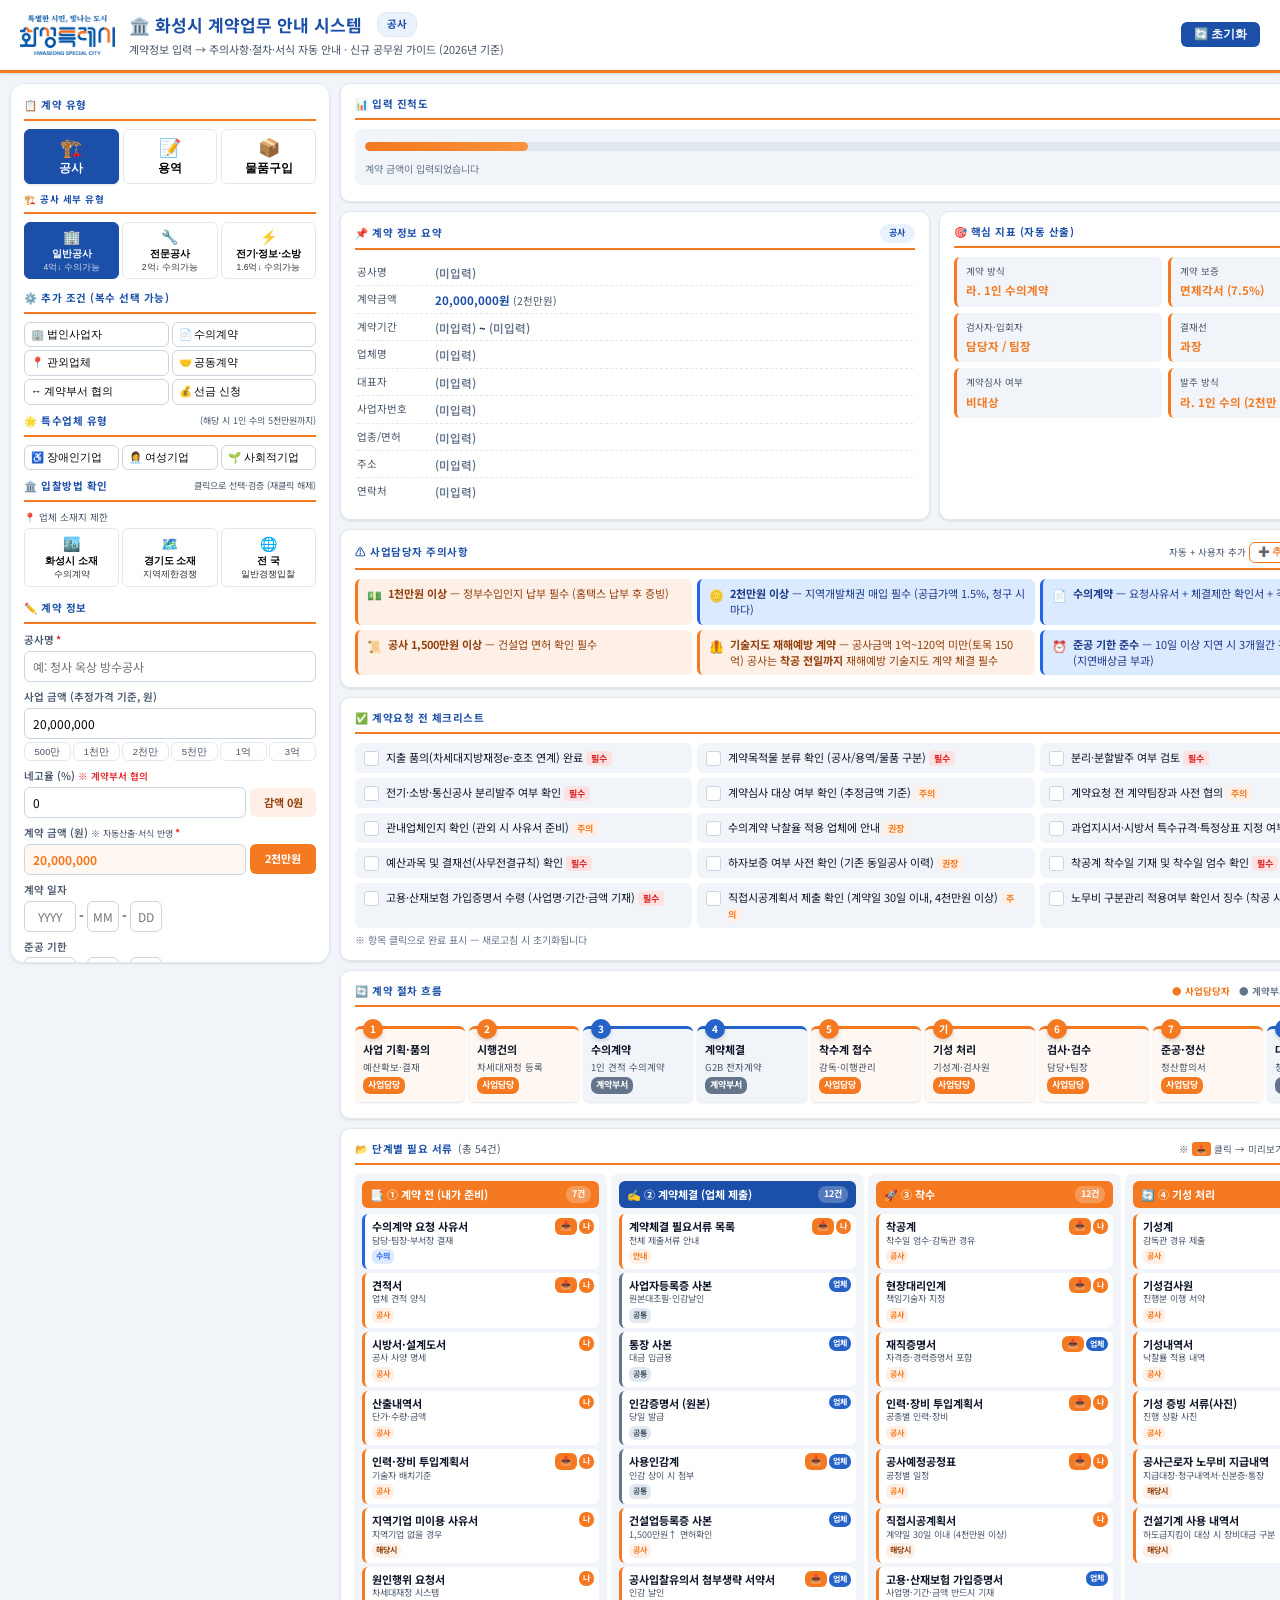
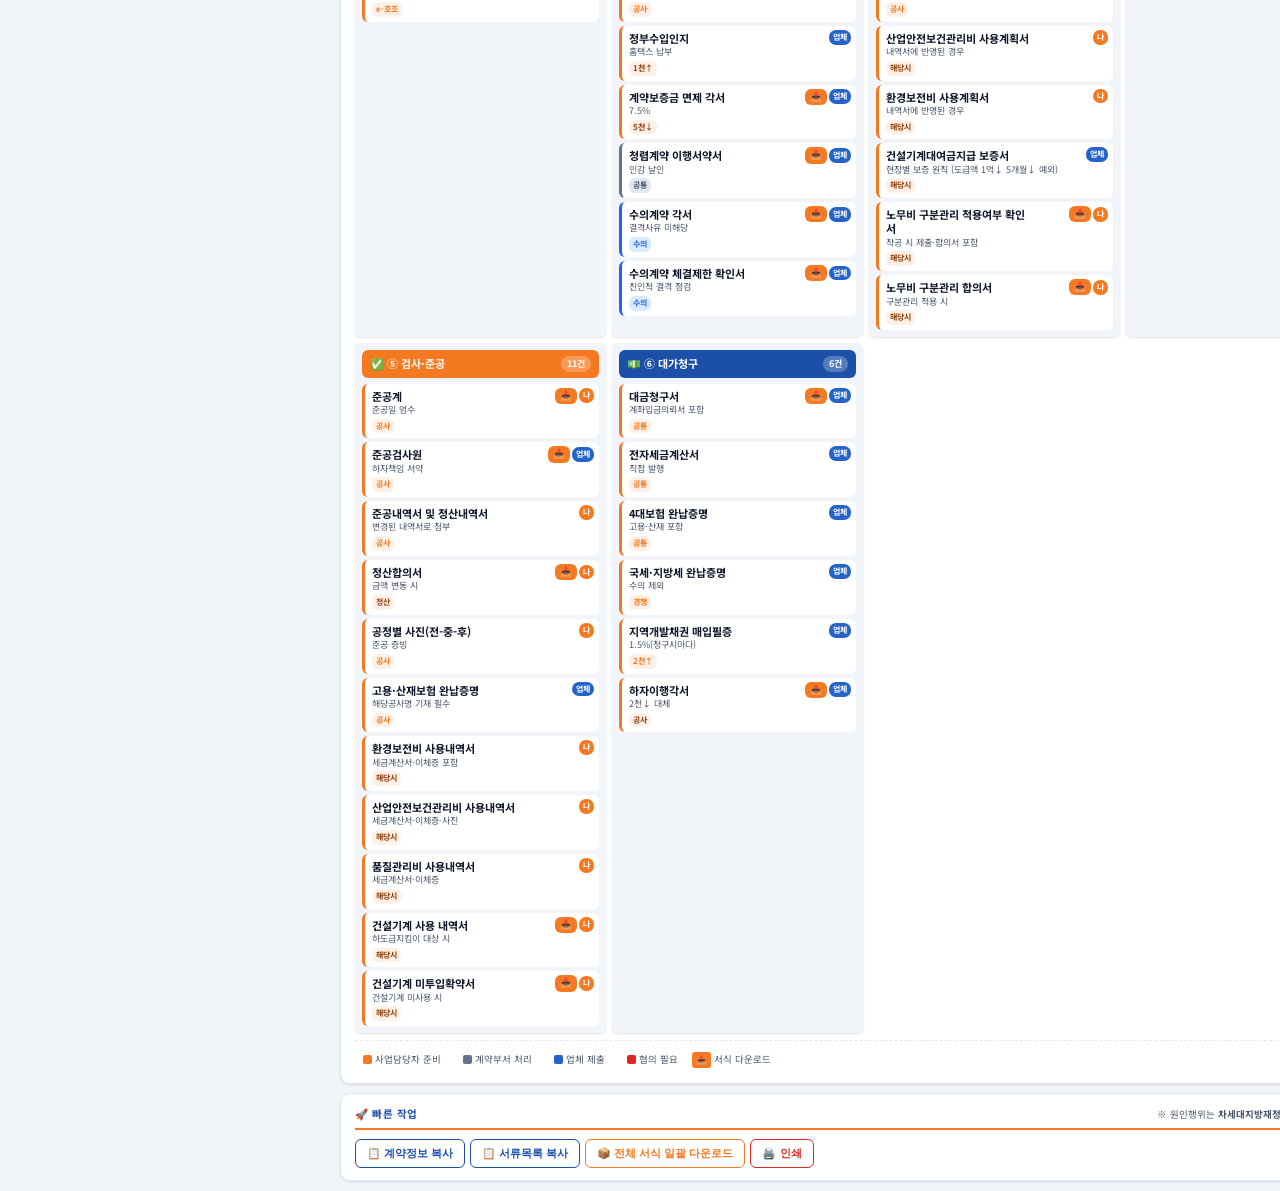
<file: 화성시_계약업무_대시보드.html>
<!DOCTYPE html>
<html lang="ko">
<head>
<meta charset="UTF-8">
<meta name="viewport" content="width=device-width, initial-scale=1.0">
<title>화성시 계약업무 안내 시스템</title>
<style>
/* ── FONTS ── */
@import url('https://fonts.googleapis.com/css2?family=Noto+Sans+KR:wght@400;500;600;700&display=swap');

:root {
  /* 브랜드 — 화성특례시 공식 컬러 */
  --primary: #1B4FA8;
  --primary-mid: #1F5BB8;
  --secondary: #2563C8;
  --accent: #F47920;
  --accent-light: #FEF0E6;
  --light-blue: #EBF2FF;

  /* 의미색 (기능 유지) */
  --me-green: #F47920;
  --me-green-bg: #FEF0E6;
  --me-green-light: #FFF7F2;
  --consult-red: #DC2626;
  --consult-red-bg: #FEE2E2;
  --consult-red-light: #FEF2F2;
  --warning: #F47920;
  --warning-bg: #FEF0E6;
  --info-blue: #2563EB;
  --info-bg: #DBEAFE;
  --audit-purple: #7C3AED;
  --audit-bg: #EDE9FE;

  /* 레이아웃 */
  --bg: #F1F5F9;
  --card: #FFFFFF;
  --border: #E2E8F0;
  --border-strong: #CBD5E1;
  --text: #0F172A;
  --text-mute: #475569;
  --text-light: #64748B;

  /* 간격 */
  --sp-xs: 4px; --sp-sm: 8px; --sp-md: 16px; --sp-lg: 24px; --sp-xl: 32px;

  /* 그림자 */
  --shadow-sm: 0 1px 3px rgba(15,23,42,.07), 0 1px 2px rgba(15,23,42,.05);
  --shadow-md: 0 4px 8px rgba(15,23,42,.08), 0 2px 4px rgba(15,23,42,.05);
  --shadow-lg: 0 10px 18px rgba(15,23,42,.09), 0 4px 6px rgba(15,23,42,.05);
  --shadow-xl: 0 20px 30px rgba(15,23,42,.12), 0 8px 12px rgba(15,23,42,.07);

  /* 반경 */
  --r-sm: 6px; --r-md: 10px; --r-lg: 14px;

  /* 전환 */
  --tr: all .2s ease;
}

/* ── 스크롤바 ── */
::-webkit-scrollbar{width:5px;height:5px}
::-webkit-scrollbar-track{background:var(--bg)}
::-webkit-scrollbar-thumb{background:var(--border-strong);border-radius:99px}
::-webkit-scrollbar-thumb:hover{background:var(--text-light)}

/* ── 포커스 ── */
:focus-visible{outline:3px solid var(--accent);outline-offset:2px;border-radius:var(--r-sm)}

/* ── 모션 감소 ── */
@media(prefers-reduced-motion:reduce){*{transition:none!important;animation:none!important}}

*{box-sizing:border-box;margin:0;padding:0}
body{font-family:'Noto Sans KR','Malgun Gothic','맑은 고딕',-apple-system,BlinkMacSystemFont,sans-serif;background:var(--bg);color:var(--text);font-size:13px;line-height:1.6;min-height:100vh}

/* ── HEADER ── */
.header{background:#FFFFFF;color:var(--text);padding:11px 20px;display:flex;align-items:center;justify-content:space-between;box-shadow:var(--shadow-sm);border-bottom:3px solid var(--accent)}
.header-left{display:flex;align-items:center;gap:14px}
.header-logo{height:44px;flex-shrink:0;display:flex;align-items:center}
.header-logo img{height:40px;width:auto;display:block}
.header-title h1{font-size:17px;font-weight:700;color:var(--primary);display:flex;align-items:center;gap:7px}
.header-title .sub{font-size:11px;color:var(--text-mute);margin-top:3px}
.role-tag{background:var(--light-blue);color:var(--primary);padding:3px 9px;border-radius:10px;font-size:10.5px;font-weight:700;margin-left:8px;border:1px solid var(--border)}
.btn-hdr{background:var(--primary);color:white;border:none;padding:5px 13px;border-radius:var(--r-sm);cursor:pointer;font-size:11.5px;font-weight:600;transition:var(--tr)}
.btn-hdr:hover{background:var(--secondary)}
.hdr-btns{display:flex;gap:5px;align-items:center}

/* ── MAIN LAYOUT ── */
.main{display:grid;grid-template-columns:320px 1fr;gap:10px;padding:10px;max-width:1700px;margin:0 auto}
.left-panel{background:var(--card);border:1px solid var(--border);border-radius:var(--r-lg);padding:13px;height:fit-content;position:sticky;top:10px;max-height:calc(100vh - 20px);overflow-y:auto;box-shadow:var(--shadow-sm);scrollbar-width:thin}
.right-panel{display:flex;flex-direction:column;gap:9px}

/* ── SECTION TITLE ── */
.sec{font-size:10.5px;font-weight:700;color:var(--primary);text-transform:uppercase;letter-spacing:.5px;border-bottom:2px solid var(--accent);padding-bottom:5px;margin-bottom:8px;display:flex;align-items:center;gap:5px;justify-content:space-between}
.sec:not(:first-child){margin-top:13px}

/* ── TYPE BUTTONS ── */
.type-grid{display:grid;grid-template-columns:repeat(3,1fr);gap:4px}
.type-btn{background:var(--card);border:1.5px solid var(--border);border-radius:var(--r-sm);padding:7px 3px;cursor:pointer;font-size:11.5px;text-align:center;font-weight:600;transition:var(--tr)}
.type-btn:hover{background:var(--accent-light);border-color:var(--accent)}
.type-btn.active{background:var(--primary);color:white;border-color:var(--primary);box-shadow:var(--shadow-sm)}
.type-btn.active:hover{background:var(--secondary);border-color:var(--accent)}
.type-btn .ico{display:block;font-size:18px;margin-bottom:2px}

/* ── OPTIONS ── */
.opts-grid{display:grid;grid-template-columns:repeat(2,1fr);gap:3px}
.opt{background:white;border:1px solid var(--border-strong);border-radius:var(--r-sm);padding:5px 6px;font-size:10.5px;cursor:pointer;text-align:left;transition:var(--tr);line-height:1.3}
.opt:hover{background:var(--accent-light);border-color:var(--accent)}
.opt.active{background:var(--me-green);color:white;border-color:var(--me-green)}
.opt.consult-s.active{background:var(--consult-red);border-color:var(--consult-red)}

/* ── FORM ── */
.fr{margin-bottom:7px}
.fl{display:block;font-size:10.5px;font-weight:600;color:var(--text-mute);margin-bottom:2px}
.fl.req::after{content:'*';color:var(--consult-red);margin-left:2px}
.fi{width:100%;padding:6px 8px;border:1px solid var(--border-strong);border-radius:var(--r-sm);font-family:inherit;font-size:12px;background:white;transition:var(--tr)}
.fi:focus{outline:none;border-color:var(--accent);box-shadow:0 0 0 3px rgba(244,121,32,.18)}
.amt-row{display:flex;gap:4px;align-items:center}
.amt-pill{background:var(--light-blue);color:var(--primary);padding:6px 8px;border-radius:var(--r-sm);font-weight:700;font-size:11px;white-space:nowrap;min-width:66px;text-align:center}
.quick-row{display:grid;grid-template-columns:repeat(6,1fr);gap:2px;margin-top:3px}
.qb{background:white;border:1px solid var(--border);border-radius:var(--r-sm);padding:3px 2px;font-size:9.5px;cursor:pointer;color:var(--text-mute);line-height:1.2;text-align:center;transition:var(--tr)}
.qb:hover{background:var(--accent-light);color:var(--accent);border-color:var(--accent)}

/* ── MINI BUTTONS ── */
.mini-btns{display:flex;gap:3px}
.mb{border:1px solid var(--border-strong);background:white;padding:3px 8px;border-radius:var(--r-sm);font-size:10px;cursor:pointer;font-weight:600;color:var(--text);transition:var(--tr)}
.mb.sv{color:var(--me-green);border-color:var(--me-green)}
.mb.sv:hover{background:var(--me-green);color:white}
.mb.ld{color:var(--secondary);border-color:var(--secondary)}
.mb.ld:hover{background:var(--secondary);color:white}
.mb.cl{color:var(--consult-red);border-color:var(--consult-red)}
.mb.cl:hover{background:var(--consult-red);color:white}
.saved-info{font-size:10px;color:var(--text-mute);background:var(--me-green-light);border:1px dashed var(--me-green);border-radius:var(--r-sm);padding:3px 6px;margin-bottom:7px;display:none}
.saved-info.on{display:block}

/* ── CARDS ── */
.card{background:var(--card);border:1px solid var(--border);border-radius:var(--r-md);padding:12px 14px;box-shadow:var(--shadow-sm);transition:var(--tr)}
.card:hover{box-shadow:var(--shadow-md);transform:translateY(-1px)}
.card-title{font-size:10.5px;font-weight:700;color:var(--primary);text-transform:uppercase;letter-spacing:.5px;border-bottom:2px solid var(--accent);padding-bottom:5px;margin-bottom:9px;display:flex;align-items:center;justify-content:space-between}
.card-title .l{display:flex;align-items:center;gap:5px}
.badge-type{font-size:9px;background:var(--light-blue);color:var(--primary);padding:2px 9px;border-radius:20px;font-weight:700}

/* ── INFO TABLE ── */
.info-tbl{width:100%;font-size:11.5px}
.info-tbl td{padding:3px 0;border-bottom:1px dashed var(--border);vertical-align:top}
.info-tbl td.lbl{color:var(--text-mute);width:76px;font-size:10.5px}
.info-tbl td.val{font-weight:600}
.info-tbl tr:last-child td{border:none}

/* ── STAT GRID ── */
.stat-grid{display:grid;grid-template-columns:repeat(2,1fr);gap:6px}
.stat-box{background:var(--bg);border-radius:var(--r-sm);padding:7px 9px;border-left:3px solid var(--accent)}
.stat-lbl{font-size:9.5px;color:var(--text-mute);margin-bottom:2px}
.stat-val{font-size:11.5px;font-weight:700}
.stat-val.ok{color:var(--me-green)}
.stat-val.warn{color:var(--warning)}
.stat-val.alert{color:var(--consult-red)}
.stat-box.ok{border-color:var(--me-green)}
.stat-box.warn{border-color:var(--warning)}
.stat-box.alert{border-color:var(--consult-red)}

/* ── ALERTS ── */
.alerts-wrap{display:grid;grid-template-columns:repeat(auto-fill,minmax(260px,1fr));gap:5px}
.al{padding:7px 9px;border-radius:var(--r-sm);font-size:11px;display:flex;gap:6px;align-items:flex-start;border-left:3px solid;line-height:1.45;position:relative}
.al.consult{background:var(--consult-red-bg);border-color:var(--consult-red);color:#7F1D1D}
.al.warning{background:var(--warning-bg);border-color:var(--warning);color:#92400E}
.al.info{background:var(--info-bg);border-color:var(--info-blue);color:#1E3A8A}
.al.success{background:var(--me-green-bg);border-color:var(--me-green);color:#7C2D12}
.al-ico{flex-shrink:0;font-size:12px}
.al.custom{padding-right:48px}
.al-acts{position:absolute;top:4px;right:4px;display:none;gap:2px}
.al.custom:hover .al-acts{display:flex}
.al-act{background:rgba(255,255,255,.9);border:1px solid var(--border-strong);border-radius:var(--r-sm);padding:1px 4px;font-size:9.5px;cursor:pointer}
.al-act.del{color:var(--consult-red);border-color:var(--consult-red)}
.al-act.del:hover{background:var(--consult-red);color:white}
.user-bdg{font-size:8px;background:rgba(0,0,0,.08);padding:1px 4px;border-radius:5px;margin-left:3px;font-weight:700;vertical-align:middle}

/* ── FLOW ── */
.flow-wrap{display:flex;gap:4px;overflow-x:auto;padding:10px 0 4px}
.flow-step{flex:1;min-width:110px;background:var(--bg);border-radius:var(--r-sm);padding:8px;position:relative;border-top:3px solid var(--secondary);box-shadow:var(--shadow-sm)}
.flow-step.me{border-top-color:var(--me-green);background:var(--me-green-light)}
.flow-step.consult{border-top-color:var(--consult-red);background:var(--consult-red-light)}
.flow-step.audit{border-top-color:var(--audit-purple);background:var(--audit-bg)}
.flow-num{position:absolute;top:-10px;left:8px;background:var(--secondary);color:white;width:20px;height:20px;border-radius:50%;display:flex;align-items:center;justify-content:center;font-size:10px;font-weight:700;box-shadow:0 2px 4px rgba(0,0,0,.15)}
.flow-step.me .flow-num{background:var(--me-green)}
.flow-step.consult .flow-num{background:var(--consult-red)}
.flow-step.audit .flow-num{background:var(--audit-purple)}
.flow-name{font-size:11px;font-weight:700;margin:4px 0 2px}
.flow-desc{font-size:9.5px;color:var(--text-mute);line-height:1.3}
.flow-actor{display:inline-block;font-size:9px;padding:1px 5px;border-radius:7px;margin-top:3px;font-weight:700}
.flow-actor.me{background:var(--me-green);color:white}
.flow-actor.them{background:var(--text-light);color:white}
.flow-actor.consult{background:var(--consult-red);color:white}
.flow-actor.audit{background:var(--audit-purple);color:white}

/* ── CHECKLIST ── */
.check-wrap{display:grid;grid-template-columns:repeat(auto-fill,minmax(280px,1fr));gap:5px;margin-bottom:4px}
.check-item{display:flex;align-items:flex-start;gap:7px;padding:6px 8px;background:var(--bg);border-radius:var(--r-sm);cursor:pointer;transition:var(--tr);border:1px solid transparent}
.check-item:hover{border-color:var(--border)}
.check-item.done{background:var(--me-green-light);border-color:#FED7AA}
.check-cb{width:15px;height:15px;border-radius:3px;border:1.5px solid var(--border-strong);flex-shrink:0;display:flex;align-items:center;justify-content:center;font-size:10px;margin-top:1px;background:white}
.check-item.done .check-cb{background:var(--me-green);border-color:var(--me-green);color:white}
.check-txt{font-size:11px;line-height:1.4}
.check-txt .ctag{font-size:9px;padding:1px 5px;border-radius:4px;font-weight:700;margin-left:3px}
.ctag.req{background:var(--consult-red-bg);color:var(--consult-red)}
.ctag.warn{background:var(--warning-bg);color:var(--warning)}
.ctag.ok{background:var(--me-green-bg);color:var(--me-green)}
.ctag.info{background:var(--info-bg);color:var(--info-blue)}
.check-item.done .check-txt{color:var(--text-mute);text-decoration:line-through}

/* ── DOCS GRID ── */
.docs-grid{display:grid;grid-template-columns:repeat(6,1fr);gap:6px}
.doc-stage{background:var(--bg);border-radius:var(--r-sm);padding:7px;display:flex;flex-direction:column;box-shadow:var(--shadow-sm)}
.doc-stage-hd{font-size:11px;font-weight:700;color:white;background:var(--primary);padding:5px 8px;border-radius:var(--r-sm);margin-bottom:6px;display:flex;align-items:center;justify-content:space-between}
.doc-stage-hd.me{background:var(--me-green)}
.doc-stage-hd.them{background:var(--text-light)}
.doc-stage-hd.audit{background:var(--audit-purple)}
.doc-cnt{background:rgba(255,255,255,.25);padding:1px 6px;border-radius:8px;font-size:9px}
.doc-list{display:flex;flex-direction:column;gap:4px;flex:1}
.doc-item{background:white;border-radius:var(--r-sm);padding:5px 7px;border-left:3px solid var(--secondary);font-size:11px;position:relative;transition:var(--tr)}
.doc-item:hover{box-shadow:var(--shadow-sm)}
.doc-item.required{border-left-color:var(--me-green)}
.doc-item.conditional{border-left-color:var(--warning)}
.doc-item.common{border-left-color:var(--text-light)}
.doc-item.special{border-left-color:var(--info-blue)}
.doc-item.consult-i{border-left-color:var(--consult-red)}
.doc-acts{position:absolute;top:4px;right:5px;display:flex;gap:2px;align-items:center}
.dl-btn{background:var(--me-green);color:white;border:none;padding:1px 5px;border-radius:var(--r-sm);cursor:pointer;font-size:9.5px;font-weight:700;line-height:1.5;transition:var(--tr)}
.dl-btn:hover{background:#0D7A31;transform:scale(1.08)}
.doc-owner{font-size:8px;padding:1px 4px;border-radius:7px;font-weight:700}
.doc-owner.me{background:var(--me-green);color:white}
.doc-owner.them{background:var(--text-light);color:white}
.doc-owner.vendor{background:var(--secondary);color:white}
.doc-owner.audit{background:var(--audit-purple);color:white}
.doc-nm{font-weight:700;line-height:1.3;padding-right:48px}
.doc-nm.wd{padding-right:74px}
.doc-dc{font-size:9px;color:var(--text-mute);margin-top:1px;line-height:1.3;padding-right:48px}
.doc-tag{display:inline-block;font-size:8px;padding:1px 4px;border-radius:6px;margin-top:2px;font-weight:700}
.doc-tag.required{background:var(--me-green-bg);color:var(--me-green)}
.doc-tag.conditional{background:var(--warning-bg);color:#92400E}
.doc-tag.common{background:#E2E8F0;color:var(--text-mute)}
.doc-tag.special{background:var(--info-bg);color:var(--info-blue)}
.doc-tag.consult-i{background:var(--consult-red-bg);color:var(--consult-red)}

/* ── LEGEND ── */
.legend{display:flex;gap:6px;font-size:9.5px;color:var(--text-mute);margin-top:7px;flex-wrap:wrap;padding-top:7px;border-top:1px dashed var(--border);align-items:center}
.leg{display:flex;align-items:center;gap:3px}
.leg-dot{width:9px;height:9px;border-radius:2px;flex-shrink:0}
.leg-btn{background:var(--me-green);color:white;padding:1px 4px;border-radius:3px;font-size:8.5px;font-weight:700}

/* ── 절차/서류 범주 필터 ── */
.leg[data-filter]{cursor:pointer;padding:3px 7px;border-radius:var(--r-sm);transition:var(--tr);user-select:none;border:1px solid transparent}
.leg[data-filter]:hover{background:var(--bg);color:var(--text);border-color:var(--border)}
.leg[data-filter].fil-on{background:white;color:var(--text);font-weight:700;border-color:var(--border-strong);box-shadow:var(--shadow-sm)}
.legend-hint{font-size:9px;color:var(--text-light);margin-left:auto;font-style:italic}

.flow-wrap.fil-active .flow-step{opacity:.15;transform:scale(.97);transition:opacity .2s,transform .2s,box-shadow .2s;filter:grayscale(.4)}
.flow-wrap.fil-active .flow-step.fil-hi{opacity:1;transform:scale(1.04);box-shadow:var(--shadow-md);filter:none;z-index:2;position:relative}

.docs-grid.fil-active .doc-item{opacity:.1;transition:opacity .2s,box-shadow .2s}
.docs-grid.fil-active .doc-item.fil-hi{opacity:1;box-shadow:0 0 0 2px var(--accent),var(--shadow-sm)}

/* ── ACTION ROW ── */
.act-row{display:flex;gap:5px;flex-wrap:wrap}
.btn-act{background:white;border:1px solid var(--primary);color:var(--primary);padding:6px 11px;border-radius:var(--r-sm);cursor:pointer;font-size:11px;font-weight:600;transition:var(--tr)}
.btn-act:hover{background:var(--primary);color:white}
.btn-act.g{border-color:var(--me-green);color:var(--me-green)}
.btn-act.g:hover{background:var(--me-green);color:white}
.btn-act.r{border-color:var(--consult-red);color:var(--consult-red)}
.btn-act.r:hover{background:var(--consult-red);color:white}

/* ── ALERT TYPE TOGGLE ── */
.al-type-btn{background:white;border:1.5px solid var(--border);border-radius:var(--r-sm);padding:5px 3px;cursor:pointer;font-size:10.5px;font-weight:600;color:var(--text);transition:var(--tr)}
.al-type-btn:hover{background:var(--bg)}
.al-type-btn.active{background:var(--primary);color:white;border-color:var(--primary)}

/* ── MODAL ── */
.modal-ov{display:none;position:fixed;top:0;left:0;right:0;bottom:0;background:rgba(15,23,42,.6);backdrop-filter:blur(4px);z-index:1000;align-items:center;justify-content:center;padding:20px}
.modal-ov.on{display:flex}
.modal{background:white;border-radius:var(--r-lg);max-width:860px;width:100%;max-height:92vh;display:flex;flex-direction:column;box-shadow:var(--shadow-xl);border:1px solid rgba(255,255,255,.1)}
.modal-hdr{padding:11px 16px;border-bottom:1px solid var(--border);display:flex;align-items:center;justify-content:space-between;background:linear-gradient(135deg,var(--primary) 0%,var(--secondary) 100%);color:white;border-radius:var(--r-lg) var(--r-lg) 0 0}
.modal-hdr h3{font-size:14px;font-weight:700}
.modal-acts{display:flex;gap:5px}
.modal-body{padding:26px 34px;overflow-y:auto;flex:1}
.modal-close{background:rgba(255,255,255,.2);border:none;color:white;width:26px;height:26px;border-radius:var(--r-sm);cursor:pointer;font-size:14px;transition:var(--tr)}
.modal-close:hover{background:rgba(255,255,255,.35)}

/* ── PRINT DOC ── */
.pdoc{font-family:'Noto Sans KR','Malgun Gothic','맑은 고딕',serif;color:black;line-height:1.75;font-size:13px}
.pdoc h1.dtitle{font-size:21px;font-weight:700;text-align:center;margin:0 0 22px;letter-spacing:8px}
.pdoc .dsub{font-size:10.5px;color:#555;text-align:left;margin-bottom:3px}
.pdoc table.ftbl{width:100%;border-collapse:collapse;margin:12px 0;border-radius:var(--r-sm)}
.pdoc table.ftbl td,.pdoc table.ftbl th{border:1px solid black;padding:8px 10px;font-size:12.5px;vertical-align:middle}
.pdoc table.ftbl th{background:#F3F4F6;font-weight:700;text-align:center}
.pdoc .sup-tbl{width:200px;margin-left:auto;border-collapse:collapse}
.pdoc .sup-tbl th,.pdoc .sup-tbl td{border:1px solid black;padding:4px 7px;font-size:11px;text-align:center}
.pdoc .sup-tbl th{background:#F9FAFB;width:58px}
.pdoc .dinfo{margin:16px 0;padding-left:3px}
.pdoc .dinfo p{margin:4px 0;font-size:13px}
.pdoc .ddate{text-align:center;margin:24px 0 14px;font-size:13px}
.pdoc .dsign{margin:5px 0;padding-left:48%;font-size:13px}
.pdoc .dsign p{margin:2px 0}
.pdoc .drec{border-top:1px solid black;text-align:center;font-weight:700;margin-top:18px;font-size:13.5px;padding-top:10px}
.pdoc .dfn{font-size:10.5px;color:#555;margin-top:8px;padding-top:5px;border-top:1px dashed #999}
.pdoc ul.ldisk{margin:5px 0 5px 20px}
.pdoc ul.ldisk li{margin:2px 0;font-size:12.5px}
.pdoc .appr{margin:14px 0;padding:0 6px;font-size:13px;line-height:2}
.pdoc .appr p{margin:2px 0}
.pdoc .sh{font-weight:700;margin:12px 0 5px;font-size:13px}
.pdoc .rc{padding-left:12px;line-height:1.9;font-size:12.5px}
.pdoc .rc p{margin:4px 0}
.pdoc .fnote{background:#FEF3C7;border-left:3px solid #F59E0B;padding:7px 11px;margin:10px 0;font-size:11px;color:#78350F;border-radius:var(--r-sm)}

/* ── PROGRESS BAR ── */
.progress-wrap{background:var(--bg);border-radius:var(--r-sm);padding:8px 10px;margin-bottom:4px}
.progress-bar-row{display:flex;align-items:center;gap:8px;margin-bottom:4px}
.progress-bar{flex:1;height:9px;background:var(--border);border-radius:var(--r-sm);overflow:hidden}
.progress-fill{height:100%;background:linear-gradient(90deg,var(--me-green) 0%,#FB923C 100%);border-radius:var(--r-sm);transition:width .4s cubic-bezier(.4,0,.2,1)}
.progress-lbl{font-size:11px;color:var(--text-mute)}
.progress-pct{font-size:13px;font-weight:700;color:var(--me-green);min-width:36px;text-align:right}
.progress-note{font-size:10px;color:var(--text-light)}

/* ── 공사 세부유형 ── */
#con-type-sec{margin-top:8px}
.con-type-grid{display:grid;grid-template-columns:repeat(3,1fr);gap:3px}
.con-type-btn{background:var(--card);border:1.5px solid var(--border);border-radius:var(--r-sm);padding:5px 2px;cursor:pointer;font-size:10px;text-align:center;font-weight:600;transition:var(--tr);line-height:1.3}
.con-type-btn:hover{background:var(--accent-light);border-color:var(--accent)}
.con-type-btn.active{background:var(--primary);color:white;border-color:var(--primary)}
.con-type-btn .cico{display:block;font-size:14px;margin-bottom:1px}

/* ── 업체 소재지 / 견적방식 버튼 ── */
.bid-loc-grid{display:grid;grid-template-columns:repeat(3,1fr);gap:3px;margin-bottom:4px}
.bid-btn{background:var(--card);border:1.5px solid var(--border);border-radius:var(--r-sm);padding:6px 2px;cursor:pointer;font-size:10px;text-align:center;font-weight:600;transition:var(--tr);line-height:1.3;width:100%}
.bid-btn:hover{background:var(--accent-light);border-color:var(--accent)}
.bid-btn.active{background:var(--primary);color:white;border-color:var(--primary)}
.bid-btn .bico{display:block;font-size:14px;margin-bottom:1px}
.bid-btn small{font-size:8.5px;font-weight:400;opacity:.85}
.bid-qt-grid{display:grid;grid-template-columns:repeat(2,1fr);gap:3px}
.qt-btn{background:var(--card);border:1.5px solid var(--border);border-radius:var(--r-sm);padding:6px 4px;cursor:pointer;font-size:10px;text-align:center;font-weight:600;transition:var(--tr);line-height:1.3;width:100%}
.qt-btn:hover{background:var(--accent-light);border-color:var(--accent)}
.qt-btn.active{background:var(--secondary);color:white;border-color:var(--secondary)}
.qt-btn .bico{display:block;font-size:14px;margin-bottom:1px}
.qt-btn small{font-size:8.5px;font-weight:400;opacity:.85}
.bid-sub-lbl{font-size:9.5px;color:var(--text-mute);margin-bottom:3px;display:flex;align-items:center;gap:3px}
.opt.locked{cursor:not-allowed!important;position:relative;opacity:.9}
.opt.locked::after{content:'🔒';font-size:8px;position:absolute;top:2px;right:3px;line-height:1}

/* ── 날짜 그룹 ── */
.date-group{display:flex;align-items:center;gap:3px}
.date-sep{color:var(--text-mute);font-weight:700;font-size:13px;flex-shrink:0}
.date-y{width:52px!important;text-align:center;padding:6px 4px!important}
.date-m,.date-d{width:32px!important;text-align:center;padding:6px 4px!important}

/* ── 담당자 프로필 목록 ── */
#profile-list-wrap{display:none;margin-bottom:8px;border:1px solid var(--border);border-radius:var(--r-sm);background:var(--bg);padding:6px}
.pfl-hd{font-size:9.5px;color:var(--text-mute);font-weight:700;margin-bottom:5px;text-transform:uppercase;letter-spacing:.3px}
.pfl-item{display:flex;align-items:center;gap:5px;padding:5px 7px;background:white;border-radius:var(--r-sm);margin-bottom:3px;border:1px solid var(--border);transition:var(--tr)}
.pfl-item:hover{border-color:var(--accent);background:var(--light-blue)}
.pfl-load{flex:1;cursor:pointer;text-align:left;background:none;border:none;padding:0}
.pfl-name{font-size:11.5px;font-weight:700;color:var(--text);display:block}
.pfl-date{font-size:9.5px;color:var(--text-mute);display:block}
.pfl-del{background:none;border:none;color:var(--text-light);cursor:pointer;font-size:13px;padding:2px 5px;border-radius:3px;transition:var(--tr);flex-shrink:0;line-height:1}
.pfl-del:hover{background:var(--consult-red-bg);color:var(--consult-red)}
.pfl-empty{font-size:11px;color:var(--text-mute);text-align:center;padding:8px}

/* ── RESPONSIVE ── */
@media (max-width:1400px){.docs-grid{grid-template-columns:repeat(4,1fr)}}
@media (max-width:1200px){.docs-grid{grid-template-columns:repeat(3,1fr)}}
@media (max-width:900px){.main{grid-template-columns:1fr}.left-panel{position:static;max-height:none}.docs-grid{grid-template-columns:repeat(2,1fr)}.stat-grid{grid-template-columns:1fr}}
@media print{.left-panel,.header,.act-row{display:none}.main{grid-template-columns:1fr}body{background:white}.modal-ov{position:static;background:white;padding:0}.modal{max-width:100%;max-height:none;box-shadow:none}.modal-hdr{display:none}.modal-body{padding:0}}
</style>
</head>
<body>

<div class="header">
  <div class="header-left">
    <div class="header-logo">
      <img src="assets/hs_logo.gif" alt="화성특례시" onerror="this.parentElement.style.display='none'">
    </div>
    <div class="header-title">
      <h1>🏛️ 화성시 계약업무 안내 시스템 <span class="role-tag" id="role-tag">공사</span></h1>
      <div class="sub">계약정보 입력 → 주의사항·절차·서식 자동 안내 · 신규 공무원 가이드 (2026년 기준)</div>
    </div>
  </div>
  <div class="hdr-btns">
    <button class="btn-hdr" onclick="resetForm()">🔄 초기화</button>
  </div>
</div>

<div class="main">

<!-- ════ 좌측 입력 패널 ════ -->
<div class="left-panel">

  <div class="sec">📋 계약 유형</div>
  <div class="type-grid" id="type-btns">
    <button class="type-btn active" data-type="construction"><span class="ico">🏗️</span>공사</button>
    <button class="type-btn" data-type="service"><span class="ico">📝</span>용역</button>
    <button class="type-btn" data-type="goods"><span class="ico">📦</span>물품구입</button>
  </div>

  <!-- 공사 세부 유형 (공사 선택 시만 표시) -->
  <div id="con-type-sec">
    <div class="sec" style="margin-top:8px;font-size:9.5px">🏗️ 공사 세부 유형</div>
    <div class="con-type-grid" id="con-type-btns">
      <button class="con-type-btn active" data-contype="general"><span class="cico">🏢</span>일반공사<br><span style="font-size:8.5px;font-weight:400;opacity:.8">4억↓ 수의가능</span></button>
      <button class="con-type-btn" data-contype="specialty"><span class="cico">🔧</span>전문공사<br><span style="font-size:8.5px;font-weight:400;opacity:.8">2억↓ 수의가능</span></button>
      <button class="con-type-btn" data-contype="electrical"><span class="cico">⚡</span>전기·정보·소방<br><span style="font-size:8.5px;font-weight:400;opacity:.8">1.6억↓ 수의가능</span></button>
    </div>
  </div>

  <div class="sec" style="margin-top:11px">⚙️ 추가 조건 (복수 선택 가능)</div>
  <div class="opts-grid">
    <button class="opt" data-opt="corp">🏢 법인사업자</button>
    <button class="opt" data-opt="suuie">📄 수의계약</button>
    <button class="opt" data-opt="outside">📍 관외업체</button>
    <button class="opt" data-opt="joint">🤝 공동계약</button>
    <button class="opt consult-s" data-opt="consult">↔️ 계약부서 협의</button>
    <button class="opt" data-opt="advance">💰 선금 신청</button>
  </div>

  <div class="sec" style="margin-top:8px">🌟 특수업체 유형 <span style="font-size:9px;font-weight:400;color:var(--text-mute);text-transform:none;letter-spacing:0">(해당 시 1인 수의 5천만원까지)</span></div>
  <div class="opts-grid" style="grid-template-columns:repeat(3,1fr)">
    <button class="opt" data-opt="disability">♿ 장애인기업</button>
    <button class="opt" data-opt="women">👩‍💼 여성기업</button>
    <button class="opt" data-opt="social">🌱 사회적기업</button>
  </div>

  <div class="sec" style="margin-top:8px">🏛️ 입찰방법 확인 <span style="font-size:9px;font-weight:400;color:var(--text-mute);text-transform:none;letter-spacing:0">클릭으로 선택·검증 (재클릭 해제)</span></div>
  <div class="bid-sub-lbl">📍 업체 소재지 제한</div>
  <div class="bid-loc-grid">
    <button class="bid-btn" data-loc="hwaseong"><span class="bico">🏙️</span>화성시 소재<br><small>수의계약</small></button>
    <button class="bid-btn" data-loc="gyeonggi"><span class="bico">🗺️</span>경기도 소재<br><small>지역제한경쟁</small></button>
    <button class="bid-btn" data-loc="national"><span class="bico">🌐</span>전 국<br><small>일반경쟁입찰</small></button>
  </div>
  <div id="qt-sec" style="display:none;margin-top:5px">
    <div class="bid-sub-lbl">📋 견적 방식 <span style="font-size:8.5px;color:var(--text-light)">(수의계약 적용)</span></div>
    <div class="bid-qt-grid">
      <button class="qt-btn" data-qt="single"><span class="bico">👤</span>1인 견적<br><small id="qt-single-hint">2천만원↓</small></button>
      <button class="qt-btn" data-qt="multiple"><span class="bico">👥</span>2인 이상 견적<br><small>소액수의 범위</small></button>
    </div>
  </div>

  <div class="sec">✏️ 계약 정보</div>
  <div class="fr">
    <label class="fl req" id="name-label">공사명</label>
    <input type="text" class="fi" id="contract-name" placeholder="예: 청사 옥상 방수공사">
  </div>
  <div class="fr">
    <label class="fl">사업 금액 (추정가격 기준, 원)</label>
    <input type="text" class="fi" id="project-amount" value="20,000,000">
    <div class="quick-row">
      <button class="qb" data-amount="5000000">500만</button>
      <button class="qb" data-amount="10000000">1천만</button>
      <button class="qb" data-amount="20000000">2천만</button>
      <button class="qb" data-amount="50000000">5천만</button>
      <button class="qb" data-amount="100000000">1억</button>
      <button class="qb" data-amount="300000000">3억</button>
    </div>
  </div>
  <div class="fr">
    <label class="fl">네고율 (%) <span style="color:var(--consult-red);font-size:9.5px">※ 계약부서 협의</span></label>
    <div class="amt-row">
      <input type="number" class="fi" id="nego-rate" value="0" min="0" max="100" step="0.1" style="flex:1">
      <span class="amt-pill" id="nego-amt" style="background:var(--warning-bg);color:#92400E">감액 0원</span>
    </div>
  </div>
  <div class="fr">
    <label class="fl req">계약 금액 (원) <span style="font-size:9px;font-weight:400;color:var(--text-mute)">※ 자동산출·서식 반영</span></label>
    <div class="amt-row">
      <input type="text" class="fi" id="amount-input" value="20,000,000" readonly style="background:var(--me-green-light);font-weight:700;color:var(--me-green);flex:1">
      <span class="amt-pill" id="amt-display" style="background:var(--me-green);color:white">2천만원</span>
    </div>
  </div>
  <div class="fr">
    <label class="fl">계약 일자</label>
    <input type="hidden" id="start-date">
    <div class="date-group">
      <input type="text" class="fi date-y" id="start-y" placeholder="YYYY" maxlength="4" inputmode="numeric">
      <span class="date-sep">-</span>
      <input type="text" class="fi date-m" id="start-m" placeholder="MM" maxlength="2" inputmode="numeric">
      <span class="date-sep">-</span>
      <input type="text" class="fi date-d" id="start-d" placeholder="DD" maxlength="2" inputmode="numeric">
    </div>
  </div>
  <div class="fr">
    <label class="fl" id="end-label">준공 기한</label>
    <input type="hidden" id="end-date">
    <div class="date-group">
      <input type="text" class="fi date-y" id="end-y" placeholder="YYYY" maxlength="4" inputmode="numeric">
      <span class="date-sep">-</span>
      <input type="text" class="fi date-m" id="end-m" placeholder="MM" maxlength="2" inputmode="numeric">
      <span class="date-sep">-</span>
      <input type="text" class="fi date-d" id="end-d" placeholder="DD" maxlength="2" inputmode="numeric">
    </div>
  </div>

  <div class="sec">🏢 업체 정보</div>
  <div class="fr"><label class="fl">업체명 (상호)</label><input type="text" class="fi" id="vendor-name" placeholder="예: (주)화성건설"></div>
  <div class="fr"><label class="fl">대표자</label><input type="text" class="fi" id="rep" placeholder="예: 홍길동"></div>
  <div class="fr"><label class="fl">사업자등록번호</label><input type="text" class="fi" id="biz-num" placeholder="예: 123-45-67890"></div>
  <div class="fr"><label class="fl">사업장 주소</label><input type="text" class="fi" id="address" placeholder="예: 화성시 향남읍 향남로 470"></div>
  <div class="fr"><label class="fl" id="ind-label">업종 / 면허</label><input type="text" class="fi" id="industry" placeholder="예: 실내건축공사업"></div>
  <div class="fr"><label class="fl">전화번호</label><input type="text" class="fi" id="phone" placeholder="예: 031-1234-5678"></div>

  <div class="sec">
    <span>👤 담당자·결재 정보</span>
    <span class="mini-btns">
      <button class="mb sv" onclick="saveApprovers()">💾 저장</button>
      <button class="mb ld" onclick="toggleProfileList()">📂 불러오기</button>
      <button class="mb cl" onclick="clearAllProfiles()">🗑️</button>
    </span>
  </div>
  <div class="saved-info" id="saved-info"></div>
  <div id="profile-list-wrap">
    <div class="pfl-hd">저장된 담당자 프로필</div>
    <div id="profile-list-inner"></div>
  </div>
  <div class="fr"><label class="fl">소속 부서</label><input type="text" class="fi" id="dept" placeholder="예: 총무과 계약팀"></div>
  <div class="fr"><label class="fl">담당자 직급</label><input type="text" class="fi" id="officer-rank" placeholder="예: 행정8급"></div>
  <div class="fr"><label class="fl">담당자 성명</label><input type="text" class="fi" id="officer-name" placeholder="예: 김담당"></div>
  <div class="fr"><label class="fl">팀장 직급</label><input type="text" class="fi" id="leader-rank" placeholder="예: 행정6급"></div>
  <div class="fr"><label class="fl">팀장 성명</label><input type="text" class="fi" id="leader-name" placeholder="예: 이팀장"></div>
  <div class="fr"><label class="fl">부서장 직급</label><input type="text" class="fi" id="head-rank" placeholder="예: 행정5급"></div>
  <div class="fr"><label class="fl">부서장 성명</label><input type="text" class="fi" id="head-name" placeholder="예: 박과장"></div>
</div>

<!-- ════ 우측 결과 패널 ════ -->
<div class="right-panel">

  <!-- 진행 진척도 -->
  <div class="card">
    <div class="card-title">
      <span class="l">📊 입력 진척도</span>
      <span style="font-size:9.5px;color:var(--text-mute);text-transform:none;letter-spacing:0">필수 항목 기준</span>
    </div>
    <div class="progress-wrap">
      <div class="progress-bar-row">
        <div class="progress-bar"><div class="progress-fill" id="prog-fill" style="width:0%"></div></div>
        <span class="progress-pct" id="prog-pct">0%</span>
      </div>
      <div class="progress-note" id="prog-note">계약명, 금액, 계약일자, 업체명을 입력하세요</div>
    </div>
  </div>

  <!-- 정보요약 + 핵심지표 -->
  <div style="display:grid;grid-template-columns:1.3fr 1fr;gap:9px">
    <div class="card">
      <div class="card-title">
        <span class="l">📌 계약 정보 요약</span>
        <span class="badge-type" id="badge-type">공사</span>
      </div>
      <table class="info-tbl" id="info-tbl"></table>
    </div>
    <div class="card">
      <div class="card-title"><span class="l">🎯 핵심 지표 (자동 산출)</span></div>
      <div class="stat-grid">
        <div class="stat-box" id="sb-method"><div class="stat-lbl">계약 방식</div><div class="stat-val" id="sv-method">-</div></div>
        <div class="stat-box" id="sb-bond"><div class="stat-lbl">계약 보증</div><div class="stat-val" id="sv-bond">-</div></div>
        <div class="stat-box" id="sb-inspect"><div class="stat-lbl">검사자·입회자</div><div class="stat-val" id="sv-inspect">-</div></div>
        <div class="stat-box" id="sb-approve"><div class="stat-lbl">결재선</div><div class="stat-val" id="sv-approve">-</div></div>
        <div class="stat-box" id="sb-심사"><div class="stat-lbl">계약심사 여부</div><div class="stat-val" id="sv-심사">-</div></div>
        <div class="stat-box" id="sb-발주"><div class="stat-lbl">발주 방식</div><div class="stat-val" id="sv-발주">-</div></div>
      </div>
    </div>
  </div>

  <!-- 주의사항 -->
  <div class="card">
    <div class="card-title">
      <span class="l">⚠️ 사업담당자 주의사항</span>
      <span style="text-transform:none;letter-spacing:0;display:flex;gap:3px;align-items:center">
        <span style="font-size:9.5px;color:var(--text-mute);font-weight:400">자동 + 사용자 추가</span>
        <button class="mb sv" onclick="openAlertEd()" style="font-size:9.5px">➕ 추가</button>
        <button class="mb cl" onclick="clearCustomAlerts()" style="font-size:9.5px">🗑️ 전체삭제</button>
      </span>
    </div>
    <div class="alerts-wrap" id="alerts-wrap"></div>
  </div>

  <!-- 사전 체크리스트 -->
  <div class="card">
    <div class="card-title">
      <span class="l">✅ 계약요청 전 체크리스트</span>
      <span style="text-transform:none;letter-spacing:0;font-size:9.5px;color:var(--text-mute);font-weight:400" id="check-progress">0/0 완료</span>
    </div>
    <div class="check-wrap" id="check-wrap"></div>
    <div style="font-size:10px;color:var(--text-light);margin-top:3px">※ 항목 클릭으로 완료 표시 — 새로고침 시 초기화됩니다</div>
  </div>

  <!-- 절차 흐름 -->
  <div class="card">
    <div class="card-title">
      <span class="l">🔄 계약 절차 흐름</span>
      <span style="font-size:9.5px;color:var(--text-mute);text-transform:none;letter-spacing:0">
        <span style="color:var(--me-green);font-weight:700">● 사업담당자</span> &nbsp;
        <span style="color:var(--text-light);font-weight:700">● 계약부서</span> &nbsp;
        <span style="color:var(--consult-red);font-weight:700">● 협의</span> &nbsp;
        <span style="color:var(--audit-purple);font-weight:700">● 감사관</span>
      </span>
    </div>
    <div class="flow-wrap" id="flow-wrap"></div>
  </div>

  <!-- 단계별 필요서류 -->
  <div class="card">
    <div class="card-title">
      <span class="l">📂 단계별 필요 서류 <span id="docs-total" style="color:var(--text-mute);font-weight:400;text-transform:none;letter-spacing:0"></span></span>
      <span style="font-size:9.5px;color:var(--text-mute);text-transform:none;letter-spacing:0;font-weight:400">※ <span class="leg-btn">📥</span> 클릭 → 미리보기 후 원본 PDF 다운로드</span>
    </div>
    <div class="docs-grid" id="docs-grid"></div>
    <div class="legend">
      <span class="leg" data-filter="me" onclick="filterByActor('me')" title="클릭하면 사업담당자 준비 항목만 부각"><span class="leg-dot" style="background:var(--me-green)"></span>사업담당자 준비</span>
      <span class="leg" data-filter="them" onclick="filterByActor('them')" title="클릭하면 계약부서 처리 항목만 부각"><span class="leg-dot" style="background:var(--text-light)"></span>계약부서 처리</span>
      <span class="leg" data-filter="vendor" onclick="filterByActor('vendor')" title="클릭하면 업체 제출 항목만 부각"><span class="leg-dot" style="background:var(--secondary)"></span>업체 제출</span>
      <span class="leg" data-filter="consult" onclick="filterByActor('consult')" title="클릭하면 협의 필요 항목만 부각"><span class="leg-dot" style="background:var(--consult-red)"></span>협의 필요</span>
      <span class="leg"><span class="leg-btn">📥</span>서식 다운로드</span>
      <span class="legend-hint" id="filter-hint"></span>
    </div>
  </div>

  <!-- 빠른 작업 -->
  <div class="card">
    <div class="card-title">
      <span class="l">🚀 빠른 작업</span>
      <span style="font-size:9.5px;color:var(--text-mute);text-transform:none;letter-spacing:0;font-weight:400">※ 원인행위는 <b>차세대지방재정(e-호조)</b>에서 직접 처리</span>
    </div>
    <div class="act-row">
      <button class="btn-act" onclick="copyInfo()">📋 계약정보 복사</button>
      <button class="btn-act" onclick="copyDocs()">📋 서류목록 복사</button>
      <button class="btn-act g" onclick="dlAllForms()">📦 전체 서식 일괄 다운로드</button>
      <button class="btn-act r" onclick="printPage()">🖨️ 인쇄</button>
    </div>
  </div>

</div><!-- end right-panel -->
</div><!-- end main -->

<!-- ════ 서식 모달 ════ -->
<div class="modal-ov" id="modal-ov">
  <div class="modal">
    <div class="modal-hdr">
      <h3 id="modal-title">서식 미리보기</h3>
      <div class="modal-acts">
        <button class="btn-hdr" onclick="dlOriginalPDF()" id="btn-dl-pdf">📄 서식 원본 다운로드</button>
        <button class="btn-hdr" onclick="printForm()">🖨️ 인쇄</button>
        <button class="modal-close" onclick="closeModal()">✕</button>
      </div>
    </div>
    <div class="modal-body" id="modal-body"></div>
  </div>
</div>

<!-- ════ 주의사항 편집 모달 ════ -->
<div class="modal-ov" id="alert-ed-ov">
  <div class="modal" style="max-width:500px">
    <div class="modal-hdr">
      <h3 id="alert-ed-title">📝 주의사항 추가/편집</h3>
      <button class="modal-close" onclick="closeAlertEd()">✕</button>
    </div>
    <div class="modal-body" style="padding:18px 22px">
      <div class="fr">
        <label class="fl">유형</label>
        <div style="display:grid;grid-template-columns:repeat(4,1fr);gap:3px">
          <button class="al-type-btn" data-type="consult">↔️ 협의</button>
          <button class="al-type-btn active" data-type="warning">⚠️ 경고</button>
          <button class="al-type-btn" data-type="info">ℹ️ 정보</button>
          <button class="al-type-btn" data-type="success">✅ 정상</button>
        </div>
      </div>
      <div class="fr">
        <label class="fl">아이콘 (이모지)</label>
        <input type="text" class="fi" id="al-ico-inp" value="📌" maxlength="3">
      </div>
      <div class="fr">
        <label class="fl req">내용</label>
        <textarea class="fi" id="al-txt-inp" rows="3" placeholder="예: 사업 시작 전 부서장 사전 결재 필수" style="resize:vertical;min-height:55px"></textarea>
        <div style="font-size:9.5px;color:var(--text-mute);margin-top:2px">💡 강조하려면 &lt;b&gt;텍스트&lt;/b&gt; 사용</div>
      </div>
      <div style="display:flex;gap:5px;justify-content:flex-end;margin-top:12px">
        <button class="btn-act" onclick="closeAlertEd()">취소</button>
        <button class="btn-act g" onclick="saveAlertItem()" id="al-save-btn">💾 저장</button>
      </div>
    </div>
  </div>
</div>

<script>
// ══════════════════════════════════════════════════════
// 상태
// ══════════════════════════════════════════════════════
var S = { type:'construction', conType:'general', amount:20000000, opts: new Set(), location:null, quoteType:null };
var currentFormId='';
var editAlertId=null;
var selAlertType='warning';
var checkedItems = new Set();
var activeFilter = null;
var APPROVER_KEY='hwaseong_approvers_v2';
var CUSTOM_ALERT_KEY='hwaseong_custom_alerts_v2';

var TYPE_LBL = { construction:'공사', service:'용역', goods:'물품구입' };

// ══════════════════════════════════════════════════════
// 유틸
// ══════════════════════════════════════════════════════
function fmt(n){ return (n||0).toLocaleString('ko-KR')+'원'; }
function fmtShort(n){
  if(!n)return'0원';
  if(n>=100000000)return(Math.round(n/10000000)/10)+'억원';
  if(n>=10000000)return(Math.round(n/10000)/1000)+'천만원';
  if(n>=10000)return Math.round(n/10000)+'만원';
  return n+'원';
}
function fmtHangul(n){
  if(!n||n===0)return'영원';
  var d=['','일','이','삼','사','오','육','칠','팔','구'];
  var u1=['','십','백','천'];
  var u2=['','만','억','조'];
  var str='';
  var num=String(Math.abs(Math.floor(n)));
  var groups=[];
  while(num.length>0){groups.unshift(num.slice(-4));num=num.slice(0,-4);}
  for(var g=0;g<groups.length;g++){
    var gn=parseInt(groups[g],10);
    if(gn===0)continue;
    var gs='';
    var ds=groups[g].padStart(4,'0').split('');
    for(var i=0;i<4;i++){var dd=parseInt(ds[i],10);var pos=3-i;if(dd===0)continue;gs+=d[dd]+u1[pos];}
    str+=gs+u2[groups.length-1-g];
  }
  return str+'원';
}
function parseAmt(s){ return parseInt(String(s).replace(/[^0-9]/g,''),10)||0; }
function fmtDateKor(d){
  if(!d)return'____년 __월 __일';
  var p=d.split('-');
  if(p.length!==3)return'____년 __월 __일';
  return p[0]+'년 '+parseInt(p[1],10)+'월 '+parseInt(p[2],10)+'일';
}
function today(){ var t=new Date(); return t.getFullYear()+'년 '+(t.getMonth()+1)+'월 '+t.getDate()+'일'; }
function todayShort(){ var t=new Date(); return t.getFullYear()+String(t.getMonth()+1).padStart(2,'0')+String(t.getDate()).padStart(2,'0'); }
function esc(s){ if(s===null||s===undefined)return''; return String(s).replace(/[&<>"']/g,function(c){return{'&':'&amp;','<':'&lt;','>':'&gt;','"':'&quot;',"'":'&#39;'}[c];}); }
function v(val,blank){ return val&&String(val).trim()?esc(val):(blank||'_________________'); }
function getInfo(){
  return{
    type:TYPE_LBL[S.type], typeKey:S.type,
    name:document.getElementById('contract-name').value||'',
    amount:S.amount, amountStr:fmt(S.amount), amountHangul:fmtHangul(S.amount),
    sDate:document.getElementById('start-date').value,
    eDate:document.getElementById('end-date').value,
    sDateStr:fmtDateKor(document.getElementById('start-date').value),
    eDateStr:fmtDateKor(document.getElementById('end-date').value),
    vendor:document.getElementById('vendor-name').value||'',
    rep:document.getElementById('rep').value||'',
    bizNum:document.getElementById('biz-num').value||'',
    address:document.getElementById('address').value||'',
    industry:document.getElementById('industry').value||'',
    phone:document.getElementById('phone').value||'',
    dept:document.getElementById('dept').value||'',
    officerRank:document.getElementById('officer-rank').value||'',
    officerName:document.getElementById('officer-name').value||'',
    leaderRank:document.getElementById('leader-rank').value||'',
    leaderName:document.getElementById('leader-name').value||'',
    headRank:document.getElementById('head-rank').value||'',
    headName:document.getElementById('head-name').value||''
  };
}

// ══════════════════════════════════════════════════════
// UI 업데이트
// ══════════════════════════════════════════════════════
function updateTypeUI(){
  var t=S.type;
  var lb={
    construction:{name:'공사명',end:'준공 기한',ind:'업종 / 면허',namePh:'예: 청사 옥상 방수공사',indPh:'예: 실내건축공사업'},
    service:{name:'용역명',end:'완료 기한',ind:'업종 (해당없음)',namePh:'예: 2026 행정서비스 개선 용역',indPh:'해당없음'},
    goods:{name:'물품명',end:'납품 기한',ind:'업종 (해당없음)',namePh:'예: 사무용 노트북 20대',indPh:'해당없음'}
  };
  var l=lb[t];
  document.getElementById('name-label').textContent=l.name;
  document.getElementById('end-label').textContent=l.end;
  document.getElementById('ind-label').textContent=l.ind;
  document.getElementById('contract-name').placeholder=l.namePh;
  document.getElementById('industry').placeholder=l.indPh;
  var indEl=document.getElementById('industry');
  if((t==='service'||t==='goods')&&!indEl.value.trim()) indEl.value='해당없음';
  else if(t==='construction'&&indEl.value==='해당없음') indEl.value='';
  document.getElementById('badge-type').textContent=TYPE_LBL[t];
  document.getElementById('role-tag').textContent=TYPE_LBL[t];
  // 공사 세부유형 표시/숨김
  document.getElementById('con-type-sec').style.display=(t==='construction')?'':'none';
}

function updateProgress(){
  var fields=['contract-name','project-amount','start-date','vendor-name','rep','officer-name'];
  var done=0;
  for(var i=0;i<fields.length;i++){
    var el=document.getElementById(fields[i]);
    if(el&&el.value.trim()) done++;
  }
  var pct=Math.round(done/fields.length*100);
  document.getElementById('prog-fill').style.width=pct+'%';
  document.getElementById('prog-pct').textContent=pct+'%';
  var notes={0:'계약명, 금액, 계약일자, 업체명을 입력하세요',
    17:'계약 금액이 입력되었습니다',33:'업체 정보를 입력하세요',
    50:'계약 기간을 입력하세요',67:'담당자 정보를 입력하세요',
    83:'거의 완료! 담당자 성명을 입력하세요',100:'✅ 필수 정보 입력 완료!'};
  var noteKey=done*17<=100?done*17:100;
  if(done===fields.length) noteKey=100;
  document.getElementById('prog-note').textContent=notes[noteKey]||'입력 진행 중...';
}

function calculate(){
  updateProgress();
  var a=S.amount, t=S.type, o=S.opts;
  var cName=document.getElementById('contract-name').value||'<span style="color:var(--text-light)">(미입력)</span>';
  var sDate=document.getElementById('start-date').value||'<span style="color:var(--text-light)">(미입력)</span>';
  var eDate=document.getElementById('end-date').value||'<span style="color:var(--text-light)">(미입력)</span>';
  var vendor=document.getElementById('vendor-name').value||'<span style="color:var(--text-light)">(미입력)</span>';
  var rep=document.getElementById('rep').value||'<span style="color:var(--text-light)">(미입력)</span>';
  var bizNum=document.getElementById('biz-num').value||'<span style="color:var(--text-light)">(미입력)</span>';
  var ind=document.getElementById('industry').value||'<span style="color:var(--text-light)">(미입력)</span>';
  var addr=document.getElementById('address').value||'<span style="color:var(--text-light)">(미입력)</span>';
  var phone=document.getElementById('phone').value||'<span style="color:var(--text-light)">(미입력)</span>';
  var nLabel=t==='construction'?'공사명':t==='service'?'용역명':'물품명';
  var iLabel=t==='construction'?'업종/면허':'업종';
  var pAmt=parseAmt(document.getElementById('project-amount').value);
  var nRate=parseFloat(document.getElementById('nego-rate').value)||0;
  var negoCut=Math.round(pAmt*(nRate/100));
  var negoRow=nRate>0?
    '<tr><td class="lbl">사업금액</td><td class="val" style="color:var(--text-mute)">'+fmt(pAmt)+'</td></tr>'+
    '<tr><td class="lbl">네고율</td><td class="val" style="color:var(--warning)">'+nRate+'% (-'+fmt(negoCut)+')</td></tr>':'';
  document.getElementById('info-tbl').innerHTML=
    '<tr><td class="lbl">'+nLabel+'</td><td class="val">'+cName+'</td></tr>'+negoRow+
    '<tr><td class="lbl">계약금액</td><td class="val" style="color:var(--primary);font-weight:700">'+fmt(a)+' <span style="color:var(--text-mute);font-weight:400;font-size:10.5px">('+fmtShort(a)+')</span></td></tr>'+
    '<tr><td class="lbl">계약기간</td><td class="val">'+sDate+' ~ '+eDate+'</td></tr>'+
    '<tr><td class="lbl">업체명</td><td class="val">'+vendor+'</td></tr>'+
    '<tr><td class="lbl">대표자</td><td class="val">'+rep+'</td></tr>'+
    '<tr><td class="lbl">사업자번호</td><td class="val">'+bizNum+'</td></tr>'+
    '<tr><td class="lbl">'+iLabel+'</td><td class="val">'+ind+'</td></tr>'+
    '<tr><td class="lbl">주소</td><td class="val">'+addr+'</td></tr>'+
    '<tr><td class="lbl">연락처</td><td class="val">'+phone+'</td></tr>';

  // 핵심 지표 (추정가격 + 업체 소재지 + 견적방식 → 입찰방법 판정)
  var lim=getSuuieLimits();
  var pAmt=parseAmt(document.getElementById('project-amount').value);
  var loc=S.location, qt=S.quoteType;
  var meth, mCls;
  if(!loc){
    if(pAmt<=lim.limit1){meth='라. 1인 수의계약';mCls='ok';}
    else if(pAmt<=lim.limit2){meth='다. 화성시 소액수의';mCls='warn';}
    else if(pAmt<=lim.limitNational){meth='나. 경기도 지역제한';mCls='alert';}
    else{meth='가. 전국 일반경쟁입찰';mCls='alert';}
  } else if(loc==='hwaseong'){
    if(pAmt>lim.limit2){meth='⛔ 수의 불가 ('+fmtShort(lim.limit2)+'↓ 필요)';mCls='alert';}
    else if(qt==='single'){
      if(pAmt>lim.limit1){meth='⚠️ 1인 초과 ('+fmtShort(lim.limit1)+'↓ 필요)';mCls='alert';}
      else{meth='라. 1인 수의계약 ✓';mCls='ok';}
    } else if(qt==='multiple'){
      if(pAmt<=lim.limit1){meth='다. 소액수의 (1인도 가능)';mCls='warn';}
      else{meth='다. 화성시 소액수의 ✓';mCls='ok';}
    } else {
      if(pAmt<=lim.limit1){meth='라. 1인 수의계약';mCls='ok';}
      else{meth='다. 화성시 소액수의';mCls='warn';}
    }
  } else if(loc==='gyeonggi'){
    if(pAmt<=lim.limit2){meth='나. ⚠️ 수의 범위 (화성시 가능)';mCls='warn';}
    else if(pAmt>lim.limitNational){meth='나. ⛔ 전국입찰 대상';mCls='alert';}
    else{meth='나. 경기도 지역제한 ✓';mCls='warn';}
  } else if(loc==='national'){
    if(pAmt<lim.limitNational){meth='가. ⚠️ 지역제한 가능 범위';mCls='warn';}
    else{meth='가. 전국 일반경쟁입찰 ✓';mCls='alert';}
  }
  setStatBox('method',meth,mCls);

  var rate=t==='construction'?7.5:5;
  var bondTxt=a>=50000000?'보증증권 ('+rate+'%)':'면제각서 ('+rate+'%)';
  setStatBox('bond',bondTxt,a>=50000000?'warn':'ok');

  var insp=a<30000000?'담당자 / 팀장':'팀장 + 회계팀장 입회';
  setStatBox('inspect',insp,a>=30000000?'warn':'ok');

  var appLines=[];
  if(a<100000000) appLines.push('과장');
  else if(a<1000000000) appLines.push('국장');
  else appLines.push('시장·부시장');
  if(o.has('consult')) appLines.push('계약부서 협의');
  setStatBox('approve',appLines.join(' · '),o.has('consult')?'alert':'ok');

  var 심사Threshold=t==='construction'?100000000:t==='service'?50000000:20000000;
  setStatBox('심사',a>=심사Threshold?'대상 (감사관 심사 필요)':'비대상',a>=심사Threshold?'warn':'ok');

  var 발주Lbl, 발주Cls;
  if(!loc){
    if(pAmt<=lim.limit1){ 발주Lbl=lim.isSpecial?'라. 1인 수의 (특수 5천만↓)':'라. 1인 수의 (2천만↓)'; 발주Cls='ok'; }
    else if(pAmt<=lim.limit2){ 발주Lbl='다. 화성시 소액수의'; 발주Cls='warn'; }
    else if(pAmt<=lim.limitNational){ 발주Lbl='나. 경기도 지역제한'; 발주Cls='alert'; }
    else{ 발주Lbl='가. 전국 일반경쟁입찰'; 발주Cls='alert'; }
  } else if(loc==='hwaseong'){
    if(pAmt>lim.limit2){ 발주Lbl='⛔ 수의불가 — 입찰 전환 필요'; 발주Cls='alert'; }
    else if(qt==='single'){ 발주Lbl=pAmt>lim.limit1?'라. ⚠️ 1인 한도 초과':'라. 1인 수의계약 ✓'; 발주Cls=pAmt>lim.limit1?'alert':'ok'; }
    else if(qt==='multiple'){ 발주Lbl=pAmt<=lim.limit1?'다. 소액수의 (1인도 가능)':'다. 화성시 소액수의 ✓'; 발주Cls='warn'; }
    else{ 발주Lbl=pAmt<=lim.limit1?'라. 1인 수의계약':'다. 화성시 소액수의'; 발주Cls=pAmt<=lim.limit1?'ok':'warn'; }
  } else if(loc==='gyeonggi'){
    if(pAmt>lim.limitNational){ 발주Lbl='나. ⛔ 전국입찰 대상'; 발주Cls='alert'; }
    else if(pAmt<=lim.limit2){ 발주Lbl='나. ⚠️ 수의범위 (화성시 가능)'; 발주Cls='warn'; }
    else{ 발주Lbl='나. 경기도 지역제한 ✓'; 발주Cls='warn'; }
  } else {
    발주Lbl=pAmt<lim.limitNational?'가. ⚠️ 지역제한 가능 범위':'가. 전국 일반경쟁입찰 ✓'; 발주Cls='alert';
  }
  setStatBox('발주',발주Lbl,발주Cls);

  renderAlerts();
  renderChecklist();
  renderFlow();
  renderDocs();
  reapplyFilter();
}

function setStatBox(id,val,cls){
  document.getElementById('sv-'+id).textContent=val;
  document.getElementById('sv-'+id).className='stat-val '+cls;
  document.getElementById('sb-'+id).className='stat-box '+cls;
}

// ══════════════════════════════════════════════════════
// 주의사항
// ══════════════════════════════════════════════════════
function renderAlerts(){
  var a=S.amount, t=S.type, o=S.opts;
  var pAmt=parseAmt(document.getElementById('project-amount').value);
  var lim=getSuuieLimits();
  var als=[];
  if(o.has('consult')) als.push({type:'consult',ico:'↔️',txt:'<b>계약부서 협의 필요</b> — 가격협상·선금·특수조건 등은 계약팀과 사전 협의'});
  if(lim.isSpecial) als.push({type:'info',ico:'⭐',txt:'<b>특수기업 우대 적용</b> — 장애인·여성·사회적기업 해당 시 1인 수의계약 한도 <b>5천만원↓</b> (일반 2천만원)'});
  // 소재지·견적방식 선택 검증 알림
  var loc=S.location, qt=S.quoteType;
  if(loc==='hwaseong'){
    if(pAmt>lim.limit2) als.push({type:'warning',ico:'🚫',txt:'<b>수의계약 불가</b> — 화성시 소재 선택하셨으나 금액('+fmtShort(pAmt)+')이 소액수의 상한('+fmtShort(lim.limit2)+') 초과. 경쟁입찰로 전환 필요'});
    else if(qt==='single'&&pAmt>lim.limit1) als.push({type:'warning',ico:'⚠️',txt:'<b>1인 견적 한도 초과</b> — 1인 수의계약 상한은 '+fmtShort(lim.limit1)+'원. 2인 이상 견적(소액수의)으로 변경 필요'});
    else if(qt==='single') als.push({type:'success',ico:'✅',txt:'<b>라. 1인 견적 수의계약 가능</b> — 화성시 소재 업체, '+fmtShort(pAmt)+' ≤ '+fmtShort(lim.limit1)+' 조건 충족'});
    else if(qt==='multiple') als.push({type:'info',ico:'🏙️',txt:'<b>다. 소액수의 (2인 이상 견적)</b> — 화성시 소재 업체 대상, 견적서 2인분 이상 첨부 필수'});
    else als.push({type:'info',ico:'🏙️',txt:'<b>화성시 소재 수의계약</b> — 견적방식(1인/2인이상)을 선택하면 상세 검증이 됩니다'});
  } else if(loc==='gyeonggi'){
    if(pAmt>lim.limitNational) als.push({type:'warning',ico:'⚠️',txt:'<b>전국입찰 대상 금액</b> — 경기도 지역제한('+fmtShort(lim.limitNational)+' 이하)을 초과. 전국 일반경쟁입찰로 전환 필요'});
    else if(pAmt<=lim.limit2) als.push({type:'info',ico:'💡',txt:'<b>나. 경기도 지역제한 선택</b> — 이 금액('+fmtShort(pAmt)+')은 화성시 소액수의('+fmtShort(lim.limit2)+' 이하)도 가능. 화성시 소재로 변경 검토'});
    else als.push({type:'info',ico:'🗺️',txt:'<b>나. 경기도 지역제한 경쟁입찰</b> — 경기도 소재 업체로 제한하여 G2B 전자입찰 진행'});
  } else if(loc==='national'){
    if(pAmt<lim.limitNational) als.push({type:'info',ico:'💡',txt:'<b>가. 전국입찰 선택</b> — 이 금액은 경기도 지역제한(나)도 가능. 지역제한 시 지역업체 참여 기회 확대'});
    else als.push({type:'info',ico:'🌐',txt:'<b>가. 전국 일반경쟁입찰</b> — 나라장터(G2B) 전자입찰, 자격제한 없음'});
  } else {
    if(pAmt>lim.limit2) als.push({type:'warning',ico:'⚠️',txt:'<b>경쟁입찰 대상</b> — 소액수의 상한('+fmtShort(lim.limit2)+') 초과, 나라장터(G2B) 전자입찰 필수'});
    else if(pAmt>lim.limit1) als.push({type:'info',ico:'🏙️',txt:'<b>화성시 소액수의 대상</b> — 화성시 소재 업체로 제한하여 소액견적 수의계약 진행 (지방계약법 시행령 제30조)'});
  }
  if(a>=10000000) als.push({type:'warning',ico:'💵',txt:'<b>1천만원 이상</b> — 정부수입인지 납부 필수 (홈택스 납부 후 증빙)'});
  if(a>=20000000&&t!=='goods') als.push({type:'info',ico:'🪙',txt:'<b>2천만원 이상</b> — 지역개발채권 매입 필수 (공급가액 1.5%, 청구 시마다)'});
  if(a>=30000000) als.push({type:'consult',ico:'👥',txt:'<b>3천만원 이상 검수</b> — 검사자 <b>팀장</b>, 입회자 <b>회계팀장</b> 必'});
  if(o.has('outside')) als.push({type:'warning',ico:'📍',txt:'<b>관외업체</b> — 관외업체 선정 사유서 작성 필수 (관내업체 현황 확인 후)'});
  if(o.has('suuie')||pAmt<=lim.limit2) als.push({type:'info',ico:'📄',txt:'<b>수의계약</b> — 요청사유서 + 체결제한 확인서 + 각서 3종 준비'});
  if(a>15000000&&t==='construction') als.push({type:'warning',ico:'📜',txt:'<b>공사 1,500만원 이상</b> — 건설업 면허 확인 필수'});
  if(t==='construction'&&a>=100000000) als.push({type:'info',ico:'🏗️',txt:'<b>1억원 이상 공사</b> — 계약심사(감사관) 필수, 착공 전 기술지도 계약 체결'});
  if(t==='service'&&a>=50000000) als.push({type:'info',ico:'📋',txt:'<b>용역 5천만원 이상</b> — 계약심사(감사관) 필수'});
  if(t==='goods'&&a>=20000000) als.push({type:'info',ico:'📦',txt:'<b>물품 2천만원 이상</b> — 계약심사(감사관) 필수, 중소기업 경쟁제품 여부 확인'});
  if(t==='goods'&&pAmt<=100000000) als.push({type:'info',ico:'🏭',txt:'<b>소기업 경쟁제품 확인</b> — 1억 이하 물품은 소기업자간 경쟁제품 해당 여부 반드시 확인'});
  if(t==='goods'&&pAmt>100000000&&pAmt<=330000000) als.push({type:'info',ico:'🏭',txt:'<b>중소기업 경쟁제품</b> — 해당 품목은 중소기업자만 입찰 가능, 직접생산증명서 징수'});
  if(o.has('advance')) als.push({type:'warning',ico:'💰',txt:'<b>선금 신청</b> — 계약금액 30~50%(최대70%) 지급 가능. 보증서 필수, 잔여기간 30일 초과 시 신청'});
  if(o.has('joint')) als.push({type:'info',ico:'🤝',txt:'<b>공동계약</b> — 공동수급협정서 제출 필수, 구성원별 이행내용에 따라 보험료 정산'});
  if(t==='construction'&&a>=30000000) als.push({type:'info',ico:'🔗',txt:'<b>3천만원 이상 1개월 이상 공사</b> — <b>하도급지킴이</b> 시스템 등록 필수 (고정·노무비·선금계좌 개설 요청, 감독관도 가입 필요)'});
  if(t==='construction'&&a>=1000000&&a<12000000000) als.push({type:'warning',ico:'🦺',txt:'<b>기술지도 재해예방 계약</b> — 공사금액 1억~120억 미만(토목 150억) 공사는 <b>착공 전일까지</b> 재해예방 기술지도 계약 체결 필수'});
  if(t==='construction') als.push({type:'info',ico:'⏰',txt:'<b>준공 기한 준수</b> — 10일 이상 지연 시 3개월간 관내 수의계약 불가 (지연배상금 부과)'});
  if(als.length===0) als.push({type:'success',ico:'✅',txt:'표준 계약 조건 — 일반 절차로 진행 가능합니다'});

  var custom=loadCustomAlerts();
  var combined=als.concat(custom.map(function(c){return{type:c.type,ico:c.ico,txt:c.txt,custom:true,cid:c.id};}));
  document.getElementById('alerts-wrap').innerHTML=combined.map(function(al){
    if(al.custom){
      return '<div class="al '+al.type+' custom" data-cid="'+al.cid+'">'+
        '<span class="al-ico">'+al.ico+'</span>'+
        '<span>'+al.txt+'<span class="user-bdg">사용자</span></span>'+
        '<span class="al-acts">'+
        '<button class="al-act" onclick="editAlertItem(\''+al.cid+'\')">✏️</button>'+
        '<button class="al-act del" onclick="delAlertItem(\''+al.cid+'\')">🗑️</button>'+
        '</span></div>';
    }
    return '<div class="al '+al.type+'"><span class="al-ico">'+al.ico+'</span><span>'+al.txt+'</span></div>';
  }).join('');
}

// ══════════════════════════════════════════════════════
// 체크리스트
// ══════════════════════════════════════════════════════
function renderChecklist(){
  var a=S.amount, t=S.type, o=S.opts;
  var items=[];
  items.push({id:'cl1',txt:'지출 품의(차세대지방재정e-호조 연계) 완료',tag:'req'});
  items.push({id:'cl2',txt:'계약목적물 분류 확인 (공사/용역/물품 구분)',tag:'req'});
  items.push({id:'cl3',txt:'분리·분할발주 여부 검토',tag:'req'});
  if(t==='construction') items.push({id:'cl4',txt:'전기·소방·통신공사 분리발주 여부 확인',tag:'req'});
  if(t==='goods') items.push({id:'cl4',txt:'중소기업자간 경쟁제품 여부 확인 (중소기업확인서)',tag:'req'});
  if(S.amount>=20000000) items.push({id:'cl5',txt:'계약심사 대상 여부 확인 (추정금액 기준)',tag:'warn'});
  items.push({id:'cl6',txt:'계약요청 전 계약팀장과 사전 협의',tag:'warn'});
  var ckLim=getSuuieLimits();
  var ckPAmt=parseAmt(document.getElementById('project-amount').value);
  if(o.has('suuie')||ckPAmt<=ckLim.limit2) items.push({id:'cl7',txt:'관내업체인지 확인 (관외 시 사유서 준비)',tag:'warn'});
  if(o.has('suuie')||ckPAmt<=ckLim.limit2) items.push({id:'cl8',txt:'수의계약 낙찰율 적용 업체에 안내',tag:'ok'});
  items.push({id:'cl9',txt:'과업지시서·시방서 특수규격·특정상표 지정 여부 점검',tag:'req'});
  items.push({id:'cl10',txt:'예산과목 및 결재선(사무전결규칙) 확인',tag:'req'});
  items.push({id:'cl11',txt:'하자보증 여부 사전 확인 (기존 동일공사 이력)',tag:'ok'});
  if(t==='construction'&&a>=100000000) items.push({id:'cl12',txt:'기술지도계약 체결 (착공 전일까지, 1억~120억 공사)',tag:'warn'});
  if(t==='construction') items.push({id:'cl13',txt:'착공계 착수일 기재 및 착수일 엄수 확인',tag:'req'});
  if(t==='construction') items.push({id:'cl14',txt:'고용·산재보험 가입증명서 수령 (사업명·기간·금액 기재)',tag:'req'});
  if(t==='construction') items.push({id:'cl15',txt:'직접시공계획서 제출 확인 (계약일 30일 이내, 4천만원 이상)',tag:'warn'});
  if(t==='construction'&&a>=30000000) items.push({id:'cl16',txt:'하도급지킴이 시스템 등록 (3천만원·1개월 이상 공사)',tag:'warn'});
  if(t==='construction') items.push({id:'cl17',txt:'노무비 구분관리 적용여부 확인서 징수 (착공 시)',tag:'warn'});
  if(t==='service') items.push({id:'cl18',txt:'착수계 착수일자 기재 및 착수일 엄수 확인',tag:'req'});
  if(t==='service') items.push({id:'cl19',txt:'책임기술자 배치기준 확인 (관련 법령)',tag:'req'});

  var doneCount=0;
  document.getElementById('check-wrap').innerHTML=items.map(function(it){
    var done=checkedItems.has(it.id);
    if(done) doneCount++;
    return '<div class="check-item'+(done?' done':'')+'" onclick="toggleCheck(\''+it.id+'\')">'+
      '<div class="check-cb">'+(done?'✓':'')+'</div>'+
      '<div class="check-txt">'+esc(it.txt)+'<span class="ctag '+it.tag+'">'+(it.tag==='req'?'필수':it.tag==='warn'?'주의':it.tag==='info'?'정보':'권장')+'</span></div>'+
      '</div>';
  }).join('');
  document.getElementById('check-progress').textContent=doneCount+'/'+items.length+' 완료';
}

function toggleCheck(id){
  if(checkedItems.has(id)) checkedItems.delete(id); else checkedItems.add(id);
  renderChecklist();
}

// ══════════════════════════════════════════════════════
// 절차 흐름
// ══════════════════════════════════════════════════════
function renderFlow(){
  var a=S.amount, t=S.type, o=S.opts;
  var steps=[
    {n:1,name:'사업 기획·품의',desc:'예산확보·결재',actor:'me'},
    {n:2,name:'시행건의',desc:'차세대재정 등록',actor:'me'}
  ];
  var 심사Threshold=t==='construction'?100000000:t==='service'?50000000:20000000;
  if(a>=심사Threshold) steps.push({n:'심',name:'계약심사',desc:'감사관 심사',actor:'audit'});
  if(o.has('consult')) steps.push({n:'★',name:'계약부서 협의',desc:'사전 협의',actor:'consult'});
  var fLim=getSuuieLimits();
  var fPAmt=parseAmt(document.getElementById('project-amount').value);
  if(o.has('suuie')||fPAmt<=fLim.limit2){
    var suuieDesc;
    if(S.quoteType==='single'||(!S.quoteType&&fPAmt<=fLim.limit1)) suuieDesc='1인 견적 수의계약';
    else if(S.quoteType==='multiple') suuieDesc='2인 이상 견적 (소액수의)';
    else suuieDesc='소액견적 (화성시 소재)';
    steps.push({n:3,name:'수의계약',desc:suuieDesc,actor:'them'});
  } else if(fPAmt<=fLim.limitNational){
    steps.push({n:3,name:'경기도 제한 입찰',desc:'G2B 전자입찰',actor:'them'});
  } else {
    steps.push({n:3,name:'전국 G2B 공고',desc:'나라장터',actor:'them'});
  }
  steps.push({n:4,name:'계약체결',desc:'G2B 전자계약',actor:'them'});
  if(t==='goods'){
    steps.push({n:5,name:'납품 확인',desc:'납품계 접수',actor:'me'});
  } else {
    steps.push({n:5,name:'착수계 접수',desc:'감독·이행관리',actor:'me'});
  }
  if(o.has('advance')) steps.push({n:'선',name:'선금 지급',desc:'보증서 확인',actor:'consult'});
  if(t==='construction'||t==='service') steps.push({n:'기',name:'기성 처리',desc:'기성계·검사원',actor:'me'});
  if(a>=30000000) steps.push({n:6,name:'검사(팀장+입회)',desc:'회계팀장 入',actor:'consult'});
  else steps.push({n:6,name:'검사·검수',desc:'담당+팀장',actor:'me'});
  if(t==='construction'||t==='service') steps.push({n:7,name:'준공·정산',desc:'정산합의서',actor:'me'});
  steps.push({n:8,name:'대가 지급',desc:'청구·검토·이체',actor:'them'});

  document.getElementById('flow-wrap').innerHTML=steps.map(function(s){
    return '<div class="flow-step '+s.actor+'" data-actor="'+s.actor+'">'+
      '<div class="flow-num">'+s.n+'</div>'+
      '<div class="flow-name">'+s.name+'</div>'+
      '<div class="flow-desc">'+s.desc+'</div>'+
      '<span class="flow-actor '+s.actor+'">'+(s.actor==='me'?'사업담당':s.actor==='consult'?'협의':s.actor==='audit'?'감사관':'계약부서')+'</span>'+
      '</div>';
  }).join('');
}

// ══════════════════════════════════════════════════════
// 서류 목록
// ══════════════════════════════════════════════════════
function renderDocs(){
  var a=S.amount, t=S.type, o=S.opts;
  var tw=t==='construction'?'공사':t==='service'?'용역':'물품';
  var rStr=t==='construction'?'7.5':'5';

  var hasGisung=(t==='construction'||t==='service');
  var inspNum=hasGisung?'⑤':'④';
  var payNum=hasGisung?'⑥':'⑤';
  var stages={
    pre:{ico:'📑',title:'① 계약 전 (내가 준비)',hCls:'me',docs:[]},
    sign:{ico:'✍️',title:'② 계약체결 (업체 제출)',hCls:'vendor',docs:[]},
    start:{ico:'🚀',title:t==='goods'?'③ 납품':'③ 착수',hCls:'me',docs:[]},
    gisung:{ico:'🔄',title:'④ 기성 처리',hCls:'me',docs:[]},
    inspect:{ico:'✅',title:inspNum+' 검사·준공',hCls:'me',docs:[]},
    pay:{ico:'💵',title:payNum+' 대가청구',hCls:'vendor',docs:[]}
  };

  // ① 계약 전
  var dcLim=getSuuieLimits();
  var dcPAmt=parseAmt(document.getElementById('project-amount').value);
  if(o.has('suuie')||dcPAmt<=dcLim.limit2) stages.pre.docs.push({name:'수의계약 요청 사유서',desc:'담당-팀장-부서장 결재',tag:'special',lbl:'수의',own:'me',fid:'suuie'});
  if(o.has('outside')) stages.pre.docs.push({name:'관외업체 선정 사유서',desc:'검토자·확인자 서명',tag:'special',lbl:'관외',own:'me',fid:'outside'});
  if(o.has('consult')) stages.pre.docs.push({name:'계약부서 협의 결과 보고',desc:'협의 사항 정리',tag:'consult-i',lbl:'협의',own:'me'});
  stages.pre.docs.push({name:'견적서',desc:'업체 견적 양식',tag:'required',lbl:tw,own:'me',fid:'estimate'});
  if(t==='construction'){
    stages.pre.docs.push({name:'시방서·설계도서',desc:'공사 사양 명세',tag:'required',lbl:'공사',own:'me'});
    stages.pre.docs.push({name:'산출내역서',desc:'단가·수량·금액',tag:'required',lbl:'공사',own:'me'});
    stages.pre.docs.push({name:'인력·장비 투입계획서',desc:'기술자 배치기준',tag:'required',lbl:'공사',own:'me',fid:'manpower'});
    if(a>=100000000) stages.pre.docs.push({name:'기술지도계약서',desc:'1억~120억 필수',tag:'conditional',lbl:'1억↑',own:'me'});
  } else if(t==='service'){
    stages.pre.docs.push({name:'과업지시서',desc:'용역 범위·결과물',tag:'required',lbl:'용역',own:'me'});
    stages.pre.docs.push({name:'산출내역서',desc:'단가·수량·금액',tag:'required',lbl:'용역',own:'me'});
  } else {
    stages.pre.docs.push({name:'물품 규격서',desc:'품목·사양 명세',tag:'required',lbl:'물품',own:'me'});
    if(a>=10000000) stages.pre.docs.push({name:'직접생산증명서',desc:'중소기업 경쟁제품',tag:'conditional',lbl:'1천↑',own:'me'});
  }
  stages.pre.docs.push({name:'지역기업 미이용 사유서',desc:'지역기업 없을 경우',tag:'conditional',lbl:'해당시',own:'me'});
  stages.pre.docs.push({name:'원인행위 요청서',desc:'차세대재정 시스템',tag:'required',lbl:'e-호조',own:'me'});

  // ② 계약체결
  stages.sign.docs.push({name:'계약체결 필요서류 목록',desc:'전체 제출서류 안내',tag:'required',lbl:'안내',own:'me',fid:'contract-docs'});
  stages.sign.docs.push({name:'사업자등록증 사본',desc:'원본대조필·인감날인',tag:'common',lbl:'공통',own:'vendor'});
  stages.sign.docs.push({name:'통장 사본',desc:'대금 입금용',tag:'common',lbl:'공통',own:'vendor'});
  stages.sign.docs.push({name:'인감증명서 (원본)',desc:'당일 발급',tag:'common',lbl:'공통',own:'vendor'});
  stages.sign.docs.push({name:'사용인감계',desc:'인감 상이 시 첨부',tag:'common',lbl:'공통',own:'vendor',fid:'inkam'});
  if(o.has('corp')){
    stages.sign.docs.push({name:'법인등기부등본',desc:'당일 발급본',tag:'common',lbl:'법인',own:'vendor'});
    stages.sign.docs.push({name:'법인인감증명서',desc:'법인사업자',tag:'common',lbl:'법인',own:'vendor'});
  }
  if(t==='construction') stages.sign.docs.push({name:'건설업등록증 사본',desc:a>=15000000?'1,500만원↑ 면허확인':'공사 필수',tag:'required',lbl:'공사',own:'vendor'});
  else if(t==='service') stages.sign.docs.push({name:'관련 업 등록증',desc:'허가·인가·면허',tag:'required',lbl:'용역',own:'vendor'});
  stages.sign.docs.push({name:tw+'입찰유의서 첨부생략 서약서',desc:'인감 날인',tag:'required',lbl:tw,own:'vendor',fid:'omit-pledge'});
  if(a>=10000000) stages.sign.docs.push({name:'정부수입인지',desc:'홈택스 납부',tag:'conditional',lbl:'1천↑',own:'vendor'});
  if(a<50000000) stages.sign.docs.push({name:'계약보증금 면제 각서',desc:rStr+'%',tag:'conditional',lbl:'5천↓',own:'vendor',fid:'bond-waiver'});
  else stages.sign.docs.push({name:'계약보증증권 ('+rStr+'%)',desc:'G2B 응답 시',tag:'required',lbl:'5천↑',own:'vendor'});
  stages.sign.docs.push({name:'청렴계약 이행서약서',desc:'인감 날인',tag:'common',lbl:'공통',own:'vendor',fid:'integrity'});
  if(o.has('suuie')||a<=20000000){
    stages.sign.docs.push({name:'수의계약 각서',desc:'결격사유 미해당',tag:'special',lbl:'수의',own:'vendor',fid:'suuie-pledge'});
    stages.sign.docs.push({name:'수의계약 체결제한 확인서',desc:'친인척 결격 점검',tag:'special',lbl:'수의',own:'vendor',fid:'suuie-cert'});
  }

  // ③ 착수/납품
  if(t==='construction'){
    stages.start.docs.push({name:'착공계',desc:'착수일 엄수·감독관 경유',tag:'required',lbl:'공사',own:'me',fid:'start'});
    stages.start.docs.push({name:'현장대리인계',desc:'책임기술자 지정',tag:'required',lbl:'공사',own:'me',fid:'site-rep'});
    stages.start.docs.push({name:'재직증명서',desc:'자격증·경력증명서 포함',tag:'required',lbl:'공사',own:'vendor',fid:'site-rep-cert'});
    stages.start.docs.push({name:'인력·장비 투입계획서',desc:'공종별 인력·장비',tag:'required',lbl:'공사',own:'me',fid:'manpower'});
    stages.start.docs.push({name:'공사예정공정표',desc:'공정별 일정',tag:'required',lbl:'공사',own:'me',fid:'schedule'});
    stages.start.docs.push({name:'직접시공계획서',desc:'계약일 30일 이내 (4천만원 이상)',tag:'conditional',lbl:'해당시',own:'me'});
    stages.start.docs.push({name:'고용·산재보험 가입증명서',desc:'사업명·기간·금액 반드시 기재',tag:'required',lbl:'공사',own:'vendor'});
    stages.start.docs.push({name:'산업안전보건관리비 사용계획서',desc:'내역서에 반영된 경우',tag:'conditional',lbl:'해당시',own:'me'});
    stages.start.docs.push({name:'환경보전비 사용계획서',desc:'내역서에 반영된 경우',tag:'conditional',lbl:'해당시',own:'me'});
    stages.start.docs.push({name:'건설기계대여금지급 보증서',desc:'현장별 보증 원칙 (도급액 1억↓ 5개월↓ 예외)',tag:'conditional',lbl:'해당시',own:'vendor'});
    stages.start.docs.push({name:'노무비 구분관리 적용여부 확인서',desc:'착공 시 제출·합의서 포함',tag:'conditional',lbl:'해당시',own:'me',fid:'labor-check'});
    stages.start.docs.push({name:'노무비 구분관리 합의서',desc:'구분관리 적용 시',tag:'conditional',lbl:'해당시',own:'me',fid:'labor-agree'});
    if(a>=30000000) stages.start.docs.push({name:'하도급지킴이 계좌통장 사본',desc:'고정·노무비·선금 계좌 (3천만원·1개월↑)',tag:'conditional',lbl:'3천↑',own:'vendor'});
    if(a>=100000000&&a<12000000000) stages.start.docs.push({name:'기술지도계약서',desc:'착공 전일까지 K2B 표준계약서 사용',tag:'conditional',lbl:'1억↑',own:'me'});
  } else if(t==='service'){
    stages.start.docs.push({name:'착수계',desc:'감독관 경유·착수일 기재',tag:'required',lbl:'용역',own:'me',fid:'start'});
    stages.start.docs.push({name:'계약내역서',desc:'낙찰률 적용·법정요율 고정',tag:'required',lbl:'용역',own:'me'});
    stages.start.docs.push({name:'현장대리인계',desc:'관련 법령 기술자 배치기준 확인',tag:'required',lbl:'용역',own:'me',fid:'site-rep'});
    stages.start.docs.push({name:'재직증명서',desc:'자격증·경력증명서 포함',tag:'required',lbl:'용역',own:'vendor',fid:'site-rep-cert'});
    stages.start.docs.push({name:'인력·장비 투입계획서',desc:'기술자 배치기준',tag:'required',lbl:'용역',own:'me',fid:'manpower'});
    stages.start.docs.push({name:'용역예정공정표',desc:'과업별 일정',tag:'required',lbl:'용역',own:'me',fid:'schedule'});
    stages.start.docs.push({name:'노무비 구분관리 합의서',desc:'단순노무용역·노무비 전용통장',tag:'conditional',lbl:'해당시',own:'me',fid:'labor-agree'});
  } else {
    stages.start.docs.push({name:'G2B 납품확인요청',desc:'납품 완료 시 나라장터 제출',tag:'required',lbl:'물품',own:'me'});
    stages.start.docs.push({name:'납품계',desc:'납품신고서·감독관 경유',tag:'required',lbl:'물품',own:'vendor',fid:'delivery'});
    stages.start.docs.push({name:'납품 사진',desc:'검수 증빙',tag:'required',lbl:'물품',own:'me'});
  }
  if(o.has('advance')) stages.start.docs.push({name:'선금 신청서류',desc:'신청서·계획서·각서·보증서',tag:'conditional',lbl:'선금',own:'me',fid:'advance'});

  // ④ 기성 처리 (공사·용역)
  if(t==='construction'){
    stages.gisung.docs.push({name:'기성계',desc:'감독관 경유 제출',tag:'required',lbl:'공사',own:'me',fid:'gisung'});
    stages.gisung.docs.push({name:'기성검사원',desc:'진행분 이행 서약',tag:'required',lbl:'공사',own:'vendor',fid:'gisung-cert'});
    stages.gisung.docs.push({name:'기성내역서',desc:'낙찰률 적용 내역',tag:'required',lbl:'공사',own:'me'});
    if(o.has('advance')) stages.gisung.docs.push({name:'선금정산(사용)내역서',desc:'공정률 이상 선금정산분 표기',tag:'conditional',lbl:'선금',own:'me'});
    stages.gisung.docs.push({name:'기성 증빙 서류(사진)',desc:'진행 상황 사진',tag:'required',lbl:'공사',own:'me'});
    stages.gisung.docs.push({name:'공사근로자 노무비 지급내역',desc:'지급대장·청구내역서·신분증·통장',tag:'conditional',lbl:'해당시',own:'vendor'});
    stages.gisung.docs.push({name:'건설기계 사용 내역서',desc:'하도급지킴이 대상 시 장비대금 구분',tag:'conditional',lbl:'해당시',own:'me',fid:'conmachine'});
  } else if(t==='service'){
    stages.gisung.docs.push({name:'용역 기성계',desc:'감독관 경유 제출',tag:'required',lbl:'용역',own:'me',fid:'gisung'});
    stages.gisung.docs.push({name:'용역 기성검사원',desc:'기성분 이행 서약',tag:'required',lbl:'용역',own:'vendor',fid:'gisung-cert'});
    stages.gisung.docs.push({name:'기성내역서',desc:'진행분 이행내역',tag:'required',lbl:'용역',own:'me'});
    if(o.has('advance')) stages.gisung.docs.push({name:'선금정산(사용)내역서',desc:'공정률 이상 선금정산분 표기',tag:'conditional',lbl:'선금',own:'me'});
    stages.gisung.docs.push({name:'기성 증빙 서류(사진)',desc:'진행 상황 증빙',tag:'required',lbl:'용역',own:'me'});
    stages.gisung.docs.push({name:'노무비 지급내역서',desc:'단순노무용역 (지급대장·청구내역서)',tag:'conditional',lbl:'단순노무',own:'vendor'});
  }

  // 검사·준공 단계
  if(t==='construction'){
    stages.inspect.docs.push({name:'준공계',desc:'준공일 엄수',tag:'required',lbl:'공사',own:'me',fid:'completion'});
    stages.inspect.docs.push({name:'준공검사원',desc:'하자책임 서약',tag:'required',lbl:'공사',own:'vendor',fid:'completion-cert'});
    stages.inspect.docs.push({name:'준공내역서 및 정산내역서',desc:'변경된 내역서로 첨부',tag:'required',lbl:'공사',own:'me'});
    stages.inspect.docs.push({name:'정산합의서',desc:'금액 변동 시',tag:'conditional',lbl:'정산',own:'me',fid:'settlement'});
    stages.inspect.docs.push({name:'공정별 사진(전-중-후)',desc:'준공 증빙',tag:'required',lbl:'공사',own:'me'});
    stages.inspect.docs.push({name:'고용·산재보험 완납증명',desc:'해당공사명 기재 필수',tag:'required',lbl:'공사',own:'vendor'});
    stages.inspect.docs.push({name:'환경보전비 사용내역서',desc:'세금계산서·이체증 포함',tag:'conditional',lbl:'해당시',own:'me'});
    stages.inspect.docs.push({name:'산업안전보건관리비 사용내역서',desc:'세금계산서·이체증·사진',tag:'conditional',lbl:'해당시',own:'me'});
    stages.inspect.docs.push({name:'품질관리비 사용내역서',desc:'세금계산서·이체증',tag:'conditional',lbl:'해당시',own:'me'});
    stages.inspect.docs.push({name:'건설기계 사용 내역서',desc:'하도급지킴이 대상 시',tag:'conditional',lbl:'해당시',own:'me',fid:'conmachine'});
    stages.inspect.docs.push({name:'건설기계 미투입확약서',desc:'건설기계 미사용 시',tag:'conditional',lbl:'해당시',own:'me',fid:'conmachine-none'});
    if(o.has('advance')) stages.inspect.docs.push({name:'선금정산(사용)내역서 및 증빙',desc:'선금 수령 시 제출',tag:'conditional',lbl:'선금',own:'me'});
    if(a>=30000000) stages.inspect.docs.push({name:'검사조서(팀장+회계팀장)',desc:'서명·날인 必 (3천만원↑)',tag:'consult-i',lbl:'협의',own:'me'});
  } else if(t==='service'){
    stages.inspect.docs.push({name:'준공계',desc:'완료일 엄수',tag:'required',lbl:'용역',own:'me',fid:'completion'});
    stages.inspect.docs.push({name:'준공검사원',desc:'하자책임 서약',tag:'required',lbl:'용역',own:'vendor',fid:'completion-cert'});
    stages.inspect.docs.push({name:'준공내역서',desc:'과업 이행분',tag:'required',lbl:'용역',own:'me'});
    stages.inspect.docs.push({name:'정산합의서',desc:'금액 변동 시',tag:'conditional',lbl:'정산',own:'me',fid:'settlement'});
    stages.inspect.docs.push({name:'기성 증빙 서류(사진)',desc:'진행 상황 증빙',tag:'required',lbl:'용역',own:'me'});
    if(o.has('advance')) stages.inspect.docs.push({name:'선금정산(사용)내역서',desc:'선금 수령 시',tag:'conditional',lbl:'선금',own:'me'});
    stages.inspect.docs.push({name:'노무비 지급내역서',desc:'단순노무용역 (지급대장·청구내역서)',tag:'conditional',lbl:'단순노무',own:'vendor'});
    if(a>=30000000) stages.inspect.docs.push({name:'검사조서(팀장+회계팀장)',desc:'서명·날인 必 (3천만원↑)',tag:'consult-i',lbl:'협의',own:'me'});
  } else {
    stages.inspect.docs.push({name:'물품 검사(수)조서',desc:'납품 후 14일 내',tag:'required',lbl:'물품',own:'me',fid:'inspection-goods'});
    stages.inspect.docs.push({name:'물품 검수요처서',desc:'관급자재 해당시',tag:'conditional',lbl:'관급',own:'me'});
    if(a>=30000000) stages.inspect.docs.push({name:'회계팀장 입회 확인',desc:'팀장+회계 입회',tag:'consult-i',lbl:'협의',own:'me'});
  }

  // ⑤ 대가청구
  stages.pay.docs.push({name:'대금청구서',desc:'계좌입금의뢰서 포함',tag:'required',lbl:'공통',own:'vendor',fid:'payment'});
  stages.pay.docs.push({name:'전자세금계산서',desc:'직접 발행',tag:'required',lbl:'공통',own:'vendor'});
  stages.pay.docs.push({name:'4대보험 완납증명',desc:'고용·산재 포함',tag:'required',lbl:'공통',own:'vendor'});
  if(!o.has('suuie')&&t!=='goods') stages.pay.docs.push({name:'국세·지방세 완납증명',desc:'수의 제외',tag:'required',lbl:'경쟁',own:'vendor'});
  if(a>=20000000&&t!=='goods') stages.pay.docs.push({name:'지역개발채권 매입필증',desc:'1.5%(청구시마다)',tag:'required',lbl:'2천↑',own:'vendor'});
  if(t==='construction'){
    if(a>20000000) stages.pay.docs.push({name:'하자보수증권',desc:'검사완료일부터',tag:'required',lbl:'공사',own:'vendor'});
    else stages.pay.docs.push({name:'하자이행각서',desc:'2천↓ 대체',tag:'conditional',lbl:'공사',own:'vendor',fid:'warranty'});
  } else if(t==='goods'){
    if(a>=30000000) stages.pay.docs.push({name:'하자보수보증서',desc:'3천↑ 정식보증',tag:'required',lbl:'물품',own:'vendor'});
    else stages.pay.docs.push({name:'하자보수 각서',desc:'3천↓ 각서',tag:'conditional',lbl:'물품',own:'vendor',fid:'warranty'});
  }

  var stageOrder=['pre','sign','start'];
  if(hasGisung) stageOrder.push('gisung');
  stageOrder.push('inspect','pay');
  var total=0, html='';
  stageOrder.forEach(function(k){
    var st=stages[k];
    total+=st.docs.length;
    html+='<div class="doc-stage">'+
      '<div class="doc-stage-hd '+st.hCls+'"><span>'+st.ico+' '+st.title+'</span><span class="doc-cnt">'+st.docs.length+'건</span></div>'+
      '<div class="doc-list">';
    st.docs.forEach(function(d){
      var ownerTxt=d.own==='me'?'나':d.own==='vendor'?'업체':d.own==='audit'?'감사':'계약';
      var hasDl=!!d.fid;
      var dlBtn=hasDl?'<button class="dl-btn" data-fid="'+d.fid+'" title="'+esc(d.name)+' 서식 보기">📥</button>':'';
      html+='<div class="doc-item '+d.tag+'" data-own="'+d.own+'" data-tag="'+d.tag+'">'+
        '<div class="doc-acts">'+dlBtn+'<span class="doc-owner '+d.own+'">'+ownerTxt+'</span></div>'+
        '<div class="doc-nm'+(hasDl?' wd':'')+'">'+esc(d.name)+'</div>'+
        '<div class="doc-dc">'+esc(d.desc)+'</div>'+
        '<span class="doc-tag '+d.tag+'">'+d.lbl+'</span>'+
        '</div>';
    });
    html+='</div></div>';
  });
  document.getElementById('docs-grid').innerHTML=html;
  document.getElementById('docs-total').textContent='(총 '+total+'건)';
  document.querySelectorAll('#docs-grid .dl-btn').forEach(function(b){
    b.addEventListener('click',function(e){e.stopPropagation();openForm(this.getAttribute('data-fid'));});
  });
}

// ══════════════════════════════════════════════════════
// 서식 생성기
// ══════════════════════════════════════════════════════
var FORM_NAMES={
  estimate:'견적서','suuie':'수의계약 요청 사유서','suuie-cert':'수의계약 체결제한 여부 확인서',
  'suuie-pledge':'수의계약 각서','outside':'관외업체 선정 사유서','bond-waiver':'계약보증금 면제에 따른 각서',
  integrity:'청렴계약 이행서약서','omit-pledge':'입찰유의서 첨부생략 서약서','inkam':'사용인감계',
  'contract-docs':'계약체결 필요서류 목록','start':'착공계 / 착수신고서','schedule':'공정예정표',
  'site-rep':'현장대리인계','site-rep-cert':'재직증명서','labor-agree':'노무비 구분관리 합의서',
  'labor-check':'노무비 구분관리 적용여부 확인서','delivery':'납품계',
  'gisung':'기성계','gisung-cert':'기성검사원',
  completion:'준공계','completion-cert':'준공검사원','settlement':'정산합의서',
  'inspection-goods':'물품 검사(수)조서','payment':'대금청구서','advance':'선금 신청서',
  warranty:'하자이행각서','manpower':'인력·장비 투입계획서',
  'conmachine':'건설기계 사용 내역서','conmachine-none':'건설기계 미투입확약서'
};

function openForm(fid){
  if(!fid||!FORM_NAMES[fid]){alert('지원하지 않는 서식입니다.');return;}
  currentFormId=fid;
  var i=getInfo();
  var title=FORM_NAMES[fid];
  if(fid==='start') title=i.typeKey==='construction'?'착공계':'착수계';
  if(fid==='schedule') title=i.typeKey==='construction'?'공사예정공정표':'용역예정공정표';
  document.getElementById('modal-title').textContent=title;

  // PDF 원본 표시 여부 결정
  // 공사 공정표·기성 관련은 PDF에 없으므로 HTML 사용
  var pdfPath=PDF_FORMS[fid];
  if(fid==='schedule'&&i.typeKey==='construction') pdfPath=null;
  if(fid==='gisung'&&i.typeKey==='construction') pdfPath=null;
  if(fid==='gisung-cert'&&i.typeKey==='construction') pdfPath=null;

  var body=document.getElementById('modal-body');
  if(pdfPath){
    body.style.cssText='padding:0;overflow:hidden;flex:1';
    body.innerHTML=
      '<embed src="'+pdfPath+'" type="application/pdf" style="width:100%;height:calc(90vh - 56px);display:block;border:none">'+
      '<div style="padding:5px 14px;text-align:center;color:#999;font-size:10px;background:#f5f5f5;border-top:1px solid #e5e5e5">'+
      '※ PDF가 표시되지 않으면 상단 <b>서식 원본 다운로드</b>를 클릭하세요</div>';
  } else {
    body.style.cssText='padding:26px 34px;overflow-y:auto;flex:1';
    body.innerHTML=generateForm(fid,i);
  }
  updateDlBtnLabel();
  document.getElementById('modal-ov').classList.add('on');
}
function closeModal(){
  document.getElementById('modal-ov').classList.remove('on');
  var body=document.getElementById('modal-body');
  body.style.cssText='padding:26px 34px;overflow-y:auto;flex:1';
  body.innerHTML='';
  currentFormId='';
}

function generateForm(fid,i){
  var tw=i.typeKey==='construction'?'공사':i.typeKey==='service'?'용역':'물품';
  var nl=i.typeKey==='construction'?'공사명':i.typeKey==='service'?'용역명':'물품명';
  var supBox='<table class="sup-tbl"><tr><th colspan="2" style="background:#E5E7EB">감독관 경유</th></tr>'+
    '<tr><th>소속</th><td>'+v(i.dept,'&nbsp;')+'</td></tr>'+
    '<tr><th>직급</th><td>'+v(i.officerRank,'&nbsp;')+'</td></tr>'+
    '<tr><th>성명</th><td>'+v(i.officerName,'&nbsp;')+' (인)</td></tr></table>';

  if(fid==='estimate'){
    return '<div class="pdoc">'+
      '<h1 class="dtitle" style="letter-spacing:12px">견 적 서</h1>'+
      '<table class="ftbl">'+
      '<tr><th style="width:18%">'+nl+'</th><td colspan="3">'+v(i.name)+'</td></tr>'+
      '<tr><th>견적금액</th><td colspan="3" style="font-weight:700">'+i.amountStr+' (금 '+i.amountHangul+')<br><span style="font-size:11px;font-weight:400;color:#666">※ 부가가치세 포함</span></td></tr>'+
      '<tr><th>이행기간</th><td colspan="3">'+i.sDateStr+' ~ '+i.eDateStr+'</td></tr>'+
      '<tr><th>업체명</th><td>'+v(i.vendor)+'</td><th style="width:14%">대표자</th><td>'+v(i.rep)+'</td></tr>'+
      '</table>'+
      '<table class="ftbl"><tr><th style="width:6%">No.</th><th style="width:34%">품 명</th><th style="width:18%">규 격</th><th style="width:8%">수량</th><th style="width:17%">단가</th><th style="width:17%">금액</th></tr>'+
      '<tr><td style="text-align:center">1</td><td>'+v(i.name)+'</td><td style="text-align:center">-</td><td style="text-align:center">1</td><td style="text-align:right">'+i.amount.toLocaleString('ko-KR')+'</td><td style="text-align:right">'+i.amount.toLocaleString('ko-KR')+'</td></tr>'+
      '<tr><th colspan="5" style="text-align:right">합 계</th><td style="text-align:right;font-weight:700">'+i.amountStr+'</td></tr></table>'+
      '<p style="margin-top:12px">위 금액을 견적합니다.</p>'+
      '<div class="ddate">'+today()+'</div>'+
      '<div class="dsign"><p>상  호 : '+v(i.vendor)+'</p><p>대표자 : '+v(i.rep)+' (인)</p><p>사업자번호 : '+v(i.bizNum)+'</p><p>주  소 : '+v(i.address)+'</p><p>전  화 : '+v(i.phone)+'</p></div>'+
      '<div class="drec">화성시 (분임)재무관 귀하</div></div>';
  }
  if(fid==='suuie'){
    return '<div class="pdoc">'+
      '<div class="dsub">■ 수의계약 운영요령 [별지 제5호서식]</div>'+
      '<h1 class="dtitle" style="letter-spacing:6px">수의계약 요청 사유서</h1>'+
      '<table class="ftbl">'+
      '<tr><th style="width:22%">계약건명</th><td>「'+v(i.name)+'」 '+tw+'</td></tr>'+
      '<tr><th>소요예산</th><td>'+i.amountStr+' (금 '+i.amountHangul+')</td></tr>'+
      '<tr><th>계약업체</th><td>'+v(i.vendor)+'<br>(사업자등록번호 : '+v(i.bizNum)+')</td></tr>'+
      '<tr><th>수의계약<br>법적근거</th><td>「지방자치단체를 당사자로 하는 계약에 관한 법률」 시행령 제25조 제1항 제5호</td></tr>'+
      '<tr><th>수의계약<br>사 유</th><td><p>○ 본 사업은 추정가격 '+fmtShort(i.amount)+' 이하의 '+tw+' 계약에 해당하여 수의계약이 가능함.</p><br><p>○ 위 업체('+v(i.vendor,'(업체명)')+'는 '+v(i.industry,'(해당 분야)')+' 분야 전문성을 보유한 업체로, 본 사업 수행에 필요한 역량을 갖추고 있음.</p><br><p>○ 본 사업의 원활한 추진을 위해 수의계약을 진행하고자 함.</p></td></tr></table>'+
      '<div class="appr">'+
      '<p>담  당 : 직급 '+v(i.officerRank,'________')+'   성명 : '+v(i.officerName,'________')+' (서명 또는 인)</p>'+
      '<p>팀  장 : 직급 '+v(i.leaderRank,'________')+'   성명 : '+v(i.leaderName,'________')+' (서명 또는 인)</p>'+
      '<p>부서장 : 직급 '+v(i.headRank,'________')+'   성명 : '+v(i.headName,'________')+' (서명 또는 인)</p>'+
      '</div>'+
      '<p style="margin-top:12px;text-align:center;font-weight:700">상기와 같이 수의계약 요청서를 제출합니다.</p>'+
      '<div class="ddate">'+today()+'</div>'+
      '<div class="drec">화성시 재무관(분임재무관) 귀하</div></div>';
  }
  if(fid==='suuie-cert'){
    return '<div class="pdoc">'+
      '<h1 class="dtitle" style="letter-spacing:4px">수의계약 체결제한 여부 확인서</h1>'+
      '<table class="ftbl">'+
      '<tr><th style="width:22%">업체명</th><td>'+v(i.vendor)+'</td><th style="width:14%">대표자</th><td>'+v(i.rep)+'</td></tr>'+
      '<tr><th>주  소</th><td colspan="3">'+v(i.address)+'</td></tr>'+
      '<tr><th>사업자번호</th><td>'+v(i.bizNum)+'</td><th>업종</th><td>'+v(i.industry)+'</td></tr>'+
      '<tr><th>계약건명</th><td colspan="3">'+v(i.name)+'</td></tr>'+
      '<tr><th>계약금액</th><td colspan="3">'+i.amountStr+'</td></tr></table>'+
      '<p style="margin:14px 0">상기 본인(법인)은 화성시와 위 '+tw+' 수의계약을 체결함에 있어, 아래 결격사유 중 어느 사유에도 해당하지 않음을 확인합니다.</p>'+
      '<div class="sh">[수의계약 결격사유]</div>'+
      '<ul class="ldisk">'+
      '<li>견적서 제출 마감일 현재 부도·파산·해산·영업정지 등이 확정된 자</li>'+
      '<li>입찰참가자격 제한기간 중에 있는 자</li>'+
      '<li>부정당업자 제재 처분 후 6개월이 지나지 아니한 자</li>'+
      '<li>최근 3개월 이내 10일 이상 지연배상금 부과 등 신용이 떨어진 자</li>'+
      '<li>지방자치단체의 장 또는 지방의회의원의 배우자·직계존비속인 사업자</li>'+
      '</ul>'+
      '<div class="ddate">'+today()+'</div>'+
      '<div class="dsign"><p>업체명 : '+v(i.vendor)+'</p><p>대표자 : '+v(i.rep)+' (인)</p></div>'+
      '<div class="drec">화성시 (분임)재무관 귀하</div></div>';
  }
  if(fid==='suuie-pledge'){
    return '<div class="pdoc">'+
      '<h1 class="dtitle" style="letter-spacing:10px">수의계약 각서</h1>'+
      '<table class="ftbl">'+
      '<tr><th style="width:18%">계약명</th><td colspan="3">'+v(i.name)+'</td></tr>'+
      '<tr><th>업체명</th><td>'+v(i.vendor)+'</td><th style="width:14%">대표자</th><td>'+v(i.rep)+'</td></tr>'+
      '<tr><th>사업자번호</th><td>'+v(i.bizNum)+'</td><th>계약금액</th><td>'+i.amountStr+'</td></tr>'+
      '<tr><th>소재지</th><td colspan="3">'+v(i.address)+'</td></tr></table>'+
      '<p style="margin:14px 0;line-height:1.9">상기 본인(법인)은 화성시와 위 '+tw+' 수의계약을 체결함에 있어, 수의계약 결격사유에 해당하지 아니함을 확약하며, 다음 사항을 각서합니다.</p>'+
      '<ol style="margin:8px 0 8px 20px;line-height:1.9">'+
      '<li>부도·파산·해산·영업정지 등이 확정되지 않은 자이며, 입찰참가자격 제한기간 중에 있지 아니합니다.</li>'+
      '<li>지방자치단체의 장 또는 지방의회의원의 배우자·직계존비속이 아닙니다.</li>'+
      '<li>위 각서 내용이 사실과 다를 경우 계약 해지 및 부정당업자 제재처분을 감수하겠습니다.</li>'+
      '</ol>'+
      '<div class="ddate">'+today()+'</div>'+
      '<div class="dsign"><p>업체명 : '+v(i.vendor)+'</p><p>대표자 : '+v(i.rep)+' (인)</p></div>'+
      '<div class="drec">화성시 (분임)재무관 귀하</div></div>';
  }
  if(fid==='outside'){
    return '<div class="pdoc">'+
      '<h1 class="dtitle" style="letter-spacing:8px">관외 업체 선정 사유서</h1>'+
      '<table class="ftbl">'+
      '<tr><th style="width:12%" rowspan="3">담  당</th><th style="width:13%">소속</th><td style="width:25%">'+v(i.dept)+'</td><th style="width:12%">직급</th><td>'+v(i.officerRank)+'</td></tr>'+
      '<tr><th>성명</th><td colspan="3">'+v(i.officerName)+'</td></tr>'+
      '<tr><th>계약건명</th><td colspan="3">'+v(i.name)+' '+tw+'</td></tr>'+
      '<tr><th>업  체<br>(소재지)</th><td>'+v(i.vendor)+'<br>('+v(i.address,'-')+')</td><th>전화번호</th><td colspan="2">'+v(i.phone,'___-____-____')+'</td></tr>'+
      '<tr><th>관외업체<br>선정사유</th><td colspan="4" style="padding:12px">'+
      '<p>○ 본 사업자는 '+v(i.industry,'(해당 분야)')+' 분야 전문성을 보유한 업체로, '+v(i.name,'본 사업')+'에 필요한 실무경험과 역량을 갖추고 있음.</p>'+
      '<br><p>○ 관내 해당 분야 업체 현황을 확인한 결과, 관내 업체만으로는 사업 목적 달성이 어려운 상황임.</p>'+
      '<br><p>○ 사업의 원활한 추진을 위해 위 관외업체를 선정하고자 함.</p>'+
      '</td></tr>'+
      '<tr><td colspan="5" style="text-align:center;padding:16px">'+
      '<p style="font-weight:700;margin-bottom:12px">상기와 같이 검토하였음을 확인합니다.</p>'+
      '<p style="text-align:right">검토자 '+v(i.officerRank,'____________')+'   성명 : '+v(i.officerName,'____________')+' (서명 또는 인)</p>'+
      '<p style="text-align:right;margin-top:5px">확인자 '+v(i.leaderRank,'____________')+'   성명 : '+v(i.leaderName,'____________')+' (서명 또는 인)</p>'+
      '<p style="margin-top:12px">'+today()+'</p>'+
      '</td></tr></table></div>';
  }
  if(fid==='bond-waiver'){
    var rate=i.typeKey==='construction'?7.5:5;
    var bAmt=Math.round(i.amount*(rate/100));
    return '<div class="pdoc">'+
      '<h1 class="dtitle" style="letter-spacing:4px">계약보증금 면제에 따른 각서</h1>'+
      '<table class="ftbl">'+
      '<tr><th style="width:18%">계 약 명</th><td colspan="3">'+v(i.name)+'</td></tr>'+
      '<tr><th>계약상대자</th><td colspan="3">'+v(i.vendor)+' (대표자 '+v(i.rep)+')</td></tr>'+
      '<tr><th>계 약 금 액</th><td colspan="3">금 '+i.amount.toLocaleString('ko-KR')+' 원 (금 '+i.amountHangul+')</td></tr>'+
      '<tr><th>계약 보증금</th><td colspan="3">계약금액의 '+rate+'% (₩ '+bAmt.toLocaleString('ko-KR')+')</td></tr>'+
      '<tr><th>계약 년월일</th><td>'+i.sDateStr+'</td><th>준공기한</th><td>'+i.eDateStr+'</td></tr></table>'+
      '<p style="margin:16px 0;line-height:1.9">상기 계약건에 계약보증금을 「지방자치단체를 당사자로 하는 계약에 관한 법률 시행령」 제53조 제1항 제2호에 의하여 면제함에 있어 본인이 계약기간 내 귀속사유가 발생할 경우 즉시 현금으로 납부할 것을 각서합니다.</p>'+
      '<div class="ddate">'+today()+'</div>'+
      '<div class="dsign"><p>주  소 : '+v(i.address)+'</p><p>상  호 : '+v(i.vendor)+'</p><p>대표자 : '+v(i.rep)+' (인)</p></div>'+
      '<div class="drec">화성시 (분임)재무관 귀하</div></div>';
  }
  if(fid==='integrity'){
    return '<div class="pdoc">'+
      '<h1 class="dtitle" style="letter-spacing:6px">청렴계약 이행서약서</h1>'+
      '<table class="ftbl"><tr><th style="width:18%">계약명</th><td>'+v(i.name)+'</td></tr>'+
      '<tr><th>업체명</th><td>'+v(i.vendor)+' (대표자 : '+v(i.rep)+')</td></tr></table>'+
      '<p style="margin:12px 0;line-height:1.8;font-size:12px">당사는 공정하고 투명한 기업경영이 사회발전과 국가 경쟁력에 중요함을 깊이 인식하여, 귀 관서에서 발주하는 모든 공사·물품·용역 입찰에 참여할 때</p>'+
      '<ol style="margin:8px 0 8px 18px;font-size:12px;line-height:1.8">'+
      '<li>입찰가격 담합이나 특정인 낙찰을 위한 불공정 행위를 하지 않겠습니다.</li>'+
      '<li>계약 과정에서 관계공무원에게 금품·향응을 제공하지 않겠습니다.</li>'+
      '<li>위반사항 발견 시 낙찰자 결정 취소·계약 해지에 이의를 제기하지 않겠습니다.</li>'+
      '<li>회사 임·직원이 불공정 행위를 하지 않도록 사규를 정비하겠습니다.</li>'+
      '<li>공정한 직무수행을 방해하는 알선·청탁을 하지 않겠습니다.</li>'+
      '</ol>'+
      '<p style="margin:12px 0;font-size:12px;line-height:1.8">위 청렴계약 서약은 상호신뢰를 바탕으로 반드시 지킬 것을 서약합니다.</p>'+
      '<div class="ddate">'+today()+'</div>'+
      '<div class="dsign"><p>서약자 업체명 : '+v(i.vendor)+'</p><p>대 표 자 : '+v(i.rep)+' (인)</p></div>'+
      '<div class="drec">화성시 (분임)재무관 귀하</div></div>';
  }
  if(fid==='omit-pledge'){
    return '<div class="pdoc">'+
      '<h1 class="dtitle" style="letter-spacing:4px;font-size:17px">'+tw+'입찰유의서 및 '+tw+'계약일반조건 첨부생략 서약서</h1>'+
      '<div class="dinfo"><p>○ 계 약 명 : '+v(i.name)+'</p><p>○ 업 체 명 : '+v(i.vendor)+'   대표자 : '+v(i.rep)+'</p></div>'+
      '<p style="margin:16px 0;line-height:1.9;font-size:12.5px">발주기관에서 발주한 상기 '+tw+'에 대하여 「지방자치단체를 당사자로 하는 계약에 관한 법률 시행규칙」 제39조의 규정에 정한 입찰 및 계약에 관한 서류와 내용을 숙지하고 계약서류에 첨부할 '+tw+'입찰유의서 및 '+tw+'계약 일반조건은 회계 예규로 시행된 내용임을 인정하고 첨부를 생략함에 이의 없음을 서약합니다.</p>'+
      '<div class="ddate">'+today()+'</div>'+
      '<div class="dsign"><p>서약자 업체명 : '+v(i.vendor)+'</p><p>대 표 자 : '+v(i.rep)+' (인)</p></div>'+
      '<div class="drec">화성시 (분임)재무관 귀하</div></div>';
  }
  if(fid==='inkam'){
    return '<div class="pdoc">'+
      '<h1 class="dtitle" style="letter-spacing:12px">사 용 인 감 계</h1>'+
      '<table class="ftbl">'+
      '<tr><th style="width:18%">계약명</th><td colspan="3">'+v(i.name)+'</td></tr>'+
      '<tr><th>업체명</th><td>'+v(i.vendor)+'</td><th style="width:14%">대표자</th><td>'+v(i.rep)+'</td></tr>'+
      '<tr><th>사업자번호</th><td colspan="3">'+v(i.bizNum)+'</td></tr>'+
      '<tr><th>주  소</th><td colspan="3">'+v(i.address)+'</td></tr></table>'+
      '<p style="margin:16px 0;line-height:1.9;font-size:12.5px">상기 본인(법인)은 「'+v(i.name,'(계약명)')+'」 '+tw+' 계약과 관련하여, 인감증명서에 등록된 인감 대신 아래 표시된 사용인감을 본 계약 관련 서류에 사용함을 신고합니다.</p>'+
      '<table class="ftbl" style="margin-top:18px">'+
      '<tr><th style="width:50%;height:110px;text-align:center">등 록 인 감<br><br><span style="font-size:10px;color:#666">(인감증명서 인감)</span></th><th style="text-align:center">사 용 인 감<br><br><span style="font-size:10px;color:#666">(실제 사용 인감)</span></th></tr>'+
      '<tr><td style="height:120px;text-align:center;vertical-align:middle"><span style="color:#999;font-size:11px">(여기에 등록 인감 날인)</span></td><td style="text-align:center;vertical-align:middle"><span style="color:#999;font-size:11px">(여기에 사용 인감 날인)</span></td></tr></table>'+
      '<div class="ddate">'+today()+'</div>'+
      '<div class="dsign"><p>신고인 업체명 : '+v(i.vendor)+'</p><p>대 표 자 : '+v(i.rep)+' (인)</p></div>'+
      '<div class="drec">화성시 (분임)재무관 귀하</div></div>';
  }
  if(fid==='contract-docs'){
    var is수의=S.opts.has('suuie')||i.amount<=20000000;
    var rStr2=i.typeKey==='construction'?'7.5%':'5%';
    var bAmt2=Math.round(i.amount*(i.typeKey==='construction'?0.075:0.05));
    var rows=['<tr><td style="text-align:center">1</td><td>사업자등록증 사본</td><td>원본대조필, 인감날인</td></tr>',
      '<tr><td style="text-align:center">2</td><td>통장 사본</td><td>대금 입금용</td></tr>',
      '<tr><td style="text-align:center">3</td><td>인감증명서(원본)</td><td>개인사업자 전자인감 가능</td></tr>',
      '<tr><td style="text-align:center">4</td><td>사용인감계</td><td>인감 상이 시 첨부</td></tr>'];
    var no=5;
    if(S.opts.has('corp')){rows.push('<tr><td style="text-align:center">'+(no++)+'</td><td>법인등기부등본</td><td>법인사업자, 당일 발급</td></tr>');rows.push('<tr><td style="text-align:center">'+(no++)+'</td><td>법인인감증명서</td><td>법인사업자 한정</td></tr>');}
    if(i.typeKey==='construction') rows.push('<tr><td style="text-align:center">'+(no++)+'</td><td>건설업등록증 사본</td><td>공사 필수 (1,500만원 이상 면허 확인)</td></tr>');
    else if(i.typeKey==='service') rows.push('<tr><td style="text-align:center">'+(no++)+'</td><td>관련 업 등록증 사본</td><td>허가·인가·면허·등록·신고증</td></tr>');
    rows.push('<tr><td style="text-align:center">'+(no++)+'</td><td>'+tw+'입찰유의서 첨부생략 서약서</td><td>인감 날인</td></tr>');
    if(i.amount>=10000000) rows.push('<tr><td style="text-align:center">'+(no++)+'</td><td>정부수입인지</td><td>1,000만원 이상 홈택스 납부</td></tr>');
    if(i.amount<50000000) rows.push('<tr><td style="text-align:center">'+(no++)+'</td><td>계약보증금 면제 각서</td><td>계약금액 '+rStr2+' = '+bAmt2.toLocaleString('ko-KR')+'원</td></tr>');
    else rows.push('<tr><td style="text-align:center">'+(no++)+'</td><td>계약보증증권 ('+rStr2+')</td><td>금액 : '+bAmt2.toLocaleString('ko-KR')+'원</td></tr>');
    rows.push('<tr><td style="text-align:center">'+(no++)+'</td><td>청렴계약 이행서약서</td><td>인감 날인</td></tr>');
    if(is수의){rows.push('<tr><td style="text-align:center">'+(no++)+'</td><td>수의계약 각서</td><td>결격사유 미해당 확인</td></tr>');rows.push('<tr><td style="text-align:center">'+(no++)+'</td><td>수의계약 체결제한 확인서</td><td>친인척 결격 점검</td></tr>');}
    return '<div class="pdoc">'+
      '<h1 class="dtitle" style="letter-spacing:4px;font-size:18px">계약체결 필요서류 목록</h1>'+
      '<div class="dinfo"><p>○ 계 약 명 : '+v(i.name)+'</p><p>○ 계약금액 : '+i.amountStr+'  ('+tw+'  /  '+fmtShort(i.amount)+')</p></div>'+
      '<div class="fnote">※ 모든 서류는 낙찰자 결정 통지일로부터 <b>10일 이내</b>에 계약 체결해야 합니다.</div>'+
      '<table class="ftbl"><tr><th style="width:6%">No.</th><th style="width:36%">서 류 명</th><th>비 고</th></tr>'+rows.join('')+'</table>'+
      '<div class="dfn">※ 위 서류는 기본 목록이며, 계약 내용에 따라 계약부서가 추가 서류를 요청할 수 있습니다.</div></div>';
  }
  if(fid==='start'){
    return '<div class="pdoc">'+
      (i.typeKey!=='goods'?supBox:'')+
      '<h1 class="dtitle" style="letter-spacing:8px">'+(i.typeKey==='construction'?'착 공 계':'착 수 신 고 서')+'</h1>'+
      '<div class="dinfo">'+
      '<p>○ 계 약 명 : '+v(i.name)+'</p>'+
      '<p>○ 계 약 금 액 : 금 '+i.amount.toLocaleString('ko-KR')+' 원 (금 '+i.amountHangul+')</p>'+
      '<p>○ 계 약 일 자 : '+i.sDateStr+'</p>'+
      '<p>○ '+(i.typeKey==='construction'?'착 공':'착 수')+'일 자 : 20   년   월   일</p>'+
      '<p>○ 완 수 기 한 : '+i.eDateStr+'</p>'+
      '</div>'+
      '<p style="margin:18px 0;text-align:center">상기와 같이 '+(i.typeKey==='construction'?'착공':'착수')+'하였기에 신고서를 제출합니다.</p>'+
      '<div class="ddate">'+today()+'</div>'+
      '<div class="dsign"><p>회사명 : '+v(i.vendor)+'</p><p>주  소 : '+v(i.address)+'</p><p>대  표 : '+v(i.rep)+' (인)</p></div>'+
      '<div class="drec">화성시 (분임)재무관 귀하</div></div>';
  }
  if(fid==='site-rep'){
    return '<div class="pdoc">'+
      '<h1 class="dtitle" style="letter-spacing:6px">현 장 대 리 인 계</h1>'+
      '<div class="dinfo">'+
      '<p>○ 계 약 명 : '+v(i.name)+'</p>'+
      '<p>○ 주       소 : ___________________________________________</p>'+
      '<p>○ 주민등록번호 : _______-*******</p>'+
      '<p>○ 성       명 : _______________</p>'+
      '<p>○ 면허(자격증) 종목 및 등급 : _______________</p>'+
      '<p>○ 면허(자격증) 등록 번호 : _______________</p>'+
      '</div>'+
      '<p style="margin:16px 0;text-align:center">위 사람을 현장대리인으로 선정하여 신고합니다.</p>'+
      '<div class="ddate">'+today()+'</div>'+
      '<div class="dsign"><p>주  소 : '+v(i.address)+'</p><p>상  호 : '+v(i.vendor)+'</p><p>대  표 : '+v(i.rep)+' (인)</p></div>'+
      '<div class="drec">화성시 (분임)재무관 귀하</div></div>';
  }
  if(fid==='schedule'){
    var isConst=i.typeKey==='construction';
    var rows2=isConst?
      ['가설공사','토공사','기초공사','골조공사','마감공사','준공청소','준공']:
      ['조사 및 분석','중간보고','초안 작성','검토 및 수정','최종보고','납품 및 완료'];
    return '<div class="pdoc">'+
      '<h1 class="dtitle" style="letter-spacing:6px">'+(isConst?'공 사':'용 역')+'예 정 공 정 표</h1>'+
      '<div class="dinfo">'+
      '<p>■ '+(isConst?'공사명':'용역명')+' : '+v(i.name)+'</p>'+
      '<p>■ 계약기간 : '+i.sDateStr+' ~ '+i.eDateStr+'</p>'+
      '</div>'+
      '<table class="ftbl" style="margin-top:10px">'+
      '<tr><th style="width:20%">세부공종</th><th>1주</th><th>2주</th><th>3주</th><th>4주</th><th>5주</th><th>6주</th><th>7주</th><th>8주</th></tr>'+
      rows2.map(function(r){return '<tr><td style="font-size:11px">'+r+'</td>'+'<td></td>'.repeat(8)+'</tr>';}).join('')+
      '</table>'+
      '<div class="ddate">'+today()+'</div>'+
      '<div class="dsign"><p>회사명 : '+v(i.vendor)+'</p><p>대  표 : '+v(i.rep)+' (인)</p></div>'+
      '<div class="drec">화성시 (분임)재무관 귀하</div></div>';
  }
  if(fid==='manpower'){
    return '<div class="pdoc">'+
      '<h1 class="dtitle" style="letter-spacing:4px;font-size:18px">인력 및 장비 투입계획서</h1>'+
      '<div class="dinfo"><p>■ 공사명 : '+v(i.name)+'</p></div>'+
      '<div class="sh">◦ 인력투입계획</div>'+
      '<table class="ftbl">'+
      '<tr><th style="width:20%">공종별</th><th>1일</th><th>5일</th><th>10일</th><th>15일</th><th>20일</th><th>25일</th><th>30일</th><th>계</th></tr>'+
      '<tr><td>보통인부</td>'+'<td></td>'.repeat(8)+'</tr>'+
      '<tr><td>기술인부</td>'+'<td></td>'.repeat(8)+'</tr>'+
      '</table>'+
      '<div class="sh" style="margin-top:12px">◦ 장비투입계획</div>'+
      '<table class="ftbl">'+
      '<tr><th style="width:20%">장비명</th><th>1일</th><th>5일</th><th>10일</th><th>15일</th><th>20일</th><th>25일</th><th>30일</th><th>계</th></tr>'+
      '<tr><td style="height:30px"></td>'+'<td></td>'.repeat(8)+'</tr>'+
      '</table>'+
      '<div class="ddate">'+today()+'</div>'+
      '<div class="drec">화성시 (분임)재무관 귀하</div></div>';
  }
  if(fid==='labor-agree'){
    return '<div class="pdoc">'+
      '<h1 class="dtitle" style="letter-spacing:4px;font-size:17px">노무비 구분관리 및 지급확인제 합의서</h1>'+
      '<table class="ftbl">'+
      '<tr><th style="width:20%">공사(용역)명</th><td colspan="3">'+v(i.name)+'</td></tr>'+
      '<tr><th>계약상대자</th><td>'+v(i.vendor)+'</td><th style="width:15%">대표자</th><td>'+v(i.rep)+'</td></tr>'+
      '<tr><th>영업소 소재지</th><td colspan="3">'+v(i.address)+'</td></tr></table>'+
      '<p style="margin:14px 0;line-height:1.9">위 시설공사의 계약에 대하여 「노무비 구분관리 및 지급확인제」 운영을 위하여 계약상대자는 다음 사항에 대하여 합의하고, 합의사항을 성실히 이행할 것을 확약합니다.</p>'+
      '<p><b>제1조</b> 발주기관은 매월 노무비를 계약상대자 전용계좌로 지급합니다.</p>'+
      '<p><b>제2조</b> 계약상대자는 지급받은 노무비를 근로자에게 지급 후 지급내역을 보고합니다.</p>'+
      '<p><b>제3조</b> 노무비 청구는 잔여 기성액을 초과할 수 없습니다.</p>'+
      '<div class="ddate">'+today()+'</div>'+
      '<div class="dsign"><p>계약상대자 성 명 : '+v(i.rep)+' (인)</p><p>주       소 : '+v(i.address)+'</p><p>사업자번호 : '+v(i.bizNum)+'</p></div>'+
      '<div class="drec">화성시 (분임)재무관 귀하</div></div>';
  }
  if(fid==='delivery'){
    return '<div class="pdoc">'+
      supBox+
      '<h1 class="dtitle" style="letter-spacing:10px">납 품 계</h1>'+
      '<div class="dinfo">'+
      '<p>○ 계 약 명 : '+v(i.name)+'</p>'+
      '<p>○ 계 약 금 액 : 금 '+i.amount.toLocaleString('ko-KR')+' 원 (금 '+i.amountHangul+')</p>'+
      '<p>○ 물  품  명 : _______________</p>'+
      '<p>○ 계 약 기 간 : '+i.sDateStr+' ~ '+i.eDateStr+'</p>'+
      '<p>○ 실제 납품일 : 20   년   월   일</p>'+
      '</div>'+
      '<p style="margin:18px 0;text-align:center">상기와 같이 납품하였기에 납품신고서를 제출합니다.</p>'+
      '<div class="ddate">'+today()+'</div>'+
      '<div class="dsign"><p>업체명 : '+v(i.vendor)+'</p><p>주  소 : '+v(i.address)+'</p><p>대표자 : '+v(i.rep)+' (인)</p></div>'+
      '<div class="drec">화성시 (분임)재무관 귀하</div></div>';
  }
  if(fid==='completion'){
    return '<div class="pdoc">'+
      (i.typeKey!=='goods'?supBox:'')+
      '<h1 class="dtitle" style="letter-spacing:10px">준 공 계</h1>'+
      '<div class="dinfo">'+
      '<p>○ 계 약 명 : '+v(i.name)+'</p>'+
      '<p>○ 계 약 금 액 : 금 '+i.amount.toLocaleString('ko-KR')+' 원 (금 '+i.amountHangul+')</p>'+
      '<p>○ 준 공 금 액 : 금               원 (금                   원)</p>'+
      '<p>○ 정산준공금액 : 금               원 (금                   원)</p>'+
      '<p>○ 계 약 일 자 : '+i.sDateStr+'</p>'+
      '<p>○ 착 수 일 자 : 20   년   월   일</p>'+
      '<p>○ 준 공 기 한 : '+i.eDateStr+'</p>'+
      '<p>○ 준 공 일 자 : 20   년   월   일</p>'+
      '</div>'+
      '<p style="margin:18px 0;text-align:center">상기와 같이 준공되었기에 준공신고서를 제출합니다.</p>'+
      '<div class="ddate">'+today()+'</div>'+
      '<div class="dsign"><p>회사명 : '+v(i.vendor)+'</p><p>주  소 : '+v(i.address)+'</p><p>대  표 : '+v(i.rep)+' (인)</p></div>'+
      '<div class="drec">화성시 (분임)재무관 귀하</div></div>';
  }
  if(fid==='completion-cert'){
    return '<div class="pdoc">'+
      supBox+
      '<h1 class="dtitle" style="letter-spacing:6px">준 공 검 사 원</h1>'+
      '<div class="dinfo">'+
      '<p>○ 계 약 명 : '+v(i.name)+'</p>'+
      '<p>○ 계 약 금 액 : 금 '+i.amount.toLocaleString('ko-KR')+' 원 (금 '+i.amountHangul+')</p>'+
      '<p>○ 준 공 금 액 : 금               원</p>'+
      '<p>○ 계 약 일 자 : '+i.sDateStr+'</p>'+
      '<p>○ 착 수 일 자 : 20   년   월   일</p>'+
      '<p>○ 준 공 기 한 : '+i.eDateStr+'</p>'+
      '<p>○ 준 공 일 자 : 20   년   월   일</p>'+
      '</div>'+
      '<p style="margin:14px 0;line-height:1.9">위 '+tw+'의 시행에 있어 전반에 걸쳐 과업지시서, 계약조건 및 기타 약정대로 어김없이 준공하였음을 확약하며, 하자 발견 시 즉시 변상 또는 보완할 것을 서약하고 이에 준공검사원을 제출합니다.</p>'+
      '<div class="ddate">'+today()+'</div>'+
      '<div class="dsign"><p>회사명 : '+v(i.vendor)+'</p><p>주  소 : '+v(i.address)+'</p><p>대  표 : '+v(i.rep)+' (인)</p></div>'+
      '<div class="drec">화성시 (분임)재무관 귀하</div></div>';
  }
  if(fid==='settlement'){
    return '<div class="pdoc">'+
      '<h1 class="dtitle" style="letter-spacing:6px">정 산 합 의 서</h1>'+
      '<div class="dinfo">'+
      '<p>□ 계 약 명 : '+v(i.name)+'</p>'+
      '<p>□ 계약일자 : '+i.sDateStr+'</p>'+
      '<p>□ 계약업체 : '+v(i.vendor)+'</p>'+
      '</div>'+
      '<p style="margin:14px 0">「'+v(i.name,'   ')+'」건에 대하여 아래와 같이 정산하는데 합의합니다.</p>'+
      '<div class="sh">1. 정산합의내역</div>'+
      '<div class="rc">'+
      '<p>○ 계약금액</p>'+
      '<p>  &lt;당초&gt; 금 '+i.amount.toLocaleString('ko-KR')+'원 (금 '+i.amountHangul+')</p>'+
      '<p>  &lt;정산&gt; 금                  원 (금                          원)</p>'+
      '<p>○ 정산 사유 : ___________________________________________</p>'+
      '</div>'+
      '<div class="sh">2. 본 정산 합의서에 명시된 이외의 사항은 원 계약서에 의한다.</div>'+
      '<div class="ddate">'+today()+'</div>'+
      '<div class="dsign"><p>주  소 : '+v(i.address)+'</p><p>상  호 : '+v(i.vendor)+'</p><p>대표자 : '+v(i.rep)+' (인)</p></div>'+
      '<div class="drec">화성시 (분임)재무관 귀하</div></div>';
  }
  if(fid==='inspection-goods'){
    return '<div class="pdoc">'+
      '<h1 class="dtitle" style="letter-spacing:4px;font-size:18px">물품 검사(수)조서</h1>'+
      '<table class="ftbl">'+
      '<tr><th style="width:20%">물품명</th><td colspan="3">'+v(i.name)+'</td></tr>'+
      '<tr><th>계약업체</th><td>'+v(i.vendor)+'</td><th style="width:15%">대표자</th><td>'+v(i.rep)+'</td></tr>'+
      '<tr><th>계약금액</th><td>'+i.amountStr+'</td><th>납품일</th><td>20   년   월   일</td></tr>'+
      '<tr><th>검사결과</th><td colspan="3"><br><br></td></tr>'+
      '<tr><th>검사자</th><td>'+v(i.leaderRank)+' '+v(i.leaderName)+'</td><th>입회자</th><td>___________</td></tr></table>'+
      '<p style="margin:14px 0">위 물품에 대하여 검사한 결과 이상 없음을 확인합니다.</p>'+
      '<div class="ddate">'+today()+'</div>'+
      '<div class="drec">화성시 (분임)재무관 귀하</div></div>';
  }
  if(fid==='payment'){
    return '<div class="pdoc">'+
      '<h1 class="dtitle" style="letter-spacing:10px">청 구 서</h1>'+
      '<div class="dinfo">'+
      '<p>○ 계 약 명 : '+v(i.name)+'</p>'+
      '<p>○ 계 약 금 액 : 금 '+i.amount.toLocaleString('ko-KR')+' 원 (금 '+i.amountHangul+')</p>'+
      '<p>○ 준 공 금 액 : 금               원 (금                   원)</p>'+
      '<p>○ 계 약 기 간 : '+i.sDateStr+' ~ '+i.eDateStr+'</p>'+
      '<p>○ 준 공 일 자 : 20   년   월   일</p>'+
      '<p>○ 기 수 령 액 :                  원</p>'+
      '<p>○ 청 구 금 액 :                  원</p>'+
      '</div>'+
      '<div class="sh">○ 입금계좌</div>'+
      '<table class="ftbl"><tr><th style="width:25%">은행명</th><th style="width:35%">계좌번호</th><th style="width:20%">예금주</th><th>입금액</th></tr>'+
      '<tr><td style="height:30px"></td><td></td><td></td><td></td></tr></table>'+
      '<p style="margin:14px 0;text-align:center">상기와 같이 준공금을 청구하오니 지급하여 주시길 바랍니다.</p>'+
      '<div class="ddate">'+today()+'</div>'+
      '<div class="dsign"><p>회사명 : '+v(i.vendor)+'</p><p>주  소 : '+v(i.address)+'</p><p>대  표 : '+v(i.rep)+' (인)</p></div>'+
      '<div class="drec">화성시 (분임)재무관 귀하</div></div>';
  }
  if(fid==='advance'){
    return '<div class="pdoc">'+
      '<h1 class="dtitle" style="letter-spacing:6px">선 금 신 청 서</h1>'+
      '<table class="ftbl">'+
      '<tr><th style="width:22%">계약건명</th><td colspan="3">'+v(i.name)+'</td></tr>'+
      '<tr><th>계약금액</th><td>'+i.amountStr+'</td><th style="width:16%">지급한도</th><td>계약금액의 30~50%</td></tr>'+
      '<tr><th>선금신청액</th><td>금               원</td><th>신청사유</th><td>자재확보 등</td></tr>'+
      '<tr><th>계약업체</th><td>'+v(i.vendor)+'</td><th>대표자</th><td>'+v(i.rep)+'</td></tr></table>'+
      '<p style="margin:14px 0;line-height:1.9">위와 같이 선금을 신청하며, 선금을 당해 계약 목적 달성을 위한 용도로만 사용하고, 준공 시 정산내역을 제출하겠습니다.</p>'+
      '<div class="sh">붙임</div>'+
      '<ul class="ldisk"><li>선금 사용계획서 1부</li><li>선금 사용각서 1부</li><li>선금 보증서 1부</li></ul>'+
      '<div class="ddate">'+today()+'</div>'+
      '<div class="dsign"><p>신청자 : '+v(i.vendor)+'</p><p>대 표 : '+v(i.rep)+' (인)</p></div>'+
      '<div class="drec">화성시 (분임)재무관 귀하</div></div>';
  }
  if(fid==='warranty'){
    return '<div class="pdoc">'+
      '<h1 class="dtitle" style="letter-spacing:8px">하 자 이 행 각 서</h1>'+
      '<div class="dinfo">'+
      '<p>○ 계 약 명 : '+v(i.name)+'</p>'+
      '<p>○ 계 약 일 자 : '+i.sDateStr+'</p>'+
      '<p>○ 계 약 금 액 : 금 '+i.amount.toLocaleString('ko-KR')+' 원 (금 '+i.amountHangul+')</p>'+
      '<p>○ 하자보수 기간 :       년   월   일 ~       년   월   일</p>'+
      '<p>○ 계약이행자 : '+v(i.vendor)+'</p>'+
      '</div>'+
      '<p style="margin:16px 0;line-height:1.9">위 계약건에 대하여 하자보증금이 면제되었으나, 하자보증금을 귀 기관에 귀속사유가 발생할 경우에는 즉시 현금으로 납입할 것을 확약하고 본 각서를 제출합니다.</p>'+
      '<div class="ddate">'+today()+'</div>'+
      '<div class="dsign"><p>주  소 : '+v(i.address)+'</p><p>상  호 : '+v(i.vendor)+'</p><p>대표자 : '+v(i.rep)+' (인)</p></div>'+
      '<div class="drec">화성시 (분임)재무관 귀하</div></div>';
  }
  if(fid==='gisung'){
    var isConst=i.typeKey==='construction';
    return '<div class="pdoc">'+
      supBox+
      '<h1 class="dtitle" style="letter-spacing:8px">'+(isConst?'기 성 계':'용 역 기 성 계')+'</h1>'+
      '<div class="dinfo">'+
      '<p>○ 계 약 명 : '+v(i.name)+'</p>'+
      '<p>○ 계 약 금 액 : 금 '+i.amount.toLocaleString('ko-KR')+' 원 (금 '+i.amountHangul+')</p>'+
      '<p>○ 계 약 일 자 : '+i.sDateStr+'</p>'+
      '<p>○ 착 '+(isConst?'공':'수')+'일 자 : 20   년   월   일</p>'+
      '<p>○ 준 공 기 한 : '+i.eDateStr+'</p>'+
      '<p>○ 금회 기성액 : 금               원 (금                   원)</p>'+
      '<p>○ 누적 기성액 : 금               원 (금                   원)</p>'+
      '</div>'+
      '<p style="margin:18px 0;text-align:center">상기와 같이 기성 '+(isConst?'준공':'준공')+'되었기에 기성부분 준공신고서를 제출합니다.</p>'+
      '<div class="ddate">'+today()+'</div>'+
      '<div class="dsign"><p>회사명 : '+v(i.vendor)+'</p><p>주  소 : '+v(i.address)+'</p><p>대  표 : '+v(i.rep)+' (인)</p></div>'+
      '<div class="drec">화성시 (분임)재무관 귀하</div></div>';
  }
  if(fid==='gisung-cert'){
    var isConst2=i.typeKey==='construction';
    var tw2=isConst2?'공사':'용역';
    return '<div class="pdoc">'+
      supBox+
      '<h1 class="dtitle" style="letter-spacing:6px">기 성 검 사 원</h1>'+
      '<div class="dinfo">'+
      '<p>○ 계 약 명 : '+v(i.name)+'</p>'+
      '<p>○ 계 약 금 액 : 금 '+i.amount.toLocaleString('ko-KR')+' 원 (금 '+i.amountHangul+')</p>'+
      '<p>○ 계 약 일 자 : '+i.sDateStr+'</p>'+
      '<p>○ 착 '+(isConst2?'공':'수')+'일 자 : 20   년   월   일</p>'+
      '<p>○ 준 공 기 한 : '+i.eDateStr+'</p>'+
      '<p>○ 금회 기성액 : 금               원 (금                   원)</p>'+
      '<p>○ 누적 기성액 : 금               원 (금                   원)</p>'+
      '</div>'+
      '<p style="margin:14px 0;line-height:1.9">위 '+tw2+'의 시행에 있어 '+tw2+' 전반에 걸쳐 과업지시서, 계약조건 및 기타 약정대로 어김없이 기성하였음을 확약하며, 만일 '+tw2+' 감독 및 검사에 관한 하자 발견 시 즉시 변상 또는 보완할 것을 서약하고 이에 기성검사원을 제출합니다.</p>'+
      '<div class="ddate">'+today()+'</div>'+
      '<div class="dsign"><p>회사명 : '+v(i.vendor)+'</p><p>주  소 : '+v(i.address)+'</p><p>대  표 : '+v(i.rep)+' (인)</p></div>'+
      '<div class="drec">화성시 (분임)재무관 귀하</div></div>';
  }
  if(fid==='site-rep-cert'){
    return '<div class="pdoc">'+
      '<h1 class="dtitle" style="letter-spacing:8px">재 직 증 명 서</h1>'+
      '<div class="dinfo">'+
      '<p>○ 회 사 명 : '+v(i.vendor)+'</p>'+
      '<p>○ 주       소 : '+v(i.address)+'</p>'+
      '<p>○ 성       명 : _______________</p>'+
      '<p>○ 주민등록번호 : _______-*******   <span style="font-size:10px;color:#666">(주민번호 앞자리 6자리만 기재)</span></p>'+
      '<p>○ 직  위 / 직 책 : _______________</p>'+
      '<p>○ 재 직 기 간 : _______________</p>'+
      '<p>○ 첨 부 서 류 : 자격증 사본 1부, 건설기술자 경력증명서 1부</p>'+
      '</div>'+
      '<p style="margin:18px 0;text-align:center">위와 같이 재직하고 있음을 증명합니다.</p>'+
      '<div class="ddate">'+today()+'</div>'+
      '<div class="dsign"><p>회사명 : '+v(i.vendor)+'</p><p>주  소 : '+v(i.address)+'</p><p>대  표 : '+v(i.rep)+' (인)</p></div>'+
      '<div class="drec">화성시 (분임)재무관 귀하</div></div>';
  }
  if(fid==='labor-check'){
    return '<div class="pdoc">'+
      '<h1 class="dtitle" style="letter-spacing:2px;font-size:17px">「노무비 구분관리 및 지급확인제」 적용여부 확인서</h1>'+
      '<div class="dinfo">'+
      '<p>1. 공 사 명 : '+v(i.name)+'</p>'+
      '<p>2. 노무비 구분관리 적용여부</p>'+
      '<p style="padding-left:16px">□ 적 용 &nbsp;&nbsp;&nbsp; □ 적용제외</p>'+
      '</div>'+
      '<table class="ftbl" style="margin-top:10px">'+
      '<tr><th style="width:30%;background:#F9FAFB">구분</th><th>예외사유</th></tr>'+
      '<tr><td style="font-size:11px">3-a. 구분관리제만 적용제외<br><span style="color:#888">(지급확인제는 적용)</span></td><td style="font-size:11px">'+
      '① 노무비 청구기일 전 근로자 전원에게 선지급한 경우<br>'+
      '② 계좌개설 불가 사유로 현금지급하는 경우<br>'+
      '③ 계약기간이 1개월 미만인 공사</td></tr>'+
      '<tr><td style="font-size:11px">3-b. 구분관리제 및<br>지급확인제 모두 적용제외</td><td style="font-size:11px">'+
      '① 직접노무비 지급대상 전원이 계약상대자의 상용근로자인 경우<br>'+
      '② 천재지변 등으로 동 제도를 적용할 수 없다고 발주기관이 인정하는 경우</td></tr></table>'+
      '<p style="margin-top:10px"><b>4. 공사 근로자 명부</b></p>'+
      '<table class="ftbl"><tr><th>성명</th><th>생년월일</th><th>임금(월)</th><th>연락처</th><th>비고</th></tr>'+
      '<tr><td style="height:25px"></td><td></td><td></td><td></td><td></td></tr>'+
      '<tr><td style="height:25px"></td><td></td><td></td><td></td><td></td></tr>'+
      '<tr><td style="height:25px"></td><td></td><td></td><td></td><td></td></tr></table>'+
      '<p style="margin:8px 0;font-size:11px">붙임 : 4대보험 가입증명서 등 사본 각 1부</p>'+
      '<p style="text-align:center;margin-top:12px">상기 공사의 건설근로자 노무비 구분관리 및 지급확인제 관련 자료를 상기와 같이 제출합니다.</p>'+
      '<div class="ddate">'+today()+'</div>'+
      '<div class="dsign"><p>계약상대자 : '+v(i.vendor)+' 대표자 '+v(i.rep)+' (인)</p></div>'+
      '<div class="drec">화성시 (분임)재무관 귀하</div></div>';
  }
  if(fid==='conmachine'){
    return '<div class="pdoc">'+
      '<h1 class="dtitle" style="letter-spacing:4px;font-size:18px">건설기계 사용 내역서</h1>'+
      '<p style="text-align:right;margin-bottom:8px">감독관 경유: '+v(i.officerName)+'  (인)</p>'+
      '<div class="dinfo">'+
      '<p>□ 사업공사명 : '+v(i.name)+'</p>'+
      '<p>□ 장비업체명 : _______________</p>'+
      '<p>□ 장비기종명 : _______________</p>'+
      '</div>'+
      '<table class="ftbl" style="margin-top:8px">'+
      '<tr><th colspan="4" style="background:#F9FAFB">건설기계 사용자</th><th colspan="4" style="background:#F9FAFB">건설기계</th><th rowspan="2">사용일수</th><th rowspan="2">임대료(원)</th><th rowspan="2">연락처</th><th rowspan="2">비고</th></tr>'+
      '<tr><th>성명</th><th>주소</th><th>기종</th><th>형식</th><th>등록번호</th><th>소유자</th><th colspan="2">확인</th></tr>'+
      '<tr><td style="height:30px"></td><td></td><td></td><td></td><td></td><td></td><td></td><td></td><td></td><td></td><td></td><td></td></tr>'+
      '<tr><th colspan="8" style="text-align:right">합계</th><td></td><td></td><td></td><td></td></tr></table>'+
      '<p style="margin:12px 0;line-height:1.8;font-size:11.5px">상기 공사 사업에 관련하여 위와 같이 건설기계 사용이 틀림없으며, 추후 기계장비 투입 및 임대료 미변제에 대한 일체의 민·형사상 책임은 계약상대자에게 있음을 확인합니다.</p>'+
      '<div class="ddate">'+today()+'</div>'+
      '<div class="dsign"><p>계약상대자 상 호 : '+v(i.vendor)+'</p><p>주         소 : '+v(i.address)+'</p><p>대   표   자 : '+v(i.rep)+' (인)</p></div>'+
      '<div class="drec">화성시 (분임)재무관 귀하</div></div>';
  }
  if(fid==='conmachine-none'){
    return '<div class="pdoc">'+
      '<h1 class="dtitle" style="letter-spacing:4px;font-size:18px">건설기계 미투입확약서</h1>'+
      '<p style="text-align:right;margin-bottom:8px">감독관 경유: '+v(i.officerName)+'  (인)</p>'+
      '<div class="dinfo">'+
      '<p>1. 공 사 명 : '+v(i.name)+'</p>'+
      '<p>2. 계약금액 : 금 '+i.amount.toLocaleString('ko-KR')+' 원</p>'+
      '</div>'+
      '<p style="margin:18px 0;line-height:1.9">상기 공사에 관련하여 건설기계관리법 시행령 제2조 별표1에 따른 건설기계 투입내역이 일체 없음을 확인하며, 추후 기계장비 투입 및 임대료 미변제에 대한 일체의 민·형사상 책임은 계약상대자에게 있음을 확약합니다. 이에 당해 공사와 관련해 건설기계 등으로 민원이 발생치 않도록 할 것을 확약하며 이에 각서를 제출합니다.</p>'+
      '<div class="ddate">'+today()+'</div>'+
      '<div class="dsign"><p>계약상대자 상 호 : '+v(i.vendor)+'</p><p>주         소 : '+v(i.address)+'</p><p>대   표   자 : '+v(i.rep)+' (인)</p></div>'+
      '<div class="drec">화성시 (분임)재무관 귀하</div></div>';
  }
  return '<p style="color:#999;text-align:center;padding:20px">서식을 불러오는 중입니다...</p>';
}

// ══════════════════════════════════════════════════════
// PDF 원본 서식 매핑 (forms/ 폴더의 실제 파일)
// ══════════════════════════════════════════════════════
var PDF_FORMS = {
  'start':           'forms/착공계_착수계.pdf',
  'site-rep':        'forms/현장대리인계.pdf',
  'site-rep-cert':   'forms/재직증명서.pdf',
  'manpower':        'forms/인력장비투입계획서.pdf',
  'schedule':        'forms/용역예정공정표.pdf',
  'gisung':          'forms/기성계.pdf',
  'gisung-cert':     'forms/기성검사원.pdf',
  'completion':      'forms/준공계.pdf',
  'delivery':        'forms/납품계.pdf',
  'completion-cert': 'forms/준공검사원.pdf',
  'warranty':        'forms/하자이행각서.pdf',
  'payment':         'forms/청구서.pdf',
  'settlement':      'forms/정산합의서.pdf',
  'conmachine':      'forms/건설기계사용내역서.pdf',
  'conmachine-none': 'forms/건설기계미투입확약서.pdf',
  'labor-check':     'forms/노무비구분관리확인서.pdf',
  'labor-agree':     'forms/노무비구분관리합의서.pdf'
};

// ══════════════════════════════════════════════════════
// 모달 유틸
// ══════════════════════════════════════════════════════
function dlOriginalPDF(){
  var pdfPath = PDF_FORMS[currentFormId];
  if(pdfPath){
    var a=document.createElement('a');
    a.href=pdfPath;
    a.download=FORM_NAMES[currentFormId]+'_서식원본.pdf';
    a.click();
  } else {
    // PDF 원본 없는 서식 → HTML로 대체 다운로드
    var html='<!DOCTYPE html><html lang="ko"><head><meta charset="UTF-8"><title>'+FORM_NAMES[currentFormId]+'</title>'+
      '<style>body{font-family:\'Malgun Gothic\',serif;padding:40px;color:black}table{width:100%;border-collapse:collapse;margin:12px 0}td,th{border:1px solid black;padding:8px;font-size:13px;vertical-align:middle}th{background:#F3F4F6;font-weight:700;text-align:center}h1{text-align:center;margin-bottom:20px}p{margin:4px 0;line-height:1.8}li{line-height:1.8}</style>'+
      '</head><body>'+document.getElementById('modal-body').innerHTML+'</body></html>';
    var b=new Blob([html],{type:'text/html;charset=utf-8'});
    var a=document.createElement('a');
    a.href=URL.createObjectURL(b);
    a.download=(FORM_NAMES[currentFormId]||'form')+'_'+todayShort()+'.html';
    a.click();
  }
}
function updateDlBtnLabel(){
  var btn=document.getElementById('btn-dl-pdf');
  if(!btn) return;
  if(PDF_FORMS[currentFormId]){
    btn.textContent='📄 서식 원본 다운로드';
    btn.title='화성시 공식 서식 PDF 파일 다운로드';
  } else {
    btn.textContent='📥 서식 다운로드 (HTML)';
    btn.title='PDF 원본 없음 — HTML 서식 다운로드';
  }
}
function printForm(){
  var pdfPath=PDF_FORMS[currentFormId];
  if(pdfPath){
    var w=window.open(pdfPath,'_blank');
    if(w) setTimeout(function(){try{w.print();}catch(e){}},1500);
  } else {
    var w=window.open('','_blank');
    w.document.write('<!DOCTYPE html><html><head><meta charset="UTF-8"><style>body{font-family:\'Malgun Gothic\',serif;padding:40px;color:black}table{width:100%;border-collapse:collapse;margin:12px 0}td,th{border:1px solid black;padding:8px;font-size:13px;vertical-align:middle}th{background:#F3F4F6;font-weight:700;text-align:center}h1{text-align:center;margin-bottom:20px}p{margin:4px 0;line-height:1.8}li{line-height:1.8}</style></head><body>'+document.getElementById('modal-body').innerHTML+'<script>window.print();<\/script></body></html>');
    w.document.close();
  }
}
function copyModalTxt(){
  var txt=document.getElementById('modal-body').innerText;
  navigator.clipboard.writeText(txt).then(function(){alert('텍스트가 클립보드에 복사되었습니다.');}).catch(function(){alert('복사 실패 — 직접 선택 후 복사해주세요.');});
}

// ══════════════════════════════════════════════════════
// 빠른 작업
// ══════════════════════════════════════════════════════
function copyInfo(){
  var i=getInfo();
  var txt='[화성시 계약 정보]\n'+
    '계약명: '+i.name+'\n계약금액: '+i.amountStr+'\n계약기간: '+i.sDate+' ~ '+i.eDate+'\n'+
    '업체명: '+i.vendor+'\n대표자: '+i.rep+'\n사업자번호: '+i.bizNum+'\n'+
    '주소: '+i.address+'\n전화: '+i.phone+'\n업종: '+i.industry;
  navigator.clipboard.writeText(txt).then(function(){alert('계약정보가 복사되었습니다.');}).catch(function(){alert('복사 실패');});
}
function copyDocs(){
  var grids=document.querySelectorAll('#docs-grid .doc-nm');
  var list=[];
  grids.forEach(function(el){list.push('☐ '+el.textContent.trim());});
  navigator.clipboard.writeText('[필요 서류 목록]\n'+list.join('\n')).then(function(){alert('서류 목록이 복사되었습니다. ('+list.length+'건)');}).catch(function(){alert('복사 실패');});
}
function dlAllForms(){
  // PDF 원본이 있는 서식은 안내, HTML 서식만 일괄 묶어 다운로드
  var i=getInfo();
  var all='<!DOCTYPE html><html lang="ko"><head><meta charset="UTF-8"><title>화성시 계약 서식 모음</title>'+
    '<style>body{font-family:\'Malgun Gothic\',serif;padding:30px;color:black}.form-section{margin-bottom:60px;page-break-after:always}table{width:100%;border-collapse:collapse;margin:12px 0}td,th{border:1px solid black;padding:8px;font-size:13px;vertical-align:middle}th{background:#F3F4F6;font-weight:700;text-align:center}h1{text-align:center;margin-bottom:20px}p{margin:4px 0;line-height:1.8}li{line-height:1.8}.note{background:#FEF3C7;border-left:3px solid #F59E0B;padding:8px 12px;margin:10px 0;font-size:11px;color:#78350F}</style>'+
    '</head><body>'+
    '<div class="note">※ PDF 원본이 있는 서식(착공계, 준공계, 기성계 등)은 개별 서식 버튼의 "서식 원본 다운로드"를 이용하세요.<br>아래는 자동 생성 서식(수의계약 관련, 보증금 각서 등) 모음입니다.</div>';
  Object.keys(FORM_NAMES).forEach(function(fid){
    if(PDF_FORMS[fid]) return; // PDF 원본 있는 것은 제외
    var content=generateForm(fid,i);
    if(content&&content.indexOf('불러오는 중')<0){
      all+='<div class="form-section">'+content+'</div>';
    }
  });
  all+='</body></html>';
  var b=new Blob([all],{type:'text/html;charset=utf-8'});
  var a=document.createElement('a');
  a.href=URL.createObjectURL(b);
  a.download='화성시_자동생성서식_'+todayShort()+'.html';
  a.click();
}
function printPage(){ window.print(); }

// ══════════════════════════════════════════════════════
// 주의사항 편집
// ══════════════════════════════════════════════════════
function loadCustomAlerts(){
  try{var r=localStorage.getItem(CUSTOM_ALERT_KEY);return r?JSON.parse(r):[];}catch(e){return[];}
}
function saveCustomAlerts(arr){
  try{localStorage.setItem(CUSTOM_ALERT_KEY,JSON.stringify(arr));}catch(e){}
}
function openAlertEd(id){
  editAlertId=id||null;
  document.getElementById('alert-ed-title').textContent=id?'📝 주의사항 편집':'📝 주의사항 추가';
  document.getElementById('al-ico-inp').value='📌';
  document.getElementById('al-txt-inp').value='';
  selAlertType='warning';
  document.querySelectorAll('.al-type-btn').forEach(function(b){b.classList.toggle('active',b.dataset.type==='warning');});
  if(id){
    var arr=loadCustomAlerts();
    var found=arr.find(function(c){return c.id===id;});
    if(found){
      document.getElementById('al-ico-inp').value=found.ico||'📌';
      document.getElementById('al-txt-inp').value=found.txt||'';
      selAlertType=found.type||'warning';
      document.querySelectorAll('.al-type-btn').forEach(function(b){b.classList.toggle('active',b.dataset.type===selAlertType);});
    }
  }
  document.getElementById('alert-ed-ov').classList.add('on');
}
function closeAlertEd(){document.getElementById('alert-ed-ov').classList.remove('on');editAlertId=null;}
function saveAlertItem(){
  var txt=document.getElementById('al-txt-inp').value.trim();
  if(!txt){alert('내용을 입력해주세요.');return;}
  var arr=loadCustomAlerts();
  if(editAlertId){
    for(var i=0;i<arr.length;i++){if(arr[i].id===editAlertId){arr[i].ico=document.getElementById('al-ico-inp').value||'📌';arr[i].txt=txt;arr[i].type=selAlertType;break;}}
  } else {
    arr.push({id:'c'+Date.now(),ico:document.getElementById('al-ico-inp').value||'📌',txt:txt,type:selAlertType});
  }
  saveCustomAlerts(arr);
  closeAlertEd();
  calculate();
}
function editAlertItem(id){openAlertEd(id);}
function delAlertItem(id){
  if(!confirm('삭제하시겠습니까?'))return;
  var arr=loadCustomAlerts().filter(function(c){return c.id!==id;});
  saveCustomAlerts(arr);
  calculate();
}
function clearCustomAlerts(){
  if(!confirm('사용자 추가 주의사항을 모두 삭제하시겠습니까?'))return;
  saveCustomAlerts([]);
  calculate();
}

// ══════════════════════════════════════════════════════
// 날짜 입력 (년/월/일 분리형)
// ══════════════════════════════════════════════════════
function setupDateInput(yId,mId,dId,hidId){
  var yEl=document.getElementById(yId),mEl=document.getElementById(mId),
      dEl=document.getElementById(dId),hidEl=document.getElementById(hidId);
  function sync(){
    var y=yEl.value.trim(),m=mEl.value.trim(),d=dEl.value.trim();
    hidEl.value=(y.length===4&&m&&d)?y+'-'+m.padStart(2,'0')+'-'+d.padStart(2,'0'):'';
    calculate();
  }
  yEl.addEventListener('input',function(e){
    var v=e.target.value.replace(/\D/g,'').slice(0,4);
    e.target.value=v;
    if(v.length===4) mEl.focus();
    sync();
  });
  mEl.addEventListener('input',function(e){
    var v=e.target.value.replace(/\D/g,'').slice(0,2);
    var n=parseInt(v,10)||0;
    if(v.length===1&&n>=2&&n<=9){e.target.value=v;dEl.focus();sync();return;}
    if(v.length===2){if(n<1||n>12)v=v.slice(0,1);else dEl.focus();}
    e.target.value=v;
    sync();
  });
  dEl.addEventListener('input',function(e){
    var v=e.target.value.replace(/\D/g,'').slice(0,2);
    var n=parseInt(v,10)||0;
    if(v.length===2&&(n<1||n>31))v=v.slice(0,1);
    e.target.value=v;
    sync();
  });
  mEl.addEventListener('keydown',function(e){if(e.key==='Backspace'&&!e.target.value)yEl.focus();});
  dEl.addEventListener('keydown',function(e){if(e.key==='Backspace'&&!e.target.value)mEl.focus();});
}

// ══════════════════════════════════════════════════════
// 담당자 저장/불러오기 (다중 프로필, localStorage 영속)
// ══════════════════════════════════════════════════════
var APPROVER_FIELDS=['dept','officer-rank','officer-name','leader-rank','leader-name','head-rank','head-name'];
var PROFILES_KEY='hwaseong_approver_profiles_v2';

function getProfiles(){
  try{var r=localStorage.getItem(PROFILES_KEY);return r?JSON.parse(r):{};}catch(e){return{};}
}
function setProfiles(obj){
  try{localStorage.setItem(PROFILES_KEY,JSON.stringify(obj));}catch(e){alert('저장 실패: '+e.message);}
}
function escHtml(s){
  return String(s).replace(/&/g,'&amp;').replace(/</g,'&lt;').replace(/>/g,'&gt;').replace(/"/g,'&quot;');
}

function saveApprovers(){
  var dept=document.getElementById('dept').value.trim();
  var name=document.getElementById('officer-name').value.trim();
  var autoName=(dept&&name)?dept+' / '+name:(name||dept||'');
  var profileName=prompt('프로필 이름을 입력하세요\n(비우면 자동명칭 사용):',autoName);
  if(profileName===null) return;
  profileName=profileName.trim()||autoName||('저장_'+new Date().toLocaleDateString('ko-KR'));
  var profiles=getProfiles();
  if(profiles[profileName]&&!confirm('"'+profileName+'" 프로필이 이미 있습니다. 덮어쓰시겠습니까?')) return;
  var data={_name:profileName,_savedAt:new Date().toISOString()};
  APPROVER_FIELDS.forEach(function(id){var el=document.getElementById(id);if(el)data[id]=el.value;});
  profiles[profileName]=data;
  setProfiles(profiles);
  updateSavedInfo();
  renderProfileList();
  alert('✅ "'+profileName+'" 프로필이 저장되었습니다.');
}

function loadProfile(profileName){
  var profiles=getProfiles();
  var data=profiles[profileName];
  if(!data){alert('프로필을 찾을 수 없습니다.');return;}
  APPROVER_FIELDS.forEach(function(id){var el=document.getElementById(id);if(el&&data[id]!==undefined)el.value=data[id];});
  calculate();
  toggleProfileList();
  alert('✅ "'+profileName+'" 로드 완료\n(저장일시: '+new Date(data._savedAt).toLocaleString('ko-KR')+')');
}

function deleteProfile(profileName){
  if(!confirm('"'+profileName+'" 프로필을 삭제하시겠습니까?'))return;
  var profiles=getProfiles();
  delete profiles[profileName];
  setProfiles(profiles);
  updateSavedInfo();
  renderProfileList();
}

function clearAllProfiles(){
  var keys=Object.keys(getProfiles());
  if(!keys.length){alert('저장된 프로필이 없습니다.');return;}
  if(!confirm('저장된 프로필 전체('+keys.length+'개)를 삭제하시겠습니까?'))return;
  try{localStorage.removeItem(PROFILES_KEY);}catch(e){}
  updateSavedInfo();
  renderProfileList();
  alert('🗑️ 저장된 담당자 정보가 삭제되었습니다.');
}

function toggleProfileList(){
  var wrap=document.getElementById('profile-list-wrap');
  var open=wrap.style.display==='block';
  if(!open) renderProfileList();
  wrap.style.display=open?'none':'block';
}

function renderProfileList(){
  var profiles=getProfiles();
  var keys=Object.keys(profiles);
  var inner=document.getElementById('profile-list-inner');
  if(!keys.length){inner.innerHTML='<div class="pfl-empty">저장된 프로필이 없습니다.</div>';return;}
  keys.sort(function(a,b){return new Date(profiles[b]._savedAt)-new Date(profiles[a]._savedAt);});
  inner.innerHTML=keys.map(function(k){
    var d=profiles[k];
    var dt=d._savedAt?new Date(d._savedAt).toLocaleString('ko-KR'):'';
    var kEsc=k.replace(/\\/g,'\\\\').replace(/'/g,"\\'");
    return '<div class="pfl-item">'+
      '<button class="pfl-load" onclick="loadProfile(\''+kEsc+'\')">'+
        '<span class="pfl-name">'+escHtml(k)+'</span>'+
        '<span class="pfl-date">'+escHtml(dt)+'</span>'+
      '</button>'+
      '<button class="pfl-del" onclick="deleteProfile(\''+kEsc+'\')" title="삭제">×</button>'+
    '</div>';
  }).join('');
}

function updateSavedInfo(){
  var el=document.getElementById('saved-info');
  try{
    var profiles=getProfiles();
    var keys=Object.keys(profiles);
    if(!keys.length){el.classList.remove('on');return;}
    keys.sort(function(a,b){return new Date(profiles[b]._savedAt)-new Date(profiles[a]._savedAt);});
    var latest=profiles[keys[0]];
    var dt=latest._savedAt?new Date(latest._savedAt).toLocaleString('ko-KR'):'알 수 없음';
    el.innerHTML='💾 <b>'+keys.length+'개 프로필 저장됨</b> · 최근: '+escHtml(keys[0])+' ('+dt+')';
    el.classList.add('on');
  }catch(e){el.classList.remove('on');}
}

function autoLoad(){
  var profiles=getProfiles();
  var keys=Object.keys(profiles);
  if(!keys.length) return;
  var anyFilled=APPROVER_FIELDS.some(function(id){var el=document.getElementById(id);return el&&el.value;});
  if(anyFilled) return;
  keys.sort(function(a,b){return new Date(profiles[b]._savedAt)-new Date(profiles[a]._savedAt);});
  var data=profiles[keys[0]];
  APPROVER_FIELDS.forEach(function(id){var el=document.getElementById(id);if(el&&data[id]!==undefined&&!el.value)el.value=data[id];});
  updateSavedInfo();
}

// ══════════════════════════════════════════════════════
// 초기화
// ══════════════════════════════════════════════════════
function resetForm(){
  if(!confirm('입력한 내용을 모두 초기화하시겠습니까?'))return;
  ['contract-name','vendor-name','rep','biz-num','address','industry','phone','start-date','end-date','start-y','start-m','start-d','end-y','end-m','end-d'].forEach(function(id){var el=document.getElementById(id);if(el)el.value='';});
  document.getElementById('project-amount').value='20,000,000';
  document.getElementById('nego-rate').value='0';
  document.getElementById('nego-amt').textContent='감액 0원';
  S.amount=20000000;
  S.opts.clear();
  S.conType='general';
  document.querySelectorAll('.opt').forEach(function(b){b.classList.remove('active');});
  document.querySelectorAll('#type-btns button').forEach(function(b){b.classList.remove('active');});
  document.querySelector('[data-type="construction"]').classList.add('active');
  S.type='construction';
  document.querySelectorAll('.con-type-btn').forEach(function(x){x.classList.remove('active');});
  var genConBtn=document.querySelector('.con-type-btn[data-contype="general"]');
  if(genConBtn) genConBtn.classList.add('active');
  document.getElementById('amt-display').textContent='2천만원';
  document.getElementById('amount-input').value='20,000,000';
  checkedItems.clear();
  deselLoc();
  updateTypeUI();
  calculate();
}

// ══════════════════════════════════════════════════════
// 입찰방법 기준값 계산 (지방계약법 시행령 제30조, 화성시 기준)
// ══════════════════════════════════════════════════════
function getSuuieLimits(){
  var t=S.type, ct=S.conType||'general';
  var isSpecial=S.opts.has('disability')||S.opts.has('women')||S.opts.has('social');

  // ─ 라. 1인 견적 수의계약 상한 ─
  var limit1=isSpecial?50000000:20000000; // 특수기업 5천만, 일반 2천만

  // ─ 다. 소액견적 수의계약 상한 (화성시 지역제한) ─
  var limit2;
  if(t==='construction'){
    if(ct==='specialty') limit2=200000000;       // 전문공사 2억
    else if(ct==='electrical') limit2=160000000; // 전기·정보·소방·기타 1.6억
    else limit2=400000000;                        // 일반공사 4억
  } else {
    limit2=100000000; // 용역·물품 1억
  }

  // ─ 나→가 경계: 지역제한(경기도) → 전국입찰 ─
  var limitNational;
  if(t==='construction'){
    if(ct==='general') limitNational=10000000000;  // 일반공사 100억
    else limitNational=1000000000;                  // 전문·전기·소방 10억
  } else {
    limitNational=500000000; // 용역·물품 5억 (일반용역·물품 기준)
  }

  return {limit1:limit1, limit2:limit2, limitNational:limitNational, isSpecial:isSpecial};
}

function checkSuuieLimit(){
  var pAmt=parseAmt(document.getElementById('project-amount').value);
  var t=S.type, ct=S.conType||'general';
  var lim=getSuuieLimits();
  var won=function(n){return n.toLocaleString('ko-KR')+'원';};

  // 소액견적 상한 초과 → 완전 불가
  if(pAmt>lim.limit2){
    var typeNames={construction:{general:'일반공사 (4억↓)',specialty:'전문공사 (2억↓)',electrical:'전기·정보·소방·기타공사 (1.6억↓)'},service:'용역',goods:'물품구입'};
    var tName=t==='construction'?typeNames.construction[ct]:(typeNames[t]);
    var limitStr=won(lim.limit2);
    return {blocked:true, msg:
      '⛔ 수의계약 불가 — '+tName+'\n\n'+
      '현재 사업금액(추정가격): '+won(pAmt)+'\n'+
      '소액견적 수의계약 상한: '+limitStr+'\n\n'+
      '▸ 경기도 지역제한 경쟁입찰 또는 전국 일반입찰로 진행하십시오.\n'+
      '(지방계약법 시행령 제30조 / 화성시 예규)'};
  }
  return {blocked:false};
}

// 수의계약 선택 해제 (알림 없이 조용히)
function deselSuuie(){
  if(!S.opts.has('suuie')) return;
  S.opts.delete('suuie');
  var btn=document.querySelector('[data-opt="suuie"]');
  if(btn) btn.classList.remove('active');
}

// 소재지/견적방식 선택 해제
function deselLoc(){
  var oldLoc=S.location;
  S.location=null; S.quoteType=null;
  document.querySelectorAll('.bid-btn').forEach(function(b){b.classList.remove('active');});
  document.querySelectorAll('.qt-btn').forEach(function(b){b.classList.remove('active');});
  var qs=document.getElementById('qt-sec');
  if(qs) qs.style.display='none';
  // 경기도·전국에서 해제되면 강제 설정된 관외업체도 함께 해제
  if(oldLoc==='gyeonggi'||oldLoc==='national'){
    S.opts.delete('outside');
    var ob=document.querySelector('[data-opt="outside"]');
    if(ob) ob.classList.remove('active','locked');
  }
}

// 견적방식 섹션 표시/숨김 + 한도 힌트 갱신
function updateQtSec(){
  var qs=document.getElementById('qt-sec');
  if(!qs) return;
  qs.style.display=(S.location==='hwaseong')?'':'none';
  var hint=document.getElementById('qt-single-hint');
  if(hint){ var lim=getSuuieLimits(); hint.textContent=lim.isSpecial?'5천만원↓':'2천만원↓'; }
}

// ══════════════════════════════════════════════════════
// 절차/서류 범주 필터
// ══════════════════════════════════════════════════════
var FILTER_LABELS={me:'사업담당자 준비',them:'계약부서 처리',vendor:'업체 제출',consult:'협의 필요'};

function clearFilter(){
  document.getElementById('flow-wrap').classList.remove('fil-active');
  document.getElementById('docs-grid').classList.remove('fil-active');
  document.querySelectorAll('.flow-step.fil-hi').forEach(function(el){el.classList.remove('fil-hi');});
  document.querySelectorAll('.doc-item.fil-hi').forEach(function(el){el.classList.remove('fil-hi');});
  document.querySelectorAll('.leg.fil-on').forEach(function(el){el.classList.remove('fil-on');});
  var hint=document.getElementById('filter-hint');
  if(hint) hint.textContent='';
}

function filterByActor(fil){
  // 같은 필터 재클릭 → 해제
  if(activeFilter===fil){ activeFilter=null; clearFilter(); return; }
  activeFilter=fil;
  clearFilter();

  // 선택 legend 강조
  document.querySelectorAll('.leg[data-filter]').forEach(function(el){
    el.classList.toggle('fil-on', el.dataset.filter===fil);
  });
  var hint=document.getElementById('filter-hint');
  if(hint) hint.textContent='[ '+FILTER_LABELS[fil]+' 필터 중 — 다시 클릭하면 해제 ]';

  // 절차 흐름 필터
  var flowWrap=document.getElementById('flow-wrap');
  flowWrap.classList.add('fil-active');
  flowWrap.querySelectorAll('.flow-step').forEach(function(el){
    var a=el.dataset.actor;
    var match=(fil==='me'&&a==='me')||(fil==='them'&&a==='them')||
              (fil==='vendor'&&(a==='them'||a==='vendor'))||
              (fil==='consult'&&(a==='consult'||a==='audit'));
    if(match) el.classList.add('fil-hi');
  });

  // 서류 목록 필터 (계약부서 처리는 flow 전용)
  if(fil!=='them'){
    var docsGrid=document.getElementById('docs-grid');
    docsGrid.classList.add('fil-active');
    docsGrid.querySelectorAll('.doc-item').forEach(function(el){
      var own=el.dataset.own, tag=el.dataset.tag;
      var match=(fil==='me'&&own==='me')||(fil==='vendor'&&own==='vendor')||
                (fil==='consult'&&tag==='consult-i');
      if(match) el.classList.add('fil-hi');
    });
  }
}

function reapplyFilter(){
  if(!activeFilter) return;
  var f=activeFilter; activeFilter=null;
  filterByActor(f);
}

// ══════════════════════════════════════════════════════
// 이벤트 바인딩
// ══════════════════════════════════════════════════════
(function(){
  // 계약 유형 버튼
  document.querySelectorAll('#type-btns button').forEach(function(b){
    b.addEventListener('click',function(){
      document.querySelectorAll('#type-btns button').forEach(function(x){x.classList.remove('active');});
      this.classList.add('active');
      S.type=this.dataset.type;
      S.conType='general';
      document.querySelectorAll('.con-type-btn').forEach(function(x){x.classList.remove('active');});
      var genBtn=document.querySelector('.con-type-btn[data-contype="general"]');
      if(genBtn) genBtn.classList.add('active');
      if(checkSuuieLimit().blocked) deselSuuie();
      deselLoc();
      updateTypeUI();
      calculate();
    });
  });

  // 금액 계산
  function recalc(){
    var pAmt=parseAmt(document.getElementById('project-amount').value);
    var nRate=parseFloat(document.getElementById('nego-rate').value)||0;
    if(nRate<0)nRate=0; if(nRate>100)nRate=100;
    var cut=Math.round(pAmt*(nRate/100));
    S.amount=pAmt-cut;
    document.getElementById('amount-input').value=S.amount.toLocaleString('ko-KR');
    document.getElementById('amt-display').textContent=fmtShort(S.amount);
    document.getElementById('nego-amt').textContent='감액 '+cut.toLocaleString('ko-KR')+'원';
    // 금액 변경으로 수의계약 한도 초과 시 조용히 해제
    if(checkSuuieLimit().blocked) deselSuuie();
    // 금액 변경으로 소재지 선택이 무효화될 경우 자동 해제
    if(S.location==='hwaseong'){
      var rLim=getSuuieLimits();
      if(pAmt>rLim.limit2){
        deselLoc();
      } else if(S.quoteType==='single'&&pAmt>rLim.limit1){
        S.quoteType=null;
        document.querySelectorAll('.qt-btn').forEach(function(x){x.classList.remove('active');});
      }
    }
    calculate();
  }
  document.getElementById('project-amount').addEventListener('input',function(e){
    var n=parseAmt(e.target.value);
    e.target.value=n.toLocaleString('ko-KR');
    recalc();
  });
  document.getElementById('nego-rate').addEventListener('input',recalc);

  // 빠른 금액 버튼
  document.querySelectorAll('.qb').forEach(function(b){
    b.addEventListener('click',function(){
      document.getElementById('project-amount').value=parseInt(this.dataset.amount,10).toLocaleString('ko-KR');
      recalc();
    });
  });

  // 텍스트 입력 → calculate (biz-num·phone은 아래 포매터에서 직접 호출)
  ['contract-name','vendor-name','rep','address','industry','dept','officer-rank','officer-name','leader-rank','leader-name','head-rank','head-name'].forEach(function(id){
    var el=document.getElementById(id);
    if(el) el.addEventListener('input',calculate);
  });

  // 네고율: 0이면 포커스 시 자동 클리어
  var negoEl=document.getElementById('nego-rate');
  negoEl.addEventListener('focus',function(){if(parseFloat(this.value)===0)this.value='';});
  negoEl.addEventListener('blur',function(){if(this.value===''||isNaN(parseFloat(this.value))){this.value='0';recalc();}});

  // 날짜 분리 입력 초기화
  setupDateInput('start-y','start-m','start-d','start-date');
  setupDateInput('end-y','end-m','end-d','end-date');

  // 사업자등록번호 자동 하이픈 (XXX-XX-XXXXX)
  document.getElementById('biz-num').addEventListener('input',function(e){
    var v=e.target.value.replace(/\D/g,'').slice(0,10);
    if(v.length<=3) e.target.value=v;
    else if(v.length<=5) e.target.value=v.slice(0,3)+'-'+v.slice(3);
    else e.target.value=v.slice(0,3)+'-'+v.slice(3,5)+'-'+v.slice(5);
    calculate();
  });

  // 전화번호 자동 하이픈
  document.getElementById('phone').addEventListener('input',function(e){
    var v=e.target.value.replace(/\D/g,'');
    var f;
    if(v.startsWith('02')){
      v=v.slice(0,10);
      if(v.length<=2) f=v;
      else if(v.length<=5) f=v.slice(0,2)+'-'+v.slice(2);
      else if(v.length<=9) f=v.slice(0,2)+'-'+v.slice(2,5)+'-'+v.slice(5);
      else f=v.slice(0,2)+'-'+v.slice(2,6)+'-'+v.slice(6);
    } else {
      v=v.slice(0,11);
      if(v.length<=3) f=v;
      else if(v.length<=6) f=v.slice(0,3)+'-'+v.slice(3);
      else if(v.length<=10) f=v.slice(0,3)+'-'+v.slice(3,6)+'-'+v.slice(6);
      else f=v.slice(0,3)+'-'+v.slice(3,7)+'-'+v.slice(7);
    }
    e.target.value=f||v;
    calculate();
  });

  // 공사 세부유형 버튼
  document.querySelectorAll('.con-type-btn').forEach(function(b){
    b.addEventListener('click',function(){
      document.querySelectorAll('.con-type-btn').forEach(function(x){x.classList.remove('active');});
      this.classList.add('active');
      S.conType=this.dataset.contype;
      if(checkSuuieLimit().blocked) deselSuuie();
      deselLoc();
      calculate();
    });
  });

  // 업체 소재지 버튼 (재클릭 = 해제)
  document.querySelectorAll('.bid-btn').forEach(function(b){
    b.addEventListener('click',function(){
      var loc=this.dataset.loc;
      if(S.location===loc){ deselLoc(); calculate(); return; }
      // 이전 소재지가 경기도·전국이었으면 강제 관외업체 해제
      if(S.location==='gyeonggi'||S.location==='national'){
        S.opts.delete('outside');
        var ob=document.querySelector('[data-opt="outside"]');
        if(ob) ob.classList.remove('active','locked');
      }
      document.querySelectorAll('.bid-btn').forEach(function(x){x.classList.remove('active');});
      this.classList.add('active');
      S.location=loc;
      S.quoteType=null;
      document.querySelectorAll('.qt-btn').forEach(function(x){x.classList.remove('active');});
      // 경기도·전국 선택 시 관외업체 자동 강제 선택
      if(loc==='gyeonggi'||loc==='national'){
        S.opts.add('outside');
        var ob2=document.querySelector('[data-opt="outside"]');
        if(ob2) ob2.classList.add('active','locked');
      }
      updateQtSec();
      calculate();
    });
  });

  // 견적방식 버튼 (재클릭 = 해제)
  document.querySelectorAll('.qt-btn').forEach(function(b){
    b.addEventListener('click',function(){
      var qt=this.dataset.qt;
      if(S.quoteType===qt){ S.quoteType=null; this.classList.remove('active'); calculate(); return; }
      document.querySelectorAll('.qt-btn').forEach(function(x){x.classList.remove('active');});
      this.classList.add('active');
      S.quoteType=qt;
      calculate();
    });
  });

  // 추가 조건 버튼
  document.querySelectorAll('.opt').forEach(function(b){
    b.addEventListener('click',function(){
      var opt=this.dataset.opt;
      if(S.opts.has(opt)){
        // 관외업체: 경기도·전국 소재 선택 중이면 해제 불가
        if(opt==='outside'&&(S.location==='gyeonggi'||S.location==='national')){
          alert('경기도·전국 소재 업체는 관외업체 조건이 필수입니다.\n소재지를 변경하거나 해제하면 자동으로 풀립니다.');
          return;
        }
        S.opts.delete(opt);
        this.classList.remove('active');
      } else {
        // 수의계약 선택 시 한도 검사
        if(opt==='suuie'){
          var chk=checkSuuieLimit();
          if(chk.blocked){alert(chk.msg);return;}
          if(chk.warn&&!confirm(chk.msg)) return;
        }
        S.opts.add(opt);
        this.classList.add('active');
      }
      // 특수기업 토글 시 수의계약 한도 재확인
      if(opt==='disability'||opt==='women'||opt==='social'){
        if(checkSuuieLimit().blocked) deselSuuie();
      }
      calculate();
    });
  });

  // 주의사항 유형 버튼
  document.querySelectorAll('.al-type-btn').forEach(function(b){
    b.addEventListener('click',function(){
      document.querySelectorAll('.al-type-btn').forEach(function(x){x.classList.remove('active');});
      this.classList.add('active');
      selAlertType=this.dataset.type;
    });
  });

  // 모달 외부 클릭 닫기
  document.getElementById('modal-ov').addEventListener('click',function(e){if(e.target.id==='modal-ov')closeModal();});
  document.getElementById('alert-ed-ov').addEventListener('click',function(e){if(e.target.id==='alert-ed-ov')closeAlertEd();});

  // ESC 닫기
  document.addEventListener('keydown',function(e){if(e.key==='Escape'){closeModal();closeAlertEd();}});

  updateTypeUI();
  autoLoad();
  calculate();
  updateQtSec();
})();
</script>
</body>
</html>
</file>
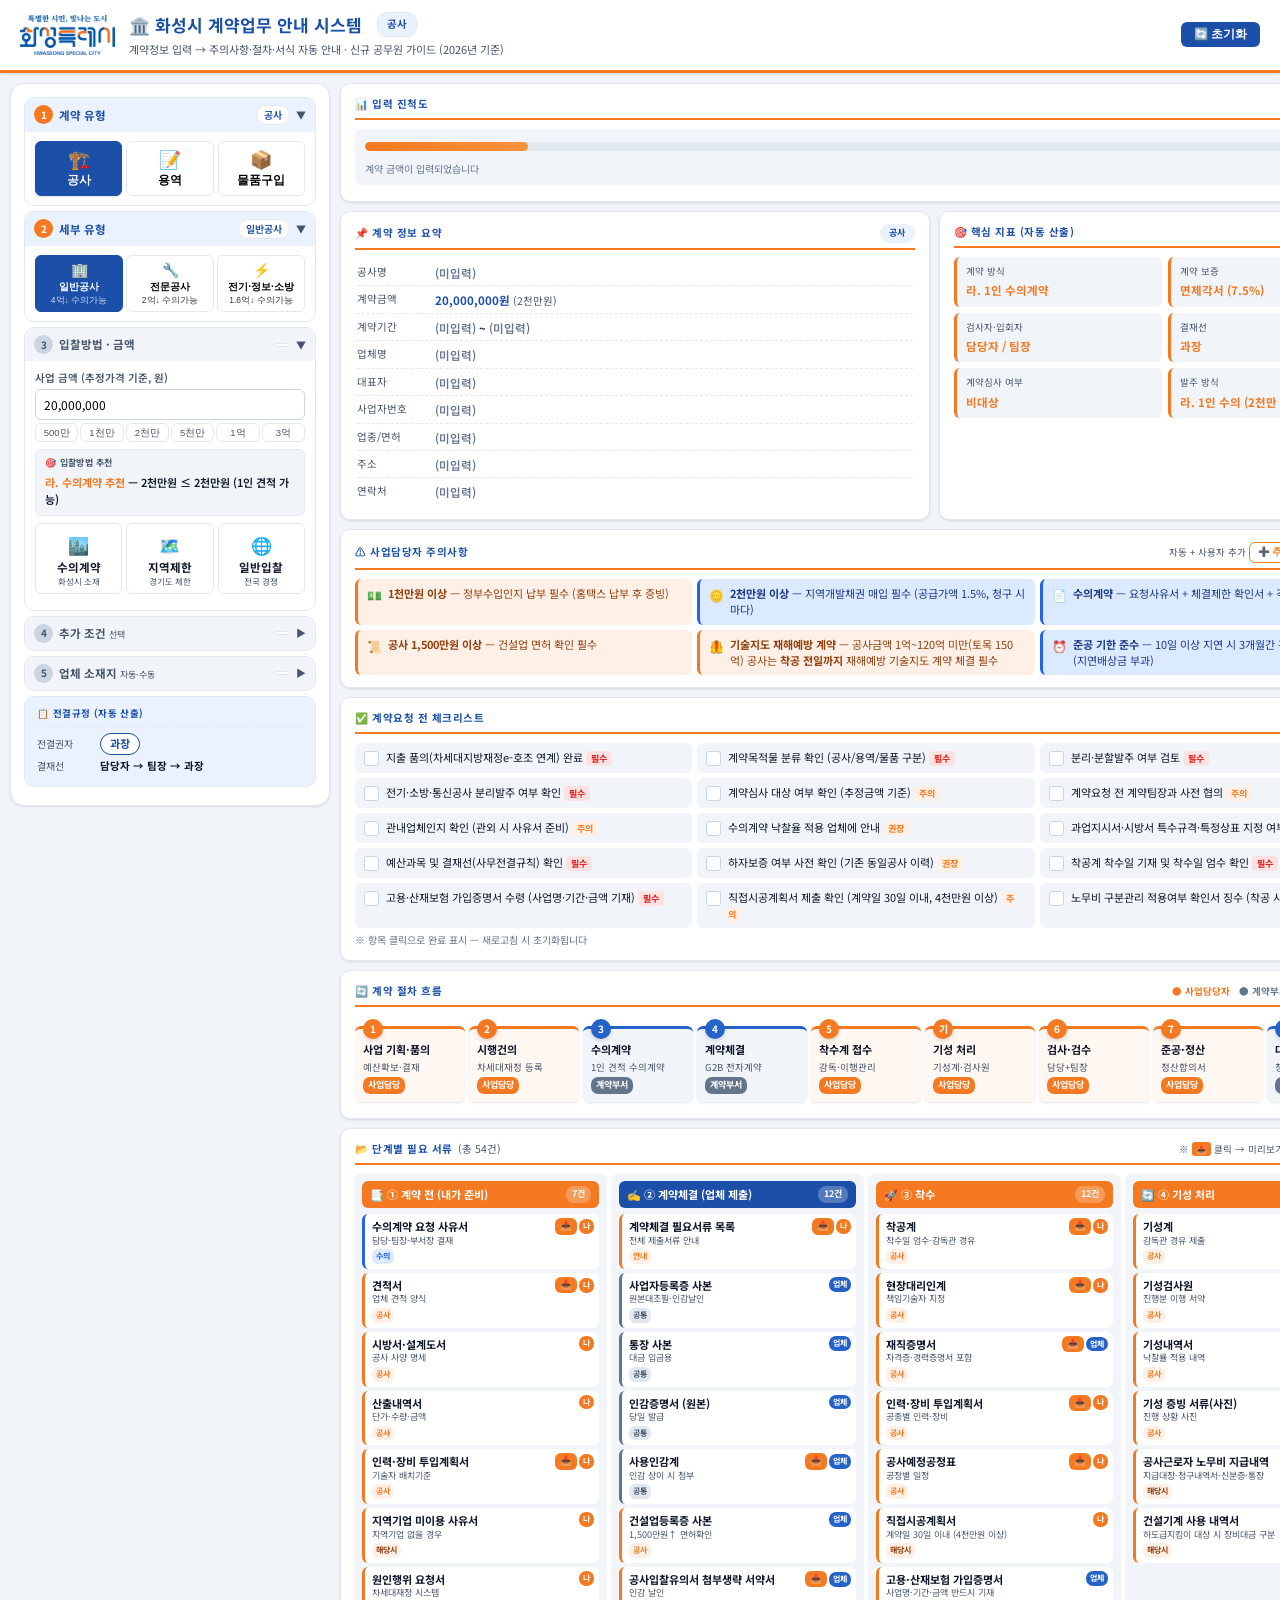
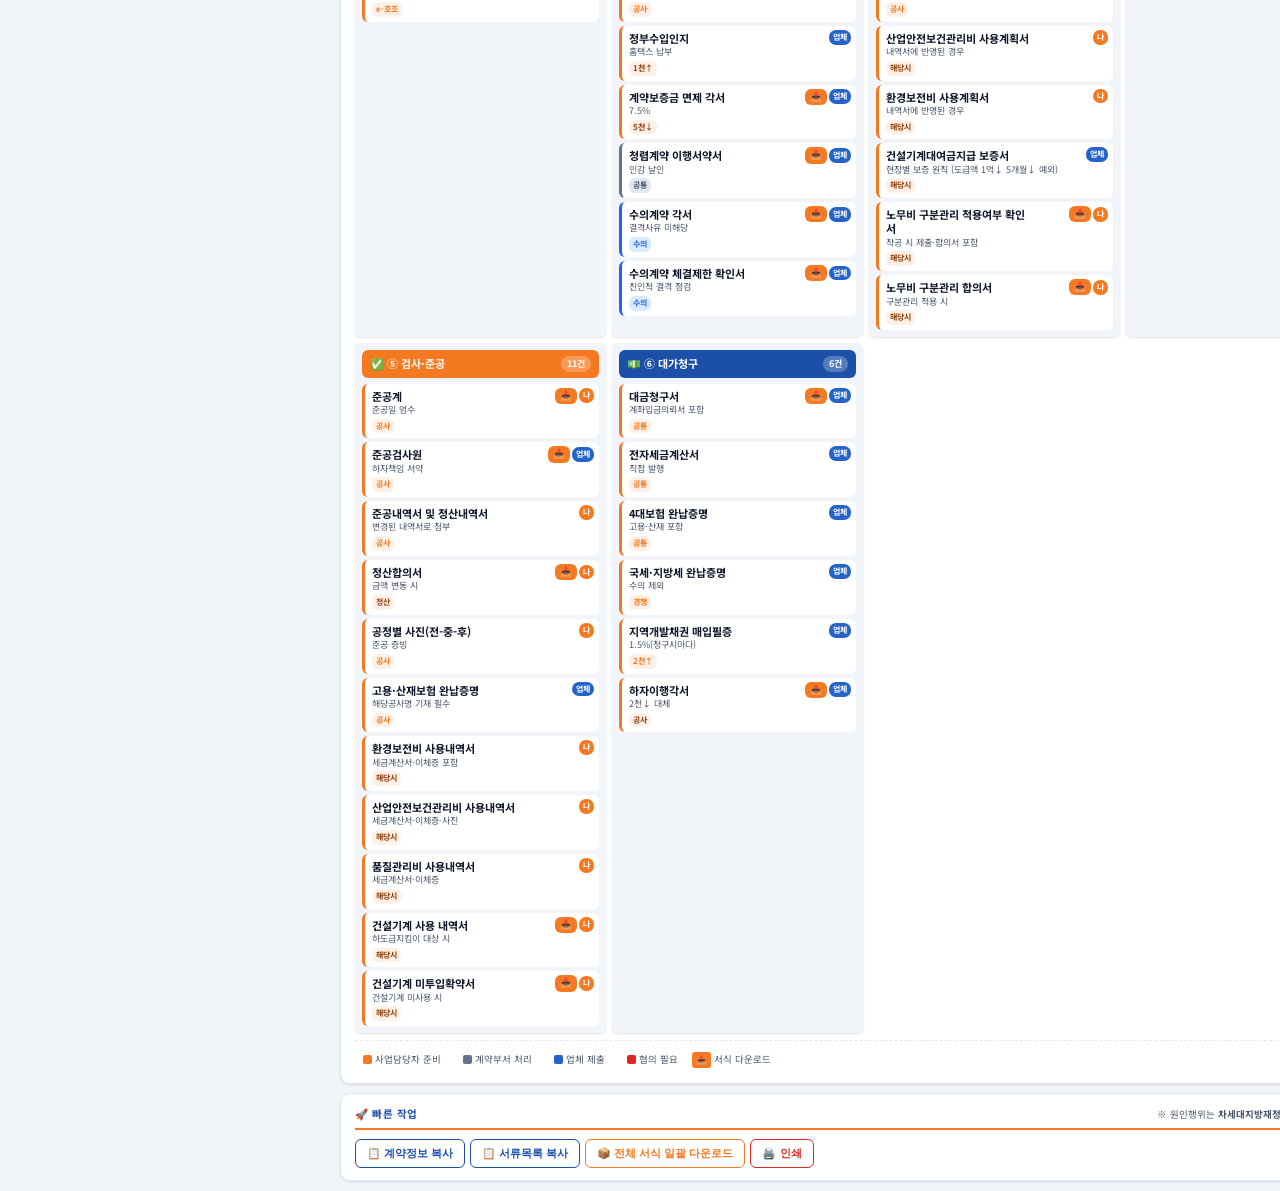
<file: 화성시_계약업무_대시보드_백업_전결재설계전.html>
<!DOCTYPE html>
<html lang="ko">
<head>
<meta charset="UTF-8">
<meta name="viewport" content="width=device-width, initial-scale=1.0">
<title>화성시 계약업무 안내 시스템</title>
<style>
/* ── FONTS ── */
@import url('https://fonts.googleapis.com/css2?family=Noto+Sans+KR:wght@400;500;600;700&display=swap');

:root {
  /* 브랜드 — 화성특례시 공식 컬러 */
  --primary: #1B4FA8;
  --primary-mid: #1F5BB8;
  --secondary: #2563C8;
  --accent: #F47920;
  --accent-light: #FEF0E6;
  --light-blue: #EBF2FF;

  /* 의미색 (기능 유지) */
  --me-green: #F47920;
  --me-green-bg: #FEF0E6;
  --me-green-light: #FFF7F2;
  --consult-red: #DC2626;
  --consult-red-bg: #FEE2E2;
  --consult-red-light: #FEF2F2;
  --warning: #F47920;
  --warning-bg: #FEF0E6;
  --info-blue: #2563EB;
  --info-bg: #DBEAFE;
  --audit-purple: #7C3AED;
  --audit-bg: #EDE9FE;

  /* 레이아웃 */
  --bg: #F1F5F9;
  --card: #FFFFFF;
  --border: #E2E8F0;
  --border-strong: #CBD5E1;
  --text: #0F172A;
  --text-mute: #475569;
  --text-light: #64748B;

  /* 간격 */
  --sp-xs: 4px; --sp-sm: 8px; --sp-md: 16px; --sp-lg: 24px; --sp-xl: 32px;

  /* 그림자 */
  --shadow-sm: 0 1px 3px rgba(15,23,42,.07), 0 1px 2px rgba(15,23,42,.05);
  --shadow-md: 0 4px 8px rgba(15,23,42,.08), 0 2px 4px rgba(15,23,42,.05);
  --shadow-lg: 0 10px 18px rgba(15,23,42,.09), 0 4px 6px rgba(15,23,42,.05);
  --shadow-xl: 0 20px 30px rgba(15,23,42,.12), 0 8px 12px rgba(15,23,42,.07);

  /* 반경 */
  --r-sm: 6px; --r-md: 10px; --r-lg: 14px;

  /* 전환 */
  --tr: all .2s ease;
}

/* ── 스크롤바 ── */
::-webkit-scrollbar{width:5px;height:5px}
::-webkit-scrollbar-track{background:var(--bg)}
::-webkit-scrollbar-thumb{background:var(--border-strong);border-radius:99px}
::-webkit-scrollbar-thumb:hover{background:var(--text-light)}

/* ── 포커스 ── */
:focus-visible{outline:3px solid var(--accent);outline-offset:2px;border-radius:var(--r-sm)}

/* ── 모션 감소 ── */
@media(prefers-reduced-motion:reduce){*{transition:none!important;animation:none!important}}

*{box-sizing:border-box;margin:0;padding:0}
body{font-family:'Noto Sans KR','Malgun Gothic','맑은 고딕',-apple-system,BlinkMacSystemFont,sans-serif;background:var(--bg);color:var(--text);font-size:13px;line-height:1.6;min-height:100vh}

/* ── HEADER ── */
.header{background:#FFFFFF;color:var(--text);padding:11px 20px;display:flex;align-items:center;justify-content:space-between;box-shadow:var(--shadow-sm);border-bottom:3px solid var(--accent)}
.header-left{display:flex;align-items:center;gap:14px}
.header-logo{height:44px;flex-shrink:0;display:flex;align-items:center}
.header-logo img{height:40px;width:auto;display:block}
.header-title h1{font-size:17px;font-weight:700;color:var(--primary);display:flex;align-items:center;gap:7px}
.header-title .sub{font-size:11px;color:var(--text-mute);margin-top:3px}
.role-tag{background:var(--light-blue);color:var(--primary);padding:3px 9px;border-radius:10px;font-size:10.5px;font-weight:700;margin-left:8px;border:1px solid var(--border)}
.btn-hdr{background:var(--primary);color:white;border:none;padding:5px 13px;border-radius:var(--r-sm);cursor:pointer;font-size:11.5px;font-weight:600;transition:var(--tr)}
.btn-hdr:hover{background:var(--secondary)}
.hdr-btns{display:flex;gap:5px;align-items:center}

/* ── MAIN LAYOUT ── */
.main{display:grid;grid-template-columns:320px 1fr;gap:10px;padding:10px;max-width:1700px;margin:0 auto}
.left-panel{background:var(--card);border:1px solid var(--border);border-radius:var(--r-lg);padding:13px;height:fit-content;position:sticky;top:10px;max-height:calc(100vh - 20px);overflow-y:auto;box-shadow:var(--shadow-sm);scrollbar-width:thin}
.right-panel{display:flex;flex-direction:column;gap:9px}

/* ── SECTION TITLE ── */
.sec{font-size:10.5px;font-weight:700;color:var(--primary);text-transform:uppercase;letter-spacing:.5px;border-bottom:2px solid var(--accent);padding-bottom:5px;margin-bottom:8px;display:flex;align-items:center;gap:5px;justify-content:space-between}
.sec:not(:first-child){margin-top:13px}

/* ── TYPE BUTTONS ── */
.type-grid{display:grid;grid-template-columns:repeat(3,1fr);gap:4px}
.type-btn{background:var(--card);border:1.5px solid var(--border);border-radius:var(--r-sm);padding:7px 3px;cursor:pointer;font-size:11.5px;text-align:center;font-weight:600;transition:var(--tr)}
.type-btn:hover{background:var(--accent-light);border-color:var(--accent)}
.type-btn.active{background:var(--primary);color:white;border-color:var(--primary);box-shadow:var(--shadow-sm)}
.type-btn.active:hover{background:var(--secondary);border-color:var(--accent)}
.type-btn .ico{display:block;font-size:18px;margin-bottom:2px}

/* ── OPTIONS ── */
.opts-grid{display:grid;grid-template-columns:repeat(2,1fr);gap:3px}
.opt{background:white;border:1px solid var(--border-strong);border-radius:var(--r-sm);padding:5px 6px;font-size:10.5px;cursor:pointer;text-align:left;transition:var(--tr);line-height:1.3}
.opt:hover{background:var(--accent-light);border-color:var(--accent)}
.opt.active{background:var(--me-green);color:white;border-color:var(--me-green)}
.opt.consult-s.active{background:var(--consult-red);border-color:var(--consult-red)}

/* ── FORM ── */
.fr{margin-bottom:7px}
.fl{display:block;font-size:10.5px;font-weight:600;color:var(--text-mute);margin-bottom:2px}
.fl.req::after{content:'*';color:var(--consult-red);margin-left:2px}
.fi{width:100%;padding:6px 8px;border:1px solid var(--border-strong);border-radius:var(--r-sm);font-family:inherit;font-size:12px;background:white;transition:var(--tr)}
.fi:focus{outline:none;border-color:var(--accent);box-shadow:0 0 0 3px rgba(244,121,32,.18)}
.amt-row{display:flex;gap:4px;align-items:center}
.amt-pill{background:var(--light-blue);color:var(--primary);padding:6px 8px;border-radius:var(--r-sm);font-weight:700;font-size:11px;white-space:nowrap;min-width:66px;text-align:center}
.quick-row{display:grid;grid-template-columns:repeat(6,1fr);gap:2px;margin-top:3px}
.qb{background:white;border:1px solid var(--border);border-radius:var(--r-sm);padding:3px 2px;font-size:9.5px;cursor:pointer;color:var(--text-mute);line-height:1.2;text-align:center;transition:var(--tr)}
.qb:hover{background:var(--accent-light);color:var(--accent);border-color:var(--accent)}

/* ── MINI BUTTONS ── */
.mini-btns{display:flex;gap:3px}
.mb{border:1px solid var(--border-strong);background:white;padding:3px 8px;border-radius:var(--r-sm);font-size:10px;cursor:pointer;font-weight:600;color:var(--text);transition:var(--tr)}
.mb.sv{color:var(--me-green);border-color:var(--me-green)}
.mb.sv:hover{background:var(--me-green);color:white}
.mb.ld{color:var(--secondary);border-color:var(--secondary)}
.mb.ld:hover{background:var(--secondary);color:white}
.mb.cl{color:var(--consult-red);border-color:var(--consult-red)}
.mb.cl:hover{background:var(--consult-red);color:white}
.saved-info{font-size:10px;color:var(--text-mute);background:var(--me-green-light);border:1px dashed var(--me-green);border-radius:var(--r-sm);padding:3px 6px;margin-bottom:7px;display:none}
.saved-info.on{display:block}

/* ── CARDS ── */
.card{background:var(--card);border:1px solid var(--border);border-radius:var(--r-md);padding:12px 14px;box-shadow:var(--shadow-sm);transition:var(--tr)}
.card:hover{box-shadow:var(--shadow-md);transform:translateY(-1px)}
.card-title{font-size:10.5px;font-weight:700;color:var(--primary);text-transform:uppercase;letter-spacing:.5px;border-bottom:2px solid var(--accent);padding-bottom:5px;margin-bottom:9px;display:flex;align-items:center;justify-content:space-between}
.card-title .l{display:flex;align-items:center;gap:5px}
.badge-type{font-size:9px;background:var(--light-blue);color:var(--primary);padding:2px 9px;border-radius:20px;font-weight:700}

/* ── INFO TABLE ── */
.info-tbl{width:100%;font-size:11.5px}
.info-tbl td{padding:3px 0;border-bottom:1px dashed var(--border);vertical-align:top}
.info-tbl td.lbl{color:var(--text-mute);width:76px;font-size:10.5px}
.info-tbl td.val{font-weight:600}
.info-tbl tr:last-child td{border:none}

/* ── STAT GRID ── */
.stat-grid{display:grid;grid-template-columns:repeat(2,1fr);gap:6px}
.stat-box{background:var(--bg);border-radius:var(--r-sm);padding:7px 9px;border-left:3px solid var(--accent)}
.stat-lbl{font-size:9.5px;color:var(--text-mute);margin-bottom:2px}
.stat-val{font-size:11.5px;font-weight:700}
.stat-val.ok{color:var(--me-green)}
.stat-val.warn{color:var(--warning)}
.stat-val.alert{color:var(--consult-red)}
.stat-box.ok{border-color:var(--me-green)}
.stat-box.warn{border-color:var(--warning)}
.stat-box.alert{border-color:var(--consult-red)}

/* ── ALERTS ── */
.alerts-wrap{display:grid;grid-template-columns:repeat(auto-fill,minmax(260px,1fr));gap:5px}
.al{padding:7px 9px;border-radius:var(--r-sm);font-size:11px;display:flex;gap:6px;align-items:flex-start;border-left:3px solid;line-height:1.45;position:relative}
.al.consult{background:var(--consult-red-bg);border-color:var(--consult-red);color:#7F1D1D}
.al.warning{background:var(--warning-bg);border-color:var(--warning);color:#92400E}
.al.info{background:var(--info-bg);border-color:var(--info-blue);color:#1E3A8A}
.al.success{background:var(--me-green-bg);border-color:var(--me-green);color:#7C2D12}
.al-ico{flex-shrink:0;font-size:12px}
.al.custom{padding-right:48px}
.al-acts{position:absolute;top:4px;right:4px;display:none;gap:2px}
.al.custom:hover .al-acts{display:flex}
.al-act{background:rgba(255,255,255,.9);border:1px solid var(--border-strong);border-radius:var(--r-sm);padding:1px 4px;font-size:9.5px;cursor:pointer}
.al-act.del{color:var(--consult-red);border-color:var(--consult-red)}
.al-act.del:hover{background:var(--consult-red);color:white}
.user-bdg{font-size:8px;background:rgba(0,0,0,.08);padding:1px 4px;border-radius:5px;margin-left:3px;font-weight:700;vertical-align:middle}

/* ── FLOW ── */
.flow-wrap{display:flex;gap:4px;overflow-x:auto;padding:10px 0 4px}
.flow-step{flex:1;min-width:110px;background:var(--bg);border-radius:var(--r-sm);padding:8px;position:relative;border-top:3px solid var(--secondary);box-shadow:var(--shadow-sm)}
.flow-step.me{border-top-color:var(--me-green);background:var(--me-green-light)}
.flow-step.consult{border-top-color:var(--consult-red);background:var(--consult-red-light)}
.flow-step.audit{border-top-color:var(--audit-purple);background:var(--audit-bg)}
.flow-num{position:absolute;top:-10px;left:8px;background:var(--secondary);color:white;width:20px;height:20px;border-radius:50%;display:flex;align-items:center;justify-content:center;font-size:10px;font-weight:700;box-shadow:0 2px 4px rgba(0,0,0,.15)}
.flow-step.me .flow-num{background:var(--me-green)}
.flow-step.consult .flow-num{background:var(--consult-red)}
.flow-step.audit .flow-num{background:var(--audit-purple)}
.flow-name{font-size:11px;font-weight:700;margin:4px 0 2px}
.flow-desc{font-size:9.5px;color:var(--text-mute);line-height:1.3}
.flow-actor{display:inline-block;font-size:9px;padding:1px 5px;border-radius:7px;margin-top:3px;font-weight:700}
.flow-actor.me{background:var(--me-green);color:white}
.flow-actor.them{background:var(--text-light);color:white}
.flow-actor.consult{background:var(--consult-red);color:white}
.flow-actor.audit{background:var(--audit-purple);color:white}

/* ── CHECKLIST ── */
.check-wrap{display:grid;grid-template-columns:repeat(auto-fill,minmax(280px,1fr));gap:5px;margin-bottom:4px}
.check-item{display:flex;align-items:flex-start;gap:7px;padding:6px 8px;background:var(--bg);border-radius:var(--r-sm);cursor:pointer;transition:var(--tr);border:1px solid transparent}
.check-item:hover{border-color:var(--border)}
.check-item.done{background:var(--me-green-light);border-color:#FED7AA}
.check-cb{width:15px;height:15px;border-radius:3px;border:1.5px solid var(--border-strong);flex-shrink:0;display:flex;align-items:center;justify-content:center;font-size:10px;margin-top:1px;background:white}
.check-item.done .check-cb{background:var(--me-green);border-color:var(--me-green);color:white}
.check-txt{font-size:11px;line-height:1.4}
.check-txt .ctag{font-size:9px;padding:1px 5px;border-radius:4px;font-weight:700;margin-left:3px}
.ctag.req{background:var(--consult-red-bg);color:var(--consult-red)}
.ctag.warn{background:var(--warning-bg);color:var(--warning)}
.ctag.ok{background:var(--me-green-bg);color:var(--me-green)}
.ctag.info{background:var(--info-bg);color:var(--info-blue)}
.check-item.done .check-txt{color:var(--text-mute);text-decoration:line-through}

/* ── DOCS GRID ── */
.docs-grid{display:grid;grid-template-columns:repeat(6,1fr);gap:6px}
.doc-stage{background:var(--bg);border-radius:var(--r-sm);padding:7px;display:flex;flex-direction:column;box-shadow:var(--shadow-sm)}
.doc-stage-hd{font-size:11px;font-weight:700;color:white;background:var(--primary);padding:5px 8px;border-radius:var(--r-sm);margin-bottom:6px;display:flex;align-items:center;justify-content:space-between}
.doc-stage-hd.me{background:var(--me-green)}
.doc-stage-hd.them{background:var(--text-light)}
.doc-stage-hd.audit{background:var(--audit-purple)}
.doc-cnt{background:rgba(255,255,255,.25);padding:1px 6px;border-radius:8px;font-size:9px}
.doc-list{display:flex;flex-direction:column;gap:4px;flex:1}
.doc-item{background:white;border-radius:var(--r-sm);padding:5px 7px;border-left:3px solid var(--secondary);font-size:11px;position:relative;transition:var(--tr)}
.doc-item:hover{box-shadow:var(--shadow-sm)}
.doc-item.required{border-left-color:var(--me-green)}
.doc-item.conditional{border-left-color:var(--warning)}
.doc-item.common{border-left-color:var(--text-light)}
.doc-item.special{border-left-color:var(--info-blue)}
.doc-item.consult-i{border-left-color:var(--consult-red)}
.doc-acts{position:absolute;top:4px;right:5px;display:flex;gap:2px;align-items:center}
.dl-btn{background:var(--me-green);color:white;border:none;padding:1px 5px;border-radius:var(--r-sm);cursor:pointer;font-size:9.5px;font-weight:700;line-height:1.5;transition:var(--tr)}
.dl-btn:hover{background:#0D7A31;transform:scale(1.08)}
.doc-owner{font-size:8px;padding:1px 4px;border-radius:7px;font-weight:700}
.doc-owner.me{background:var(--me-green);color:white}
.doc-owner.them{background:var(--text-light);color:white}
.doc-owner.vendor{background:var(--secondary);color:white}
.doc-owner.audit{background:var(--audit-purple);color:white}
.doc-nm{font-weight:700;line-height:1.3;padding-right:48px}
.doc-nm.wd{padding-right:74px}
.doc-dc{font-size:9px;color:var(--text-mute);margin-top:1px;line-height:1.3;padding-right:48px}
.doc-tag{display:inline-block;font-size:8px;padding:1px 4px;border-radius:6px;margin-top:2px;font-weight:700}
.doc-tag.required{background:var(--me-green-bg);color:var(--me-green)}
.doc-tag.conditional{background:var(--warning-bg);color:#92400E}
.doc-tag.common{background:#E2E8F0;color:var(--text-mute)}
.doc-tag.special{background:var(--info-bg);color:var(--info-blue)}
.doc-tag.consult-i{background:var(--consult-red-bg);color:var(--consult-red)}

/* ── LEGEND ── */
.legend{display:flex;gap:6px;font-size:9.5px;color:var(--text-mute);margin-top:7px;flex-wrap:wrap;padding-top:7px;border-top:1px dashed var(--border);align-items:center}
.leg{display:flex;align-items:center;gap:3px}
.leg-dot{width:9px;height:9px;border-radius:2px;flex-shrink:0}
.leg-btn{background:var(--me-green);color:white;padding:1px 4px;border-radius:3px;font-size:8.5px;font-weight:700}

/* ── 절차/서류 범주 필터 ── */
.leg[data-filter]{cursor:pointer;padding:3px 7px;border-radius:var(--r-sm);transition:var(--tr);user-select:none;border:1px solid transparent}
.leg[data-filter]:hover{background:var(--bg);color:var(--text);border-color:var(--border)}
.leg[data-filter].fil-on{background:white;color:var(--text);font-weight:700;border-color:var(--border-strong);box-shadow:var(--shadow-sm)}
.legend-hint{font-size:9px;color:var(--text-light);margin-left:auto;font-style:italic}

.flow-wrap.fil-active .flow-step{opacity:.15;transform:scale(.97);transition:opacity .2s,transform .2s,box-shadow .2s;filter:grayscale(.4)}
.flow-wrap.fil-active .flow-step.fil-hi{opacity:1;transform:scale(1.04);box-shadow:var(--shadow-md);filter:none;z-index:2;position:relative}

.docs-grid.fil-active .doc-item{opacity:.1;transition:opacity .2s,box-shadow .2s}
.docs-grid.fil-active .doc-item.fil-hi{opacity:1;box-shadow:0 0 0 2px var(--accent),var(--shadow-sm)}

/* ── ACTION ROW ── */
.act-row{display:flex;gap:5px;flex-wrap:wrap}
.btn-act{background:white;border:1px solid var(--primary);color:var(--primary);padding:6px 11px;border-radius:var(--r-sm);cursor:pointer;font-size:11px;font-weight:600;transition:var(--tr)}
.btn-act:hover{background:var(--primary);color:white}
.btn-act.g{border-color:var(--me-green);color:var(--me-green)}
.btn-act.g:hover{background:var(--me-green);color:white}
.btn-act.r{border-color:var(--consult-red);color:var(--consult-red)}
.btn-act.r:hover{background:var(--consult-red);color:white}

/* ── ALERT TYPE TOGGLE ── */
.al-type-btn{background:white;border:1.5px solid var(--border);border-radius:var(--r-sm);padding:5px 3px;cursor:pointer;font-size:10.5px;font-weight:600;color:var(--text);transition:var(--tr)}
.al-type-btn:hover{background:var(--bg)}
.al-type-btn.active{background:var(--primary);color:white;border-color:var(--primary)}

/* ── MODAL ── */
.modal-ov{display:none;position:fixed;top:0;left:0;right:0;bottom:0;background:rgba(15,23,42,.6);backdrop-filter:blur(4px);z-index:1000;align-items:center;justify-content:center;padding:20px}
.modal-ov.on{display:flex}
.modal{background:white;border-radius:var(--r-lg);max-width:860px;width:100%;max-height:92vh;display:flex;flex-direction:column;box-shadow:var(--shadow-xl);border:1px solid rgba(255,255,255,.1)}
.modal-hdr{padding:11px 16px;border-bottom:1px solid var(--border);display:flex;align-items:center;justify-content:space-between;background:linear-gradient(135deg,var(--primary) 0%,var(--secondary) 100%);color:white;border-radius:var(--r-lg) var(--r-lg) 0 0}
.modal-hdr h3{font-size:14px;font-weight:700}
.modal-acts{display:flex;gap:5px}
.modal-body{padding:26px 34px;overflow-y:auto;flex:1}
.modal-close{background:rgba(255,255,255,.2);border:none;color:white;width:26px;height:26px;border-radius:var(--r-sm);cursor:pointer;font-size:14px;transition:var(--tr)}
.modal-close:hover{background:rgba(255,255,255,.35)}

/* ── PRINT DOC ── */
.pdoc{font-family:'Noto Sans KR','Malgun Gothic','맑은 고딕',serif;color:black;line-height:1.75;font-size:13px}
.pdoc h1.dtitle{font-size:21px;font-weight:700;text-align:center;margin:0 0 22px;letter-spacing:8px}
.pdoc .dsub{font-size:10.5px;color:#555;text-align:left;margin-bottom:3px}
.pdoc table.ftbl{width:100%;border-collapse:collapse;margin:12px 0;border-radius:var(--r-sm)}
.pdoc table.ftbl td,.pdoc table.ftbl th{border:1px solid black;padding:8px 10px;font-size:12.5px;vertical-align:middle}
.pdoc table.ftbl th{background:#F3F4F6;font-weight:700;text-align:center}
.pdoc .sup-tbl{width:200px;margin-left:auto;border-collapse:collapse}
.pdoc .sup-tbl th,.pdoc .sup-tbl td{border:1px solid black;padding:4px 7px;font-size:11px;text-align:center}
.pdoc .sup-tbl th{background:#F9FAFB;width:58px}
.pdoc .dinfo{margin:16px 0;padding-left:3px}
.pdoc .dinfo p{margin:4px 0;font-size:13px}
.pdoc .ddate{text-align:center;margin:24px 0 14px;font-size:13px}
.pdoc .dsign{margin:5px 0;padding-left:48%;font-size:13px}
.pdoc .dsign p{margin:2px 0}
.pdoc .drec{border-top:1px solid black;text-align:center;font-weight:700;margin-top:18px;font-size:13.5px;padding-top:10px}
.pdoc .dfn{font-size:10.5px;color:#555;margin-top:8px;padding-top:5px;border-top:1px dashed #999}
.pdoc ul.ldisk{margin:5px 0 5px 20px}
.pdoc ul.ldisk li{margin:2px 0;font-size:12.5px}
.pdoc .appr{margin:14px 0;padding:0 6px;font-size:13px;line-height:2}
.pdoc .appr p{margin:2px 0}
.pdoc .sh{font-weight:700;margin:12px 0 5px;font-size:13px}
.pdoc .rc{padding-left:12px;line-height:1.9;font-size:12.5px}
.pdoc .rc p{margin:4px 0}
.pdoc .fnote{background:#FEF3C7;border-left:3px solid #F59E0B;padding:7px 11px;margin:10px 0;font-size:11px;color:#78350F;border-radius:var(--r-sm)}

/* ── PROGRESS BAR ── */
.progress-wrap{background:var(--bg);border-radius:var(--r-sm);padding:8px 10px;margin-bottom:4px}
.progress-bar-row{display:flex;align-items:center;gap:8px;margin-bottom:4px}
.progress-bar{flex:1;height:9px;background:var(--border);border-radius:var(--r-sm);overflow:hidden}
.progress-fill{height:100%;background:linear-gradient(90deg,var(--me-green) 0%,#FB923C 100%);border-radius:var(--r-sm);transition:width .4s cubic-bezier(.4,0,.2,1)}
.progress-lbl{font-size:11px;color:var(--text-mute)}
.progress-pct{font-size:13px;font-weight:700;color:var(--me-green);min-width:36px;text-align:right}
.progress-note{font-size:10px;color:var(--text-light)}

/* ── 공사 세부유형 ── */
#con-type-sec{margin-top:8px}
.con-type-grid{display:grid;grid-template-columns:repeat(3,1fr);gap:3px}
.con-type-btn{background:var(--card);border:1.5px solid var(--border);border-radius:var(--r-sm);padding:5px 2px;cursor:pointer;font-size:10px;text-align:center;font-weight:600;transition:var(--tr);line-height:1.3}
.con-type-btn:hover{background:var(--accent-light);border-color:var(--accent)}
.con-type-btn.active{background:var(--primary);color:white;border-color:var(--primary)}
.con-type-btn .cico{display:block;font-size:14px;margin-bottom:1px}

/* ── 업체 소재지 / 견적방식 버튼 ── */
.bid-loc-grid{display:grid;grid-template-columns:repeat(3,1fr);gap:3px;margin-bottom:4px}
.bid-btn{background:var(--card);border:1.5px solid var(--border);border-radius:var(--r-sm);padding:6px 2px;cursor:pointer;font-size:10px;text-align:center;font-weight:600;transition:var(--tr);line-height:1.3;width:100%}
.bid-btn:hover{background:var(--accent-light);border-color:var(--accent)}
.bid-btn.active{background:var(--primary);color:white;border-color:var(--primary)}
.bid-btn .bico{display:block;font-size:14px;margin-bottom:1px}
.bid-btn small{font-size:8.5px;font-weight:400;opacity:.85}
.bid-qt-grid{display:grid;grid-template-columns:repeat(2,1fr);gap:3px}
.qt-btn{background:var(--card);border:1.5px solid var(--border);border-radius:var(--r-sm);padding:6px 4px;cursor:pointer;font-size:10px;text-align:center;font-weight:600;transition:var(--tr);line-height:1.3;width:100%}
.qt-btn:hover{background:var(--accent-light);border-color:var(--accent)}
.qt-btn.active{background:var(--secondary);color:white;border-color:var(--secondary)}
.qt-btn .bico{display:block;font-size:14px;margin-bottom:1px}
.qt-btn small{font-size:8.5px;font-weight:400;opacity:.85}
.bid-sub-lbl{font-size:9.5px;color:var(--text-mute);margin-bottom:3px;display:flex;align-items:center;gap:3px}
.opt.locked{cursor:not-allowed!important;position:relative;opacity:.9}
.opt.locked::after{content:'🔒';font-size:8px;position:absolute;top:2px;right:3px;line-height:1}

/* ── 날짜 그룹 ── */
.date-group{display:flex;align-items:center;gap:3px}
.date-sep{color:var(--text-mute);font-weight:700;font-size:13px;flex-shrink:0}
.date-y{width:52px!important;text-align:center;padding:6px 4px!important}
.date-m,.date-d{width:32px!important;text-align:center;padding:6px 4px!important}

/* ── 담당자 프로필 목록 ── */
#profile-list-wrap{display:none;margin-bottom:8px;border:1px solid var(--border);border-radius:var(--r-sm);background:var(--bg);padding:6px}
.pfl-hd{font-size:9.5px;color:var(--text-mute);font-weight:700;margin-bottom:5px;text-transform:uppercase;letter-spacing:.3px}
.pfl-item{display:flex;align-items:center;gap:5px;padding:5px 7px;background:white;border-radius:var(--r-sm);margin-bottom:3px;border:1px solid var(--border);transition:var(--tr)}
.pfl-item:hover{border-color:var(--accent);background:var(--light-blue)}
.pfl-load{flex:1;cursor:pointer;text-align:left;background:none;border:none;padding:0}
.pfl-name{font-size:11.5px;font-weight:700;color:var(--text);display:block}
.pfl-date{font-size:9.5px;color:var(--text-mute);display:block}
.pfl-del{background:none;border:none;color:var(--text-light);cursor:pointer;font-size:13px;padding:2px 5px;border-radius:3px;transition:var(--tr);flex-shrink:0;line-height:1}
.pfl-del:hover{background:var(--consult-red-bg);color:var(--consult-red)}
.pfl-empty{font-size:11px;color:var(--text-mute);text-align:center;padding:8px}

/* ── RESPONSIVE ── */
@media (max-width:1400px){.docs-grid{grid-template-columns:repeat(4,1fr)}}
@media (max-width:1200px){.docs-grid{grid-template-columns:repeat(3,1fr)}}
@media (max-width:900px){.main{grid-template-columns:1fr}.left-panel{position:static;max-height:none}.docs-grid{grid-template-columns:repeat(2,1fr)}.stat-grid{grid-template-columns:1fr}}
@media print{.left-panel,.header,.act-row{display:none}.main{grid-template-columns:1fr}body{background:white}.modal-ov{position:static;background:white;padding:0}.modal{max-width:100%;max-height:none;box-shadow:none}.modal-hdr{display:none}.modal-body{padding:0}}

/* ── STEP 아코디언 ── */
.stp{border:1px solid var(--border);border-radius:var(--r-md);margin-bottom:5px;overflow:hidden}
.stp-locked{opacity:.5;pointer-events:none}
.stp-hd{display:flex;align-items:center;gap:6px;padding:7px 9px;cursor:pointer;user-select:none;background:var(--bg);transition:var(--tr)}
.stp-hd:hover{background:var(--accent-light)}
.stp-done>.stp-hd{background:var(--light-blue)}
.stp-done>.stp-hd:hover{background:#D6E8FF}
.stp-n{width:19px;height:19px;border-radius:50%;background:var(--border-strong);color:var(--text-mute);font-size:10px;font-weight:700;display:flex;align-items:center;justify-content:center;flex-shrink:0;transition:var(--tr)}
.stp-done>.stp-hd .stp-n{background:var(--accent);color:white}
.stp-title{font-size:11.5px;font-weight:700;color:var(--text-mute);flex:1}
.stp-done>.stp-hd .stp-title{color:var(--primary)}
.stp-bdg{font-size:10px;color:var(--primary);font-weight:600;background:var(--card);padding:1px 7px;border-radius:20px;border:1px solid var(--border)}
.stp-chv{font-size:10px;color:var(--text-mute);transition:transform .2s;min-width:10px;text-align:center}
.stp-body{padding:9px 10px}
.stp-body.collapsed{display:none}

/* ── 입찰방법 버튼 ── */
.bid-method-grid{display:grid;grid-template-columns:repeat(3,1fr);gap:4px;margin:7px 0}
.bid-m-btn{display:flex;flex-direction:column;align-items:center;background:var(--card);border:1.5px solid var(--border);border-radius:var(--r-sm);padding:8px 4px 6px;cursor:pointer;transition:var(--tr);font-family:inherit;width:100%}
.bid-m-btn:hover{background:var(--accent-light);border-color:var(--accent)}
.bm-suuie.active{background:var(--light-blue);border-color:var(--primary);border-width:2px}
.bm-restricted.active{background:var(--accent-light);border-color:var(--accent);border-width:2px}
.bm-open.active{background:#EDE9FE;border-color:#7C3AED;border-width:2px}
.bm-ico{font-size:17px;margin-bottom:2px;display:block}
.bm-lbl{font-size:11.5px;font-weight:700;color:var(--text);display:block}
.bm-sub{font-size:8.5px;color:var(--text-mute);display:block}
.bm-suuie.active .bm-lbl,.bm-suuie.active .bm-sub{color:var(--primary)}
.bm-restricted.active .bm-lbl,.bm-restricted.active .bm-sub{color:var(--accent)}
.bm-open.active .bm-lbl,.bm-open.active .bm-sub{color:#7C3AED}

/* ── 입찰방법 추천 ── */
.bid-rec{background:var(--bg);border:1px solid var(--border);border-radius:var(--r-sm);padding:6px 9px;margin-bottom:5px;font-size:11px}
.bid-rec .rec-lbl{font-size:9px;font-weight:700;color:var(--text-mute);text-transform:uppercase;letter-spacing:.3px;margin-bottom:3px;display:block}
.bid-rec .rec-item{font-weight:600;color:var(--text)}
.rec-hi{color:var(--accent);font-weight:700}

/* ── 중소기업 우선조달 ── */
.sme-notice{background:var(--accent-light);border-left:3px solid var(--accent);border-radius:var(--r-sm);padding:5px 8px;font-size:10.5px;color:#7C2D00;margin-top:5px}

/* ── 전결규정 박스 ── */
.decision-box{background:var(--light-blue);border:1px solid var(--border);border-radius:var(--r-md);padding:9px 12px;margin-bottom:5px}
.db-hd{font-size:9.5px;font-weight:700;color:var(--primary);text-transform:uppercase;letter-spacing:.4px;margin-bottom:6px;display:flex;align-items:center;gap:4px;border-bottom:1px dashed var(--border);padding-bottom:5px}
.db-row{display:flex;align-items:baseline;gap:5px;margin-bottom:3px}
.db-lbl{font-size:10px;color:var(--text-mute);width:58px;flex-shrink:0}
.db-val{font-size:11.5px;font-weight:700;color:var(--text)}
.db-rank{font-size:11px;font-weight:700;color:var(--primary);background:var(--card);padding:1px 9px;border-radius:20px;border:1px solid var(--primary)}
.db-note{font-size:10px;color:var(--consult-red);margin-top:5px;padding-top:4px;border-top:1px dashed var(--border)}
.hidden{display:none!important}
</style>
</head>
<body>

<div class="header">
  <div class="header-left">
    <div class="header-logo">
      <img src="assets/hs_logo.gif" alt="화성특례시" onerror="this.parentElement.style.display='none'">
    </div>
    <div class="header-title">
      <h1>🏛️ 화성시 계약업무 안내 시스템 <span class="role-tag" id="role-tag">공사</span></h1>
      <div class="sub">계약정보 입력 → 주의사항·절차·서식 자동 안내 · 신규 공무원 가이드 (2026년 기준)</div>
    </div>
  </div>
  <div class="hdr-btns">
    <button class="btn-hdr" onclick="resetForm()">🔄 초기화</button>
  </div>
</div>

<div class="main">

<!-- ════ 좌측 입력 패널 ════ -->
<div class="left-panel">

  <!-- STEP 1: 계약 유형 -->
  <div class="stp stp-done" id="stp-1">
    <div class="stp-hd" onclick="toggleStp(1)">
      <span class="stp-n">1</span>
      <span class="stp-title">계약 유형</span>
      <span class="stp-bdg" id="stp1-bdg">공사</span>
      <span class="stp-chv" id="stp1-chv">▼</span>
    </div>
    <div class="stp-body" id="stp1-body">
      <div class="type-grid" id="type-btns">
        <button class="type-btn active" data-type="construction"><span class="ico">🏗️</span>공사</button>
        <button class="type-btn" data-type="service"><span class="ico">📝</span>용역</button>
        <button class="type-btn" data-type="goods"><span class="ico">📦</span>물품구입</button>
      </div>
    </div>
  </div>

  <!-- STEP 2: 세부유형 -->
  <div class="stp stp-done" id="stp-2">
    <div class="stp-hd" onclick="toggleStp(2)">
      <span class="stp-n">2</span>
      <span class="stp-title">세부 유형</span>
      <span class="stp-bdg" id="stp2-bdg">일반공사</span>
      <span class="stp-chv" id="stp2-chv">▼</span>
    </div>
    <div class="stp-body" id="stp2-body">
      <div id="subtype-grid"></div>
    </div>
  </div>

  <!-- STEP 3: 입찰방법 · 금액 -->
  <div class="stp" id="stp-3">
    <div class="stp-hd" onclick="toggleStp(3)">
      <span class="stp-n">3</span>
      <span class="stp-title">입찰방법 · 금액</span>
      <span class="stp-bdg" id="stp3-bdg"></span>
      <span class="stp-chv" id="stp3-chv">▼</span>
    </div>
    <div class="stp-body" id="stp3-body">
      <div class="fr">
        <label class="fl">사업 금액 (추정가격 기준, 원)</label>
        <input type="text" class="fi" id="project-amount" value="20,000,000">
        <div class="quick-row">
          <button class="qb" data-amount="5000000">500만</button>
          <button class="qb" data-amount="10000000">1천만</button>
          <button class="qb" data-amount="20000000">2천만</button>
          <button class="qb" data-amount="50000000">5천만</button>
          <button class="qb" data-amount="100000000">1억</button>
          <button class="qb" data-amount="300000000">3억</button>
        </div>
      </div>
      <div class="bid-rec" id="bid-rec">
        <span class="rec-lbl">🎯 입찰방법 추천</span>
        <div id="bid-rec-content" class="rec-item">금액을 입력하면 자동 추천됩니다</div>
      </div>
      <div class="bid-method-grid">
        <button class="bid-m-btn bm-suuie" data-bm="suuie"><span class="bm-ico">🏙️</span><span class="bm-lbl">수의계약</span><span class="bm-sub">화성시 소재</span></button>
        <button class="bid-m-btn bm-restricted" data-bm="restricted"><span class="bm-ico">🗺️</span><span class="bm-lbl">지역제한</span><span class="bm-sub">경기도 제한</span></button>
        <button class="bid-m-btn bm-open" data-bm="open"><span class="bm-ico">🌐</span><span class="bm-lbl">일반입찰</span><span class="bm-sub">전국 경쟁</span></button>
      </div>
      <div class="sme-notice hidden" id="sme-notice"></div>
      <!-- 3-1: 견적방식 (수의계약 선택 시) -->
      <div id="qt-sec" style="display:none;margin-top:8px">
        <div class="bid-sub-lbl">📋 견적 방식 <span style="font-size:8.5px;color:var(--text-light)">(수의계약 적용)</span></div>
        <div class="bid-qt-grid">
          <button class="qt-btn" data-qt="single"><span class="bico">👤</span>1인 견적<br><small id="qt-single-hint">2천만원↓</small></button>
          <button class="qt-btn" data-qt="multiple"><span class="bico">👥</span>2인 이상 견적<br><small>소액수의 범위</small></button>
        </div>
      </div>
      <!-- 3-2: 특수업체 (수의계약 선택 시) -->
      <div id="special-sec" style="display:none;margin-top:8px">
        <div class="bid-sub-lbl">⭐ 특수업체 <span style="font-size:8.5px;color:var(--text-light)">(해당 시 1인 한도 5천만↓)</span></div>
        <div class="opts-grid" style="grid-template-columns:repeat(3,1fr)">
          <button class="opt" data-opt="disability">♿ 장애인기업</button>
          <button class="opt" data-opt="women">👩‍💼 여성기업</button>
          <button class="opt" data-opt="social">🌱 사회적기업</button>
        </div>
      </div>
    </div>
  </div>

  <!-- STEP 4: 추가조건 (선택) -->
  <div class="stp" id="stp-4">
    <div class="stp-hd" onclick="toggleStp(4)">
      <span class="stp-n">4</span>
      <span class="stp-title">추가 조건 <span style="font-size:9px;font-weight:400;text-transform:none;letter-spacing:0">선택</span></span>
      <span class="stp-bdg" id="stp4-bdg"></span>
      <span class="stp-chv" id="stp4-chv">▶</span>
    </div>
    <div class="stp-body collapsed" id="stp4-body">
      <div class="opts-grid">
        <button class="opt" data-opt="corp">🏢 법인사업자</button>
        <button class="opt" data-opt="outside">📍 관외업체</button>
        <button class="opt consult-s" data-opt="consult">↔️ 계약부서 협의</button>
        <button class="opt" data-opt="joint">🤝 공동계약</button>
        <button class="opt" data-opt="advance">💰 선금 신청</button>
      </div>
    </div>
  </div>

  <!-- STEP 5: 업체 소재지 (자동설정·수동변경) -->
  <div class="stp" id="stp-5">
    <div class="stp-hd" onclick="toggleStp(5)">
      <span class="stp-n">5</span>
      <span class="stp-title">업체 소재지 <span style="font-size:9px;font-weight:400;text-transform:none;letter-spacing:0">자동·수동</span></span>
      <span class="stp-bdg" id="stp5-bdg"></span>
      <span class="stp-chv" id="stp5-chv">▶</span>
    </div>
    <div class="stp-body collapsed" id="stp5-body">
      <div class="bid-loc-grid">
        <button class="bid-btn" data-loc="hwaseong"><span class="bico">🏙️</span>화성시 소재<br><small>수의계약</small></button>
        <button class="bid-btn" data-loc="gyeonggi"><span class="bico">🗺️</span>경기도 소재<br><small>지역제한</small></button>
        <button class="bid-btn" data-loc="national"><span class="bico">🌐</span>전 국<br><small>일반경쟁</small></button>
      </div>
    </div>
  </div>

  <!-- STEP 6: 전결규정 (상시 표시) -->
  <div class="decision-box" id="decision-box-wrap">
    <div class="db-hd">📋 전결규정 (자동 산출)</div>
    <div id="decision-content"><div style="font-size:11px;color:var(--text-mute)">금액 입력 후 자동 표시됩니다</div></div>
  </div>

  <!-- 이하: 계약·업체·담당자 정보 (입찰방법 선택 후 표시) -->
  <div id="form-sections" style="display:none">
    <div class="fr" style="margin-top:3px">
      <label class="fl">네고율 (%) <span style="color:var(--consult-red);font-size:9.5px">※ 계약부서 협의</span></label>
      <div class="amt-row">
        <input type="number" class="fi" id="nego-rate" value="0" min="0" max="100" step="0.1" style="flex:1">
        <span class="amt-pill" id="nego-amt" style="background:var(--warning-bg);color:#92400E">감액 0원</span>
      </div>
    </div>
    <div class="fr">
      <label class="fl req">계약 금액 (원) <span style="font-size:9px;font-weight:400;color:var(--text-mute)">※ 자동산출·서식 반영</span></label>
      <div class="amt-row">
        <input type="text" class="fi" id="amount-input" value="20,000,000" readonly style="background:var(--me-green-light);font-weight:700;color:var(--me-green);flex:1">
        <span class="amt-pill" id="amt-display" style="background:var(--me-green);color:white">2천만원</span>
      </div>
    </div>

    <div class="sec">✏️ 계약 정보</div>
    <div class="fr">
      <label class="fl req" id="name-label">공사명</label>
      <input type="text" class="fi" id="contract-name" placeholder="예: 청사 옥상 방수공사">
    </div>
    <div class="fr">
      <label class="fl">계약 일자</label>
      <input type="hidden" id="start-date">
      <div class="date-group">
        <input type="text" class="fi date-y" id="start-y" placeholder="YYYY" maxlength="4" inputmode="numeric">
        <span class="date-sep">-</span>
        <input type="text" class="fi date-m" id="start-m" placeholder="MM" maxlength="2" inputmode="numeric">
        <span class="date-sep">-</span>
        <input type="text" class="fi date-d" id="start-d" placeholder="DD" maxlength="2" inputmode="numeric">
      </div>
    </div>
    <div class="fr">
      <label class="fl" id="end-label">준공 기한</label>
      <input type="hidden" id="end-date">
      <div class="date-group">
        <input type="text" class="fi date-y" id="end-y" placeholder="YYYY" maxlength="4" inputmode="numeric">
        <span class="date-sep">-</span>
        <input type="text" class="fi date-m" id="end-m" placeholder="MM" maxlength="2" inputmode="numeric">
        <span class="date-sep">-</span>
        <input type="text" class="fi date-d" id="end-d" placeholder="DD" maxlength="2" inputmode="numeric">
      </div>
    </div>

    <div class="sec">🏢 업체 정보</div>
    <div class="fr"><label class="fl">업체명 (상호)</label><input type="text" class="fi" id="vendor-name" placeholder="예: (주)화성건설"></div>
    <div class="fr"><label class="fl">대표자</label><input type="text" class="fi" id="rep" placeholder="예: 홍길동"></div>
    <div class="fr"><label class="fl">사업자등록번호</label><input type="text" class="fi" id="biz-num" placeholder="예: 123-45-67890"></div>
    <div class="fr"><label class="fl">사업장 주소</label><input type="text" class="fi" id="address" placeholder="예: 화성시 향남읍 향남로 470"></div>
    <div class="fr"><label class="fl" id="ind-label">업종 / 면허</label><input type="text" class="fi" id="industry" placeholder="예: 실내건축공사업"></div>
    <div class="fr"><label class="fl">전화번호</label><input type="text" class="fi" id="phone" placeholder="예: 031-1234-5678"></div>

    <div class="sec">
      <span>👤 담당자·결재 정보</span>
      <span class="mini-btns">
        <button class="mb sv" onclick="saveApprovers()">💾 저장</button>
        <button class="mb ld" onclick="toggleProfileList()">📂 불러오기</button>
        <button class="mb cl" onclick="clearAllProfiles()">🗑️</button>
      </span>
    </div>
    <div class="saved-info" id="saved-info"></div>
    <div id="profile-list-wrap">
      <div class="pfl-hd">저장된 담당자 프로필</div>
      <div id="profile-list-inner"></div>
    </div>
    <div class="fr"><label class="fl">소속 부서</label><input type="text" class="fi" id="dept" placeholder="예: 총무과 계약팀"></div>
    <div class="fr"><label class="fl">담당자 직급</label><input type="text" class="fi" id="officer-rank" placeholder="예: 행정8급"></div>
    <div class="fr"><label class="fl">담당자 성명</label><input type="text" class="fi" id="officer-name" placeholder="예: 김담당"></div>
    <div class="fr"><label class="fl">팀장 직급</label><input type="text" class="fi" id="leader-rank" placeholder="예: 행정6급"></div>
    <div class="fr"><label class="fl">팀장 성명</label><input type="text" class="fi" id="leader-name" placeholder="예: 이팀장"></div>
    <div class="fr"><label class="fl">부서장 직급</label><input type="text" class="fi" id="head-rank" placeholder="예: 행정5급"></div>
    <div class="fr"><label class="fl">부서장 성명</label><input type="text" class="fi" id="head-name" placeholder="예: 박과장"></div>
  </div>
</div>

<!-- ════ 우측 결과 패널 ════ -->
<div class="right-panel">

  <!-- 진행 진척도 -->
  <div class="card">
    <div class="card-title">
      <span class="l">📊 입력 진척도</span>
      <span style="font-size:9.5px;color:var(--text-mute);text-transform:none;letter-spacing:0">필수 항목 기준</span>
    </div>
    <div class="progress-wrap">
      <div class="progress-bar-row">
        <div class="progress-bar"><div class="progress-fill" id="prog-fill" style="width:0%"></div></div>
        <span class="progress-pct" id="prog-pct">0%</span>
      </div>
      <div class="progress-note" id="prog-note">계약명, 금액, 계약일자, 업체명을 입력하세요</div>
    </div>
  </div>

  <!-- 정보요약 + 핵심지표 -->
  <div style="display:grid;grid-template-columns:1.3fr 1fr;gap:9px">
    <div class="card">
      <div class="card-title">
        <span class="l">📌 계약 정보 요약</span>
        <span class="badge-type" id="badge-type">공사</span>
      </div>
      <table class="info-tbl" id="info-tbl"></table>
    </div>
    <div class="card">
      <div class="card-title"><span class="l">🎯 핵심 지표 (자동 산출)</span></div>
      <div class="stat-grid">
        <div class="stat-box" id="sb-method"><div class="stat-lbl">계약 방식</div><div class="stat-val" id="sv-method">-</div></div>
        <div class="stat-box" id="sb-bond"><div class="stat-lbl">계약 보증</div><div class="stat-val" id="sv-bond">-</div></div>
        <div class="stat-box" id="sb-inspect"><div class="stat-lbl">검사자·입회자</div><div class="stat-val" id="sv-inspect">-</div></div>
        <div class="stat-box" id="sb-approve"><div class="stat-lbl">결재선</div><div class="stat-val" id="sv-approve">-</div></div>
        <div class="stat-box" id="sb-심사"><div class="stat-lbl">계약심사 여부</div><div class="stat-val" id="sv-심사">-</div></div>
        <div class="stat-box" id="sb-발주"><div class="stat-lbl">발주 방식</div><div class="stat-val" id="sv-발주">-</div></div>
      </div>
    </div>
  </div>

  <!-- 주의사항 -->
  <div class="card">
    <div class="card-title">
      <span class="l">⚠️ 사업담당자 주의사항</span>
      <span style="text-transform:none;letter-spacing:0;display:flex;gap:3px;align-items:center">
        <span style="font-size:9.5px;color:var(--text-mute);font-weight:400">자동 + 사용자 추가</span>
        <button class="mb sv" onclick="openAlertEd()" style="font-size:9.5px">➕ 추가</button>
        <button class="mb cl" onclick="clearCustomAlerts()" style="font-size:9.5px">🗑️ 전체삭제</button>
      </span>
    </div>
    <div class="alerts-wrap" id="alerts-wrap"></div>
  </div>

  <!-- 사전 체크리스트 -->
  <div class="card">
    <div class="card-title">
      <span class="l">✅ 계약요청 전 체크리스트</span>
      <span style="text-transform:none;letter-spacing:0;font-size:9.5px;color:var(--text-mute);font-weight:400" id="check-progress">0/0 완료</span>
    </div>
    <div class="check-wrap" id="check-wrap"></div>
    <div style="font-size:10px;color:var(--text-light);margin-top:3px">※ 항목 클릭으로 완료 표시 — 새로고침 시 초기화됩니다</div>
  </div>

  <!-- 절차 흐름 -->
  <div class="card">
    <div class="card-title">
      <span class="l">🔄 계약 절차 흐름</span>
      <span style="font-size:9.5px;color:var(--text-mute);text-transform:none;letter-spacing:0">
        <span style="color:var(--me-green);font-weight:700">● 사업담당자</span> &nbsp;
        <span style="color:var(--text-light);font-weight:700">● 계약부서</span> &nbsp;
        <span style="color:var(--consult-red);font-weight:700">● 협의</span> &nbsp;
        <span style="color:var(--audit-purple);font-weight:700">● 감사관</span>
      </span>
    </div>
    <div class="flow-wrap" id="flow-wrap"></div>
  </div>

  <!-- 단계별 필요서류 -->
  <div class="card">
    <div class="card-title">
      <span class="l">📂 단계별 필요 서류 <span id="docs-total" style="color:var(--text-mute);font-weight:400;text-transform:none;letter-spacing:0"></span></span>
      <span style="font-size:9.5px;color:var(--text-mute);text-transform:none;letter-spacing:0;font-weight:400">※ <span class="leg-btn">📥</span> 클릭 → 미리보기 후 원본 PDF 다운로드</span>
    </div>
    <div class="docs-grid" id="docs-grid"></div>
    <div class="legend">
      <span class="leg" data-filter="me" onclick="filterByActor('me')" title="클릭하면 사업담당자 준비 항목만 부각"><span class="leg-dot" style="background:var(--me-green)"></span>사업담당자 준비</span>
      <span class="leg" data-filter="them" onclick="filterByActor('them')" title="클릭하면 계약부서 처리 항목만 부각"><span class="leg-dot" style="background:var(--text-light)"></span>계약부서 처리</span>
      <span class="leg" data-filter="vendor" onclick="filterByActor('vendor')" title="클릭하면 업체 제출 항목만 부각"><span class="leg-dot" style="background:var(--secondary)"></span>업체 제출</span>
      <span class="leg" data-filter="consult" onclick="filterByActor('consult')" title="클릭하면 협의 필요 항목만 부각"><span class="leg-dot" style="background:var(--consult-red)"></span>협의 필요</span>
      <span class="leg"><span class="leg-btn">📥</span>서식 다운로드</span>
      <span class="legend-hint" id="filter-hint"></span>
    </div>
  </div>

  <!-- 빠른 작업 -->
  <div class="card">
    <div class="card-title">
      <span class="l">🚀 빠른 작업</span>
      <span style="font-size:9.5px;color:var(--text-mute);text-transform:none;letter-spacing:0;font-weight:400">※ 원인행위는 <b>차세대지방재정(e-호조)</b>에서 직접 처리</span>
    </div>
    <div class="act-row">
      <button class="btn-act" onclick="copyInfo()">📋 계약정보 복사</button>
      <button class="btn-act" onclick="copyDocs()">📋 서류목록 복사</button>
      <button class="btn-act g" onclick="dlAllForms()">📦 전체 서식 일괄 다운로드</button>
      <button class="btn-act r" onclick="printPage()">🖨️ 인쇄</button>
    </div>
  </div>

</div><!-- end right-panel -->
</div><!-- end main -->

<!-- ════ 서식 모달 ════ -->
<div class="modal-ov" id="modal-ov">
  <div class="modal">
    <div class="modal-hdr">
      <h3 id="modal-title">서식 미리보기</h3>
      <div class="modal-acts">
        <button class="btn-hdr" onclick="dlOriginalPDF()" id="btn-dl-pdf">📄 서식 원본 다운로드</button>
        <button class="btn-hdr" onclick="printForm()">🖨️ 인쇄</button>
        <button class="modal-close" onclick="closeModal()">✕</button>
      </div>
    </div>
    <div class="modal-body" id="modal-body"></div>
  </div>
</div>

<!-- ════ 주의사항 편집 모달 ════ -->
<div class="modal-ov" id="alert-ed-ov">
  <div class="modal" style="max-width:500px">
    <div class="modal-hdr">
      <h3 id="alert-ed-title">📝 주의사항 추가/편집</h3>
      <button class="modal-close" onclick="closeAlertEd()">✕</button>
    </div>
    <div class="modal-body" style="padding:18px 22px">
      <div class="fr">
        <label class="fl">유형</label>
        <div style="display:grid;grid-template-columns:repeat(4,1fr);gap:3px">
          <button class="al-type-btn" data-type="consult">↔️ 협의</button>
          <button class="al-type-btn active" data-type="warning">⚠️ 경고</button>
          <button class="al-type-btn" data-type="info">ℹ️ 정보</button>
          <button class="al-type-btn" data-type="success">✅ 정상</button>
        </div>
      </div>
      <div class="fr">
        <label class="fl">아이콘 (이모지)</label>
        <input type="text" class="fi" id="al-ico-inp" value="📌" maxlength="3">
      </div>
      <div class="fr">
        <label class="fl req">내용</label>
        <textarea class="fi" id="al-txt-inp" rows="3" placeholder="예: 사업 시작 전 부서장 사전 결재 필수" style="resize:vertical;min-height:55px"></textarea>
        <div style="font-size:9.5px;color:var(--text-mute);margin-top:2px">💡 강조하려면 &lt;b&gt;텍스트&lt;/b&gt; 사용</div>
      </div>
      <div style="display:flex;gap:5px;justify-content:flex-end;margin-top:12px">
        <button class="btn-act" onclick="closeAlertEd()">취소</button>
        <button class="btn-act g" onclick="saveAlertItem()" id="al-save-btn">💾 저장</button>
      </div>
    </div>
  </div>
</div>

<script>
// ══════════════════════════════════════════════════════
// 상태
// ══════════════════════════════════════════════════════
var S = { type:'construction', conType:'general', amount:20000000, opts: new Set(), location:null, quoteType:null, bidMethod:null };
var currentFormId='';
var editAlertId=null;
var selAlertType='warning';
var checkedItems = new Set();
var activeFilter = null;
var APPROVER_KEY='hwaseong_approvers_v2';
var CUSTOM_ALERT_KEY='hwaseong_custom_alerts_v2';

var TYPE_LBL = { construction:'공사', service:'용역', goods:'물품구입' };

// 세부유형 정의 (계약 유형별)
var SUBTYPES = {
  construction: [
    {key:'general',    label:'일반공사',       ico:'🏢', hint:'4억↓ 수의가능'},
    {key:'specialty',  label:'전문공사',       ico:'🔧', hint:'2억↓ 수의가능'},
    {key:'electrical', label:'전기·정보·소방', ico:'⚡', hint:'1.6억↓ 수의가능'}
  ],
  service: [
    {key:'general',            label:'일반용역',       ico:'📝', hint:'5억↓ 지역제한'},
    {key:'construction-tech',  label:'기술용역',       ico:'🏗️', hint:'3.3억↓ 지역제한'},
    {key:'safety',             label:'안전진단',       ico:'🦺', hint:'1.5억↓ 지역제한'}
  ],
  goods: [
    {key:'purchase',   label:'구매',     ico:'🛒', hint:'5억↓ 지역제한'},
    {key:'manufacture',label:'제조구매', ico:'🏭', hint:'5억↓ 지역제한'}
  ]
};

// ── 스텝 아코디언 토글 ──
function toggleStp(n){
  var body=document.getElementById('stp'+n+'-body');
  var chv=document.getElementById('stp'+n+'-chv');
  if(!body||!chv) return;
  var collapsed=body.classList.contains('collapsed');
  body.classList.toggle('collapsed',!collapsed);
  chv.textContent=collapsed?'▼':'▶';
}

// ── 스텝 배지 업데이트 ──
function updateStp1Badge(){
  var el=document.getElementById('stp1-bdg');
  if(el) el.textContent=TYPE_LBL[S.type]||'';
}
function updateStp2Badge(){
  var el=document.getElementById('stp2-bdg');
  if(!el) return;
  var list=SUBTYPES[S.type]||[];
  var found=null;
  for(var i=0;i<list.length;i++){if(list[i].key===S.conType){found=list[i];break;}}
  el.textContent=found?found.label:'';
}
function updateStp3Badge(){
  var el=document.getElementById('stp3-bdg');
  if(!el) return;
  var BM_LBL={suuie:'수의계약',restricted:'지역제한',open:'일반입찰'};
  el.textContent=S.bidMethod?BM_LBL[S.bidMethod]:'';
}
function updateStp4Badge(){
  var el=document.getElementById('stp4-bdg');
  if(!el) return;
  var opts=['corp','outside','consult','joint','advance'];
  var cnt=0; for(var i=0;i<opts.length;i++){if(S.opts.has(opts[i]))cnt++;}
  el.textContent=cnt>0?cnt+'개 선택':'';
}
function updateStp5Badge(){
  var el=document.getElementById('stp5-bdg');
  if(!el) return;
  var LBL={hwaseong:'화성시',gyeonggi:'경기도',national:'전국'};
  el.textContent=S.location?LBL[S.location]:'';
}

// ── 폼 섹션 표시/숨김 ──
function showForms(){ var el=document.getElementById('form-sections'); if(el) el.style.display=''; }
function hideForms(){ var el=document.getElementById('form-sections'); if(el) el.style.display='none'; }

// ── 세부유형 그리드 동적 렌더링 ──
function renderSubtypeGrid(){
  var t=S.type;
  var list=SUBTYPES[t]||[];
  var grid=document.getElementById('subtype-grid');
  if(!grid) return;
  grid.style.cssText='display:grid;grid-template-columns:repeat('+list.length+',1fr);gap:3px';
  grid.innerHTML=list.map(function(st){
    var active=S.conType===st.key;
    return '<button class="con-type-btn'+(active?' active':'')+'" data-contype="'+st.key+'">'+
      '<span class="cico">'+st.ico+'</span>'+st.label+'<br>'+
      '<span style="font-size:8.5px;font-weight:400;opacity:.8">'+st.hint+'</span></button>';
  }).join('');
  // 클릭 이벤트 재바인딩
  grid.querySelectorAll('.con-type-btn').forEach(function(b){
    b.addEventListener('click',function(){
      grid.querySelectorAll('.con-type-btn').forEach(function(x){x.classList.remove('active');});
      this.classList.add('active');
      S.conType=this.dataset.contype;
      updateStp2Badge();
      // 수의계약 한도 재검사 (선택된 세부유형 변경 시)
      if(S.bidMethod==='suuie'&&checkSuuieLimit().blocked){ S.bidMethod=null; updateBidMBtns(); hideForms(); }
      updateStp3Badge();
      updateBidRec();
      calculate();
    });
  });
}

// ── 입찰방법 버튼 동기화 ──
function updateBidMBtns(){
  document.querySelectorAll('.bid-m-btn').forEach(function(b){
    b.classList.toggle('active',b.dataset.bm===S.bidMethod);
  });
  var isS=(S.bidMethod==='suuie');
  var qs=document.getElementById('qt-sec');
  var ss=document.getElementById('special-sec');
  if(qs) qs.style.display=isS?'':'none';
  if(ss) ss.style.display=isS?'':'none';
}

// ── 소재지 버튼 & 관외업체 동기화 ──
function setLocBtn(loc){
  S.location=loc;
  document.querySelectorAll('.bid-btn').forEach(function(b){
    b.classList.toggle('active', b.dataset.loc===loc);
  });
  if(loc==='gyeonggi'||loc==='national'){
    S.opts.add('outside');
    var ob=document.querySelector('[data-opt="outside"]');
    if(ob) ob.classList.add('active','locked');
  } else {
    var ob2=document.querySelector('[data-opt="outside"]');
    if(ob2&&ob2.classList.contains('locked')){
      S.opts.delete('outside');
      ob2.classList.remove('active','locked');
    }
  }
  updateStp5Badge();
}

// ── 입찰방법 추천 & SME 공지 ──
function updateBidRec(){
  var pAmt=parseAmt(document.getElementById('project-amount').value);
  var lim=getSuuieLimits();
  var recEl=document.getElementById('bid-rec-content');
  if(recEl){
    var rec='';
    if(pAmt<=lim.limit1){
      rec='<span class="rec-hi">라. 수의계약 추천</span> — '+fmtShort(pAmt)+' ≤ '+fmtShort(lim.limit1)+' (1인 견적 가능)';
    } else if(lim.limit2>0&&pAmt<=lim.limit2){
      rec='<span class="rec-hi">다. 수의계약 추천</span> — '+fmtShort(pAmt)+' ≤ '+fmtShort(lim.limit2)+' (2인 이상 견적)';
    } else if(pAmt<=lim.limitNational){
      rec='<span class="rec-hi">나. 경기도 지역제한 추천</span> — '+fmtShort(pAmt)+' ≤ '+fmtShort(lim.limitNational);
    } else {
      rec='<span class="rec-hi">가. 전국 일반경쟁입찰</span> — '+fmtShort(pAmt)+' > '+fmtShort(lim.limitNational);
    }
    recEl.innerHTML=rec;
  }
  // 중소기업 우선조달 공지
  var smeEl=document.getElementById('sme-notice');
  if(smeEl){
    var t=S.type;
    if((t==='goods'||t==='service')&&pAmt<=330000000){
      smeEl.classList.remove('hidden');
      smeEl.textContent='📢 중소기업 우선조달 대상 — 중소기업자간 경쟁제품 해당 여부 확인 필수 (중소기업제품 구매촉진법)';
    } else {
      smeEl.classList.add('hidden');
    }
  }
}

// ── 전결규정 박스 렌더링 ──
function renderDecisionBox(){
  var a=S.amount, t=S.type;
  var el=document.getElementById('decision-content');
  if(!el) return;
  var rank, lineArr;
  if(a<100000000){      rank='과장';    lineArr=['담당자','팀장','과장']; }
  else if(a<1000000000){rank='국장';    lineArr=['담당자','팀장','과장','국장']; }
  else{                 rank='시장·부시장'; lineArr=['담당자','팀장','과장','국장','시장·부시장']; }
  var 심사Threshold=t==='construction'?100000000:t==='service'?50000000:20000000;
  var needs심사=a>=심사Threshold;
  var 심사Lbl=t==='construction'?'공사 1억↑':t==='service'?'용역 5천만↑':'물품 2천만↑';
  var html=
    '<div class="db-row"><span class="db-lbl">전결권자</span><span class="db-rank">'+rank+'</span></div>'+
    '<div class="db-row"><span class="db-lbl">결재선</span><span class="db-val" style="font-size:10.5px">'+lineArr.join(' → ')+'</span></div>';
  if(S.opts.has('consult')){
    html+='<div class="db-row"><span class="db-lbl"></span><span class="db-val" style="font-size:10.5px;color:var(--consult-red)">+ 계약부서 협의 필요</span></div>';
  }
  if(needs심사){
    html+='<div class="db-note">⚠️ 계약심사 대상 — 감사관 심사 필요 ('+심사Lbl+')</div>';
  }
  el.innerHTML=html;
}

// ══════════════════════════════════════════════════════
// 유틸
// ══════════════════════════════════════════════════════
function fmt(n){ return (n||0).toLocaleString('ko-KR')+'원'; }
function fmtShort(n){
  if(!n)return'0원';
  if(n>=100000000)return(Math.round(n/10000000)/10)+'억원';
  if(n>=10000000)return(Math.round(n/10000)/1000)+'천만원';
  if(n>=10000)return Math.round(n/10000)+'만원';
  return n+'원';
}
function fmtHangul(n){
  if(!n||n===0)return'영원';
  var d=['','일','이','삼','사','오','육','칠','팔','구'];
  var u1=['','십','백','천'];
  var u2=['','만','억','조'];
  var str='';
  var num=String(Math.abs(Math.floor(n)));
  var groups=[];
  while(num.length>0){groups.unshift(num.slice(-4));num=num.slice(0,-4);}
  for(var g=0;g<groups.length;g++){
    var gn=parseInt(groups[g],10);
    if(gn===0)continue;
    var gs='';
    var ds=groups[g].padStart(4,'0').split('');
    for(var i=0;i<4;i++){var dd=parseInt(ds[i],10);var pos=3-i;if(dd===0)continue;gs+=d[dd]+u1[pos];}
    str+=gs+u2[groups.length-1-g];
  }
  return str+'원';
}
function parseAmt(s){ return parseInt(String(s).replace(/[^0-9]/g,''),10)||0; }
function fmtDateKor(d){
  if(!d)return'____년 __월 __일';
  var p=d.split('-');
  if(p.length!==3)return'____년 __월 __일';
  return p[0]+'년 '+parseInt(p[1],10)+'월 '+parseInt(p[2],10)+'일';
}
function today(){ var t=new Date(); return t.getFullYear()+'년 '+(t.getMonth()+1)+'월 '+t.getDate()+'일'; }
function todayShort(){ var t=new Date(); return t.getFullYear()+String(t.getMonth()+1).padStart(2,'0')+String(t.getDate()).padStart(2,'0'); }
function esc(s){ if(s===null||s===undefined)return''; return String(s).replace(/[&<>"']/g,function(c){return{'&':'&amp;','<':'&lt;','>':'&gt;','"':'&quot;',"'":'&#39;'}[c];}); }
function v(val,blank){ return val&&String(val).trim()?esc(val):(blank||'_________________'); }
function getInfo(){
  return{
    type:TYPE_LBL[S.type], typeKey:S.type,
    name:document.getElementById('contract-name').value||'',
    amount:S.amount, amountStr:fmt(S.amount), amountHangul:fmtHangul(S.amount),
    sDate:document.getElementById('start-date').value,
    eDate:document.getElementById('end-date').value,
    sDateStr:fmtDateKor(document.getElementById('start-date').value),
    eDateStr:fmtDateKor(document.getElementById('end-date').value),
    vendor:document.getElementById('vendor-name').value||'',
    rep:document.getElementById('rep').value||'',
    bizNum:document.getElementById('biz-num').value||'',
    address:document.getElementById('address').value||'',
    industry:document.getElementById('industry').value||'',
    phone:document.getElementById('phone').value||'',
    dept:document.getElementById('dept').value||'',
    officerRank:document.getElementById('officer-rank').value||'',
    officerName:document.getElementById('officer-name').value||'',
    leaderRank:document.getElementById('leader-rank').value||'',
    leaderName:document.getElementById('leader-name').value||'',
    headRank:document.getElementById('head-rank').value||'',
    headName:document.getElementById('head-name').value||''
  };
}

// ══════════════════════════════════════════════════════
// UI 업데이트
// ══════════════════════════════════════════════════════
function updateTypeUI(){
  var t=S.type;
  var lb={
    construction:{name:'공사명',end:'준공 기한',ind:'업종 / 면허',namePh:'예: 청사 옥상 방수공사',indPh:'예: 실내건축공사업'},
    service:{name:'용역명',end:'완료 기한',ind:'업종 (해당없음)',namePh:'예: 2026 행정서비스 개선 용역',indPh:'해당없음'},
    goods:{name:'물품명',end:'납품 기한',ind:'업종 (해당없음)',namePh:'예: 사무용 노트북 20대',indPh:'해당없음'}
  };
  var l=lb[t];
  var nameEl=document.getElementById('name-label');
  var endEl=document.getElementById('end-label');
  var indLblEl=document.getElementById('ind-label');
  var cnEl=document.getElementById('contract-name');
  var indEl=document.getElementById('industry');
  if(nameEl) nameEl.textContent=l.name;
  if(endEl) endEl.textContent=l.end;
  if(indLblEl) indLblEl.textContent=l.ind;
  if(cnEl) cnEl.placeholder=l.namePh;
  if(indEl){
    indEl.placeholder=l.indPh;
    if((t==='service'||t==='goods')&&!indEl.value.trim()) indEl.value='해당없음';
    else if(t==='construction'&&indEl.value==='해당없음') indEl.value='';
  }
  document.getElementById('badge-type').textContent=TYPE_LBL[t];
  document.getElementById('role-tag').textContent=TYPE_LBL[t];
  // 세부유형 그리드 동적 렌더링 (STEP 2)
  // 유형 전환 시 세부유형을 첫 번째 항목으로 초기화
  var firstSub=(SUBTYPES[t]||[{key:'general'}])[0];
  S.conType=firstSub.key;
  renderSubtypeGrid();
  updateStp1Badge();
  updateStp2Badge();
}

function updateProgress(){
  var fields=['contract-name','project-amount','start-date','vendor-name','rep','officer-name'];
  var done=0;
  for(var i=0;i<fields.length;i++){
    var el=document.getElementById(fields[i]);
    if(el&&el.value.trim()) done++;
  }
  var pct=Math.round(done/fields.length*100);
  document.getElementById('prog-fill').style.width=pct+'%';
  document.getElementById('prog-pct').textContent=pct+'%';
  var notes={0:'계약명, 금액, 계약일자, 업체명을 입력하세요',
    17:'계약 금액이 입력되었습니다',33:'업체 정보를 입력하세요',
    50:'계약 기간을 입력하세요',67:'담당자 정보를 입력하세요',
    83:'거의 완료! 담당자 성명을 입력하세요',100:'✅ 필수 정보 입력 완료!'};
  var noteKey=done*17<=100?done*17:100;
  if(done===fields.length) noteKey=100;
  document.getElementById('prog-note').textContent=notes[noteKey]||'입력 진행 중...';
}

function calculate(){
  updateProgress();
  var a=S.amount, t=S.type, o=S.opts;
  var cName=document.getElementById('contract-name').value||'<span style="color:var(--text-light)">(미입력)</span>';
  var sDate=document.getElementById('start-date').value||'<span style="color:var(--text-light)">(미입력)</span>';
  var eDate=document.getElementById('end-date').value||'<span style="color:var(--text-light)">(미입력)</span>';
  var vendor=document.getElementById('vendor-name').value||'<span style="color:var(--text-light)">(미입력)</span>';
  var rep=document.getElementById('rep').value||'<span style="color:var(--text-light)">(미입력)</span>';
  var bizNum=document.getElementById('biz-num').value||'<span style="color:var(--text-light)">(미입력)</span>';
  var ind=document.getElementById('industry').value||'<span style="color:var(--text-light)">(미입력)</span>';
  var addr=document.getElementById('address').value||'<span style="color:var(--text-light)">(미입력)</span>';
  var phone=document.getElementById('phone').value||'<span style="color:var(--text-light)">(미입력)</span>';
  var nLabel=t==='construction'?'공사명':t==='service'?'용역명':'물품명';
  var iLabel=t==='construction'?'업종/면허':'업종';
  var pAmt=parseAmt(document.getElementById('project-amount').value);
  var nRate=parseFloat(document.getElementById('nego-rate').value)||0;
  var negoCut=Math.round(pAmt*(nRate/100));
  var negoRow=nRate>0?
    '<tr><td class="lbl">사업금액</td><td class="val" style="color:var(--text-mute)">'+fmt(pAmt)+'</td></tr>'+
    '<tr><td class="lbl">네고율</td><td class="val" style="color:var(--warning)">'+nRate+'% (-'+fmt(negoCut)+')</td></tr>':'';
  document.getElementById('info-tbl').innerHTML=
    '<tr><td class="lbl">'+nLabel+'</td><td class="val">'+cName+'</td></tr>'+negoRow+
    '<tr><td class="lbl">계약금액</td><td class="val" style="color:var(--primary);font-weight:700">'+fmt(a)+' <span style="color:var(--text-mute);font-weight:400;font-size:10.5px">('+fmtShort(a)+')</span></td></tr>'+
    '<tr><td class="lbl">계약기간</td><td class="val">'+sDate+' ~ '+eDate+'</td></tr>'+
    '<tr><td class="lbl">업체명</td><td class="val">'+vendor+'</td></tr>'+
    '<tr><td class="lbl">대표자</td><td class="val">'+rep+'</td></tr>'+
    '<tr><td class="lbl">사업자번호</td><td class="val">'+bizNum+'</td></tr>'+
    '<tr><td class="lbl">'+iLabel+'</td><td class="val">'+ind+'</td></tr>'+
    '<tr><td class="lbl">주소</td><td class="val">'+addr+'</td></tr>'+
    '<tr><td class="lbl">연락처</td><td class="val">'+phone+'</td></tr>';

  // 핵심 지표 (추정가격 + 소재지 + 견적방식 → 입찰방법 판정)
  var lim=getSuuieLimits();
  var pAmt=parseAmt(document.getElementById('project-amount').value);
  var loc=S.location, qt=S.quoteType;
  var suuieMax=lim.limit2>0?lim.limit2:lim.limit1; // 공사=limit2, 용역·물품=limit1
  var meth, mCls;
  if(!loc){
    if(pAmt<=lim.limit1){meth='라. 1인 수의계약';mCls='ok';}
    else if(lim.limit2>0&&pAmt<=lim.limit2){meth='다. 화성시 소액수의';mCls='warn';}
    else if(pAmt<=lim.limitNational){meth='나. 경기도 지역제한';mCls='alert';}
    else{meth='가. 전국 일반경쟁입찰';mCls='alert';}
  } else if(loc==='hwaseong'){
    if(pAmt>suuieMax){meth='⛔ 수의 불가 ('+fmtShort(suuieMax)+'↓ 필요)';mCls='alert';}
    else if(lim.limit2===0){
      // 용역·물품: 1인 수의만 가능
      meth=(qt==='single')?'라. 1인 수의계약 ✓':'라. 1인 수의계약 (2천만↓)'; mCls='ok';
    } else if(qt==='single'){
      if(pAmt>lim.limit1){meth='⚠️ 1인 초과 ('+fmtShort(lim.limit1)+'↓ 필요)';mCls='alert';}
      else{meth='라. 1인 수의계약 ✓';mCls='ok';}
    } else if(qt==='multiple'){
      if(pAmt<=lim.limit1){meth='다. 소액수의 (1인도 가능)';mCls='warn';}
      else{meth='다. 화성시 소액수의 ✓';mCls='ok';}
    } else {
      if(pAmt<=lim.limit1){meth='라. 1인 수의계약';mCls='ok';}
      else{meth='다. 화성시 소액수의';mCls='warn';}
    }
  } else if(loc==='gyeonggi'){
    if(lim.limit2>0&&pAmt<=lim.limit2){meth='나. ⚠️ 수의 범위 (화성시 가능)';mCls='warn';}
    else if(pAmt>lim.limitNational){meth='나. ⛔ 전국입찰 대상';mCls='alert';}
    else{meth='나. 경기도 지역제한 ✓';mCls='warn';}
  } else if(loc==='national'){
    if(pAmt<lim.limitNational){meth='가. ⚠️ 지역제한 가능 범위';mCls='warn';}
    else{meth='가. 전국 일반경쟁입찰 ✓';mCls='alert';}
  }
  setStatBox('method',meth,mCls);

  var rate=t==='construction'?7.5:5;
  var bondTxt=a>=50000000?'보증증권 ('+rate+'%)':'면제각서 ('+rate+'%)';
  setStatBox('bond',bondTxt,a>=50000000?'warn':'ok');

  var insp=a<30000000?'담당자 / 팀장':'팀장 + 회계팀장 입회';
  setStatBox('inspect',insp,a>=30000000?'warn':'ok');

  var appLines=[];
  if(a<100000000) appLines.push('과장');
  else if(a<1000000000) appLines.push('국장');
  else appLines.push('시장·부시장');
  if(o.has('consult')) appLines.push('계약부서 협의');
  setStatBox('approve',appLines.join(' · '),o.has('consult')?'alert':'ok');

  var 심사Threshold=t==='construction'?100000000:t==='service'?50000000:20000000;
  setStatBox('심사',a>=심사Threshold?'대상 (감사관 심사 필요)':'비대상',a>=심사Threshold?'warn':'ok');

  var 발주Lbl, 발주Cls;
  if(!loc){
    if(pAmt<=lim.limit1){ 발주Lbl=lim.isSpecial?'라. 1인 수의 (특수 5천만↓)':'라. 1인 수의 (2천만↓)'; 발주Cls='ok'; }
    else if(lim.limit2>0&&pAmt<=lim.limit2){ 발주Lbl='다. 화성시 소액수의'; 발주Cls='warn'; }
    else if(pAmt<=lim.limitNational){ 발주Lbl='나. 경기도 지역제한'; 발주Cls='alert'; }
    else{ 발주Lbl='가. 전국 일반경쟁입찰'; 발주Cls='alert'; }
  } else if(loc==='hwaseong'){
    if(pAmt>suuieMax){ 발주Lbl='⛔ 수의불가 — 입찰 전환 필요'; 발주Cls='alert'; }
    else if(lim.limit2===0){
      발주Lbl=(qt==='single')?'라. 1인 수의계약 ✓':'라. 1인 수의계약 (2천만↓)'; 발주Cls='ok';
    } else if(qt==='single'){ 발주Lbl=pAmt>lim.limit1?'라. ⚠️ 1인 한도 초과':'라. 1인 수의계약 ✓'; 발주Cls=pAmt>lim.limit1?'alert':'ok'; }
    else if(qt==='multiple'){ 발주Lbl=pAmt<=lim.limit1?'다. 소액수의 (1인도 가능)':'다. 화성시 소액수의 ✓'; 발주Cls='warn'; }
    else{ 발주Lbl=pAmt<=lim.limit1?'라. 1인 수의계약':'다. 화성시 소액수의'; 발주Cls=pAmt<=lim.limit1?'ok':'warn'; }
  } else if(loc==='gyeonggi'){
    if(pAmt>lim.limitNational){ 발주Lbl='나. ⛔ 전국입찰 대상'; 발주Cls='alert'; }
    else if(lim.limit2>0&&pAmt<=lim.limit2){ 발주Lbl='나. ⚠️ 수의범위 (화성시 가능)'; 발주Cls='warn'; }
    else{ 발주Lbl='나. 경기도 지역제한 ✓'; 발주Cls='warn'; }
  } else {
    발주Lbl=pAmt<lim.limitNational?'가. ⚠️ 지역제한 가능 범위':'가. 전국 일반경쟁입찰 ✓'; 발주Cls='alert';
  }
  setStatBox('발주',발주Lbl,발주Cls);

  updateBidRec();
  renderDecisionBox();
  renderAlerts();
  renderChecklist();
  renderFlow();
  renderDocs();
  reapplyFilter();
}

function setStatBox(id,val,cls){
  document.getElementById('sv-'+id).textContent=val;
  document.getElementById('sv-'+id).className='stat-val '+cls;
  document.getElementById('sb-'+id).className='stat-box '+cls;
}

// ══════════════════════════════════════════════════════
// 주의사항
// ══════════════════════════════════════════════════════
function renderAlerts(){
  var a=S.amount, t=S.type, o=S.opts;
  var pAmt=parseAmt(document.getElementById('project-amount').value);
  var lim=getSuuieLimits();
  var als=[];
  if(o.has('consult')) als.push({type:'consult',ico:'↔️',txt:'<b>계약부서 협의 필요</b> — 가격협상·선금·특수조건 등은 계약팀과 사전 협의'});
  if(lim.isSpecial) als.push({type:'info',ico:'⭐',txt:'<b>특수기업 우대 적용</b> — 장애인·여성·사회적기업 해당 시 1인 수의계약 한도 <b>5천만원↓</b> (일반 2천만원)'});
  // 소재지·견적방식 선택 검증 알림
  var loc=S.location, qt=S.quoteType;
  var alertSuuieMax=lim.limit2>0?lim.limit2:lim.limit1;
  if(loc==='hwaseong'){
    if(pAmt>alertSuuieMax) als.push({type:'warning',ico:'🚫',txt:'<b>수의계약 불가</b> — 금액('+fmtShort(pAmt)+')이 수의계약 상한('+fmtShort(alertSuuieMax)+') 초과. 경쟁입찰로 전환 필요'});
    else if(lim.limit2===0){
      // 용역·물품: 1인 수의만 가능
      if(qt==='single') als.push({type:'success',ico:'✅',txt:'<b>라. 1인 견적 수의계약 가능</b> — 화성시 소재 업체, '+fmtShort(pAmt)+' ≤ '+fmtShort(lim.limit1)+' 조건 충족'});
      else als.push({type:'info',ico:'🏙️',txt:'<b>수의계약</b> — 용역·물품은 1인 견적 수의계약(2천만↓)만 가능합니다'});
    } else if(qt==='single'&&pAmt>lim.limit1) als.push({type:'warning',ico:'⚠️',txt:'<b>1인 견적 한도 초과</b> — 1인 수의계약 상한은 '+fmtShort(lim.limit1)+'원. 2인 이상 견적(소액수의)으로 변경 필요'});
    else if(qt==='single') als.push({type:'success',ico:'✅',txt:'<b>라. 1인 견적 수의계약 가능</b> — 화성시 소재 업체, '+fmtShort(pAmt)+' ≤ '+fmtShort(lim.limit1)+' 조건 충족'});
    else if(qt==='multiple') als.push({type:'info',ico:'🏙️',txt:'<b>다. 소액수의 (2인 이상 견적)</b> — 화성시 소재 업체 대상, 견적서 2인분 이상 첨부 필수'});
    else als.push({type:'info',ico:'🏙️',txt:'<b>화성시 소재 수의계약</b> — 견적방식(1인/2인이상)을 선택하면 상세 검증이 됩니다'});
  } else if(loc==='gyeonggi'){
    if(pAmt>lim.limitNational) als.push({type:'warning',ico:'⚠️',txt:'<b>전국입찰 대상 금액</b> — 경기도 지역제한('+fmtShort(lim.limitNational)+' 이하)을 초과. 전국 일반경쟁입찰로 전환 필요'});
    else if(lim.limit2>0&&pAmt<=lim.limit2) als.push({type:'info',ico:'💡',txt:'<b>나. 경기도 지역제한 선택</b> — 이 금액('+fmtShort(pAmt)+')은 화성시 소액수의('+fmtShort(lim.limit2)+' 이하)도 가능. 화성시 소재로 변경 검토'});
    else als.push({type:'info',ico:'🗺️',txt:'<b>나. 경기도 지역제한 경쟁입찰</b> — 경기도 소재 업체로 제한하여 G2B 전자입찰 진행'});
  } else if(loc==='national'){
    if(pAmt<lim.limitNational) als.push({type:'info',ico:'💡',txt:'<b>가. 전국입찰 선택</b> — 이 금액은 경기도 지역제한(나)도 가능. 지역제한 시 지역업체 참여 기회 확대'});
    else als.push({type:'info',ico:'🌐',txt:'<b>가. 전국 일반경쟁입찰</b> — 나라장터(G2B) 전자입찰, 자격제한 없음'});
  } else {
    if(lim.limit2>0&&pAmt>lim.limit2) als.push({type:'warning',ico:'⚠️',txt:'<b>경쟁입찰 대상</b> — 소액수의 상한('+fmtShort(lim.limit2)+') 초과, 나라장터(G2B) 전자입찰 필수'});
    else if(pAmt>lim.limitNational) als.push({type:'warning',ico:'⚠️',txt:'<b>경쟁입찰 대상</b> — 지역제한 상한('+fmtShort(lim.limitNational)+') 초과, 나라장터(G2B) 전자입찰 필수'});
    else if(lim.limit2>0&&pAmt>lim.limit1) als.push({type:'info',ico:'🏙️',txt:'<b>화성시 소액수의 대상</b> — 화성시 소재 업체로 제한하여 소액견적 수의계약 진행 (지방계약법 시행령 제30조)'});
  }
  if(a>=10000000) als.push({type:'warning',ico:'💵',txt:'<b>1천만원 이상</b> — 정부수입인지 납부 필수 (홈택스 납부 후 증빙)'});
  if(a>=20000000&&t!=='goods') als.push({type:'info',ico:'🪙',txt:'<b>2천만원 이상</b> — 지역개발채권 매입 필수 (공급가액 1.5%, 청구 시마다)'});
  if(a>=30000000) als.push({type:'consult',ico:'👥',txt:'<b>3천만원 이상 검수</b> — 검사자 <b>팀장</b>, 입회자 <b>회계팀장</b> 必'});
  if(o.has('outside')) als.push({type:'warning',ico:'📍',txt:'<b>관외업체</b> — 관외업체 선정 사유서 작성 필수 (관내업체 현황 확인 후)'});
  if(S.bidMethod==='suuie'||(!S.bidMethod&&lim.limit2>0&&pAmt<=lim.limit2)) als.push({type:'info',ico:'📄',txt:'<b>수의계약</b> — 요청사유서 + 체결제한 확인서 + 각서 3종 준비'});
  if(a>15000000&&t==='construction') als.push({type:'warning',ico:'📜',txt:'<b>공사 1,500만원 이상</b> — 건설업 면허 확인 필수'});
  if(t==='construction'&&a>=100000000) als.push({type:'info',ico:'🏗️',txt:'<b>1억원 이상 공사</b> — 계약심사(감사관) 필수, 착공 전 기술지도 계약 체결'});
  if(t==='service'&&a>=50000000) als.push({type:'info',ico:'📋',txt:'<b>용역 5천만원 이상</b> — 계약심사(감사관) 필수'});
  if(t==='goods'&&a>=20000000) als.push({type:'info',ico:'📦',txt:'<b>물품 2천만원 이상</b> — 계약심사(감사관) 필수, 중소기업 경쟁제품 여부 확인'});
  if(t==='goods'&&pAmt<=100000000) als.push({type:'info',ico:'🏭',txt:'<b>소기업 경쟁제품 확인</b> — 1억 이하 물품은 소기업자간 경쟁제품 해당 여부 반드시 확인'});
  if(t==='goods'&&pAmt>100000000&&pAmt<=330000000) als.push({type:'info',ico:'🏭',txt:'<b>중소기업 경쟁제품</b> — 해당 품목은 중소기업자만 입찰 가능, 직접생산증명서 징수'});
  if(o.has('advance')) als.push({type:'warning',ico:'💰',txt:'<b>선금 신청</b> — 계약금액 30~50%(최대70%) 지급 가능. 보증서 필수, 잔여기간 30일 초과 시 신청'});
  if(o.has('joint')) als.push({type:'info',ico:'🤝',txt:'<b>공동계약</b> — 공동수급협정서 제출 필수, 구성원별 이행내용에 따라 보험료 정산'});
  if(t==='construction'&&a>=30000000) als.push({type:'info',ico:'🔗',txt:'<b>3천만원 이상 1개월 이상 공사</b> — <b>하도급지킴이</b> 시스템 등록 필수 (고정·노무비·선금계좌 개설 요청, 감독관도 가입 필요)'});
  if(t==='construction'&&a>=1000000&&a<12000000000) als.push({type:'warning',ico:'🦺',txt:'<b>기술지도 재해예방 계약</b> — 공사금액 1억~120억 미만(토목 150억) 공사는 <b>착공 전일까지</b> 재해예방 기술지도 계약 체결 필수'});
  if(t==='construction') als.push({type:'info',ico:'⏰',txt:'<b>준공 기한 준수</b> — 10일 이상 지연 시 3개월간 관내 수의계약 불가 (지연배상금 부과)'});
  if(als.length===0) als.push({type:'success',ico:'✅',txt:'표준 계약 조건 — 일반 절차로 진행 가능합니다'});

  var custom=loadCustomAlerts();
  var combined=als.concat(custom.map(function(c){return{type:c.type,ico:c.ico,txt:c.txt,custom:true,cid:c.id};}));
  document.getElementById('alerts-wrap').innerHTML=combined.map(function(al){
    if(al.custom){
      return '<div class="al '+al.type+' custom" data-cid="'+al.cid+'">'+
        '<span class="al-ico">'+al.ico+'</span>'+
        '<span>'+al.txt+'<span class="user-bdg">사용자</span></span>'+
        '<span class="al-acts">'+
        '<button class="al-act" onclick="editAlertItem(\''+al.cid+'\')">✏️</button>'+
        '<button class="al-act del" onclick="delAlertItem(\''+al.cid+'\')">🗑️</button>'+
        '</span></div>';
    }
    return '<div class="al '+al.type+'"><span class="al-ico">'+al.ico+'</span><span>'+al.txt+'</span></div>';
  }).join('');
}

// ══════════════════════════════════════════════════════
// 체크리스트
// ══════════════════════════════════════════════════════
function renderChecklist(){
  var a=S.amount, t=S.type, o=S.opts;
  var items=[];
  items.push({id:'cl1',txt:'지출 품의(차세대지방재정e-호조 연계) 완료',tag:'req'});
  items.push({id:'cl2',txt:'계약목적물 분류 확인 (공사/용역/물품 구분)',tag:'req'});
  items.push({id:'cl3',txt:'분리·분할발주 여부 검토',tag:'req'});
  if(t==='construction') items.push({id:'cl4',txt:'전기·소방·통신공사 분리발주 여부 확인',tag:'req'});
  if(t==='goods') items.push({id:'cl4',txt:'중소기업자간 경쟁제품 여부 확인 (중소기업확인서)',tag:'req'});
  if(S.amount>=20000000) items.push({id:'cl5',txt:'계약심사 대상 여부 확인 (추정금액 기준)',tag:'warn'});
  items.push({id:'cl6',txt:'계약요청 전 계약팀장과 사전 협의',tag:'warn'});
  var ckLim=getSuuieLimits();
  var ckPAmt=parseAmt(document.getElementById('project-amount').value);
  var ckIsSuuie=S.bidMethod==='suuie'||(!S.bidMethod&&ckLim.limit2>0&&ckPAmt<=ckLim.limit2)||(!S.bidMethod&&ckPAmt<=ckLim.limit1);
  if(ckIsSuuie) items.push({id:'cl7',txt:'관내업체인지 확인 (관외 시 사유서 준비)',tag:'warn'});
  if(ckIsSuuie) items.push({id:'cl8',txt:'수의계약 낙찰율 적용 업체에 안내',tag:'ok'});
  items.push({id:'cl9',txt:'과업지시서·시방서 특수규격·특정상표 지정 여부 점검',tag:'req'});
  items.push({id:'cl10',txt:'예산과목 및 결재선(사무전결규칙) 확인',tag:'req'});
  items.push({id:'cl11',txt:'하자보증 여부 사전 확인 (기존 동일공사 이력)',tag:'ok'});
  if(t==='construction'&&a>=100000000) items.push({id:'cl12',txt:'기술지도계약 체결 (착공 전일까지, 1억~120억 공사)',tag:'warn'});
  if(t==='construction') items.push({id:'cl13',txt:'착공계 착수일 기재 및 착수일 엄수 확인',tag:'req'});
  if(t==='construction') items.push({id:'cl14',txt:'고용·산재보험 가입증명서 수령 (사업명·기간·금액 기재)',tag:'req'});
  if(t==='construction') items.push({id:'cl15',txt:'직접시공계획서 제출 확인 (계약일 30일 이내, 4천만원 이상)',tag:'warn'});
  if(t==='construction'&&a>=30000000) items.push({id:'cl16',txt:'하도급지킴이 시스템 등록 (3천만원·1개월 이상 공사)',tag:'warn'});
  if(t==='construction') items.push({id:'cl17',txt:'노무비 구분관리 적용여부 확인서 징수 (착공 시)',tag:'warn'});
  if(t==='service') items.push({id:'cl18',txt:'착수계 착수일자 기재 및 착수일 엄수 확인',tag:'req'});
  if(t==='service') items.push({id:'cl19',txt:'책임기술자 배치기준 확인 (관련 법령)',tag:'req'});

  var doneCount=0;
  document.getElementById('check-wrap').innerHTML=items.map(function(it){
    var done=checkedItems.has(it.id);
    if(done) doneCount++;
    return '<div class="check-item'+(done?' done':'')+'" onclick="toggleCheck(\''+it.id+'\')">'+
      '<div class="check-cb">'+(done?'✓':'')+'</div>'+
      '<div class="check-txt">'+esc(it.txt)+'<span class="ctag '+it.tag+'">'+(it.tag==='req'?'필수':it.tag==='warn'?'주의':it.tag==='info'?'정보':'권장')+'</span></div>'+
      '</div>';
  }).join('');
  document.getElementById('check-progress').textContent=doneCount+'/'+items.length+' 완료';
}

function toggleCheck(id){
  if(checkedItems.has(id)) checkedItems.delete(id); else checkedItems.add(id);
  renderChecklist();
}

// ══════════════════════════════════════════════════════
// 절차 흐름
// ══════════════════════════════════════════════════════
function renderFlow(){
  var a=S.amount, t=S.type, o=S.opts;
  var steps=[
    {n:1,name:'사업 기획·품의',desc:'예산확보·결재',actor:'me'},
    {n:2,name:'시행건의',desc:'차세대재정 등록',actor:'me'}
  ];
  var 심사Threshold=t==='construction'?100000000:t==='service'?50000000:20000000;
  if(a>=심사Threshold) steps.push({n:'심',name:'계약심사',desc:'감사관 심사',actor:'audit'});
  if(o.has('consult')) steps.push({n:'★',name:'계약부서 협의',desc:'사전 협의',actor:'consult'});
  var fLim=getSuuieLimits();
  var fPAmt=parseAmt(document.getElementById('project-amount').value);
  var fIsSuuie=S.bidMethod==='suuie'||(!S.bidMethod&&(fPAmt<=fLim.limit1||(fLim.limit2>0&&fPAmt<=fLim.limit2)));
  var fIsRestricted=S.bidMethod==='restricted'||(!S.bidMethod&&!fIsSuuie&&fPAmt<=fLim.limitNational);
  if(fIsSuuie){
    var suuieDesc;
    if(S.quoteType==='single'||(!S.quoteType&&fPAmt<=fLim.limit1)) suuieDesc='1인 견적 수의계약';
    else if(S.quoteType==='multiple') suuieDesc='2인 이상 견적 (소액수의)';
    else suuieDesc='소액견적 (화성시 소재)';
    steps.push({n:3,name:'수의계약',desc:suuieDesc,actor:'them'});
  } else if(fIsRestricted){
    steps.push({n:3,name:'경기도 제한 입찰',desc:'G2B 전자입찰',actor:'them'});
  } else {
    steps.push({n:3,name:'전국 G2B 공고',desc:'나라장터',actor:'them'});
  }
  steps.push({n:4,name:'계약체결',desc:'G2B 전자계약',actor:'them'});
  if(t==='goods'){
    steps.push({n:5,name:'납품 확인',desc:'납품계 접수',actor:'me'});
  } else {
    steps.push({n:5,name:'착수계 접수',desc:'감독·이행관리',actor:'me'});
  }
  if(o.has('advance')) steps.push({n:'선',name:'선금 지급',desc:'보증서 확인',actor:'consult'});
  if(t==='construction'||t==='service') steps.push({n:'기',name:'기성 처리',desc:'기성계·검사원',actor:'me'});
  if(a>=30000000) steps.push({n:6,name:'검사(팀장+입회)',desc:'회계팀장 入',actor:'consult'});
  else steps.push({n:6,name:'검사·검수',desc:'담당+팀장',actor:'me'});
  if(t==='construction'||t==='service') steps.push({n:7,name:'준공·정산',desc:'정산합의서',actor:'me'});
  steps.push({n:8,name:'대가 지급',desc:'청구·검토·이체',actor:'them'});

  document.getElementById('flow-wrap').innerHTML=steps.map(function(s){
    return '<div class="flow-step '+s.actor+'" data-actor="'+s.actor+'">'+
      '<div class="flow-num">'+s.n+'</div>'+
      '<div class="flow-name">'+s.name+'</div>'+
      '<div class="flow-desc">'+s.desc+'</div>'+
      '<span class="flow-actor '+s.actor+'">'+(s.actor==='me'?'사업담당':s.actor==='consult'?'협의':s.actor==='audit'?'감사관':'계약부서')+'</span>'+
      '</div>';
  }).join('');
}

// ══════════════════════════════════════════════════════
// 서류 목록
// ══════════════════════════════════════════════════════
function renderDocs(){
  var a=S.amount, t=S.type, o=S.opts;
  var tw=t==='construction'?'공사':t==='service'?'용역':'물품';
  var rStr=t==='construction'?'7.5':'5';

  var hasGisung=(t==='construction'||t==='service');
  var inspNum=hasGisung?'⑤':'④';
  var payNum=hasGisung?'⑥':'⑤';
  var stages={
    pre:{ico:'📑',title:'① 계약 전 (내가 준비)',hCls:'me',docs:[]},
    sign:{ico:'✍️',title:'② 계약체결 (업체 제출)',hCls:'vendor',docs:[]},
    start:{ico:'🚀',title:t==='goods'?'③ 납품':'③ 착수',hCls:'me',docs:[]},
    gisung:{ico:'🔄',title:'④ 기성 처리',hCls:'me',docs:[]},
    inspect:{ico:'✅',title:inspNum+' 검사·준공',hCls:'me',docs:[]},
    pay:{ico:'💵',title:payNum+' 대가청구',hCls:'vendor',docs:[]}
  };

  // ① 계약 전
  var dcLim=getSuuieLimits();
  var dcPAmt=parseAmt(document.getElementById('project-amount').value);
  var dcIsSuuie=S.bidMethod==='suuie'||(!S.bidMethod&&(dcPAmt<=dcLim.limit1||(dcLim.limit2>0&&dcPAmt<=dcLim.limit2)));
  if(dcIsSuuie) stages.pre.docs.push({name:'수의계약 요청 사유서',desc:'담당-팀장-부서장 결재',tag:'special',lbl:'수의',own:'me',fid:'suuie'});
  if(o.has('outside')) stages.pre.docs.push({name:'관외업체 선정 사유서',desc:'검토자·확인자 서명',tag:'special',lbl:'관외',own:'me',fid:'outside'});
  if(o.has('consult')) stages.pre.docs.push({name:'계약부서 협의 결과 보고',desc:'협의 사항 정리',tag:'consult-i',lbl:'협의',own:'me'});
  stages.pre.docs.push({name:'견적서',desc:'업체 견적 양식',tag:'required',lbl:tw,own:'me',fid:'estimate'});
  if(t==='construction'){
    stages.pre.docs.push({name:'시방서·설계도서',desc:'공사 사양 명세',tag:'required',lbl:'공사',own:'me'});
    stages.pre.docs.push({name:'산출내역서',desc:'단가·수량·금액',tag:'required',lbl:'공사',own:'me'});
    stages.pre.docs.push({name:'인력·장비 투입계획서',desc:'기술자 배치기준',tag:'required',lbl:'공사',own:'me',fid:'manpower'});
    if(a>=100000000) stages.pre.docs.push({name:'기술지도계약서',desc:'1억~120억 필수',tag:'conditional',lbl:'1억↑',own:'me'});
  } else if(t==='service'){
    stages.pre.docs.push({name:'과업지시서',desc:'용역 범위·결과물',tag:'required',lbl:'용역',own:'me'});
    stages.pre.docs.push({name:'산출내역서',desc:'단가·수량·금액',tag:'required',lbl:'용역',own:'me'});
  } else {
    stages.pre.docs.push({name:'물품 규격서',desc:'품목·사양 명세',tag:'required',lbl:'물품',own:'me'});
    if(a>=10000000) stages.pre.docs.push({name:'직접생산증명서',desc:'중소기업 경쟁제품',tag:'conditional',lbl:'1천↑',own:'me'});
  }
  stages.pre.docs.push({name:'지역기업 미이용 사유서',desc:'지역기업 없을 경우',tag:'conditional',lbl:'해당시',own:'me'});
  stages.pre.docs.push({name:'원인행위 요청서',desc:'차세대재정 시스템',tag:'required',lbl:'e-호조',own:'me'});

  // ② 계약체결
  stages.sign.docs.push({name:'계약체결 필요서류 목록',desc:'전체 제출서류 안내',tag:'required',lbl:'안내',own:'me',fid:'contract-docs'});
  stages.sign.docs.push({name:'사업자등록증 사본',desc:'원본대조필·인감날인',tag:'common',lbl:'공통',own:'vendor'});
  stages.sign.docs.push({name:'통장 사본',desc:'대금 입금용',tag:'common',lbl:'공통',own:'vendor'});
  stages.sign.docs.push({name:'인감증명서 (원본)',desc:'당일 발급',tag:'common',lbl:'공통',own:'vendor'});
  stages.sign.docs.push({name:'사용인감계',desc:'인감 상이 시 첨부',tag:'common',lbl:'공통',own:'vendor',fid:'inkam'});
  if(o.has('corp')){
    stages.sign.docs.push({name:'법인등기부등본',desc:'당일 발급본',tag:'common',lbl:'법인',own:'vendor'});
    stages.sign.docs.push({name:'법인인감증명서',desc:'법인사업자',tag:'common',lbl:'법인',own:'vendor'});
  }
  if(t==='construction') stages.sign.docs.push({name:'건설업등록증 사본',desc:a>=15000000?'1,500만원↑ 면허확인':'공사 필수',tag:'required',lbl:'공사',own:'vendor'});
  else if(t==='service') stages.sign.docs.push({name:'관련 업 등록증',desc:'허가·인가·면허',tag:'required',lbl:'용역',own:'vendor'});
  stages.sign.docs.push({name:tw+'입찰유의서 첨부생략 서약서',desc:'인감 날인',tag:'required',lbl:tw,own:'vendor',fid:'omit-pledge'});
  if(a>=10000000) stages.sign.docs.push({name:'정부수입인지',desc:'홈택스 납부',tag:'conditional',lbl:'1천↑',own:'vendor'});
  if(a<50000000) stages.sign.docs.push({name:'계약보증금 면제 각서',desc:rStr+'%',tag:'conditional',lbl:'5천↓',own:'vendor',fid:'bond-waiver'});
  else stages.sign.docs.push({name:'계약보증증권 ('+rStr+'%)',desc:'G2B 응답 시',tag:'required',lbl:'5천↑',own:'vendor'});
  stages.sign.docs.push({name:'청렴계약 이행서약서',desc:'인감 날인',tag:'common',lbl:'공통',own:'vendor',fid:'integrity'});
  if(dcIsSuuie){
    stages.sign.docs.push({name:'수의계약 각서',desc:'결격사유 미해당',tag:'special',lbl:'수의',own:'vendor',fid:'suuie-pledge'});
    stages.sign.docs.push({name:'수의계약 체결제한 확인서',desc:'친인척 결격 점검',tag:'special',lbl:'수의',own:'vendor',fid:'suuie-cert'});
  }

  // ③ 착수/납품
  if(t==='construction'){
    stages.start.docs.push({name:'착공계',desc:'착수일 엄수·감독관 경유',tag:'required',lbl:'공사',own:'me',fid:'start'});
    stages.start.docs.push({name:'현장대리인계',desc:'책임기술자 지정',tag:'required',lbl:'공사',own:'me',fid:'site-rep'});
    stages.start.docs.push({name:'재직증명서',desc:'자격증·경력증명서 포함',tag:'required',lbl:'공사',own:'vendor',fid:'site-rep-cert'});
    stages.start.docs.push({name:'인력·장비 투입계획서',desc:'공종별 인력·장비',tag:'required',lbl:'공사',own:'me',fid:'manpower'});
    stages.start.docs.push({name:'공사예정공정표',desc:'공정별 일정',tag:'required',lbl:'공사',own:'me',fid:'schedule'});
    stages.start.docs.push({name:'직접시공계획서',desc:'계약일 30일 이내 (4천만원 이상)',tag:'conditional',lbl:'해당시',own:'me'});
    stages.start.docs.push({name:'고용·산재보험 가입증명서',desc:'사업명·기간·금액 반드시 기재',tag:'required',lbl:'공사',own:'vendor'});
    stages.start.docs.push({name:'산업안전보건관리비 사용계획서',desc:'내역서에 반영된 경우',tag:'conditional',lbl:'해당시',own:'me'});
    stages.start.docs.push({name:'환경보전비 사용계획서',desc:'내역서에 반영된 경우',tag:'conditional',lbl:'해당시',own:'me'});
    stages.start.docs.push({name:'건설기계대여금지급 보증서',desc:'현장별 보증 원칙 (도급액 1억↓ 5개월↓ 예외)',tag:'conditional',lbl:'해당시',own:'vendor'});
    stages.start.docs.push({name:'노무비 구분관리 적용여부 확인서',desc:'착공 시 제출·합의서 포함',tag:'conditional',lbl:'해당시',own:'me',fid:'labor-check'});
    stages.start.docs.push({name:'노무비 구분관리 합의서',desc:'구분관리 적용 시',tag:'conditional',lbl:'해당시',own:'me',fid:'labor-agree'});
    if(a>=30000000) stages.start.docs.push({name:'하도급지킴이 계좌통장 사본',desc:'고정·노무비·선금 계좌 (3천만원·1개월↑)',tag:'conditional',lbl:'3천↑',own:'vendor'});
    if(a>=100000000&&a<12000000000) stages.start.docs.push({name:'기술지도계약서',desc:'착공 전일까지 K2B 표준계약서 사용',tag:'conditional',lbl:'1억↑',own:'me'});
  } else if(t==='service'){
    stages.start.docs.push({name:'착수계',desc:'감독관 경유·착수일 기재',tag:'required',lbl:'용역',own:'me',fid:'start'});
    stages.start.docs.push({name:'계약내역서',desc:'낙찰률 적용·법정요율 고정',tag:'required',lbl:'용역',own:'me'});
    stages.start.docs.push({name:'현장대리인계',desc:'관련 법령 기술자 배치기준 확인',tag:'required',lbl:'용역',own:'me',fid:'site-rep'});
    stages.start.docs.push({name:'재직증명서',desc:'자격증·경력증명서 포함',tag:'required',lbl:'용역',own:'vendor',fid:'site-rep-cert'});
    stages.start.docs.push({name:'인력·장비 투입계획서',desc:'기술자 배치기준',tag:'required',lbl:'용역',own:'me',fid:'manpower'});
    stages.start.docs.push({name:'용역예정공정표',desc:'과업별 일정',tag:'required',lbl:'용역',own:'me',fid:'schedule'});
    stages.start.docs.push({name:'노무비 구분관리 합의서',desc:'단순노무용역·노무비 전용통장',tag:'conditional',lbl:'해당시',own:'me',fid:'labor-agree'});
  } else {
    stages.start.docs.push({name:'G2B 납품확인요청',desc:'납품 완료 시 나라장터 제출',tag:'required',lbl:'물품',own:'me'});
    stages.start.docs.push({name:'납품계',desc:'납품신고서·감독관 경유',tag:'required',lbl:'물품',own:'vendor',fid:'delivery'});
    stages.start.docs.push({name:'납품 사진',desc:'검수 증빙',tag:'required',lbl:'물품',own:'me'});
  }
  if(o.has('advance')) stages.start.docs.push({name:'선금 신청서류',desc:'신청서·계획서·각서·보증서',tag:'conditional',lbl:'선금',own:'me',fid:'advance'});

  // ④ 기성 처리 (공사·용역)
  if(t==='construction'){
    stages.gisung.docs.push({name:'기성계',desc:'감독관 경유 제출',tag:'required',lbl:'공사',own:'me',fid:'gisung'});
    stages.gisung.docs.push({name:'기성검사원',desc:'진행분 이행 서약',tag:'required',lbl:'공사',own:'vendor',fid:'gisung-cert'});
    stages.gisung.docs.push({name:'기성내역서',desc:'낙찰률 적용 내역',tag:'required',lbl:'공사',own:'me'});
    if(o.has('advance')) stages.gisung.docs.push({name:'선금정산(사용)내역서',desc:'공정률 이상 선금정산분 표기',tag:'conditional',lbl:'선금',own:'me'});
    stages.gisung.docs.push({name:'기성 증빙 서류(사진)',desc:'진행 상황 사진',tag:'required',lbl:'공사',own:'me'});
    stages.gisung.docs.push({name:'공사근로자 노무비 지급내역',desc:'지급대장·청구내역서·신분증·통장',tag:'conditional',lbl:'해당시',own:'vendor'});
    stages.gisung.docs.push({name:'건설기계 사용 내역서',desc:'하도급지킴이 대상 시 장비대금 구분',tag:'conditional',lbl:'해당시',own:'me',fid:'conmachine'});
  } else if(t==='service'){
    stages.gisung.docs.push({name:'용역 기성계',desc:'감독관 경유 제출',tag:'required',lbl:'용역',own:'me',fid:'gisung'});
    stages.gisung.docs.push({name:'용역 기성검사원',desc:'기성분 이행 서약',tag:'required',lbl:'용역',own:'vendor',fid:'gisung-cert'});
    stages.gisung.docs.push({name:'기성내역서',desc:'진행분 이행내역',tag:'required',lbl:'용역',own:'me'});
    if(o.has('advance')) stages.gisung.docs.push({name:'선금정산(사용)내역서',desc:'공정률 이상 선금정산분 표기',tag:'conditional',lbl:'선금',own:'me'});
    stages.gisung.docs.push({name:'기성 증빙 서류(사진)',desc:'진행 상황 증빙',tag:'required',lbl:'용역',own:'me'});
    stages.gisung.docs.push({name:'노무비 지급내역서',desc:'단순노무용역 (지급대장·청구내역서)',tag:'conditional',lbl:'단순노무',own:'vendor'});
  }

  // 검사·준공 단계
  if(t==='construction'){
    stages.inspect.docs.push({name:'준공계',desc:'준공일 엄수',tag:'required',lbl:'공사',own:'me',fid:'completion'});
    stages.inspect.docs.push({name:'준공검사원',desc:'하자책임 서약',tag:'required',lbl:'공사',own:'vendor',fid:'completion-cert'});
    stages.inspect.docs.push({name:'준공내역서 및 정산내역서',desc:'변경된 내역서로 첨부',tag:'required',lbl:'공사',own:'me'});
    stages.inspect.docs.push({name:'정산합의서',desc:'금액 변동 시',tag:'conditional',lbl:'정산',own:'me',fid:'settlement'});
    stages.inspect.docs.push({name:'공정별 사진(전-중-후)',desc:'준공 증빙',tag:'required',lbl:'공사',own:'me'});
    stages.inspect.docs.push({name:'고용·산재보험 완납증명',desc:'해당공사명 기재 필수',tag:'required',lbl:'공사',own:'vendor'});
    stages.inspect.docs.push({name:'환경보전비 사용내역서',desc:'세금계산서·이체증 포함',tag:'conditional',lbl:'해당시',own:'me'});
    stages.inspect.docs.push({name:'산업안전보건관리비 사용내역서',desc:'세금계산서·이체증·사진',tag:'conditional',lbl:'해당시',own:'me'});
    stages.inspect.docs.push({name:'품질관리비 사용내역서',desc:'세금계산서·이체증',tag:'conditional',lbl:'해당시',own:'me'});
    stages.inspect.docs.push({name:'건설기계 사용 내역서',desc:'하도급지킴이 대상 시',tag:'conditional',lbl:'해당시',own:'me',fid:'conmachine'});
    stages.inspect.docs.push({name:'건설기계 미투입확약서',desc:'건설기계 미사용 시',tag:'conditional',lbl:'해당시',own:'me',fid:'conmachine-none'});
    if(o.has('advance')) stages.inspect.docs.push({name:'선금정산(사용)내역서 및 증빙',desc:'선금 수령 시 제출',tag:'conditional',lbl:'선금',own:'me'});
    if(a>=30000000) stages.inspect.docs.push({name:'검사조서(팀장+회계팀장)',desc:'서명·날인 必 (3천만원↑)',tag:'consult-i',lbl:'협의',own:'me'});
  } else if(t==='service'){
    stages.inspect.docs.push({name:'준공계',desc:'완료일 엄수',tag:'required',lbl:'용역',own:'me',fid:'completion'});
    stages.inspect.docs.push({name:'준공검사원',desc:'하자책임 서약',tag:'required',lbl:'용역',own:'vendor',fid:'completion-cert'});
    stages.inspect.docs.push({name:'준공내역서',desc:'과업 이행분',tag:'required',lbl:'용역',own:'me'});
    stages.inspect.docs.push({name:'정산합의서',desc:'금액 변동 시',tag:'conditional',lbl:'정산',own:'me',fid:'settlement'});
    stages.inspect.docs.push({name:'기성 증빙 서류(사진)',desc:'진행 상황 증빙',tag:'required',lbl:'용역',own:'me'});
    if(o.has('advance')) stages.inspect.docs.push({name:'선금정산(사용)내역서',desc:'선금 수령 시',tag:'conditional',lbl:'선금',own:'me'});
    stages.inspect.docs.push({name:'노무비 지급내역서',desc:'단순노무용역 (지급대장·청구내역서)',tag:'conditional',lbl:'단순노무',own:'vendor'});
    if(a>=30000000) stages.inspect.docs.push({name:'검사조서(팀장+회계팀장)',desc:'서명·날인 必 (3천만원↑)',tag:'consult-i',lbl:'협의',own:'me'});
  } else {
    stages.inspect.docs.push({name:'물품 검사(수)조서',desc:'납품 후 14일 내',tag:'required',lbl:'물품',own:'me',fid:'inspection-goods'});
    stages.inspect.docs.push({name:'물품 검수요처서',desc:'관급자재 해당시',tag:'conditional',lbl:'관급',own:'me'});
    if(a>=30000000) stages.inspect.docs.push({name:'회계팀장 입회 확인',desc:'팀장+회계 입회',tag:'consult-i',lbl:'협의',own:'me'});
  }

  // ⑤ 대가청구
  stages.pay.docs.push({name:'대금청구서',desc:'계좌입금의뢰서 포함',tag:'required',lbl:'공통',own:'vendor',fid:'payment'});
  stages.pay.docs.push({name:'전자세금계산서',desc:'직접 발행',tag:'required',lbl:'공통',own:'vendor'});
  stages.pay.docs.push({name:'4대보험 완납증명',desc:'고용·산재 포함',tag:'required',lbl:'공통',own:'vendor'});
  if(S.bidMethod!=='suuie'&&t!=='goods') stages.pay.docs.push({name:'국세·지방세 완납증명',desc:'수의 제외',tag:'required',lbl:'경쟁',own:'vendor'});
  if(a>=20000000&&t!=='goods') stages.pay.docs.push({name:'지역개발채권 매입필증',desc:'1.5%(청구시마다)',tag:'required',lbl:'2천↑',own:'vendor'});
  if(t==='construction'){
    if(a>20000000) stages.pay.docs.push({name:'하자보수증권',desc:'검사완료일부터',tag:'required',lbl:'공사',own:'vendor'});
    else stages.pay.docs.push({name:'하자이행각서',desc:'2천↓ 대체',tag:'conditional',lbl:'공사',own:'vendor',fid:'warranty'});
  } else if(t==='goods'){
    if(a>=30000000) stages.pay.docs.push({name:'하자보수보증서',desc:'3천↑ 정식보증',tag:'required',lbl:'물품',own:'vendor'});
    else stages.pay.docs.push({name:'하자보수 각서',desc:'3천↓ 각서',tag:'conditional',lbl:'물품',own:'vendor',fid:'warranty'});
  }

  var stageOrder=['pre','sign','start'];
  if(hasGisung) stageOrder.push('gisung');
  stageOrder.push('inspect','pay');
  var total=0, html='';
  stageOrder.forEach(function(k){
    var st=stages[k];
    total+=st.docs.length;
    html+='<div class="doc-stage">'+
      '<div class="doc-stage-hd '+st.hCls+'"><span>'+st.ico+' '+st.title+'</span><span class="doc-cnt">'+st.docs.length+'건</span></div>'+
      '<div class="doc-list">';
    st.docs.forEach(function(d){
      var ownerTxt=d.own==='me'?'나':d.own==='vendor'?'업체':d.own==='audit'?'감사':'계약';
      var hasDl=!!d.fid;
      var dlBtn=hasDl?'<button class="dl-btn" data-fid="'+d.fid+'" title="'+esc(d.name)+' 서식 보기">📥</button>':'';
      html+='<div class="doc-item '+d.tag+'" data-own="'+d.own+'" data-tag="'+d.tag+'">'+
        '<div class="doc-acts">'+dlBtn+'<span class="doc-owner '+d.own+'">'+ownerTxt+'</span></div>'+
        '<div class="doc-nm'+(hasDl?' wd':'')+'">'+esc(d.name)+'</div>'+
        '<div class="doc-dc">'+esc(d.desc)+'</div>'+
        '<span class="doc-tag '+d.tag+'">'+d.lbl+'</span>'+
        '</div>';
    });
    html+='</div></div>';
  });
  document.getElementById('docs-grid').innerHTML=html;
  document.getElementById('docs-total').textContent='(총 '+total+'건)';
  document.querySelectorAll('#docs-grid .dl-btn').forEach(function(b){
    b.addEventListener('click',function(e){e.stopPropagation();openForm(this.getAttribute('data-fid'));});
  });
}

// ══════════════════════════════════════════════════════
// 서식 생성기
// ══════════════════════════════════════════════════════
var FORM_NAMES={
  estimate:'견적서','suuie':'수의계약 요청 사유서','suuie-cert':'수의계약 체결제한 여부 확인서',
  'suuie-pledge':'수의계약 각서','outside':'관외업체 선정 사유서','bond-waiver':'계약보증금 면제에 따른 각서',
  integrity:'청렴계약 이행서약서','omit-pledge':'입찰유의서 첨부생략 서약서','inkam':'사용인감계',
  'contract-docs':'계약체결 필요서류 목록','start':'착공계 / 착수신고서','schedule':'공정예정표',
  'site-rep':'현장대리인계','site-rep-cert':'재직증명서','labor-agree':'노무비 구분관리 합의서',
  'labor-check':'노무비 구분관리 적용여부 확인서','delivery':'납품계',
  'gisung':'기성계','gisung-cert':'기성검사원',
  completion:'준공계','completion-cert':'준공검사원','settlement':'정산합의서',
  'inspection-goods':'물품 검사(수)조서','payment':'대금청구서','advance':'선금 신청서',
  warranty:'하자이행각서','manpower':'인력·장비 투입계획서',
  'conmachine':'건설기계 사용 내역서','conmachine-none':'건설기계 미투입확약서'
};

function openForm(fid){
  if(!fid||!FORM_NAMES[fid]){alert('지원하지 않는 서식입니다.');return;}
  currentFormId=fid;
  var i=getInfo();
  var title=FORM_NAMES[fid];
  if(fid==='start') title=i.typeKey==='construction'?'착공계':'착수계';
  if(fid==='schedule') title=i.typeKey==='construction'?'공사예정공정표':'용역예정공정표';
  document.getElementById('modal-title').textContent=title;

  // PDF 원본 표시 여부 결정
  // 공사 공정표·기성 관련은 PDF에 없으므로 HTML 사용
  var pdfPath=PDF_FORMS[fid];
  if(fid==='schedule'&&i.typeKey==='construction') pdfPath=null;
  if(fid==='gisung'&&i.typeKey==='construction') pdfPath=null;
  if(fid==='gisung-cert'&&i.typeKey==='construction') pdfPath=null;

  var body=document.getElementById('modal-body');
  if(pdfPath){
    body.style.cssText='padding:0;overflow:hidden;flex:1';
    body.innerHTML=
      '<embed src="'+pdfPath+'" type="application/pdf" style="width:100%;height:calc(90vh - 56px);display:block;border:none">'+
      '<div style="padding:5px 14px;text-align:center;color:#999;font-size:10px;background:#f5f5f5;border-top:1px solid #e5e5e5">'+
      '※ PDF가 표시되지 않으면 상단 <b>서식 원본 다운로드</b>를 클릭하세요</div>';
  } else {
    body.style.cssText='padding:26px 34px;overflow-y:auto;flex:1';
    body.innerHTML=generateForm(fid,i);
  }
  updateDlBtnLabel();
  document.getElementById('modal-ov').classList.add('on');
}
function closeModal(){
  document.getElementById('modal-ov').classList.remove('on');
  var body=document.getElementById('modal-body');
  body.style.cssText='padding:26px 34px;overflow-y:auto;flex:1';
  body.innerHTML='';
  currentFormId='';
}

function generateForm(fid,i){
  var tw=i.typeKey==='construction'?'공사':i.typeKey==='service'?'용역':'물품';
  var nl=i.typeKey==='construction'?'공사명':i.typeKey==='service'?'용역명':'물품명';
  var supBox='<table class="sup-tbl"><tr><th colspan="2" style="background:#E5E7EB">감독관 경유</th></tr>'+
    '<tr><th>소속</th><td>'+v(i.dept,'&nbsp;')+'</td></tr>'+
    '<tr><th>직급</th><td>'+v(i.officerRank,'&nbsp;')+'</td></tr>'+
    '<tr><th>성명</th><td>'+v(i.officerName,'&nbsp;')+' (인)</td></tr></table>';

  if(fid==='estimate'){
    return '<div class="pdoc">'+
      '<h1 class="dtitle" style="letter-spacing:12px">견 적 서</h1>'+
      '<table class="ftbl">'+
      '<tr><th style="width:18%">'+nl+'</th><td colspan="3">'+v(i.name)+'</td></tr>'+
      '<tr><th>견적금액</th><td colspan="3" style="font-weight:700">'+i.amountStr+' (금 '+i.amountHangul+')<br><span style="font-size:11px;font-weight:400;color:#666">※ 부가가치세 포함</span></td></tr>'+
      '<tr><th>이행기간</th><td colspan="3">'+i.sDateStr+' ~ '+i.eDateStr+'</td></tr>'+
      '<tr><th>업체명</th><td>'+v(i.vendor)+'</td><th style="width:14%">대표자</th><td>'+v(i.rep)+'</td></tr>'+
      '</table>'+
      '<table class="ftbl"><tr><th style="width:6%">No.</th><th style="width:34%">품 명</th><th style="width:18%">규 격</th><th style="width:8%">수량</th><th style="width:17%">단가</th><th style="width:17%">금액</th></tr>'+
      '<tr><td style="text-align:center">1</td><td>'+v(i.name)+'</td><td style="text-align:center">-</td><td style="text-align:center">1</td><td style="text-align:right">'+i.amount.toLocaleString('ko-KR')+'</td><td style="text-align:right">'+i.amount.toLocaleString('ko-KR')+'</td></tr>'+
      '<tr><th colspan="5" style="text-align:right">합 계</th><td style="text-align:right;font-weight:700">'+i.amountStr+'</td></tr></table>'+
      '<p style="margin-top:12px">위 금액을 견적합니다.</p>'+
      '<div class="ddate">'+today()+'</div>'+
      '<div class="dsign"><p>상  호 : '+v(i.vendor)+'</p><p>대표자 : '+v(i.rep)+' (인)</p><p>사업자번호 : '+v(i.bizNum)+'</p><p>주  소 : '+v(i.address)+'</p><p>전  화 : '+v(i.phone)+'</p></div>'+
      '<div class="drec">화성시 (분임)재무관 귀하</div></div>';
  }
  if(fid==='suuie'){
    return '<div class="pdoc">'+
      '<div class="dsub">■ 수의계약 운영요령 [별지 제5호서식]</div>'+
      '<h1 class="dtitle" style="letter-spacing:6px">수의계약 요청 사유서</h1>'+
      '<table class="ftbl">'+
      '<tr><th style="width:22%">계약건명</th><td>「'+v(i.name)+'」 '+tw+'</td></tr>'+
      '<tr><th>소요예산</th><td>'+i.amountStr+' (금 '+i.amountHangul+')</td></tr>'+
      '<tr><th>계약업체</th><td>'+v(i.vendor)+'<br>(사업자등록번호 : '+v(i.bizNum)+')</td></tr>'+
      '<tr><th>수의계약<br>법적근거</th><td>「지방자치단체를 당사자로 하는 계약에 관한 법률」 시행령 제25조 제1항 제5호</td></tr>'+
      '<tr><th>수의계약<br>사 유</th><td><p>○ 본 사업은 추정가격 '+fmtShort(i.amount)+' 이하의 '+tw+' 계약에 해당하여 수의계약이 가능함.</p><br><p>○ 위 업체('+v(i.vendor,'(업체명)')+'는 '+v(i.industry,'(해당 분야)')+' 분야 전문성을 보유한 업체로, 본 사업 수행에 필요한 역량을 갖추고 있음.</p><br><p>○ 본 사업의 원활한 추진을 위해 수의계약을 진행하고자 함.</p></td></tr></table>'+
      '<div class="appr">'+
      '<p>담  당 : 직급 '+v(i.officerRank,'________')+'   성명 : '+v(i.officerName,'________')+' (서명 또는 인)</p>'+
      '<p>팀  장 : 직급 '+v(i.leaderRank,'________')+'   성명 : '+v(i.leaderName,'________')+' (서명 또는 인)</p>'+
      '<p>부서장 : 직급 '+v(i.headRank,'________')+'   성명 : '+v(i.headName,'________')+' (서명 또는 인)</p>'+
      '</div>'+
      '<p style="margin-top:12px;text-align:center;font-weight:700">상기와 같이 수의계약 요청서를 제출합니다.</p>'+
      '<div class="ddate">'+today()+'</div>'+
      '<div class="drec">화성시 재무관(분임재무관) 귀하</div></div>';
  }
  if(fid==='suuie-cert'){
    return '<div class="pdoc">'+
      '<h1 class="dtitle" style="letter-spacing:4px">수의계약 체결제한 여부 확인서</h1>'+
      '<table class="ftbl">'+
      '<tr><th style="width:22%">업체명</th><td>'+v(i.vendor)+'</td><th style="width:14%">대표자</th><td>'+v(i.rep)+'</td></tr>'+
      '<tr><th>주  소</th><td colspan="3">'+v(i.address)+'</td></tr>'+
      '<tr><th>사업자번호</th><td>'+v(i.bizNum)+'</td><th>업종</th><td>'+v(i.industry)+'</td></tr>'+
      '<tr><th>계약건명</th><td colspan="3">'+v(i.name)+'</td></tr>'+
      '<tr><th>계약금액</th><td colspan="3">'+i.amountStr+'</td></tr></table>'+
      '<p style="margin:14px 0">상기 본인(법인)은 화성시와 위 '+tw+' 수의계약을 체결함에 있어, 아래 결격사유 중 어느 사유에도 해당하지 않음을 확인합니다.</p>'+
      '<div class="sh">[수의계약 결격사유]</div>'+
      '<ul class="ldisk">'+
      '<li>견적서 제출 마감일 현재 부도·파산·해산·영업정지 등이 확정된 자</li>'+
      '<li>입찰참가자격 제한기간 중에 있는 자</li>'+
      '<li>부정당업자 제재 처분 후 6개월이 지나지 아니한 자</li>'+
      '<li>최근 3개월 이내 10일 이상 지연배상금 부과 등 신용이 떨어진 자</li>'+
      '<li>지방자치단체의 장 또는 지방의회의원의 배우자·직계존비속인 사업자</li>'+
      '</ul>'+
      '<div class="ddate">'+today()+'</div>'+
      '<div class="dsign"><p>업체명 : '+v(i.vendor)+'</p><p>대표자 : '+v(i.rep)+' (인)</p></div>'+
      '<div class="drec">화성시 (분임)재무관 귀하</div></div>';
  }
  if(fid==='suuie-pledge'){
    return '<div class="pdoc">'+
      '<h1 class="dtitle" style="letter-spacing:10px">수의계약 각서</h1>'+
      '<table class="ftbl">'+
      '<tr><th style="width:18%">계약명</th><td colspan="3">'+v(i.name)+'</td></tr>'+
      '<tr><th>업체명</th><td>'+v(i.vendor)+'</td><th style="width:14%">대표자</th><td>'+v(i.rep)+'</td></tr>'+
      '<tr><th>사업자번호</th><td>'+v(i.bizNum)+'</td><th>계약금액</th><td>'+i.amountStr+'</td></tr>'+
      '<tr><th>소재지</th><td colspan="3">'+v(i.address)+'</td></tr></table>'+
      '<p style="margin:14px 0;line-height:1.9">상기 본인(법인)은 화성시와 위 '+tw+' 수의계약을 체결함에 있어, 수의계약 결격사유에 해당하지 아니함을 확약하며, 다음 사항을 각서합니다.</p>'+
      '<ol style="margin:8px 0 8px 20px;line-height:1.9">'+
      '<li>부도·파산·해산·영업정지 등이 확정되지 않은 자이며, 입찰참가자격 제한기간 중에 있지 아니합니다.</li>'+
      '<li>지방자치단체의 장 또는 지방의회의원의 배우자·직계존비속이 아닙니다.</li>'+
      '<li>위 각서 내용이 사실과 다를 경우 계약 해지 및 부정당업자 제재처분을 감수하겠습니다.</li>'+
      '</ol>'+
      '<div class="ddate">'+today()+'</div>'+
      '<div class="dsign"><p>업체명 : '+v(i.vendor)+'</p><p>대표자 : '+v(i.rep)+' (인)</p></div>'+
      '<div class="drec">화성시 (분임)재무관 귀하</div></div>';
  }
  if(fid==='outside'){
    return '<div class="pdoc">'+
      '<h1 class="dtitle" style="letter-spacing:8px">관외 업체 선정 사유서</h1>'+
      '<table class="ftbl">'+
      '<tr><th style="width:12%" rowspan="3">담  당</th><th style="width:13%">소속</th><td style="width:25%">'+v(i.dept)+'</td><th style="width:12%">직급</th><td>'+v(i.officerRank)+'</td></tr>'+
      '<tr><th>성명</th><td colspan="3">'+v(i.officerName)+'</td></tr>'+
      '<tr><th>계약건명</th><td colspan="3">'+v(i.name)+' '+tw+'</td></tr>'+
      '<tr><th>업  체<br>(소재지)</th><td>'+v(i.vendor)+'<br>('+v(i.address,'-')+')</td><th>전화번호</th><td colspan="2">'+v(i.phone,'___-____-____')+'</td></tr>'+
      '<tr><th>관외업체<br>선정사유</th><td colspan="4" style="padding:12px">'+
      '<p>○ 본 사업자는 '+v(i.industry,'(해당 분야)')+' 분야 전문성을 보유한 업체로, '+v(i.name,'본 사업')+'에 필요한 실무경험과 역량을 갖추고 있음.</p>'+
      '<br><p>○ 관내 해당 분야 업체 현황을 확인한 결과, 관내 업체만으로는 사업 목적 달성이 어려운 상황임.</p>'+
      '<br><p>○ 사업의 원활한 추진을 위해 위 관외업체를 선정하고자 함.</p>'+
      '</td></tr>'+
      '<tr><td colspan="5" style="text-align:center;padding:16px">'+
      '<p style="font-weight:700;margin-bottom:12px">상기와 같이 검토하였음을 확인합니다.</p>'+
      '<p style="text-align:right">검토자 '+v(i.officerRank,'____________')+'   성명 : '+v(i.officerName,'____________')+' (서명 또는 인)</p>'+
      '<p style="text-align:right;margin-top:5px">확인자 '+v(i.leaderRank,'____________')+'   성명 : '+v(i.leaderName,'____________')+' (서명 또는 인)</p>'+
      '<p style="margin-top:12px">'+today()+'</p>'+
      '</td></tr></table></div>';
  }
  if(fid==='bond-waiver'){
    var rate=i.typeKey==='construction'?7.5:5;
    var bAmt=Math.round(i.amount*(rate/100));
    return '<div class="pdoc">'+
      '<h1 class="dtitle" style="letter-spacing:4px">계약보증금 면제에 따른 각서</h1>'+
      '<table class="ftbl">'+
      '<tr><th style="width:18%">계 약 명</th><td colspan="3">'+v(i.name)+'</td></tr>'+
      '<tr><th>계약상대자</th><td colspan="3">'+v(i.vendor)+' (대표자 '+v(i.rep)+')</td></tr>'+
      '<tr><th>계 약 금 액</th><td colspan="3">금 '+i.amount.toLocaleString('ko-KR')+' 원 (금 '+i.amountHangul+')</td></tr>'+
      '<tr><th>계약 보증금</th><td colspan="3">계약금액의 '+rate+'% (₩ '+bAmt.toLocaleString('ko-KR')+')</td></tr>'+
      '<tr><th>계약 년월일</th><td>'+i.sDateStr+'</td><th>준공기한</th><td>'+i.eDateStr+'</td></tr></table>'+
      '<p style="margin:16px 0;line-height:1.9">상기 계약건에 계약보증금을 「지방자치단체를 당사자로 하는 계약에 관한 법률 시행령」 제53조 제1항 제2호에 의하여 면제함에 있어 본인이 계약기간 내 귀속사유가 발생할 경우 즉시 현금으로 납부할 것을 각서합니다.</p>'+
      '<div class="ddate">'+today()+'</div>'+
      '<div class="dsign"><p>주  소 : '+v(i.address)+'</p><p>상  호 : '+v(i.vendor)+'</p><p>대표자 : '+v(i.rep)+' (인)</p></div>'+
      '<div class="drec">화성시 (분임)재무관 귀하</div></div>';
  }
  if(fid==='integrity'){
    return '<div class="pdoc">'+
      '<h1 class="dtitle" style="letter-spacing:6px">청렴계약 이행서약서</h1>'+
      '<table class="ftbl"><tr><th style="width:18%">계약명</th><td>'+v(i.name)+'</td></tr>'+
      '<tr><th>업체명</th><td>'+v(i.vendor)+' (대표자 : '+v(i.rep)+')</td></tr></table>'+
      '<p style="margin:12px 0;line-height:1.8;font-size:12px">당사는 공정하고 투명한 기업경영이 사회발전과 국가 경쟁력에 중요함을 깊이 인식하여, 귀 관서에서 발주하는 모든 공사·물품·용역 입찰에 참여할 때</p>'+
      '<ol style="margin:8px 0 8px 18px;font-size:12px;line-height:1.8">'+
      '<li>입찰가격 담합이나 특정인 낙찰을 위한 불공정 행위를 하지 않겠습니다.</li>'+
      '<li>계약 과정에서 관계공무원에게 금품·향응을 제공하지 않겠습니다.</li>'+
      '<li>위반사항 발견 시 낙찰자 결정 취소·계약 해지에 이의를 제기하지 않겠습니다.</li>'+
      '<li>회사 임·직원이 불공정 행위를 하지 않도록 사규를 정비하겠습니다.</li>'+
      '<li>공정한 직무수행을 방해하는 알선·청탁을 하지 않겠습니다.</li>'+
      '</ol>'+
      '<p style="margin:12px 0;font-size:12px;line-height:1.8">위 청렴계약 서약은 상호신뢰를 바탕으로 반드시 지킬 것을 서약합니다.</p>'+
      '<div class="ddate">'+today()+'</div>'+
      '<div class="dsign"><p>서약자 업체명 : '+v(i.vendor)+'</p><p>대 표 자 : '+v(i.rep)+' (인)</p></div>'+
      '<div class="drec">화성시 (분임)재무관 귀하</div></div>';
  }
  if(fid==='omit-pledge'){
    return '<div class="pdoc">'+
      '<h1 class="dtitle" style="letter-spacing:4px;font-size:17px">'+tw+'입찰유의서 및 '+tw+'계약일반조건 첨부생략 서약서</h1>'+
      '<div class="dinfo"><p>○ 계 약 명 : '+v(i.name)+'</p><p>○ 업 체 명 : '+v(i.vendor)+'   대표자 : '+v(i.rep)+'</p></div>'+
      '<p style="margin:16px 0;line-height:1.9;font-size:12.5px">발주기관에서 발주한 상기 '+tw+'에 대하여 「지방자치단체를 당사자로 하는 계약에 관한 법률 시행규칙」 제39조의 규정에 정한 입찰 및 계약에 관한 서류와 내용을 숙지하고 계약서류에 첨부할 '+tw+'입찰유의서 및 '+tw+'계약 일반조건은 회계 예규로 시행된 내용임을 인정하고 첨부를 생략함에 이의 없음을 서약합니다.</p>'+
      '<div class="ddate">'+today()+'</div>'+
      '<div class="dsign"><p>서약자 업체명 : '+v(i.vendor)+'</p><p>대 표 자 : '+v(i.rep)+' (인)</p></div>'+
      '<div class="drec">화성시 (분임)재무관 귀하</div></div>';
  }
  if(fid==='inkam'){
    return '<div class="pdoc">'+
      '<h1 class="dtitle" style="letter-spacing:12px">사 용 인 감 계</h1>'+
      '<table class="ftbl">'+
      '<tr><th style="width:18%">계약명</th><td colspan="3">'+v(i.name)+'</td></tr>'+
      '<tr><th>업체명</th><td>'+v(i.vendor)+'</td><th style="width:14%">대표자</th><td>'+v(i.rep)+'</td></tr>'+
      '<tr><th>사업자번호</th><td colspan="3">'+v(i.bizNum)+'</td></tr>'+
      '<tr><th>주  소</th><td colspan="3">'+v(i.address)+'</td></tr></table>'+
      '<p style="margin:16px 0;line-height:1.9;font-size:12.5px">상기 본인(법인)은 「'+v(i.name,'(계약명)')+'」 '+tw+' 계약과 관련하여, 인감증명서에 등록된 인감 대신 아래 표시된 사용인감을 본 계약 관련 서류에 사용함을 신고합니다.</p>'+
      '<table class="ftbl" style="margin-top:18px">'+
      '<tr><th style="width:50%;height:110px;text-align:center">등 록 인 감<br><br><span style="font-size:10px;color:#666">(인감증명서 인감)</span></th><th style="text-align:center">사 용 인 감<br><br><span style="font-size:10px;color:#666">(실제 사용 인감)</span></th></tr>'+
      '<tr><td style="height:120px;text-align:center;vertical-align:middle"><span style="color:#999;font-size:11px">(여기에 등록 인감 날인)</span></td><td style="text-align:center;vertical-align:middle"><span style="color:#999;font-size:11px">(여기에 사용 인감 날인)</span></td></tr></table>'+
      '<div class="ddate">'+today()+'</div>'+
      '<div class="dsign"><p>신고인 업체명 : '+v(i.vendor)+'</p><p>대 표 자 : '+v(i.rep)+' (인)</p></div>'+
      '<div class="drec">화성시 (분임)재무관 귀하</div></div>';
  }
  if(fid==='contract-docs'){
    var is수의=S.opts.has('suuie')||i.amount<=20000000;
    var rStr2=i.typeKey==='construction'?'7.5%':'5%';
    var bAmt2=Math.round(i.amount*(i.typeKey==='construction'?0.075:0.05));
    var rows=['<tr><td style="text-align:center">1</td><td>사업자등록증 사본</td><td>원본대조필, 인감날인</td></tr>',
      '<tr><td style="text-align:center">2</td><td>통장 사본</td><td>대금 입금용</td></tr>',
      '<tr><td style="text-align:center">3</td><td>인감증명서(원본)</td><td>개인사업자 전자인감 가능</td></tr>',
      '<tr><td style="text-align:center">4</td><td>사용인감계</td><td>인감 상이 시 첨부</td></tr>'];
    var no=5;
    if(S.opts.has('corp')){rows.push('<tr><td style="text-align:center">'+(no++)+'</td><td>법인등기부등본</td><td>법인사업자, 당일 발급</td></tr>');rows.push('<tr><td style="text-align:center">'+(no++)+'</td><td>법인인감증명서</td><td>법인사업자 한정</td></tr>');}
    if(i.typeKey==='construction') rows.push('<tr><td style="text-align:center">'+(no++)+'</td><td>건설업등록증 사본</td><td>공사 필수 (1,500만원 이상 면허 확인)</td></tr>');
    else if(i.typeKey==='service') rows.push('<tr><td style="text-align:center">'+(no++)+'</td><td>관련 업 등록증 사본</td><td>허가·인가·면허·등록·신고증</td></tr>');
    rows.push('<tr><td style="text-align:center">'+(no++)+'</td><td>'+tw+'입찰유의서 첨부생략 서약서</td><td>인감 날인</td></tr>');
    if(i.amount>=10000000) rows.push('<tr><td style="text-align:center">'+(no++)+'</td><td>정부수입인지</td><td>1,000만원 이상 홈택스 납부</td></tr>');
    if(i.amount<50000000) rows.push('<tr><td style="text-align:center">'+(no++)+'</td><td>계약보증금 면제 각서</td><td>계약금액 '+rStr2+' = '+bAmt2.toLocaleString('ko-KR')+'원</td></tr>');
    else rows.push('<tr><td style="text-align:center">'+(no++)+'</td><td>계약보증증권 ('+rStr2+')</td><td>금액 : '+bAmt2.toLocaleString('ko-KR')+'원</td></tr>');
    rows.push('<tr><td style="text-align:center">'+(no++)+'</td><td>청렴계약 이행서약서</td><td>인감 날인</td></tr>');
    if(is수의){rows.push('<tr><td style="text-align:center">'+(no++)+'</td><td>수의계약 각서</td><td>결격사유 미해당 확인</td></tr>');rows.push('<tr><td style="text-align:center">'+(no++)+'</td><td>수의계약 체결제한 확인서</td><td>친인척 결격 점검</td></tr>');}
    return '<div class="pdoc">'+
      '<h1 class="dtitle" style="letter-spacing:4px;font-size:18px">계약체결 필요서류 목록</h1>'+
      '<div class="dinfo"><p>○ 계 약 명 : '+v(i.name)+'</p><p>○ 계약금액 : '+i.amountStr+'  ('+tw+'  /  '+fmtShort(i.amount)+')</p></div>'+
      '<div class="fnote">※ 모든 서류는 낙찰자 결정 통지일로부터 <b>10일 이내</b>에 계약 체결해야 합니다.</div>'+
      '<table class="ftbl"><tr><th style="width:6%">No.</th><th style="width:36%">서 류 명</th><th>비 고</th></tr>'+rows.join('')+'</table>'+
      '<div class="dfn">※ 위 서류는 기본 목록이며, 계약 내용에 따라 계약부서가 추가 서류를 요청할 수 있습니다.</div></div>';
  }
  if(fid==='start'){
    return '<div class="pdoc">'+
      (i.typeKey!=='goods'?supBox:'')+
      '<h1 class="dtitle" style="letter-spacing:8px">'+(i.typeKey==='construction'?'착 공 계':'착 수 신 고 서')+'</h1>'+
      '<div class="dinfo">'+
      '<p>○ 계 약 명 : '+v(i.name)+'</p>'+
      '<p>○ 계 약 금 액 : 금 '+i.amount.toLocaleString('ko-KR')+' 원 (금 '+i.amountHangul+')</p>'+
      '<p>○ 계 약 일 자 : '+i.sDateStr+'</p>'+
      '<p>○ '+(i.typeKey==='construction'?'착 공':'착 수')+'일 자 : 20   년   월   일</p>'+
      '<p>○ 완 수 기 한 : '+i.eDateStr+'</p>'+
      '</div>'+
      '<p style="margin:18px 0;text-align:center">상기와 같이 '+(i.typeKey==='construction'?'착공':'착수')+'하였기에 신고서를 제출합니다.</p>'+
      '<div class="ddate">'+today()+'</div>'+
      '<div class="dsign"><p>회사명 : '+v(i.vendor)+'</p><p>주  소 : '+v(i.address)+'</p><p>대  표 : '+v(i.rep)+' (인)</p></div>'+
      '<div class="drec">화성시 (분임)재무관 귀하</div></div>';
  }
  if(fid==='site-rep'){
    return '<div class="pdoc">'+
      '<h1 class="dtitle" style="letter-spacing:6px">현 장 대 리 인 계</h1>'+
      '<div class="dinfo">'+
      '<p>○ 계 약 명 : '+v(i.name)+'</p>'+
      '<p>○ 주       소 : ___________________________________________</p>'+
      '<p>○ 주민등록번호 : _______-*******</p>'+
      '<p>○ 성       명 : _______________</p>'+
      '<p>○ 면허(자격증) 종목 및 등급 : _______________</p>'+
      '<p>○ 면허(자격증) 등록 번호 : _______________</p>'+
      '</div>'+
      '<p style="margin:16px 0;text-align:center">위 사람을 현장대리인으로 선정하여 신고합니다.</p>'+
      '<div class="ddate">'+today()+'</div>'+
      '<div class="dsign"><p>주  소 : '+v(i.address)+'</p><p>상  호 : '+v(i.vendor)+'</p><p>대  표 : '+v(i.rep)+' (인)</p></div>'+
      '<div class="drec">화성시 (분임)재무관 귀하</div></div>';
  }
  if(fid==='schedule'){
    var isConst=i.typeKey==='construction';
    var rows2=isConst?
      ['가설공사','토공사','기초공사','골조공사','마감공사','준공청소','준공']:
      ['조사 및 분석','중간보고','초안 작성','검토 및 수정','최종보고','납품 및 완료'];
    return '<div class="pdoc">'+
      '<h1 class="dtitle" style="letter-spacing:6px">'+(isConst?'공 사':'용 역')+'예 정 공 정 표</h1>'+
      '<div class="dinfo">'+
      '<p>■ '+(isConst?'공사명':'용역명')+' : '+v(i.name)+'</p>'+
      '<p>■ 계약기간 : '+i.sDateStr+' ~ '+i.eDateStr+'</p>'+
      '</div>'+
      '<table class="ftbl" style="margin-top:10px">'+
      '<tr><th style="width:20%">세부공종</th><th>1주</th><th>2주</th><th>3주</th><th>4주</th><th>5주</th><th>6주</th><th>7주</th><th>8주</th></tr>'+
      rows2.map(function(r){return '<tr><td style="font-size:11px">'+r+'</td>'+'<td></td>'.repeat(8)+'</tr>';}).join('')+
      '</table>'+
      '<div class="ddate">'+today()+'</div>'+
      '<div class="dsign"><p>회사명 : '+v(i.vendor)+'</p><p>대  표 : '+v(i.rep)+' (인)</p></div>'+
      '<div class="drec">화성시 (분임)재무관 귀하</div></div>';
  }
  if(fid==='manpower'){
    return '<div class="pdoc">'+
      '<h1 class="dtitle" style="letter-spacing:4px;font-size:18px">인력 및 장비 투입계획서</h1>'+
      '<div class="dinfo"><p>■ 공사명 : '+v(i.name)+'</p></div>'+
      '<div class="sh">◦ 인력투입계획</div>'+
      '<table class="ftbl">'+
      '<tr><th style="width:20%">공종별</th><th>1일</th><th>5일</th><th>10일</th><th>15일</th><th>20일</th><th>25일</th><th>30일</th><th>계</th></tr>'+
      '<tr><td>보통인부</td>'+'<td></td>'.repeat(8)+'</tr>'+
      '<tr><td>기술인부</td>'+'<td></td>'.repeat(8)+'</tr>'+
      '</table>'+
      '<div class="sh" style="margin-top:12px">◦ 장비투입계획</div>'+
      '<table class="ftbl">'+
      '<tr><th style="width:20%">장비명</th><th>1일</th><th>5일</th><th>10일</th><th>15일</th><th>20일</th><th>25일</th><th>30일</th><th>계</th></tr>'+
      '<tr><td style="height:30px"></td>'+'<td></td>'.repeat(8)+'</tr>'+
      '</table>'+
      '<div class="ddate">'+today()+'</div>'+
      '<div class="drec">화성시 (분임)재무관 귀하</div></div>';
  }
  if(fid==='labor-agree'){
    return '<div class="pdoc">'+
      '<h1 class="dtitle" style="letter-spacing:4px;font-size:17px">노무비 구분관리 및 지급확인제 합의서</h1>'+
      '<table class="ftbl">'+
      '<tr><th style="width:20%">공사(용역)명</th><td colspan="3">'+v(i.name)+'</td></tr>'+
      '<tr><th>계약상대자</th><td>'+v(i.vendor)+'</td><th style="width:15%">대표자</th><td>'+v(i.rep)+'</td></tr>'+
      '<tr><th>영업소 소재지</th><td colspan="3">'+v(i.address)+'</td></tr></table>'+
      '<p style="margin:14px 0;line-height:1.9">위 시설공사의 계약에 대하여 「노무비 구분관리 및 지급확인제」 운영을 위하여 계약상대자는 다음 사항에 대하여 합의하고, 합의사항을 성실히 이행할 것을 확약합니다.</p>'+
      '<p><b>제1조</b> 발주기관은 매월 노무비를 계약상대자 전용계좌로 지급합니다.</p>'+
      '<p><b>제2조</b> 계약상대자는 지급받은 노무비를 근로자에게 지급 후 지급내역을 보고합니다.</p>'+
      '<p><b>제3조</b> 노무비 청구는 잔여 기성액을 초과할 수 없습니다.</p>'+
      '<div class="ddate">'+today()+'</div>'+
      '<div class="dsign"><p>계약상대자 성 명 : '+v(i.rep)+' (인)</p><p>주       소 : '+v(i.address)+'</p><p>사업자번호 : '+v(i.bizNum)+'</p></div>'+
      '<div class="drec">화성시 (분임)재무관 귀하</div></div>';
  }
  if(fid==='delivery'){
    return '<div class="pdoc">'+
      supBox+
      '<h1 class="dtitle" style="letter-spacing:10px">납 품 계</h1>'+
      '<div class="dinfo">'+
      '<p>○ 계 약 명 : '+v(i.name)+'</p>'+
      '<p>○ 계 약 금 액 : 금 '+i.amount.toLocaleString('ko-KR')+' 원 (금 '+i.amountHangul+')</p>'+
      '<p>○ 물  품  명 : _______________</p>'+
      '<p>○ 계 약 기 간 : '+i.sDateStr+' ~ '+i.eDateStr+'</p>'+
      '<p>○ 실제 납품일 : 20   년   월   일</p>'+
      '</div>'+
      '<p style="margin:18px 0;text-align:center">상기와 같이 납품하였기에 납품신고서를 제출합니다.</p>'+
      '<div class="ddate">'+today()+'</div>'+
      '<div class="dsign"><p>업체명 : '+v(i.vendor)+'</p><p>주  소 : '+v(i.address)+'</p><p>대표자 : '+v(i.rep)+' (인)</p></div>'+
      '<div class="drec">화성시 (분임)재무관 귀하</div></div>';
  }
  if(fid==='completion'){
    return '<div class="pdoc">'+
      (i.typeKey!=='goods'?supBox:'')+
      '<h1 class="dtitle" style="letter-spacing:10px">준 공 계</h1>'+
      '<div class="dinfo">'+
      '<p>○ 계 약 명 : '+v(i.name)+'</p>'+
      '<p>○ 계 약 금 액 : 금 '+i.amount.toLocaleString('ko-KR')+' 원 (금 '+i.amountHangul+')</p>'+
      '<p>○ 준 공 금 액 : 금               원 (금                   원)</p>'+
      '<p>○ 정산준공금액 : 금               원 (금                   원)</p>'+
      '<p>○ 계 약 일 자 : '+i.sDateStr+'</p>'+
      '<p>○ 착 수 일 자 : 20   년   월   일</p>'+
      '<p>○ 준 공 기 한 : '+i.eDateStr+'</p>'+
      '<p>○ 준 공 일 자 : 20   년   월   일</p>'+
      '</div>'+
      '<p style="margin:18px 0;text-align:center">상기와 같이 준공되었기에 준공신고서를 제출합니다.</p>'+
      '<div class="ddate">'+today()+'</div>'+
      '<div class="dsign"><p>회사명 : '+v(i.vendor)+'</p><p>주  소 : '+v(i.address)+'</p><p>대  표 : '+v(i.rep)+' (인)</p></div>'+
      '<div class="drec">화성시 (분임)재무관 귀하</div></div>';
  }
  if(fid==='completion-cert'){
    return '<div class="pdoc">'+
      supBox+
      '<h1 class="dtitle" style="letter-spacing:6px">준 공 검 사 원</h1>'+
      '<div class="dinfo">'+
      '<p>○ 계 약 명 : '+v(i.name)+'</p>'+
      '<p>○ 계 약 금 액 : 금 '+i.amount.toLocaleString('ko-KR')+' 원 (금 '+i.amountHangul+')</p>'+
      '<p>○ 준 공 금 액 : 금               원</p>'+
      '<p>○ 계 약 일 자 : '+i.sDateStr+'</p>'+
      '<p>○ 착 수 일 자 : 20   년   월   일</p>'+
      '<p>○ 준 공 기 한 : '+i.eDateStr+'</p>'+
      '<p>○ 준 공 일 자 : 20   년   월   일</p>'+
      '</div>'+
      '<p style="margin:14px 0;line-height:1.9">위 '+tw+'의 시행에 있어 전반에 걸쳐 과업지시서, 계약조건 및 기타 약정대로 어김없이 준공하였음을 확약하며, 하자 발견 시 즉시 변상 또는 보완할 것을 서약하고 이에 준공검사원을 제출합니다.</p>'+
      '<div class="ddate">'+today()+'</div>'+
      '<div class="dsign"><p>회사명 : '+v(i.vendor)+'</p><p>주  소 : '+v(i.address)+'</p><p>대  표 : '+v(i.rep)+' (인)</p></div>'+
      '<div class="drec">화성시 (분임)재무관 귀하</div></div>';
  }
  if(fid==='settlement'){
    return '<div class="pdoc">'+
      '<h1 class="dtitle" style="letter-spacing:6px">정 산 합 의 서</h1>'+
      '<div class="dinfo">'+
      '<p>□ 계 약 명 : '+v(i.name)+'</p>'+
      '<p>□ 계약일자 : '+i.sDateStr+'</p>'+
      '<p>□ 계약업체 : '+v(i.vendor)+'</p>'+
      '</div>'+
      '<p style="margin:14px 0">「'+v(i.name,'   ')+'」건에 대하여 아래와 같이 정산하는데 합의합니다.</p>'+
      '<div class="sh">1. 정산합의내역</div>'+
      '<div class="rc">'+
      '<p>○ 계약금액</p>'+
      '<p>  &lt;당초&gt; 금 '+i.amount.toLocaleString('ko-KR')+'원 (금 '+i.amountHangul+')</p>'+
      '<p>  &lt;정산&gt; 금                  원 (금                          원)</p>'+
      '<p>○ 정산 사유 : ___________________________________________</p>'+
      '</div>'+
      '<div class="sh">2. 본 정산 합의서에 명시된 이외의 사항은 원 계약서에 의한다.</div>'+
      '<div class="ddate">'+today()+'</div>'+
      '<div class="dsign"><p>주  소 : '+v(i.address)+'</p><p>상  호 : '+v(i.vendor)+'</p><p>대표자 : '+v(i.rep)+' (인)</p></div>'+
      '<div class="drec">화성시 (분임)재무관 귀하</div></div>';
  }
  if(fid==='inspection-goods'){
    return '<div class="pdoc">'+
      '<h1 class="dtitle" style="letter-spacing:4px;font-size:18px">물품 검사(수)조서</h1>'+
      '<table class="ftbl">'+
      '<tr><th style="width:20%">물품명</th><td colspan="3">'+v(i.name)+'</td></tr>'+
      '<tr><th>계약업체</th><td>'+v(i.vendor)+'</td><th style="width:15%">대표자</th><td>'+v(i.rep)+'</td></tr>'+
      '<tr><th>계약금액</th><td>'+i.amountStr+'</td><th>납품일</th><td>20   년   월   일</td></tr>'+
      '<tr><th>검사결과</th><td colspan="3"><br><br></td></tr>'+
      '<tr><th>검사자</th><td>'+v(i.leaderRank)+' '+v(i.leaderName)+'</td><th>입회자</th><td>___________</td></tr></table>'+
      '<p style="margin:14px 0">위 물품에 대하여 검사한 결과 이상 없음을 확인합니다.</p>'+
      '<div class="ddate">'+today()+'</div>'+
      '<div class="drec">화성시 (분임)재무관 귀하</div></div>';
  }
  if(fid==='payment'){
    return '<div class="pdoc">'+
      '<h1 class="dtitle" style="letter-spacing:10px">청 구 서</h1>'+
      '<div class="dinfo">'+
      '<p>○ 계 약 명 : '+v(i.name)+'</p>'+
      '<p>○ 계 약 금 액 : 금 '+i.amount.toLocaleString('ko-KR')+' 원 (금 '+i.amountHangul+')</p>'+
      '<p>○ 준 공 금 액 : 금               원 (금                   원)</p>'+
      '<p>○ 계 약 기 간 : '+i.sDateStr+' ~ '+i.eDateStr+'</p>'+
      '<p>○ 준 공 일 자 : 20   년   월   일</p>'+
      '<p>○ 기 수 령 액 :                  원</p>'+
      '<p>○ 청 구 금 액 :                  원</p>'+
      '</div>'+
      '<div class="sh">○ 입금계좌</div>'+
      '<table class="ftbl"><tr><th style="width:25%">은행명</th><th style="width:35%">계좌번호</th><th style="width:20%">예금주</th><th>입금액</th></tr>'+
      '<tr><td style="height:30px"></td><td></td><td></td><td></td></tr></table>'+
      '<p style="margin:14px 0;text-align:center">상기와 같이 준공금을 청구하오니 지급하여 주시길 바랍니다.</p>'+
      '<div class="ddate">'+today()+'</div>'+
      '<div class="dsign"><p>회사명 : '+v(i.vendor)+'</p><p>주  소 : '+v(i.address)+'</p><p>대  표 : '+v(i.rep)+' (인)</p></div>'+
      '<div class="drec">화성시 (분임)재무관 귀하</div></div>';
  }
  if(fid==='advance'){
    return '<div class="pdoc">'+
      '<h1 class="dtitle" style="letter-spacing:6px">선 금 신 청 서</h1>'+
      '<table class="ftbl">'+
      '<tr><th style="width:22%">계약건명</th><td colspan="3">'+v(i.name)+'</td></tr>'+
      '<tr><th>계약금액</th><td>'+i.amountStr+'</td><th style="width:16%">지급한도</th><td>계약금액의 30~50%</td></tr>'+
      '<tr><th>선금신청액</th><td>금               원</td><th>신청사유</th><td>자재확보 등</td></tr>'+
      '<tr><th>계약업체</th><td>'+v(i.vendor)+'</td><th>대표자</th><td>'+v(i.rep)+'</td></tr></table>'+
      '<p style="margin:14px 0;line-height:1.9">위와 같이 선금을 신청하며, 선금을 당해 계약 목적 달성을 위한 용도로만 사용하고, 준공 시 정산내역을 제출하겠습니다.</p>'+
      '<div class="sh">붙임</div>'+
      '<ul class="ldisk"><li>선금 사용계획서 1부</li><li>선금 사용각서 1부</li><li>선금 보증서 1부</li></ul>'+
      '<div class="ddate">'+today()+'</div>'+
      '<div class="dsign"><p>신청자 : '+v(i.vendor)+'</p><p>대 표 : '+v(i.rep)+' (인)</p></div>'+
      '<div class="drec">화성시 (분임)재무관 귀하</div></div>';
  }
  if(fid==='warranty'){
    return '<div class="pdoc">'+
      '<h1 class="dtitle" style="letter-spacing:8px">하 자 이 행 각 서</h1>'+
      '<div class="dinfo">'+
      '<p>○ 계 약 명 : '+v(i.name)+'</p>'+
      '<p>○ 계 약 일 자 : '+i.sDateStr+'</p>'+
      '<p>○ 계 약 금 액 : 금 '+i.amount.toLocaleString('ko-KR')+' 원 (금 '+i.amountHangul+')</p>'+
      '<p>○ 하자보수 기간 :       년   월   일 ~       년   월   일</p>'+
      '<p>○ 계약이행자 : '+v(i.vendor)+'</p>'+
      '</div>'+
      '<p style="margin:16px 0;line-height:1.9">위 계약건에 대하여 하자보증금이 면제되었으나, 하자보증금을 귀 기관에 귀속사유가 발생할 경우에는 즉시 현금으로 납입할 것을 확약하고 본 각서를 제출합니다.</p>'+
      '<div class="ddate">'+today()+'</div>'+
      '<div class="dsign"><p>주  소 : '+v(i.address)+'</p><p>상  호 : '+v(i.vendor)+'</p><p>대표자 : '+v(i.rep)+' (인)</p></div>'+
      '<div class="drec">화성시 (분임)재무관 귀하</div></div>';
  }
  if(fid==='gisung'){
    var isConst=i.typeKey==='construction';
    return '<div class="pdoc">'+
      supBox+
      '<h1 class="dtitle" style="letter-spacing:8px">'+(isConst?'기 성 계':'용 역 기 성 계')+'</h1>'+
      '<div class="dinfo">'+
      '<p>○ 계 약 명 : '+v(i.name)+'</p>'+
      '<p>○ 계 약 금 액 : 금 '+i.amount.toLocaleString('ko-KR')+' 원 (금 '+i.amountHangul+')</p>'+
      '<p>○ 계 약 일 자 : '+i.sDateStr+'</p>'+
      '<p>○ 착 '+(isConst?'공':'수')+'일 자 : 20   년   월   일</p>'+
      '<p>○ 준 공 기 한 : '+i.eDateStr+'</p>'+
      '<p>○ 금회 기성액 : 금               원 (금                   원)</p>'+
      '<p>○ 누적 기성액 : 금               원 (금                   원)</p>'+
      '</div>'+
      '<p style="margin:18px 0;text-align:center">상기와 같이 기성 '+(isConst?'준공':'준공')+'되었기에 기성부분 준공신고서를 제출합니다.</p>'+
      '<div class="ddate">'+today()+'</div>'+
      '<div class="dsign"><p>회사명 : '+v(i.vendor)+'</p><p>주  소 : '+v(i.address)+'</p><p>대  표 : '+v(i.rep)+' (인)</p></div>'+
      '<div class="drec">화성시 (분임)재무관 귀하</div></div>';
  }
  if(fid==='gisung-cert'){
    var isConst2=i.typeKey==='construction';
    var tw2=isConst2?'공사':'용역';
    return '<div class="pdoc">'+
      supBox+
      '<h1 class="dtitle" style="letter-spacing:6px">기 성 검 사 원</h1>'+
      '<div class="dinfo">'+
      '<p>○ 계 약 명 : '+v(i.name)+'</p>'+
      '<p>○ 계 약 금 액 : 금 '+i.amount.toLocaleString('ko-KR')+' 원 (금 '+i.amountHangul+')</p>'+
      '<p>○ 계 약 일 자 : '+i.sDateStr+'</p>'+
      '<p>○ 착 '+(isConst2?'공':'수')+'일 자 : 20   년   월   일</p>'+
      '<p>○ 준 공 기 한 : '+i.eDateStr+'</p>'+
      '<p>○ 금회 기성액 : 금               원 (금                   원)</p>'+
      '<p>○ 누적 기성액 : 금               원 (금                   원)</p>'+
      '</div>'+
      '<p style="margin:14px 0;line-height:1.9">위 '+tw2+'의 시행에 있어 '+tw2+' 전반에 걸쳐 과업지시서, 계약조건 및 기타 약정대로 어김없이 기성하였음을 확약하며, 만일 '+tw2+' 감독 및 검사에 관한 하자 발견 시 즉시 변상 또는 보완할 것을 서약하고 이에 기성검사원을 제출합니다.</p>'+
      '<div class="ddate">'+today()+'</div>'+
      '<div class="dsign"><p>회사명 : '+v(i.vendor)+'</p><p>주  소 : '+v(i.address)+'</p><p>대  표 : '+v(i.rep)+' (인)</p></div>'+
      '<div class="drec">화성시 (분임)재무관 귀하</div></div>';
  }
  if(fid==='site-rep-cert'){
    return '<div class="pdoc">'+
      '<h1 class="dtitle" style="letter-spacing:8px">재 직 증 명 서</h1>'+
      '<div class="dinfo">'+
      '<p>○ 회 사 명 : '+v(i.vendor)+'</p>'+
      '<p>○ 주       소 : '+v(i.address)+'</p>'+
      '<p>○ 성       명 : _______________</p>'+
      '<p>○ 주민등록번호 : _______-*******   <span style="font-size:10px;color:#666">(주민번호 앞자리 6자리만 기재)</span></p>'+
      '<p>○ 직  위 / 직 책 : _______________</p>'+
      '<p>○ 재 직 기 간 : _______________</p>'+
      '<p>○ 첨 부 서 류 : 자격증 사본 1부, 건설기술자 경력증명서 1부</p>'+
      '</div>'+
      '<p style="margin:18px 0;text-align:center">위와 같이 재직하고 있음을 증명합니다.</p>'+
      '<div class="ddate">'+today()+'</div>'+
      '<div class="dsign"><p>회사명 : '+v(i.vendor)+'</p><p>주  소 : '+v(i.address)+'</p><p>대  표 : '+v(i.rep)+' (인)</p></div>'+
      '<div class="drec">화성시 (분임)재무관 귀하</div></div>';
  }
  if(fid==='labor-check'){
    return '<div class="pdoc">'+
      '<h1 class="dtitle" style="letter-spacing:2px;font-size:17px">「노무비 구분관리 및 지급확인제」 적용여부 확인서</h1>'+
      '<div class="dinfo">'+
      '<p>1. 공 사 명 : '+v(i.name)+'</p>'+
      '<p>2. 노무비 구분관리 적용여부</p>'+
      '<p style="padding-left:16px">□ 적 용 &nbsp;&nbsp;&nbsp; □ 적용제외</p>'+
      '</div>'+
      '<table class="ftbl" style="margin-top:10px">'+
      '<tr><th style="width:30%;background:#F9FAFB">구분</th><th>예외사유</th></tr>'+
      '<tr><td style="font-size:11px">3-a. 구분관리제만 적용제외<br><span style="color:#888">(지급확인제는 적용)</span></td><td style="font-size:11px">'+
      '① 노무비 청구기일 전 근로자 전원에게 선지급한 경우<br>'+
      '② 계좌개설 불가 사유로 현금지급하는 경우<br>'+
      '③ 계약기간이 1개월 미만인 공사</td></tr>'+
      '<tr><td style="font-size:11px">3-b. 구분관리제 및<br>지급확인제 모두 적용제외</td><td style="font-size:11px">'+
      '① 직접노무비 지급대상 전원이 계약상대자의 상용근로자인 경우<br>'+
      '② 천재지변 등으로 동 제도를 적용할 수 없다고 발주기관이 인정하는 경우</td></tr></table>'+
      '<p style="margin-top:10px"><b>4. 공사 근로자 명부</b></p>'+
      '<table class="ftbl"><tr><th>성명</th><th>생년월일</th><th>임금(월)</th><th>연락처</th><th>비고</th></tr>'+
      '<tr><td style="height:25px"></td><td></td><td></td><td></td><td></td></tr>'+
      '<tr><td style="height:25px"></td><td></td><td></td><td></td><td></td></tr>'+
      '<tr><td style="height:25px"></td><td></td><td></td><td></td><td></td></tr></table>'+
      '<p style="margin:8px 0;font-size:11px">붙임 : 4대보험 가입증명서 등 사본 각 1부</p>'+
      '<p style="text-align:center;margin-top:12px">상기 공사의 건설근로자 노무비 구분관리 및 지급확인제 관련 자료를 상기와 같이 제출합니다.</p>'+
      '<div class="ddate">'+today()+'</div>'+
      '<div class="dsign"><p>계약상대자 : '+v(i.vendor)+' 대표자 '+v(i.rep)+' (인)</p></div>'+
      '<div class="drec">화성시 (분임)재무관 귀하</div></div>';
  }
  if(fid==='conmachine'){
    return '<div class="pdoc">'+
      '<h1 class="dtitle" style="letter-spacing:4px;font-size:18px">건설기계 사용 내역서</h1>'+
      '<p style="text-align:right;margin-bottom:8px">감독관 경유: '+v(i.officerName)+'  (인)</p>'+
      '<div class="dinfo">'+
      '<p>□ 사업공사명 : '+v(i.name)+'</p>'+
      '<p>□ 장비업체명 : _______________</p>'+
      '<p>□ 장비기종명 : _______________</p>'+
      '</div>'+
      '<table class="ftbl" style="margin-top:8px">'+
      '<tr><th colspan="4" style="background:#F9FAFB">건설기계 사용자</th><th colspan="4" style="background:#F9FAFB">건설기계</th><th rowspan="2">사용일수</th><th rowspan="2">임대료(원)</th><th rowspan="2">연락처</th><th rowspan="2">비고</th></tr>'+
      '<tr><th>성명</th><th>주소</th><th>기종</th><th>형식</th><th>등록번호</th><th>소유자</th><th colspan="2">확인</th></tr>'+
      '<tr><td style="height:30px"></td><td></td><td></td><td></td><td></td><td></td><td></td><td></td><td></td><td></td><td></td><td></td></tr>'+
      '<tr><th colspan="8" style="text-align:right">합계</th><td></td><td></td><td></td><td></td></tr></table>'+
      '<p style="margin:12px 0;line-height:1.8;font-size:11.5px">상기 공사 사업에 관련하여 위와 같이 건설기계 사용이 틀림없으며, 추후 기계장비 투입 및 임대료 미변제에 대한 일체의 민·형사상 책임은 계약상대자에게 있음을 확인합니다.</p>'+
      '<div class="ddate">'+today()+'</div>'+
      '<div class="dsign"><p>계약상대자 상 호 : '+v(i.vendor)+'</p><p>주         소 : '+v(i.address)+'</p><p>대   표   자 : '+v(i.rep)+' (인)</p></div>'+
      '<div class="drec">화성시 (분임)재무관 귀하</div></div>';
  }
  if(fid==='conmachine-none'){
    return '<div class="pdoc">'+
      '<h1 class="dtitle" style="letter-spacing:4px;font-size:18px">건설기계 미투입확약서</h1>'+
      '<p style="text-align:right;margin-bottom:8px">감독관 경유: '+v(i.officerName)+'  (인)</p>'+
      '<div class="dinfo">'+
      '<p>1. 공 사 명 : '+v(i.name)+'</p>'+
      '<p>2. 계약금액 : 금 '+i.amount.toLocaleString('ko-KR')+' 원</p>'+
      '</div>'+
      '<p style="margin:18px 0;line-height:1.9">상기 공사에 관련하여 건설기계관리법 시행령 제2조 별표1에 따른 건설기계 투입내역이 일체 없음을 확인하며, 추후 기계장비 투입 및 임대료 미변제에 대한 일체의 민·형사상 책임은 계약상대자에게 있음을 확약합니다. 이에 당해 공사와 관련해 건설기계 등으로 민원이 발생치 않도록 할 것을 확약하며 이에 각서를 제출합니다.</p>'+
      '<div class="ddate">'+today()+'</div>'+
      '<div class="dsign"><p>계약상대자 상 호 : '+v(i.vendor)+'</p><p>주         소 : '+v(i.address)+'</p><p>대   표   자 : '+v(i.rep)+' (인)</p></div>'+
      '<div class="drec">화성시 (분임)재무관 귀하</div></div>';
  }
  return '<p style="color:#999;text-align:center;padding:20px">서식을 불러오는 중입니다...</p>';
}

// ══════════════════════════════════════════════════════
// PDF 원본 서식 매핑 (forms/ 폴더의 실제 파일)
// ══════════════════════════════════════════════════════
var PDF_FORMS = {
  'start':           'forms/착공계_착수계.pdf',
  'site-rep':        'forms/현장대리인계.pdf',
  'site-rep-cert':   'forms/재직증명서.pdf',
  'manpower':        'forms/인력장비투입계획서.pdf',
  'schedule':        'forms/용역예정공정표.pdf',
  'gisung':          'forms/기성계.pdf',
  'gisung-cert':     'forms/기성검사원.pdf',
  'completion':      'forms/준공계.pdf',
  'delivery':        'forms/납품계.pdf',
  'completion-cert': 'forms/준공검사원.pdf',
  'warranty':        'forms/하자이행각서.pdf',
  'payment':         'forms/청구서.pdf',
  'settlement':      'forms/정산합의서.pdf',
  'conmachine':      'forms/건설기계사용내역서.pdf',
  'conmachine-none': 'forms/건설기계미투입확약서.pdf',
  'labor-check':     'forms/노무비구분관리확인서.pdf',
  'labor-agree':     'forms/노무비구분관리합의서.pdf'
};

// ══════════════════════════════════════════════════════
// 모달 유틸
// ══════════════════════════════════════════════════════
function dlOriginalPDF(){
  var pdfPath = PDF_FORMS[currentFormId];
  if(pdfPath){
    var a=document.createElement('a');
    a.href=pdfPath;
    a.download=FORM_NAMES[currentFormId]+'_서식원본.pdf';
    a.click();
  } else {
    // PDF 원본 없는 서식 → HTML로 대체 다운로드
    var html='<!DOCTYPE html><html lang="ko"><head><meta charset="UTF-8"><title>'+FORM_NAMES[currentFormId]+'</title>'+
      '<style>body{font-family:\'Malgun Gothic\',serif;padding:40px;color:black}table{width:100%;border-collapse:collapse;margin:12px 0}td,th{border:1px solid black;padding:8px;font-size:13px;vertical-align:middle}th{background:#F3F4F6;font-weight:700;text-align:center}h1{text-align:center;margin-bottom:20px}p{margin:4px 0;line-height:1.8}li{line-height:1.8}</style>'+
      '</head><body>'+document.getElementById('modal-body').innerHTML+'</body></html>';
    var b=new Blob([html],{type:'text/html;charset=utf-8'});
    var a=document.createElement('a');
    a.href=URL.createObjectURL(b);
    a.download=(FORM_NAMES[currentFormId]||'form')+'_'+todayShort()+'.html';
    a.click();
  }
}
function updateDlBtnLabel(){
  var btn=document.getElementById('btn-dl-pdf');
  if(!btn) return;
  if(PDF_FORMS[currentFormId]){
    btn.textContent='📄 서식 원본 다운로드';
    btn.title='화성시 공식 서식 PDF 파일 다운로드';
  } else {
    btn.textContent='📥 서식 다운로드 (HTML)';
    btn.title='PDF 원본 없음 — HTML 서식 다운로드';
  }
}
function printForm(){
  var pdfPath=PDF_FORMS[currentFormId];
  if(pdfPath){
    var w=window.open(pdfPath,'_blank');
    if(w) setTimeout(function(){try{w.print();}catch(e){}},1500);
  } else {
    var w=window.open('','_blank');
    w.document.write('<!DOCTYPE html><html><head><meta charset="UTF-8"><style>body{font-family:\'Malgun Gothic\',serif;padding:40px;color:black}table{width:100%;border-collapse:collapse;margin:12px 0}td,th{border:1px solid black;padding:8px;font-size:13px;vertical-align:middle}th{background:#F3F4F6;font-weight:700;text-align:center}h1{text-align:center;margin-bottom:20px}p{margin:4px 0;line-height:1.8}li{line-height:1.8}</style></head><body>'+document.getElementById('modal-body').innerHTML+'<script>window.print();<\/script></body></html>');
    w.document.close();
  }
}
function copyModalTxt(){
  var txt=document.getElementById('modal-body').innerText;
  navigator.clipboard.writeText(txt).then(function(){alert('텍스트가 클립보드에 복사되었습니다.');}).catch(function(){alert('복사 실패 — 직접 선택 후 복사해주세요.');});
}

// ══════════════════════════════════════════════════════
// 빠른 작업
// ══════════════════════════════════════════════════════
function copyInfo(){
  var i=getInfo();
  var txt='[화성시 계약 정보]\n'+
    '계약명: '+i.name+'\n계약금액: '+i.amountStr+'\n계약기간: '+i.sDate+' ~ '+i.eDate+'\n'+
    '업체명: '+i.vendor+'\n대표자: '+i.rep+'\n사업자번호: '+i.bizNum+'\n'+
    '주소: '+i.address+'\n전화: '+i.phone+'\n업종: '+i.industry;
  navigator.clipboard.writeText(txt).then(function(){alert('계약정보가 복사되었습니다.');}).catch(function(){alert('복사 실패');});
}
function copyDocs(){
  var grids=document.querySelectorAll('#docs-grid .doc-nm');
  var list=[];
  grids.forEach(function(el){list.push('☐ '+el.textContent.trim());});
  navigator.clipboard.writeText('[필요 서류 목록]\n'+list.join('\n')).then(function(){alert('서류 목록이 복사되었습니다. ('+list.length+'건)');}).catch(function(){alert('복사 실패');});
}
function dlAllForms(){
  // PDF 원본이 있는 서식은 안내, HTML 서식만 일괄 묶어 다운로드
  var i=getInfo();
  var all='<!DOCTYPE html><html lang="ko"><head><meta charset="UTF-8"><title>화성시 계약 서식 모음</title>'+
    '<style>body{font-family:\'Malgun Gothic\',serif;padding:30px;color:black}.form-section{margin-bottom:60px;page-break-after:always}table{width:100%;border-collapse:collapse;margin:12px 0}td,th{border:1px solid black;padding:8px;font-size:13px;vertical-align:middle}th{background:#F3F4F6;font-weight:700;text-align:center}h1{text-align:center;margin-bottom:20px}p{margin:4px 0;line-height:1.8}li{line-height:1.8}.note{background:#FEF3C7;border-left:3px solid #F59E0B;padding:8px 12px;margin:10px 0;font-size:11px;color:#78350F}</style>'+
    '</head><body>'+
    '<div class="note">※ PDF 원본이 있는 서식(착공계, 준공계, 기성계 등)은 개별 서식 버튼의 "서식 원본 다운로드"를 이용하세요.<br>아래는 자동 생성 서식(수의계약 관련, 보증금 각서 등) 모음입니다.</div>';
  Object.keys(FORM_NAMES).forEach(function(fid){
    if(PDF_FORMS[fid]) return; // PDF 원본 있는 것은 제외
    var content=generateForm(fid,i);
    if(content&&content.indexOf('불러오는 중')<0){
      all+='<div class="form-section">'+content+'</div>';
    }
  });
  all+='</body></html>';
  var b=new Blob([all],{type:'text/html;charset=utf-8'});
  var a=document.createElement('a');
  a.href=URL.createObjectURL(b);
  a.download='화성시_자동생성서식_'+todayShort()+'.html';
  a.click();
}
function printPage(){ window.print(); }

// ══════════════════════════════════════════════════════
// 주의사항 편집
// ══════════════════════════════════════════════════════
function loadCustomAlerts(){
  try{var r=localStorage.getItem(CUSTOM_ALERT_KEY);return r?JSON.parse(r):[];}catch(e){return[];}
}
function saveCustomAlerts(arr){
  try{localStorage.setItem(CUSTOM_ALERT_KEY,JSON.stringify(arr));}catch(e){}
}
function openAlertEd(id){
  editAlertId=id||null;
  document.getElementById('alert-ed-title').textContent=id?'📝 주의사항 편집':'📝 주의사항 추가';
  document.getElementById('al-ico-inp').value='📌';
  document.getElementById('al-txt-inp').value='';
  selAlertType='warning';
  document.querySelectorAll('.al-type-btn').forEach(function(b){b.classList.toggle('active',b.dataset.type==='warning');});
  if(id){
    var arr=loadCustomAlerts();
    var found=arr.find(function(c){return c.id===id;});
    if(found){
      document.getElementById('al-ico-inp').value=found.ico||'📌';
      document.getElementById('al-txt-inp').value=found.txt||'';
      selAlertType=found.type||'warning';
      document.querySelectorAll('.al-type-btn').forEach(function(b){b.classList.toggle('active',b.dataset.type===selAlertType);});
    }
  }
  document.getElementById('alert-ed-ov').classList.add('on');
}
function closeAlertEd(){document.getElementById('alert-ed-ov').classList.remove('on');editAlertId=null;}
function saveAlertItem(){
  var txt=document.getElementById('al-txt-inp').value.trim();
  if(!txt){alert('내용을 입력해주세요.');return;}
  var arr=loadCustomAlerts();
  if(editAlertId){
    for(var i=0;i<arr.length;i++){if(arr[i].id===editAlertId){arr[i].ico=document.getElementById('al-ico-inp').value||'📌';arr[i].txt=txt;arr[i].type=selAlertType;break;}}
  } else {
    arr.push({id:'c'+Date.now(),ico:document.getElementById('al-ico-inp').value||'📌',txt:txt,type:selAlertType});
  }
  saveCustomAlerts(arr);
  closeAlertEd();
  calculate();
}
function editAlertItem(id){openAlertEd(id);}
function delAlertItem(id){
  if(!confirm('삭제하시겠습니까?'))return;
  var arr=loadCustomAlerts().filter(function(c){return c.id!==id;});
  saveCustomAlerts(arr);
  calculate();
}
function clearCustomAlerts(){
  if(!confirm('사용자 추가 주의사항을 모두 삭제하시겠습니까?'))return;
  saveCustomAlerts([]);
  calculate();
}

// ══════════════════════════════════════════════════════
// 날짜 입력 (년/월/일 분리형)
// ══════════════════════════════════════════════════════
function setupDateInput(yId,mId,dId,hidId){
  var yEl=document.getElementById(yId),mEl=document.getElementById(mId),
      dEl=document.getElementById(dId),hidEl=document.getElementById(hidId);
  function sync(){
    var y=yEl.value.trim(),m=mEl.value.trim(),d=dEl.value.trim();
    hidEl.value=(y.length===4&&m&&d)?y+'-'+m.padStart(2,'0')+'-'+d.padStart(2,'0'):'';
    calculate();
  }
  yEl.addEventListener('input',function(e){
    var v=e.target.value.replace(/\D/g,'').slice(0,4);
    e.target.value=v;
    if(v.length===4) mEl.focus();
    sync();
  });
  mEl.addEventListener('input',function(e){
    var v=e.target.value.replace(/\D/g,'').slice(0,2);
    var n=parseInt(v,10)||0;
    if(v.length===1&&n>=2&&n<=9){e.target.value=v;dEl.focus();sync();return;}
    if(v.length===2){if(n<1||n>12)v=v.slice(0,1);else dEl.focus();}
    e.target.value=v;
    sync();
  });
  dEl.addEventListener('input',function(e){
    var v=e.target.value.replace(/\D/g,'').slice(0,2);
    var n=parseInt(v,10)||0;
    if(v.length===2&&(n<1||n>31))v=v.slice(0,1);
    e.target.value=v;
    sync();
  });
  mEl.addEventListener('keydown',function(e){if(e.key==='Backspace'&&!e.target.value)yEl.focus();});
  dEl.addEventListener('keydown',function(e){if(e.key==='Backspace'&&!e.target.value)mEl.focus();});
}

// ══════════════════════════════════════════════════════
// 담당자 저장/불러오기 (다중 프로필, localStorage 영속)
// ══════════════════════════════════════════════════════
var APPROVER_FIELDS=['dept','officer-rank','officer-name','leader-rank','leader-name','head-rank','head-name'];
var PROFILES_KEY='hwaseong_approver_profiles_v2';

function getProfiles(){
  try{var r=localStorage.getItem(PROFILES_KEY);return r?JSON.parse(r):{};}catch(e){return{};}
}
function setProfiles(obj){
  try{localStorage.setItem(PROFILES_KEY,JSON.stringify(obj));}catch(e){alert('저장 실패: '+e.message);}
}
function escHtml(s){
  return String(s).replace(/&/g,'&amp;').replace(/</g,'&lt;').replace(/>/g,'&gt;').replace(/"/g,'&quot;');
}

function saveApprovers(){
  var dept=document.getElementById('dept').value.trim();
  var name=document.getElementById('officer-name').value.trim();
  var autoName=(dept&&name)?dept+' / '+name:(name||dept||'');
  var profileName=prompt('프로필 이름을 입력하세요\n(비우면 자동명칭 사용):',autoName);
  if(profileName===null) return;
  profileName=profileName.trim()||autoName||('저장_'+new Date().toLocaleDateString('ko-KR'));
  var profiles=getProfiles();
  if(profiles[profileName]&&!confirm('"'+profileName+'" 프로필이 이미 있습니다. 덮어쓰시겠습니까?')) return;
  var data={_name:profileName,_savedAt:new Date().toISOString()};
  APPROVER_FIELDS.forEach(function(id){var el=document.getElementById(id);if(el)data[id]=el.value;});
  profiles[profileName]=data;
  setProfiles(profiles);
  updateSavedInfo();
  renderProfileList();
  alert('✅ "'+profileName+'" 프로필이 저장되었습니다.');
}

function loadProfile(profileName){
  var profiles=getProfiles();
  var data=profiles[profileName];
  if(!data){alert('프로필을 찾을 수 없습니다.');return;}
  APPROVER_FIELDS.forEach(function(id){var el=document.getElementById(id);if(el&&data[id]!==undefined)el.value=data[id];});
  calculate();
  toggleProfileList();
  alert('✅ "'+profileName+'" 로드 완료\n(저장일시: '+new Date(data._savedAt).toLocaleString('ko-KR')+')');
}

function deleteProfile(profileName){
  if(!confirm('"'+profileName+'" 프로필을 삭제하시겠습니까?'))return;
  var profiles=getProfiles();
  delete profiles[profileName];
  setProfiles(profiles);
  updateSavedInfo();
  renderProfileList();
}

function clearAllProfiles(){
  var keys=Object.keys(getProfiles());
  if(!keys.length){alert('저장된 프로필이 없습니다.');return;}
  if(!confirm('저장된 프로필 전체('+keys.length+'개)를 삭제하시겠습니까?'))return;
  try{localStorage.removeItem(PROFILES_KEY);}catch(e){}
  updateSavedInfo();
  renderProfileList();
  alert('🗑️ 저장된 담당자 정보가 삭제되었습니다.');
}

function toggleProfileList(){
  var wrap=document.getElementById('profile-list-wrap');
  var open=wrap.style.display==='block';
  if(!open) renderProfileList();
  wrap.style.display=open?'none':'block';
}

function renderProfileList(){
  var profiles=getProfiles();
  var keys=Object.keys(profiles);
  var inner=document.getElementById('profile-list-inner');
  if(!keys.length){inner.innerHTML='<div class="pfl-empty">저장된 프로필이 없습니다.</div>';return;}
  keys.sort(function(a,b){return new Date(profiles[b]._savedAt)-new Date(profiles[a]._savedAt);});
  inner.innerHTML=keys.map(function(k){
    var d=profiles[k];
    var dt=d._savedAt?new Date(d._savedAt).toLocaleString('ko-KR'):'';
    var kEsc=k.replace(/\\/g,'\\\\').replace(/'/g,"\\'");
    return '<div class="pfl-item">'+
      '<button class="pfl-load" onclick="loadProfile(\''+kEsc+'\')">'+
        '<span class="pfl-name">'+escHtml(k)+'</span>'+
        '<span class="pfl-date">'+escHtml(dt)+'</span>'+
      '</button>'+
      '<button class="pfl-del" onclick="deleteProfile(\''+kEsc+'\')" title="삭제">×</button>'+
    '</div>';
  }).join('');
}

function updateSavedInfo(){
  var el=document.getElementById('saved-info');
  try{
    var profiles=getProfiles();
    var keys=Object.keys(profiles);
    if(!keys.length){el.classList.remove('on');return;}
    keys.sort(function(a,b){return new Date(profiles[b]._savedAt)-new Date(profiles[a]._savedAt);});
    var latest=profiles[keys[0]];
    var dt=latest._savedAt?new Date(latest._savedAt).toLocaleString('ko-KR'):'알 수 없음';
    el.innerHTML='💾 <b>'+keys.length+'개 프로필 저장됨</b> · 최근: '+escHtml(keys[0])+' ('+dt+')';
    el.classList.add('on');
  }catch(e){el.classList.remove('on');}
}

function autoLoad(){
  var profiles=getProfiles();
  var keys=Object.keys(profiles);
  if(!keys.length) return;
  var anyFilled=APPROVER_FIELDS.some(function(id){var el=document.getElementById(id);return el&&el.value;});
  if(anyFilled) return;
  keys.sort(function(a,b){return new Date(profiles[b]._savedAt)-new Date(profiles[a]._savedAt);});
  var data=profiles[keys[0]];
  APPROVER_FIELDS.forEach(function(id){var el=document.getElementById(id);if(el&&data[id]!==undefined&&!el.value)el.value=data[id];});
  updateSavedInfo();
}

// ══════════════════════════════════════════════════════
// 초기화
// ══════════════════════════════════════════════════════
function resetForm(){
  if(!confirm('입력한 내용을 모두 초기화하시겠습니까?'))return;
  ['contract-name','vendor-name','rep','biz-num','address','industry','phone','start-date','end-date','start-y','start-m','start-d','end-y','end-m','end-d'].forEach(function(id){var el=document.getElementById(id);if(el)el.value='';});
  var paEl=document.getElementById('project-amount');
  if(paEl) paEl.value='20,000,000';
  var negoEl=document.getElementById('nego-rate');
  if(negoEl) negoEl.value='0';
  var negoAmtEl=document.getElementById('nego-amt');
  if(negoAmtEl) negoAmtEl.textContent='감액 0원';
  S.amount=20000000; S.opts.clear(); S.conType='general'; S.type='construction';
  S.bidMethod=null; S.location=null; S.quoteType=null;
  document.querySelectorAll('.opt').forEach(function(b){b.classList.remove('active','locked');});
  document.querySelectorAll('#type-btns button').forEach(function(b){b.classList.remove('active');});
  var conBtn=document.querySelector('[data-type="construction"]');
  if(conBtn) conBtn.classList.add('active');
  document.querySelectorAll('.bid-m-btn').forEach(function(b){b.classList.remove('active');});
  document.querySelectorAll('.bid-btn').forEach(function(b){b.classList.remove('active');});
  document.querySelectorAll('.qt-btn').forEach(function(b){b.classList.remove('active');});
  var qs=document.getElementById('qt-sec'); if(qs) qs.style.display='none';
  var ss=document.getElementById('special-sec'); if(ss) ss.style.display='none';
  var amtDisp=document.getElementById('amt-display'); if(amtDisp) amtDisp.textContent='2천만원';
  var amtInp=document.getElementById('amount-input'); if(amtInp) amtInp.value='20,000,000';
  checkedItems.clear();
  hideForms();
  updateTypeUI(); // renderSubtypeGrid 포함
  updateStp3Badge(); updateStp4Badge(); updateStp5Badge();
  calculate();
}

// ══════════════════════════════════════════════════════
// 입찰방법 기준값 계산 (지방계약법 시행령 제30조, 화성시 기준)
// ══════════════════════════════════════════════════════
function getSuuieLimits(){
  var t=S.type, ct=S.conType||'general';
  var isSpecial=S.opts.has('disability')||S.opts.has('women')||S.opts.has('social');

  // ─ 라. 1인 견적 수의계약 상한 ─
  var limit1=isSpecial?50000000:20000000; // 특수기업 5천만, 일반 2천만

  // ─ 다. 소액견적 수의계약 상한 (화성시 지역제한) — 용역·물품은 0 (해당 없음) ─
  var limit2;
  if(t==='construction'){
    if(ct==='specialty')  limit2=200000000;  // 전문공사 2억
    else if(ct==='electrical') limit2=160000000; // 전기·정보·소방 1.6억
    else limit2=400000000;                   // 일반공사 4억
  } else {
    limit2=0; // 용역·물품: 소액수의 중간 범위 없음 (라→나 직행)
  }

  // ─ 나→가 경계: 경기도 지역제한 → 전국입찰 ─
  var limitNational;
  if(t==='construction'){
    if(ct==='general') limitNational=10000000000;  // 일반공사 100억
    else limitNational=1000000000;                  // 전문·전기·소방 10억
  } else if(t==='service'){
    if(ct==='construction-tech') limitNational=330000000; // 기술용역 3.3억
    else if(ct==='safety')       limitNational=150000000; // 안전진단 1.5억
    else                         limitNational=500000000; // 일반용역 5억
  } else {
    limitNational=500000000; // 물품 5억
  }

  return {limit1:limit1, limit2:limit2, limitNational:limitNational, isSpecial:isSpecial};
}

function checkSuuieLimit(){
  var pAmt=parseAmt(document.getElementById('project-amount').value);
  var t=S.type, ct=S.conType||'general';
  var lim=getSuuieLimits();
  var won=function(n){return n.toLocaleString('ko-KR')+'원';};

  // 수의계약 가능 최대금액: 공사는 limit2, 용역·물품은 limit1 (소액수의 범위 없음)
  var suuieMax=lim.limit2>0?lim.limit2:lim.limit1;
  if(pAmt>suuieMax){
    var tNameMap={construction:{general:'일반공사 (4억↓)',specialty:'전문공사 (2억↓)',electrical:'전기·정보·소방 (1.6억↓)'}};
    var tName=t==='construction'?(tNameMap.construction[ct]||'공사'):(t==='service'?'용역 (2천만↓)':'물품 (2천만↓)');
    return {blocked:true, msg:
      '⛔ 수의계약 불가 — '+tName+'\n\n'+
      '현재 사업금액(추정가격): '+won(pAmt)+'\n'+
      '수의계약 상한: '+won(suuieMax)+'\n\n'+
      '▸ 경기도 지역제한 경쟁입찰 또는 전국 일반입찰로 진행하십시오.\n'+
      '(지방계약법 시행령 제30조 / 화성시 예규)'};
  }
  return {blocked:false};
}

// 수의계약 선택 해제 (알림 없이 조용히)
function deselSuuie(){
  if(S.bidMethod!=='suuie') return;
  S.bidMethod=null;
  document.querySelectorAll('.bid-m-btn').forEach(function(b){b.classList.remove('active');});
  S.location=null; S.quoteType=null;
  document.querySelectorAll('.bid-btn').forEach(function(b){b.classList.remove('active');});
  document.querySelectorAll('.qt-btn').forEach(function(b){b.classList.remove('active');});
  var qs=document.getElementById('qt-sec');
  var ss=document.getElementById('special-sec');
  if(qs) qs.style.display='none';
  if(ss) ss.style.display='none';
  updateStp3Badge(); updateStp5Badge(); hideForms();
}

// 소재지/견적방식/입찰방법 선택 전체 해제
function deselLoc(){
  var oldLoc=S.location;
  S.location=null; S.quoteType=null; S.bidMethod=null;
  document.querySelectorAll('.bid-btn').forEach(function(b){b.classList.remove('active');});
  document.querySelectorAll('.qt-btn').forEach(function(b){b.classList.remove('active');});
  document.querySelectorAll('.bid-m-btn').forEach(function(b){b.classList.remove('active');});
  var qs=document.getElementById('qt-sec');
  var ss=document.getElementById('special-sec');
  if(qs) qs.style.display='none';
  if(ss) ss.style.display='none';
  // 경기도·전국에서 해제되면 강제 설정된 관외업체도 함께 해제
  if(oldLoc==='gyeonggi'||oldLoc==='national'){
    S.opts.delete('outside');
    var ob=document.querySelector('[data-opt="outside"]');
    if(ob) ob.classList.remove('active','locked');
  }
  updateStp3Badge(); updateStp5Badge(); hideForms();
}

// 견적방식·특수업체 섹션 표시/숨김 + 한도 힌트 갱신
function updateQtSec(){
  var isSuuie=(S.bidMethod==='suuie');
  var qs=document.getElementById('qt-sec');
  var ss=document.getElementById('special-sec');
  if(qs) qs.style.display=isSuuie?'':'none';
  if(ss) ss.style.display=isSuuie?'':'none';
  var hint=document.getElementById('qt-single-hint');
  if(hint){ var lim=getSuuieLimits(); hint.textContent=lim.isSpecial?'5천만원↓':'2천만원↓'; }
}

// ══════════════════════════════════════════════════════
// 절차/서류 범주 필터
// ══════════════════════════════════════════════════════
var FILTER_LABELS={me:'사업담당자 준비',them:'계약부서 처리',vendor:'업체 제출',consult:'협의 필요'};

function clearFilter(){
  document.getElementById('flow-wrap').classList.remove('fil-active');
  document.getElementById('docs-grid').classList.remove('fil-active');
  document.querySelectorAll('.flow-step.fil-hi').forEach(function(el){el.classList.remove('fil-hi');});
  document.querySelectorAll('.doc-item.fil-hi').forEach(function(el){el.classList.remove('fil-hi');});
  document.querySelectorAll('.leg.fil-on').forEach(function(el){el.classList.remove('fil-on');});
  var hint=document.getElementById('filter-hint');
  if(hint) hint.textContent='';
}

function filterByActor(fil){
  // 같은 필터 재클릭 → 해제
  if(activeFilter===fil){ activeFilter=null; clearFilter(); return; }
  activeFilter=fil;
  clearFilter();

  // 선택 legend 강조
  document.querySelectorAll('.leg[data-filter]').forEach(function(el){
    el.classList.toggle('fil-on', el.dataset.filter===fil);
  });
  var hint=document.getElementById('filter-hint');
  if(hint) hint.textContent='[ '+FILTER_LABELS[fil]+' 필터 중 — 다시 클릭하면 해제 ]';

  // 절차 흐름 필터
  var flowWrap=document.getElementById('flow-wrap');
  flowWrap.classList.add('fil-active');
  flowWrap.querySelectorAll('.flow-step').forEach(function(el){
    var a=el.dataset.actor;
    var match=(fil==='me'&&a==='me')||(fil==='them'&&a==='them')||
              (fil==='vendor'&&(a==='them'||a==='vendor'))||
              (fil==='consult'&&(a==='consult'||a==='audit'));
    if(match) el.classList.add('fil-hi');
  });

  // 서류 목록 필터 (계약부서 처리는 flow 전용)
  if(fil!=='them'){
    var docsGrid=document.getElementById('docs-grid');
    docsGrid.classList.add('fil-active');
    docsGrid.querySelectorAll('.doc-item').forEach(function(el){
      var own=el.dataset.own, tag=el.dataset.tag;
      var match=(fil==='me'&&own==='me')||(fil==='vendor'&&own==='vendor')||
                (fil==='consult'&&tag==='consult-i');
      if(match) el.classList.add('fil-hi');
    });
  }
}

function reapplyFilter(){
  if(!activeFilter) return;
  var f=activeFilter; activeFilter=null;
  filterByActor(f);
}

// ══════════════════════════════════════════════════════
// 이벤트 바인딩
// ══════════════════════════════════════════════════════
(function(){
  // 계약 유형 버튼 (STEP 1)
  document.querySelectorAll('#type-btns button').forEach(function(b){
    b.addEventListener('click',function(){
      document.querySelectorAll('#type-btns button').forEach(function(x){x.classList.remove('active');});
      this.classList.add('active');
      S.type=this.dataset.type;
      // bidMethod 한도 재검사 후 해제
      if(S.bidMethod==='suuie'&&checkSuuieLimit().blocked) deselSuuie();
      else deselLoc();
      updateTypeUI(); // renderSubtypeGrid 포함
      updateBidRec();
      calculate();
    });
  });

  // 입찰방법 버튼 (STEP 3)
  document.querySelectorAll('.bid-m-btn').forEach(function(b){
    b.addEventListener('click',function(){
      var bm=this.dataset.bm;
      if(S.bidMethod===bm){
        // 재클릭: 해제
        deselLoc(); calculate(); return;
      }
      // 수의계약 선택 시 한도 검사
      if(bm==='suuie'){
        var chk=checkSuuieLimit();
        if(chk.blocked){alert(chk.msg);return;}
      }
      // 이전 관외업체 강제 해제
      if(S.location==='gyeonggi'||S.location==='national'){
        var ob=document.querySelector('[data-opt="outside"]');
        if(ob&&ob.classList.contains('locked')){
          S.opts.delete('outside'); ob.classList.remove('active','locked');
        }
      }
      S.bidMethod=bm;
      S.quoteType=null;
      document.querySelectorAll('.qt-btn').forEach(function(x){x.classList.remove('active');});
      // 소재지 자동 설정
      if(bm==='suuie') setLocBtn('hwaseong');
      else if(bm==='restricted') setLocBtn('gyeonggi');
      else setLocBtn('national');
      updateBidMBtns();
      updateStp3Badge();
      // STEP 4, 5 접힘 상태 유지 (사용자가 원하면 열기)
      document.getElementById('stp-3').classList.add('stp-done');
      showForms();
      calculate();
    });
  });

  // 금액 계산
  function recalc(){
    var pAmt=parseAmt(document.getElementById('project-amount').value);
    var nRate=parseFloat(document.getElementById('nego-rate').value)||0;
    if(nRate<0)nRate=0; if(nRate>100)nRate=100;
    var cut=Math.round(pAmt*(nRate/100));
    S.amount=pAmt-cut;
    document.getElementById('amount-input').value=S.amount.toLocaleString('ko-KR');
    document.getElementById('amt-display').textContent=fmtShort(S.amount);
    document.getElementById('nego-amt').textContent='감액 '+cut.toLocaleString('ko-KR')+'원';
    // 금액 변경으로 수의계약 한도 초과 시 조용히 해제
    if(S.bidMethod==='suuie'&&checkSuuieLimit().blocked) deselSuuie();
    // 1인 견적 한도 초과 시 견적방식 자동 해제
    else if(S.location==='hwaseong'&&S.quoteType==='single'){
      var rLim=getSuuieLimits();
      if(pAmt>rLim.limit1){
        S.quoteType=null;
        document.querySelectorAll('.qt-btn').forEach(function(x){x.classList.remove('active');});
      }
    }
    calculate();
  }
  document.getElementById('project-amount').addEventListener('input',function(e){
    var n=parseAmt(e.target.value);
    e.target.value=n.toLocaleString('ko-KR');
    recalc();
  });
  document.getElementById('nego-rate').addEventListener('input',recalc);

  // 빠른 금액 버튼
  document.querySelectorAll('.qb').forEach(function(b){
    b.addEventListener('click',function(){
      document.getElementById('project-amount').value=parseInt(this.dataset.amount,10).toLocaleString('ko-KR');
      recalc();
    });
  });

  // 텍스트 입력 → calculate (biz-num·phone은 아래 포매터에서 직접 호출)
  ['contract-name','vendor-name','rep','address','industry','dept','officer-rank','officer-name','leader-rank','leader-name','head-rank','head-name'].forEach(function(id){
    var el=document.getElementById(id);
    if(el) el.addEventListener('input',calculate);
  });

  // 네고율: 0이면 포커스 시 자동 클리어
  var negoEl=document.getElementById('nego-rate');
  negoEl.addEventListener('focus',function(){if(parseFloat(this.value)===0)this.value='';});
  negoEl.addEventListener('blur',function(){if(this.value===''||isNaN(parseFloat(this.value))){this.value='0';recalc();}});

  // 날짜 분리 입력 초기화
  setupDateInput('start-y','start-m','start-d','start-date');
  setupDateInput('end-y','end-m','end-d','end-date');

  // 사업자등록번호 자동 하이픈 (XXX-XX-XXXXX)
  document.getElementById('biz-num').addEventListener('input',function(e){
    var v=e.target.value.replace(/\D/g,'').slice(0,10);
    if(v.length<=3) e.target.value=v;
    else if(v.length<=5) e.target.value=v.slice(0,3)+'-'+v.slice(3);
    else e.target.value=v.slice(0,3)+'-'+v.slice(3,5)+'-'+v.slice(5);
    calculate();
  });

  // 전화번호 자동 하이픈
  document.getElementById('phone').addEventListener('input',function(e){
    var v=e.target.value.replace(/\D/g,'');
    var f;
    if(v.startsWith('02')){
      v=v.slice(0,10);
      if(v.length<=2) f=v;
      else if(v.length<=5) f=v.slice(0,2)+'-'+v.slice(2);
      else if(v.length<=9) f=v.slice(0,2)+'-'+v.slice(2,5)+'-'+v.slice(5);
      else f=v.slice(0,2)+'-'+v.slice(2,6)+'-'+v.slice(6);
    } else {
      v=v.slice(0,11);
      if(v.length<=3) f=v;
      else if(v.length<=6) f=v.slice(0,3)+'-'+v.slice(3);
      else if(v.length<=10) f=v.slice(0,3)+'-'+v.slice(3,6)+'-'+v.slice(6);
      else f=v.slice(0,3)+'-'+v.slice(3,7)+'-'+v.slice(7);
    }
    e.target.value=f||v;
    calculate();
  });

  // 업체 소재지 버튼 (STEP 5 — 수동 조정, 재클릭 = bidMethod 기본값 복원)
  document.querySelectorAll('.bid-btn').forEach(function(b){
    b.addEventListener('click',function(){
      var loc=this.dataset.loc;
      if(S.location===loc){
        // 재클릭: bidMethod 기본값으로 복원
        if(S.bidMethod) setLocBtn(S.bidMethod==='suuie'?'hwaseong':S.bidMethod==='restricted'?'gyeonggi':'national');
        calculate(); return;
      }
      setLocBtn(loc);
      // 소재지 변경 시 견적방식 초기화 (화성시 외에서는 견적방식 불필요)
      if(loc!=='hwaseong'){
        S.quoteType=null;
        document.querySelectorAll('.qt-btn').forEach(function(x){x.classList.remove('active');});
      }
      updateQtSec();
      updateStp5Badge();
      calculate();
    });
  });

  // 견적방식 버튼 (재클릭 = 해제)
  document.querySelectorAll('.qt-btn').forEach(function(b){
    b.addEventListener('click',function(){
      var qt=this.dataset.qt;
      if(S.quoteType===qt){ S.quoteType=null; this.classList.remove('active'); calculate(); return; }
      document.querySelectorAll('.qt-btn').forEach(function(x){x.classList.remove('active');});
      this.classList.add('active');
      S.quoteType=qt;
      calculate();
    });
  });

  // 추가 조건 버튼 (STEP 4) + 특수업체 버튼 (STEP 3-2)
  document.querySelectorAll('.opt').forEach(function(b){
    b.addEventListener('click',function(){
      var opt=this.dataset.opt;
      if(S.opts.has(opt)){
        // 관외업체: 경기도·전국 소재 선택 중이면 해제 불가
        if(opt==='outside'&&(S.location==='gyeonggi'||S.location==='national')){
          alert('경기도·전국 소재 업체는 관외업체 조건이 필수입니다.\n소재지를 변경하거나 해제하면 자동으로 풀립니다.');
          return;
        }
        S.opts.delete(opt);
        this.classList.remove('active');
      } else {
        S.opts.add(opt);
        this.classList.add('active');
      }
      // 특수기업 토글 시 수의계약 한도 재확인
      if(opt==='disability'||opt==='women'||opt==='social'){
        if(S.bidMethod==='suuie'&&checkSuuieLimit().blocked) deselSuuie();
        // 한도 힌트 업데이트
        var hint=document.getElementById('qt-single-hint');
        if(hint){ var lim=getSuuieLimits(); hint.textContent=lim.isSpecial?'5천만원↓':'2천만원↓'; }
      }
      updateStp4Badge();
      calculate();
    });
  });

  // 주의사항 유형 버튼
  document.querySelectorAll('.al-type-btn').forEach(function(b){
    b.addEventListener('click',function(){
      document.querySelectorAll('.al-type-btn').forEach(function(x){x.classList.remove('active');});
      this.classList.add('active');
      selAlertType=this.dataset.type;
    });
  });

  // 모달 외부 클릭 닫기
  document.getElementById('modal-ov').addEventListener('click',function(e){if(e.target.id==='modal-ov')closeModal();});
  document.getElementById('alert-ed-ov').addEventListener('click',function(e){if(e.target.id==='alert-ed-ov')closeAlertEd();});

  // ESC 닫기
  document.addEventListener('keydown',function(e){if(e.key==='Escape'){closeModal();closeAlertEd();}});

  updateTypeUI(); // renderSubtypeGrid 포함
  updateBidRec();
  autoLoad();
  calculate();
  updateQtSec();
})();
</script>
</body>
</html>
</file>
